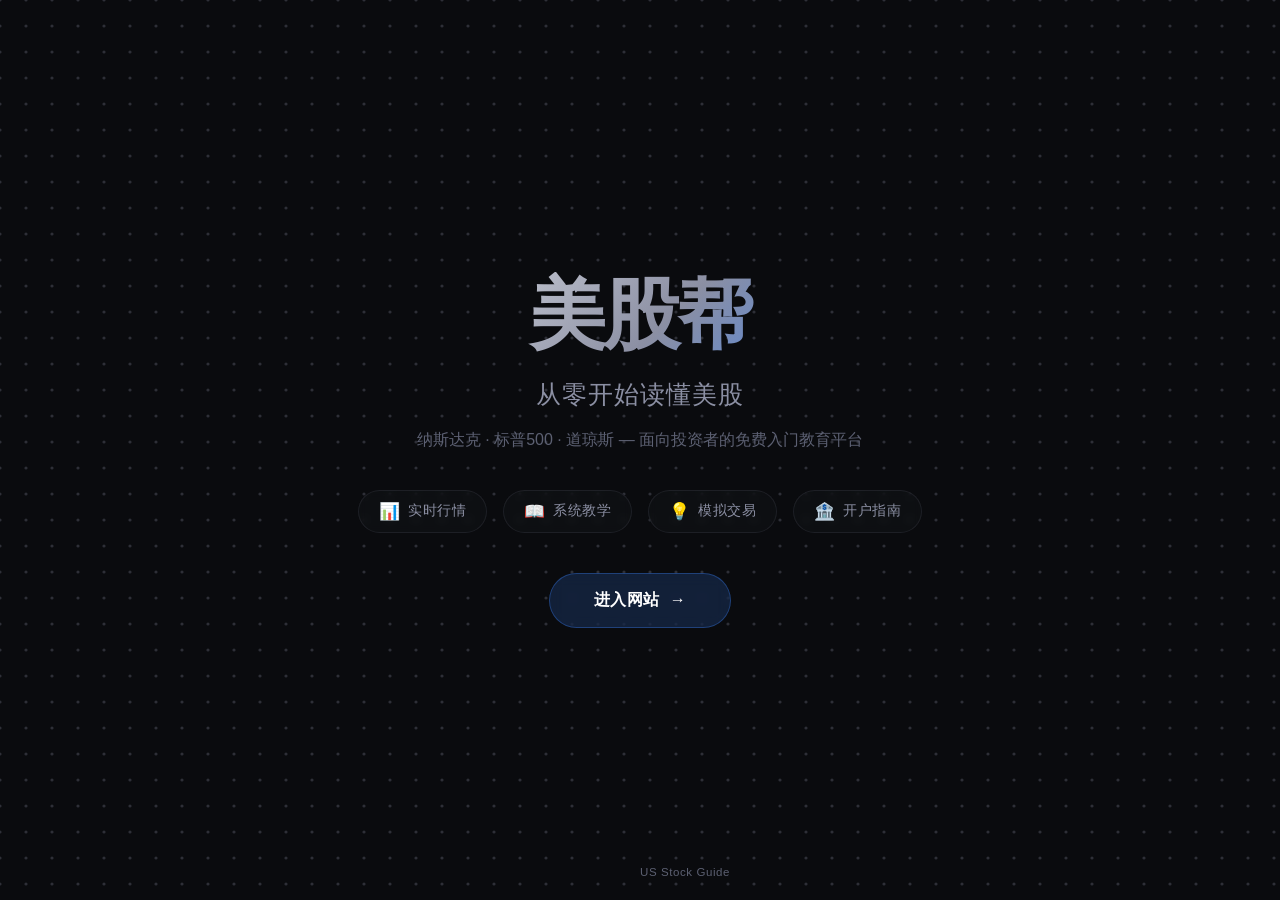
<file: index.html>
<!DOCTYPE html>
<html lang="zh-CN">
<head>
  <meta charset="UTF-8">
  <meta name="viewport" content="width=device-width, initial-scale=1.0">
  <title>美股帮 — 从零开始读懂美股</title>
  <meta name="description" content="美股帮 (US Stock Guide) — 面向投资者的免费美股入门教育平台。从零开始学习美股投资，看懂K线图，掌握三大指数。">
  <meta name="keywords" content="美股,股票入门,纳斯达克,标普500,道琼斯,投资教程,ETF,新手投资">
  <meta property="og:title" content="美股帮 — 从零开始读懂美股">
  <meta property="og:description" content="面向投资者的免费美股入门教育平台。">
  <meta property="og:type" content="website">
  <meta name="google-site-verification" content="JgHGYCvbNSsVMTZk3H5U0Vl1z8DToAmQC4fjaF1znJ8" />
  <!-- Google AdSense -->
  <script async src="https://pagead2.googlesyndication.com/pagead/js/adsbygoogle.js?client=ca-pub-2596520613460726" crossorigin="anonymous"></script>
  <!-- PropellerAds Native Banner -->
  <script async="async" data-cfasync="false" src="https://pl29511778.effectivecpmnetwork.com/4834d9760d1434a067c4bfadfdc6c3fa/invoke.js"></script>
  <style>
    :root {
      --bg: #0a0b0e;
      --text: #e4e7ec;
      --text-secondary: #8b8fa3;
      --accent: #3b82f6;
      --accent-dim: rgba(59,130,246,0.12);
      --transition: 0.25s cubic-bezier(0.4,0,0.2,1);
    }

    * { margin: 0; padding: 0; box-sizing: border-box; }

    body {
      font-family: -apple-system, BlinkMacSystemFont, "SF Pro Display", "Segoe UI", "Noto Sans SC", sans-serif;
      background: var(--bg);
      color: var(--text);
      height: 100vh;
      width: 100vw;
      overflow: hidden;
      -webkit-font-smoothing: antialiased;
      cursor: default;
    }

    canvas {
      position: fixed;
      inset: 0;
      z-index: 0;
    }

    /* ===== 内容层 ===== */
    .overlay {
      position: fixed;
      inset: 0;
      z-index: 1;
      display: flex;
      flex-direction: column;
      align-items: center;
      justify-content: center;
      pointer-events: none;
    }

    .brand {
      text-align: center;
      opacity: 0;
      animation: fadeUp 1.2s cubic-bezier(0.4,0,0.2,1) 0.3s forwards;
    }

    @keyframes fadeUp {
      from { opacity: 0; transform: translateY(24px); }
      to   { opacity: 1; transform: translateY(0); }
    }

    .brand h1 {
      font-size: clamp(3.6rem, 6vw, 5.6rem);
      font-weight: 800;
      letter-spacing: -0.04em;
      background: linear-gradient(135deg, #e4e7ec 0%, #8b8fa3 55%, #3b82f6 100%);
      -webkit-background-clip: text;
      -webkit-text-fill-color: transparent;
      background-clip: text;
      line-height: 1.1;
    }

    .brand .tagline {
      margin-top: 18px;
      font-size: clamp(1.2rem, 2vw, 1.55rem);
      color: var(--text-secondary);
      font-weight: 400;
      letter-spacing: 0.04em;
      line-height: 1.6;
    }

    .brand .desc {
      margin-top: 12px;
      font-size: clamp(0.88rem, 1.3vw, 1rem);
      color: #5c6072;
      line-height: 1.7;
      max-width: 460px;
      margin-left: auto;
      margin-right: auto;
    }

    /* ===== 特性标签 ===== */
    .features {
      display: flex;
      gap: 16px;
      justify-content: center;
      flex-wrap: wrap;
      margin-top: 36px;
      opacity: 0;
      animation: fadeUp 1s cubic-bezier(0.4,0,0.2,1) 0.5s forwards;
    }

    .feature {
      display: flex;
      align-items: center;
      gap: 8px;
      padding: 10px 20px;
      border: 1px solid rgba(139,143,163,0.13);
      border-radius: 24px;
      font-size: 0.85rem;
      color: var(--text-secondary);
      background: rgba(24,27,32,0.3);
      backdrop-filter: blur(4px);
      letter-spacing: 0.03em;
      transition: all var(--transition);
    }

    .feature .fi {
      font-size: 1.05rem;
    }

    /* ===== 按钮 ===== */
    .cta-btn {
      margin-top: 40px;
      pointer-events: auto;
      opacity: 0;
      animation: fadeUp 0.9s cubic-bezier(0.4,0,0.2,1) 0.7s forwards;
    }

    .cta-btn a {
      display: inline-flex;
      align-items: center;
      gap: 10px;
      padding: 16px 44px;
      border: 1px solid rgba(59,130,246,0.35);
      border-radius: 40px;
      color: #fff;
      font-size: 1rem;
      font-weight: 600;
      text-decoration: none;
      letter-spacing: 0.03em;
      background: rgba(59,130,246,0.18);
      backdrop-filter: blur(8px);
      transition: all var(--transition);
    }

    .cta-btn a:hover {
      background: rgba(59,130,246,0.32);
      border-color: var(--accent);
      box-shadow: 0 0 28px rgba(59,130,246,0.25);
      transform: scale(1.04);
    }

    .cta-btn a .arrow {
      display: inline-block;
      transition: transform var(--transition);
    }

    .cta-btn a:hover .arrow {
      transform: translateX(5px);
    }

    /* ===== 底部 ===== */
    .footer-note {
      position: absolute;
      bottom: 22px;
      left: 50%;
      transform: translateX(-50%);
      font-size: 0.72rem;
      color: #5c6072;
      letter-spacing: 0.05em;
      opacity: 0;
      animation: fadeUp 1s cubic-bezier(0.4,0,0.2,1) 1.1s forwards;
    }
  </style>
</head>
<body>

  <canvas id="dotCanvas"></canvas>

  <div class="overlay">
    <div class="brand">
      <h1>美股帮</h1>
      <p class="tagline">从零开始读懂美股</p>
      <p class="desc">纳斯达克 · 标普500 · 道琼斯 — 面向投资者的免费入门教育平台</p>
      <div class="features">
        <span class="feature"><span class="fi">📊</span> 实时行情</span>
        <span class="feature"><span class="fi">📖</span> 系统教学</span>
        <span class="feature"><span class="fi">💡</span> 模拟交易</span>
        <span class="feature"><span class="fi">🏦</span> 开户指南</span>
      </div>
    </div>

    <div class="cta-btn">
      <a href="home.html">
        进入网站
        <span class="arrow">→</span>
      </a>
    </div>

    <div class="footer-note">US Stock Guide</div>
  </div>

  <script>
    (function() {
      var canvas = document.getElementById('dotCanvas');
      var ctx = canvas.getContext('2d');

      /* ==================== 参数 ==================== */
      var SPACING   = 26;        // 网格间距
      var DOT_R     = 1.6;       // 静止点半径
      var DOT_R_MAX = 4.8;       // 激活最大半径
      var MOUSE_R   = 140;       // 鼠标影响半径
      var DAMPING   = 0.06;      // 位移衰减速度
      var MOTION_F  = 0.35;      // 鼠标吸引力强度
      var ACCENT    = '#3b82f6';
      var ACCENT_DIM = 'rgba(59,130,246,0.16)';

      /* ==================== 状态 ==================== */
      var mouse = { x: -9999, y: -9999 };
      var cols = 0, rows = 0;
      var dots = [];

      /* ==================== 缓动函数 ==================== */
      function easeOutCubic(t) { return 1 - Math.pow(1 - t, 3); }
      function easeOutExpo(t) { return t === 1 ? 1 : 1 - Math.pow(2, -10 * t); }

      /* ==================== 初始化 ==================== */
      function resize() {
        canvas.width  = window.innerWidth;
        canvas.height = window.innerHeight;
        cols = Math.ceil(canvas.width  / SPACING) + 1;
        rows = Math.ceil(canvas.height / SPACING) + 1;
        dots = [];
        for (var r = 0; r < rows; r++) {
          for (var c = 0; c < cols; c++) {
            dots.push({
              bx: c * SPACING,        // 基准 x
              by: r * SPACING,        // 基准 y
              ox: 0,                  // 偏移 x
              oy: 0,                  // 偏移 y
              radius: DOT_R,
              targetRadius: DOT_R
            });
          }
        }
      }

      /* ==================== 鼠标追踪 ==================== */
      var rafPending = false;
      window.addEventListener('mousemove', function(e) {
        mouse.x = e.clientX;
        mouse.y = e.clientY;
        if (!rafPending) {
          rafPending = true;
          requestAnimationFrame(function() { rafPending = false; });
        }
      });

      window.addEventListener('mouseleave', function() {
        mouse.x = -9999;
        mouse.y = -9999;
      });

      /* ==================== 触摸支持 ==================== */
      window.addEventListener('touchmove', function(e) {
        mouse.x = e.touches[0].clientX;
        mouse.y = e.touches[0].clientY;
        if (!rafPending) {
          rafPending = true;
          requestAnimationFrame(function() { rafPending = false; });
        }
      }, { passive: true });

      window.addEventListener('touchend', function() {
        mouse.x = -9999;
        mouse.y = -9999;
      });

      /* ==================== 动画循环 ==================== */
      function tick() {
        var mx = mouse.x;
        var my = mouse.y;
        var mr = MOUSE_R;

        for (var i = 0; i < dots.length; i++) {
          var d = dots[i];

          // 计算到鼠标的距离
          var dx = mx - d.bx;
          var dy = my - d.by;
          var dist = Math.sqrt(dx * dx + dy * dy);

          if (dist < mr) {
            // 在影响范围内：计算力度（越近越强）
            var t = 1 - dist / mr;
            var force = easeOutExpo(t);
            var angle = Math.atan2(dy, dx);

            // 目标偏移：点向鼠标方向轻微位移
            d.ox += (Math.cos(angle) * force * MOTION_F * 14 - d.ox) * 0.28;
            d.oy += (Math.sin(angle) * force * MOTION_F * 14 - d.oy) * 0.28;

            // 目标半径：随力度增大
            d.targetRadius = DOT_R + (DOT_R_MAX - DOT_R) * force;
          } else {
            // 范围外：回弹
            d.ox += (0 - d.ox) * DAMPING;
            d.oy += (0 - d.oy) * DAMPING;
            d.targetRadius += (DOT_R - d.targetRadius) * 0.12;
          }

          // 半径平滑过渡
          d.radius += (d.targetRadius - d.radius) * 0.18;
        }

        draw();
        requestAnimationFrame(tick);
      }

      /* ==================== 绘制 ==================== */
      function draw() {
        ctx.clearRect(0, 0, canvas.width, canvas.height);

        for (var i = 0; i < dots.length; i++) {
          var d = dots[i];
          var x = d.bx + d.ox;
          var y = d.by + d.oy;
          var r = d.radius;

          // 跳过屏幕外的点
          if (x < -SPACING || x > canvas.width  + SPACING ||
              y < -SPACING || y > canvas.height + SPACING) continue;

          // 颜色：根据激活程度在灰色和蓝色之间插值
          var t = (r - DOT_R) / (DOT_R_MAX - DOT_R + 0.01);
          t = Math.min(Math.max(t, 0), 1);

          ctx.beginPath();
          ctx.arc(x, y, r, 0, Math.PI * 2);
          ctx.fillStyle = t > 0.05
            ? 'rgba(59,130,246,' + (0.18 + t * 0.62).toFixed(2) + ')'
            : 'rgba(139,143,163,0.28)';
          ctx.fill();
        }
      }

      /* ==================== 启动 ==================== */
      resize();
      tick();
      window.addEventListener('resize', resize);
    })();
  </script>

</body>
</html>
</file>
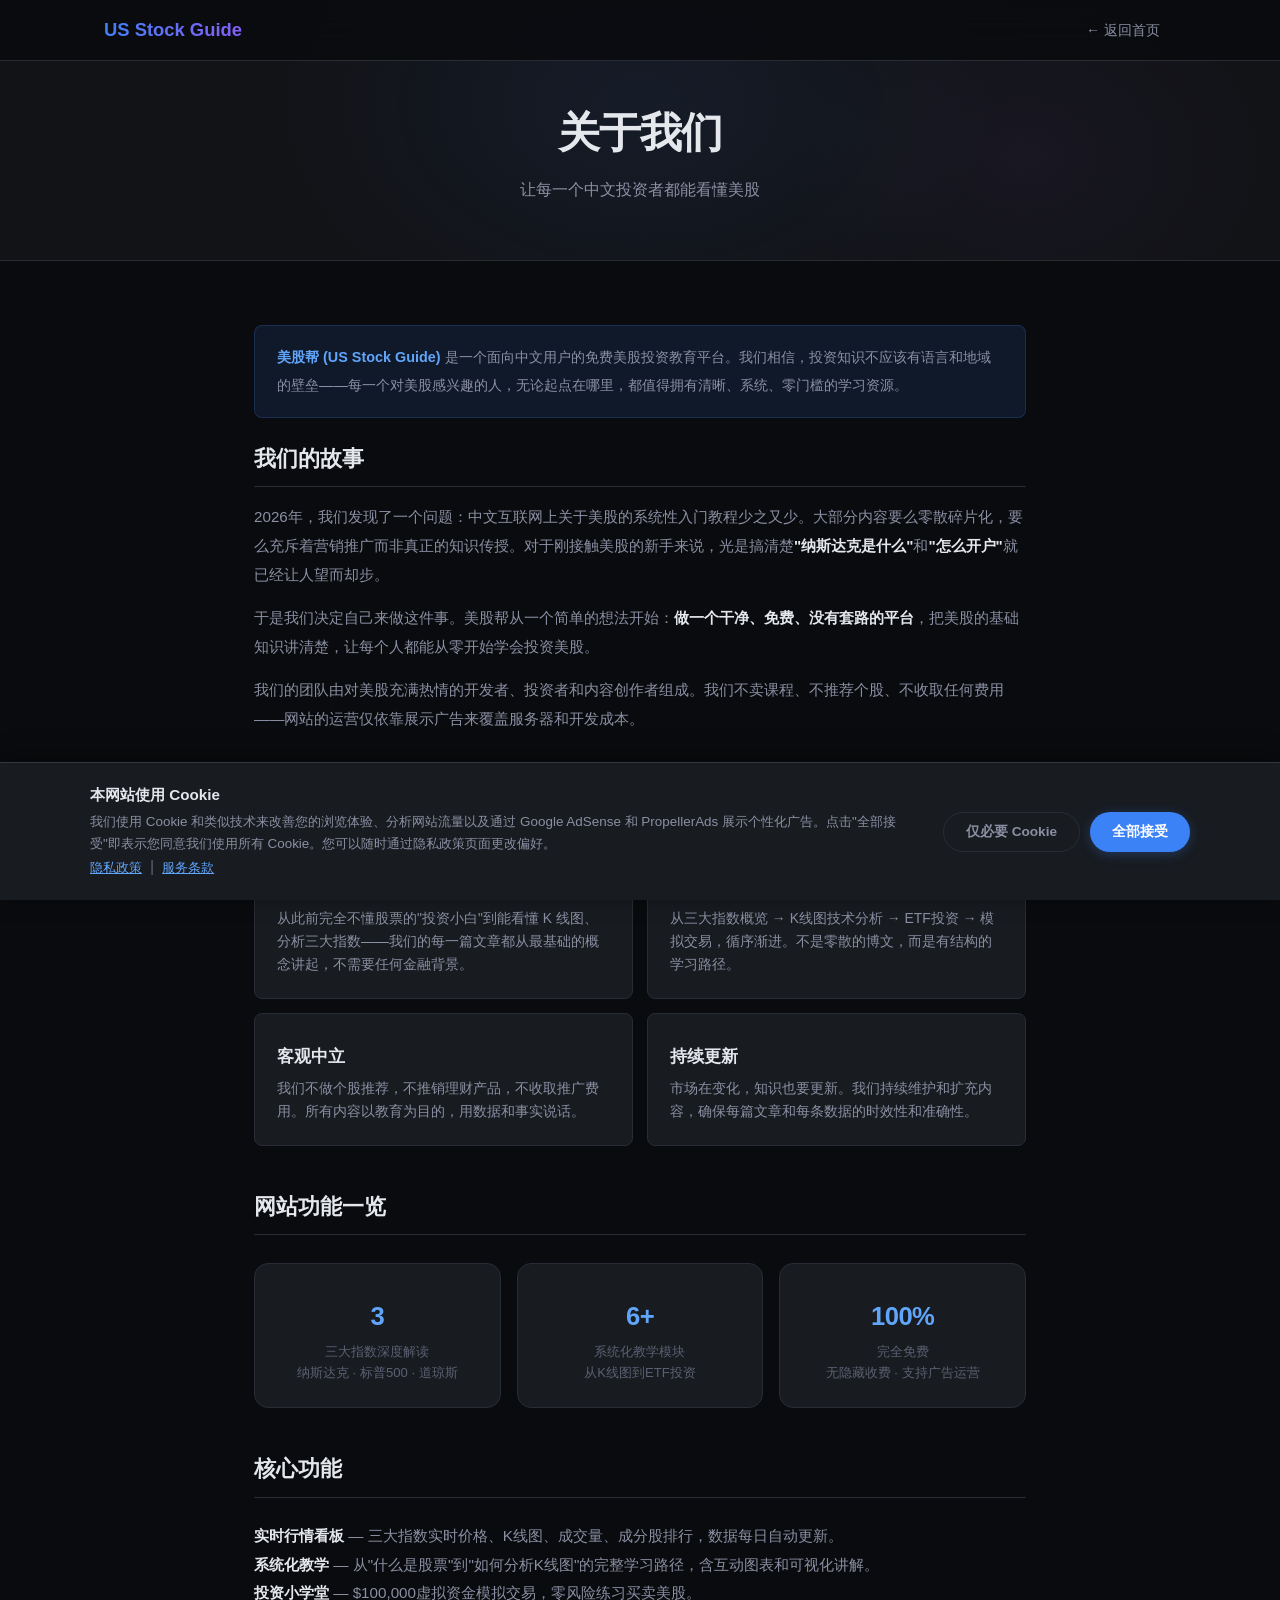
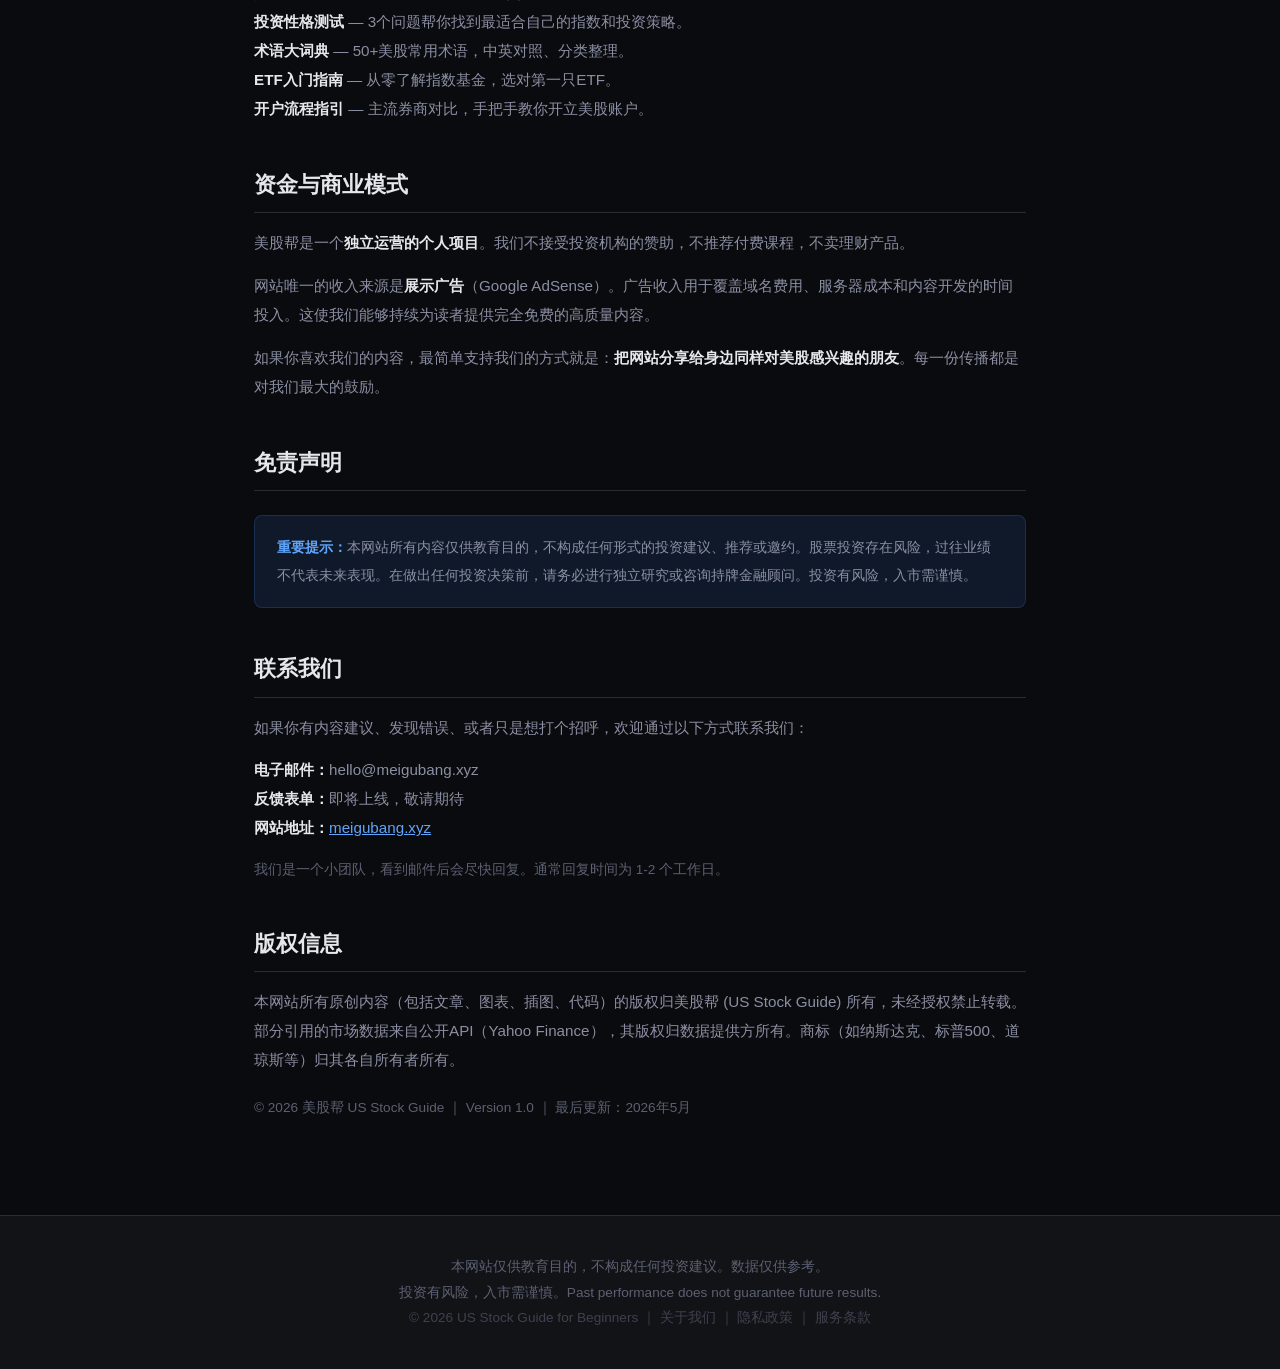
<file: about.html>
<!DOCTYPE html>
<html lang="zh-CN">
<head>
  <meta charset="UTF-8">
  <meta name="viewport" content="width=device-width, initial-scale=1.0">
  <title>关于我们 — 美股帮 (US Stock Guide)</title>
  <meta name="description" content="关于美股帮 — 面向中文投资者的免费美股入门教育平台。我们的使命、团队与联系方式。">
  <link rel="stylesheet" href="styles.css">
  <!-- Google AdSense -->
  <script async src="https://pagead2.googlesyndication.com/pagead/js/adsbygoogle.js?client=ca-pub-2596520613460726" crossorigin="anonymous"></script>
  <!-- PropellerAds Native Banner -->
  <script async="async" data-cfasync="false" src="https://pl29511778.effectivecpmnetwork.com/4834d9760d1434a067c4bfadfdc6c3fa/invoke.js"></script>
    <style>
    .about-page{background:var(--bg);min-height:100vh}
    .about-hero{text-align:center;padding:100px 24px 48px;background:var(--bg-surface);border-bottom:1px solid var(--border);position:relative;overflow:hidden}
    .about-hero::before{content:"";position:absolute;inset:0;background:radial-gradient(ellipse 600px 400px at 50% 40%,rgba(59,130,246,0.08) 0%,transparent 60%),radial-gradient(ellipse 400px 300px at 80% 60%,rgba(139,92,246,0.05) 0%,transparent 60%);pointer-events:none}
    .about-hero h1{font-size:clamp(1.8rem,4vw,2.6rem);font-weight:800;color:var(--text);letter-spacing:-0.02em;position:relative;z-index:1}
    .about-hero .hero-subtitle{color:var(--text-secondary);font-size:1rem;margin-top:10px;position:relative;z-index:1}
    .about-body{max-width:820px;margin:0 auto;padding:40px 24px 80px}
    .about-body h2{font-size:1.35rem;font-weight:700;color:var(--text);margin:44px 0 16px;padding-bottom:10px;border-bottom:1px solid var(--border)}
    .about-body h2:first-of-type{margin-top:0}
    .about-body h3{font-size:1.1rem;font-weight:600;color:var(--text);margin:24px 0 10px}
    .about-body p{font-size:0.95rem;color:var(--text-secondary);line-height:1.9;margin-bottom:14px}
    .about-body strong{color:var(--text)}
    .about-body a{color:var(--accent-hover);text-decoration:underline}
    .about-callout{background:var(--accent-dim);border:1px solid rgba(59,130,246,0.2);border-radius:var(--radius-sm);padding:18px 22px;margin:24px 0}
    .about-callout p{font-size:0.9rem;color:var(--text-secondary);margin:0}
    .about-callout strong{color:var(--accent-hover)}
    .about-stats{display:grid;grid-template-columns:repeat(3,1fr);gap:16px;margin:28px 0}
    .about-stat{background:var(--bg-card);border:1px solid var(--border);border-radius:var(--radius);padding:24px 18px;text-align:center;transition:all var(--transition)}
    .about-stat:hover{border-color:var(--border-light);transform:translateY(-2px);box-shadow:var(--shadow-md)}
    .about-stat .stat-icon{font-size:2rem;display:block;margin-bottom:8px}
    .about-stat .stat-num{font-size:1.6rem;font-weight:800;color:var(--accent-hover);letter-spacing:-0.02em}
    .about-stat .stat-label{font-size:0.82rem;color:var(--text-muted);margin-top:4px}
    .about-values{display:grid;grid-template-columns:repeat(2,1fr);gap:14px;margin:20px 0}
    .about-value{background:var(--bg-card);border:1px solid var(--border);border-radius:var(--radius-sm);padding:22px;transition:all var(--transition)}
    .about-value:hover{border-color:var(--border-light);background:var(--bg-card-hover)}
    .about-value .value-icon{font-size:1.8rem;display:block;margin-bottom:8px}
    .about-value h3{font-size:1.05rem;font-weight:600;color:var(--text);margin:0 0 6px}
    .about-value p{font-size:0.87rem;color:var(--text-secondary);line-height:1.65;margin:0}
    @media (max-width:768px){
      .about-stats{grid-template-columns:1fr;max-width:280px;margin-left:auto;margin-right:auto}
      .about-values{grid-template-columns:1fr}
    }
  </style>
</head>
<body class="about-page">

  <nav class="navbar" id="navbar">
    <div class="nav-container">
      <a href="home.html" class="nav-logo">US Stock Guide</a>
      <ul class="nav-links">
        <li><a href="home.html">← 返回首页</a></li>
      </ul>
    </div>
  </nav>

  <div class="about-hero">
    <h1>关于我们</h1>
    <p class="hero-subtitle">让每一个中文投资者都能看懂美股</p>
  </div>

  <div class="about-body">

    <div class="about-callout">
      <p><strong>美股帮 (US Stock Guide)</strong> 是一个面向中文用户的免费美股投资教育平台。我们相信，投资知识不应该有语言和地域的壁垒——每一个对美股感兴趣的人，无论起点在哪里，都值得拥有清晰、系统、零门槛的学习资源。</p>
    </div>

    <h2>我们的故事</h2>
    <p>2026年，我们发现了一个问题：中文互联网上关于美股的系统性入门教程少之又少。大部分内容要么零散碎片化，要么充斥着营销推广而非真正的知识传授。对于刚接触美股的新手来说，光是搞清楚<strong>"纳斯达克是什么"</strong>和<strong>"怎么开户"</strong>就已经让人望而却步。</p>
    <p>于是我们决定自己来做这件事。美股帮从一个简单的想法开始：<strong>做一个干净、免费、没有套路的平台</strong>，把美股的基础知识讲清楚，让每个人都能从零开始学会投资美股。</p>
    <p>我们的团队由对美股充满热情的开发者、投资者和内容创作者组成。我们不卖课程、不推荐个股、不收取任何费用——网站的运营仅依靠展示广告来覆盖服务器和开发成本。</p>

    <h2>我们的使命</h2>
    <div class="about-values">
      <div class="about-value">
        <span class="value-icon"></span>
        <h3>零门槛入门</h3>
        <p>从此前完全不懂股票的"投资小白"到能看懂 K 线图、分析三大指数——我们的每一篇文章都从最基础的概念讲起，不需要任何金融背景。</p>
      </div>
      <div class="about-value">
        <span class="value-icon"></span>
        <h3>系统化知识体系</h3>
        <p>从三大指数概览 → K线图技术分析 → ETF投资 → 模拟交易，循序渐进。不是零散的博文，而是有结构的学习路径。</p>
      </div>
      <div class="about-value">
        <span class="value-icon"></span>
        <h3>客观中立</h3>
        <p>我们不做个股推荐，不推销理财产品，不收取推广费用。所有内容以教育为目的，用数据和事实说话。</p>
      </div>
      <div class="about-value">
        <span class="value-icon"></span>
        <h3>持续更新</h3>
        <p>市场在变化，知识也要更新。我们持续维护和扩充内容，确保每篇文章和每条数据的时效性和准确性。</p>
      </div>
    </div>

    <h2>网站功能一览</h2>
    <div class="about-stats">
      <div class="about-stat">
        <span class="stat-icon"></span>
        <div class="stat-num">3</div>
        <div class="stat-label">三大指数深度解读<br>纳斯达克 · 标普500 · 道琼斯</div>
      </div>
      <div class="about-stat">
        <span class="stat-icon"></span>
        <div class="stat-num">6+</div>
        <div class="stat-label">系统化教学模块<br>从K线图到ETF投资</div>
      </div>
      <div class="about-stat">
        <span class="stat-icon"></span>
        <div class="stat-num">100%</div>
        <div class="stat-label">完全免费<br>无隐藏收费 · 支持广告运营</div>
      </div>
    </div>

    <h2>核心功能</h2>
    <!-- PropellerAds Native Banner Ad -->
    <div id="container-4834d9760d1434a067c4bfadfdc6c3fa" style="max-width:100%;margin:24px auto;"></div>
    <p>
      <strong>实时行情看板</strong> — 三大指数实时价格、K线图、成交量、成分股排行，数据每日自动更新。<br>
      <strong>系统化教学</strong> — 从"什么是股票"到"如何分析K线图"的完整学习路径，含互动图表和可视化讲解。<br>
      <strong>投资小学堂</strong> — $100,000虚拟资金模拟交易，零风险练习买卖美股。<br>
      <strong>投资性格测试</strong> — 3个问题帮你找到最适合自己的指数和投资策略。<br>
      <strong>术语大词典</strong> — 50+美股常用术语，中英对照、分类整理。<br>
      <strong>ETF入门指南</strong> — 从零了解指数基金，选对第一只ETF。<br>
      <strong>开户流程指引</strong> — 主流券商对比，手把手教你开立美股账户。
    </p>

    <h2>资金与商业模式</h2>
    <p>美股帮是一个<strong>独立运营的个人项目</strong>。我们不接受投资机构的赞助，不推荐付费课程，不卖理财产品。</p>
    <p>网站唯一的收入来源是<strong>展示广告</strong>（Google AdSense）。广告收入用于覆盖域名费用、服务器成本和内容开发的时间投入。这使我们能够持续为读者提供完全免费的高质量内容。</p>
    <p>如果你喜欢我们的内容，最简单支持我们的方式就是：<strong>把网站分享给身边同样对美股感兴趣的朋友</strong>。每一份传播都是对我们最大的鼓励。</p>

    <h2>免责声明</h2>
    <div class="about-callout">
      <p><strong>重要提示：</strong>本网站所有内容仅供教育目的，不构成任何形式的投资建议、推荐或邀约。股票投资存在风险，过往业绩不代表未来表现。在做出任何投资决策前，请务必进行独立研究或咨询持牌金融顾问。投资有风险，入市需谨慎。</p>
    </div>

    <h2>联系我们</h2>
    <p>如果你有内容建议、发现错误、或者只是想打个招呼，欢迎通过以下方式联系我们：</p>
    <p>
      <strong>电子邮件：</strong>hello@meigubang.xyz<br>
      <strong>反馈表单：</strong>即将上线，敬请期待<br>
      <strong>网站地址：</strong><a href="https://meigubang.xyz">meigubang.xyz</a>
    </p>
    <p style="color:var(--text-muted);font-size:0.85rem;">我们是一个小团队，看到邮件后会尽快回复。通常回复时间为 1-2 个工作日。</p>

    <h2>版权信息</h2>
    <p>本网站所有原创内容（包括文章、图表、插图、代码）的版权归美股帮 (US Stock Guide) 所有，未经授权禁止转载。部分引用的市场数据来自公开API（Yahoo Finance），其版权归数据提供方所有。商标（如纳斯达克、标普500、道琼斯等）归其各自所有者所有。</p>
    <p style="margin-top:20px;font-size:0.85rem;color:var(--text-muted);">© 2026 美股帮 US Stock Guide ｜ Version 1.0 ｜ 最后更新：2026年5月</p>

  </div>

  <footer class="footer">
    <div class="container">
      <p>本网站仅供教育目的，不构成任何投资建议。数据仅供参考。</p>
      <p>投资有风险，入市需谨慎。Past performance does not guarantee future results.</p>
      <p class="footer-copy">© 2026 US Stock Guide for Beginners ｜ <a href="about.html" style="color:var(--text-muted)">关于我们</a> ｜ <a href="privacy.html" style="color:var(--text-muted)">隐私政策</a> ｜ <a href="terms.html" style="color:var(--text-muted)">服务条款</a></p>
    </div>
  </footer>

  <script src="script.js"></script>
  <script src="cookie-banner.js"></script>
</body>
</html>
</file>
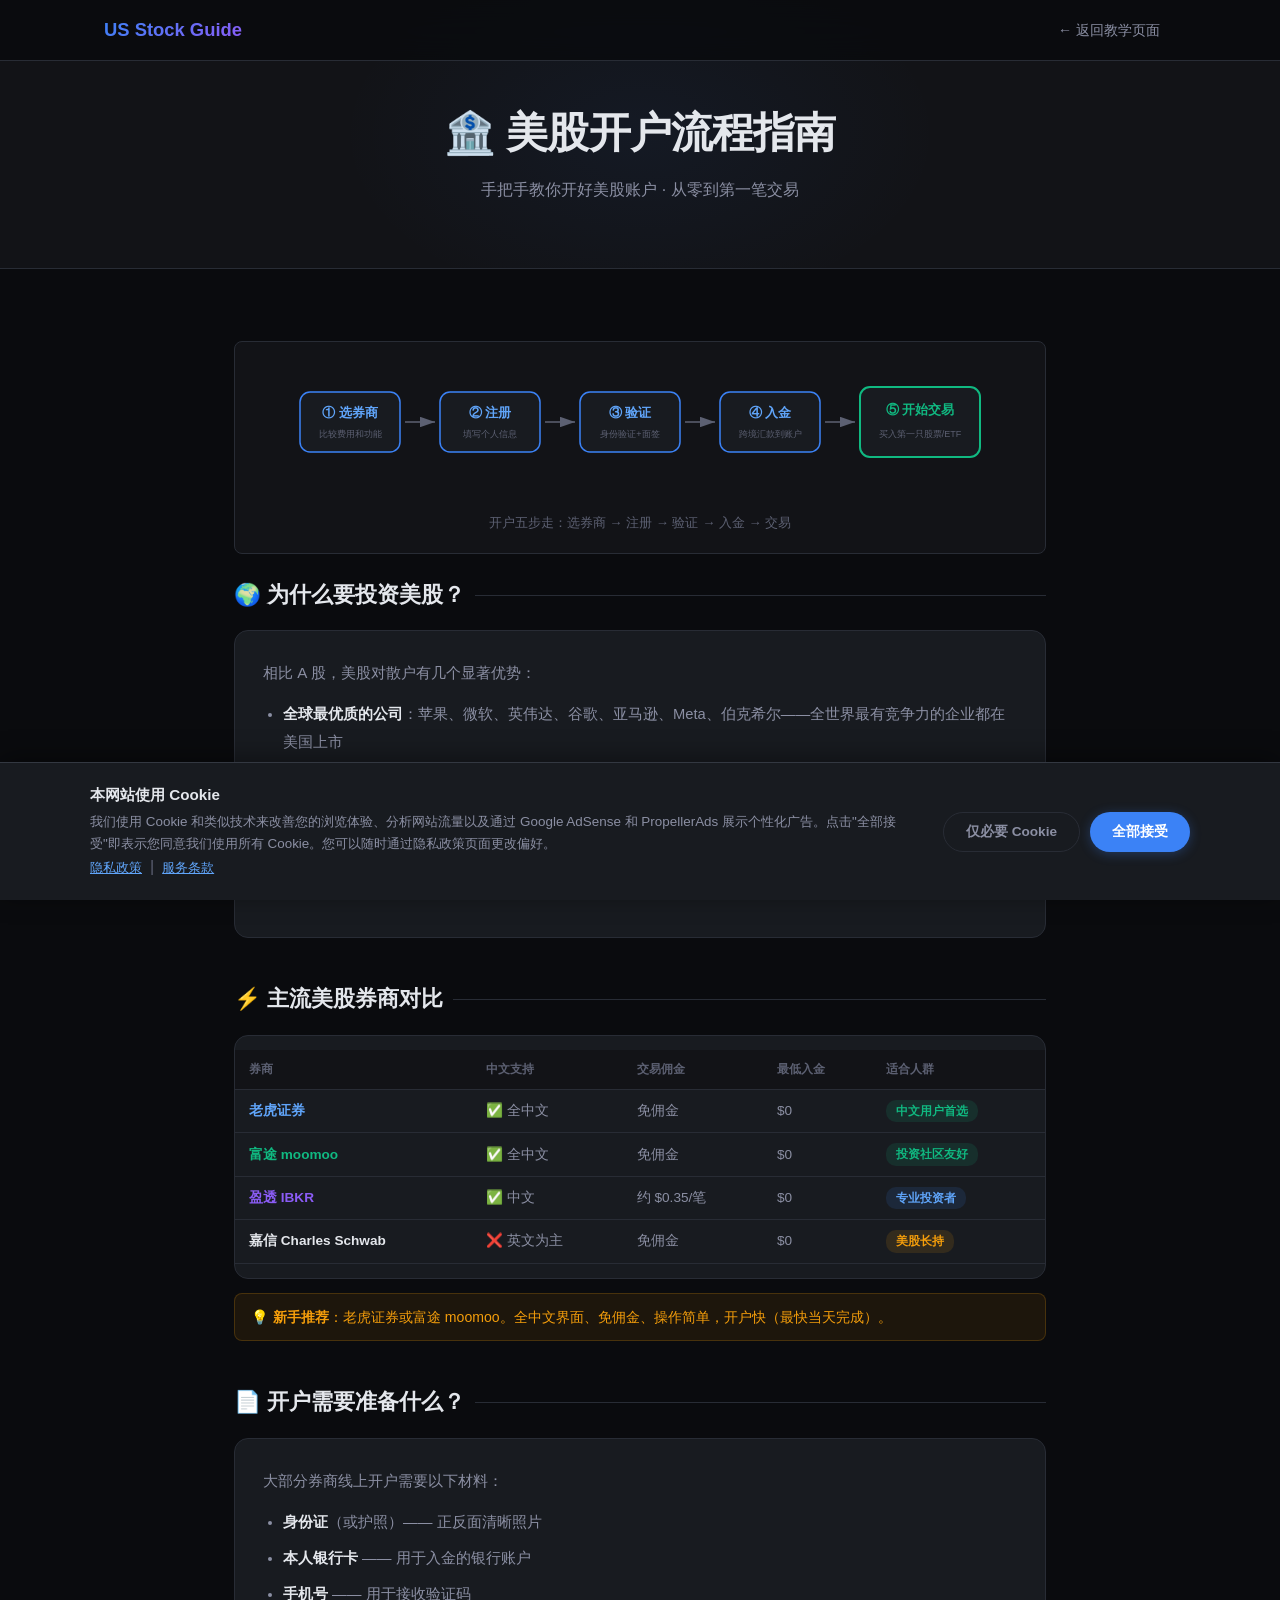
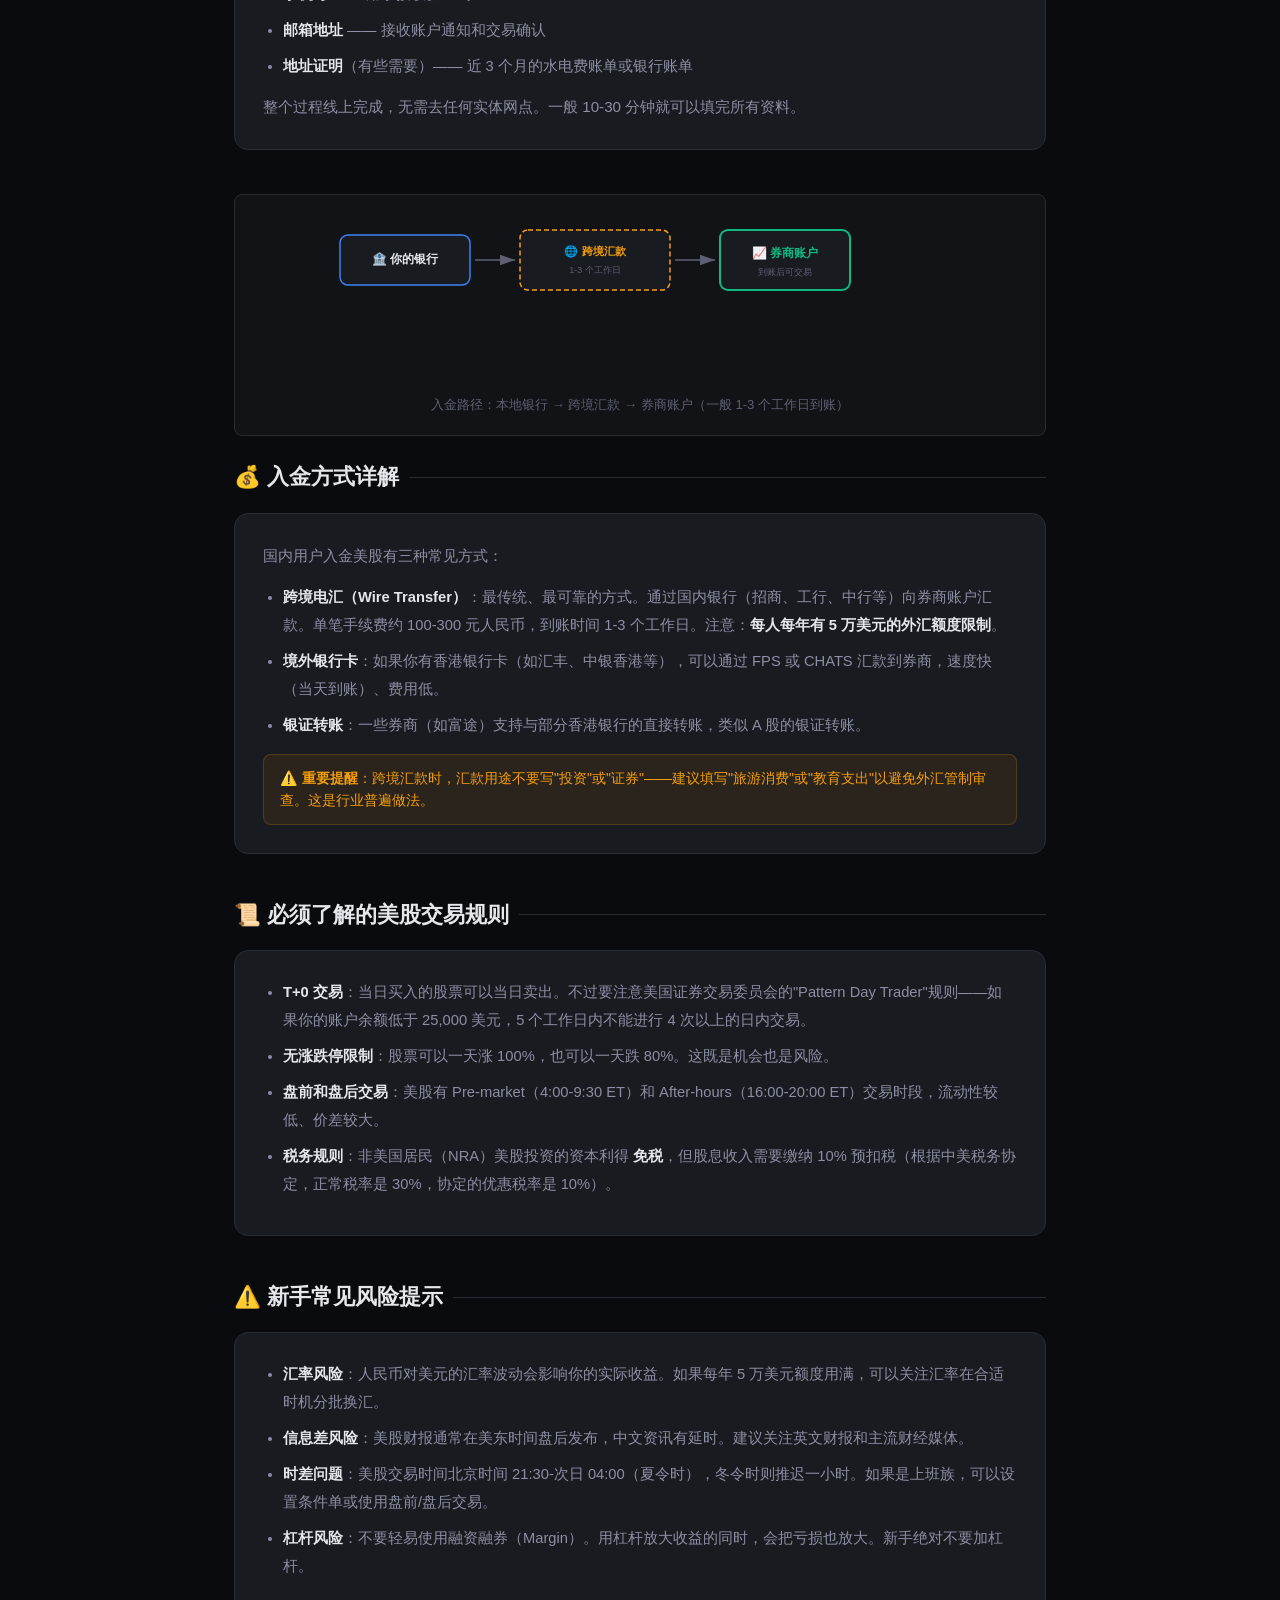
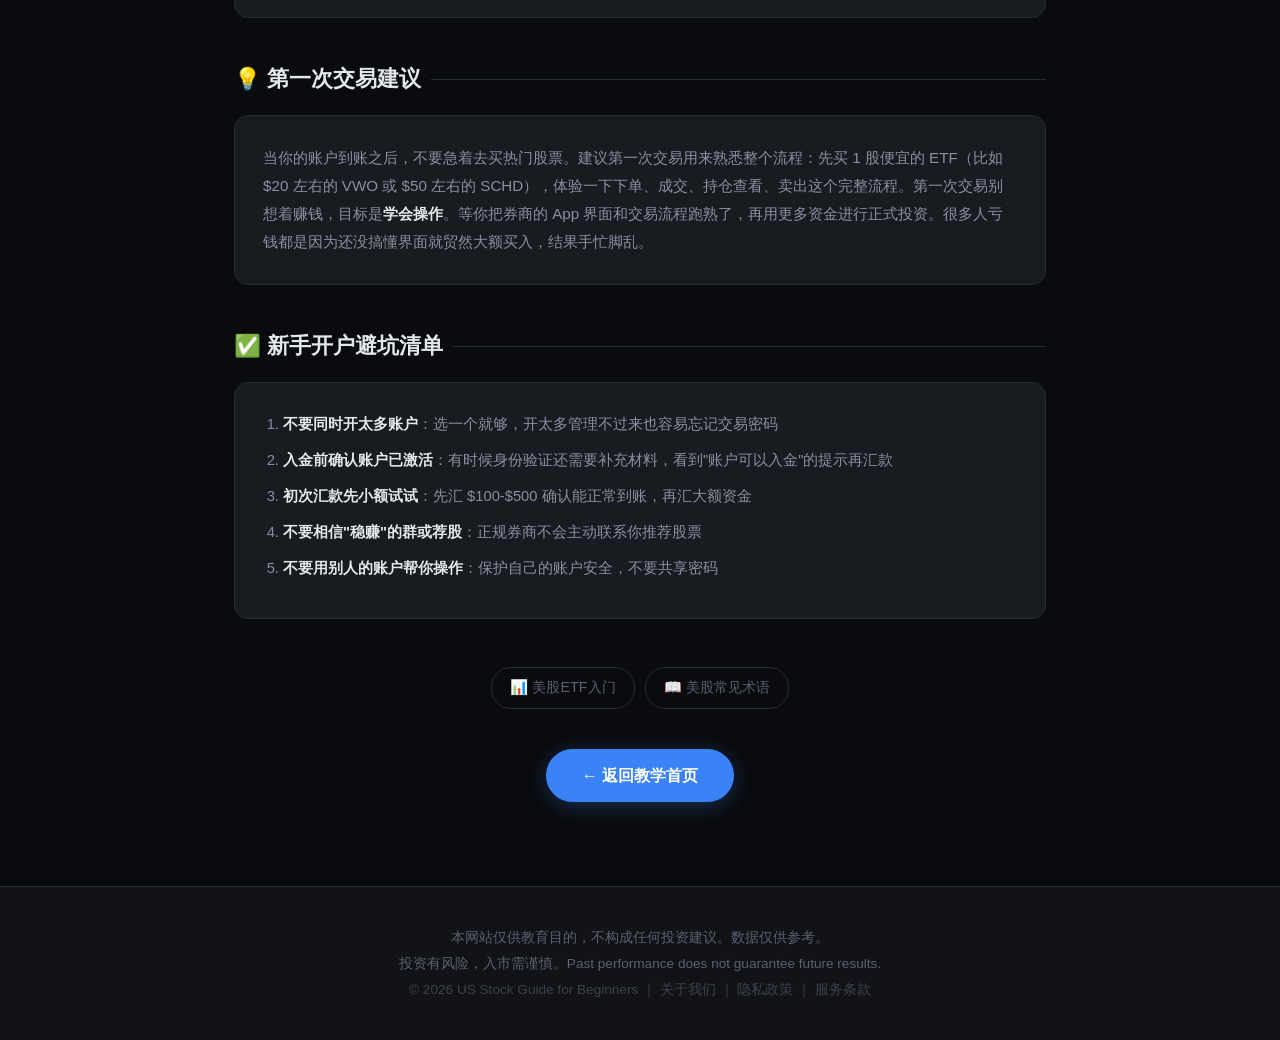
<file: account-guide.html>
<!DOCTYPE html>
<html lang="zh-CN">
<head>
  <meta charset="UTF-8">
  <meta name="viewport" content="width=device-width, initial-scale=1.0">
  <title>美股开户流程指南 — 手把手教你开美股账户</title>
  <meta name="description" content="美股开户详细流程：券商选择对比、开户所需材料、线上开户步骤、入金方式、交易规则和税费。从入门到实战，一篇就够了。">
  <link rel="stylesheet" href="styles.css">
  <!-- Google AdSense -->
  <script async src="https://pagead2.googlesyndication.com/pagead/js/adsbygoogle.js?client=ca-pub-2596520613460726" crossorigin="anonymous"></script>
  <!-- PropellerAds Native Banner -->
  <script async="async" data-cfasync="false" src="https://pl29511778.effectivecpmnetwork.com/4834d9760d1434a067c4bfadfdc6c3fa/invoke.js"></script>
    <style>
    .broker-card { background:var(--bg-card); border:1px solid var(--border); border-radius:var(--radius); padding:22px; margin-bottom:14px; transition:border-color var(--transition); }
    .broker-card:hover { border-color:var(--border-light); }
    .broker-card h4 { font-size:1.05rem; font-weight:600; color:var(--text); margin-bottom:6px; }
    .broker-card .broker-tags { display:flex; gap:6px; flex-wrap:wrap; margin-bottom:8px; }
    .broker-card p { font-size:0.9rem; color:var(--text-secondary); line-height:1.7; }
    .step-box { display:flex; gap:16px; align-items:flex-start; margin-bottom:18px; background:var(--bg-surface); border:1px solid var(--border); border-radius:var(--radius-sm); padding:18px 20px; }
    .step-num { width:34px; height:34px; border-radius:50%; background:linear-gradient(135deg,var(--accent),var(--purple)); color:#fff; display:flex; align-items:center; justify-content:center; font-weight:700; font-size:0.95rem; flex-shrink:0; }
    .step-body { flex:1; }
    .step-body h4 { font-size:0.95rem; font-weight:600; color:var(--text); margin-bottom:4px; }
    .step-body p { font-size:0.85rem; color:var(--text-secondary); line-height:1.65; margin:0; }
    .broker-table { width:100%; border-collapse:collapse; font-size:0.85rem; margin:14px 0; }
    .broker-table th { background:var(--bg-surface); padding:10px 14px; text-align:left; font-weight:600; color:var(--text-muted); border-bottom:1px solid var(--border); font-size:0.75rem; text-transform:uppercase; }
    .broker-table td { padding:10px 14px; border-bottom:1px solid var(--border); color:var(--text-secondary); }
    .broker-table tr:hover td { background:var(--bg-card-hover); }
    .broker-rec { display:inline-block; padding:2px 10px; border-radius:10px; font-size:0.72rem; font-weight:600; }
    .broker-rec.green { background:rgba(16,185,129,0.12); color:var(--green); }
    .broker-rec.blue { background:rgba(59,130,246,0.12); color:var(--accent-hover); }
    .broker-rec.yellow { background:rgba(245,158,11,0.12); color:var(--yellow); }
  </style>
</head>
<body class="teaching-page">

  <nav class="navbar" id="navbar">
    <div class="nav-container">
      <a href="learn.html" class="nav-logo">US Stock Guide</a>
      <ul class="nav-links">
        <li><a href="learn.html">← 返回教学页面</a></li>
      </ul>
      <button class="nav-toggle" id="navToggle" aria-label="菜单">☰</button>
    </div>
  </nav>

  <header class="teaching-hero">
    <h1>🏦 美股开户流程指南</h1>
    <p class="hero-subtitle">手把手教你开好美股账户 · 从零到第一笔交易</p>
  </header>

  <div class="teaching-body">

    <!-- SVG: 开户全流程概览 -->
    <div class="visual-chart">
      <svg viewBox="0 0 720 130" xmlns="http://www.w3.org/2000/svg" style="max-width:720px;">
        <defs>
          <marker id="arr" markerWidth="10" markerHeight="7" refX="10" refY="3.5" orient="auto"><polygon points="0 0,10 3.5,0 7" fill="var(--text-muted)"/></marker>
        </defs>
        <!-- 步骤1 -->
        <rect x="20" y="30" width="100" height="60" rx="10" fill="var(--bg-card)" stroke="var(--accent)" stroke-width="1.5"/>
        <text x="70" y="55" text-anchor="middle" fill="var(--accent-hover)" font-size="13" font-weight="700">① 选券商</text>
        <text x="70" y="75" text-anchor="middle" fill="var(--text-muted)" font-size="9">比较费用和功能</text>
        <!-- 箭头 -->
        <line x1="125" y1="60" x2="155" y2="60" stroke="var(--text-muted)" stroke-width="1.5" marker-end="url(#arr)"/>
        <!-- 步骤2 -->
        <rect x="160" y="30" width="100" height="60" rx="10" fill="var(--bg-card)" stroke="var(--accent)" stroke-width="1.5"/>
        <text x="210" y="55" text-anchor="middle" fill="var(--accent-hover)" font-size="13" font-weight="700">② 注册</text>
        <text x="210" y="75" text-anchor="middle" fill="var(--text-muted)" font-size="9">填写个人信息</text>
        <line x1="265" y1="60" x2="295" y2="60" stroke="var(--text-muted)" stroke-width="1.5" marker-end="url(#arr)"/>
        <!-- 步骤3 -->
        <rect x="300" y="30" width="100" height="60" rx="10" fill="var(--bg-card)" stroke="var(--accent)" stroke-width="1.5"/>
        <text x="350" y="55" text-anchor="middle" fill="var(--accent-hover)" font-size="13" font-weight="700">③ 验证</text>
        <text x="350" y="75" text-anchor="middle" fill="var(--text-muted)" font-size="9">身份验证+面签</text>
        <line x1="405" y1="60" x2="435" y2="60" stroke="var(--text-muted)" stroke-width="1.5" marker-end="url(#arr)"/>
        <!-- 步骤4 -->
        <rect x="440" y="30" width="100" height="60" rx="10" fill="var(--bg-card)" stroke="var(--accent)" stroke-width="1.5"/>
        <text x="490" y="55" text-anchor="middle" fill="var(--accent-hover)" font-size="13" font-weight="700">④ 入金</text>
        <text x="490" y="75" text-anchor="middle" fill="var(--text-muted)" font-size="9">跨境汇款到账户</text>
        <line x1="545" y1="60" x2="575" y2="60" stroke="var(--text-muted)" stroke-width="1.5" marker-end="url(#arr)"/>
        <!-- 步骤5 -->
        <rect x="580" y="25" width="120" height="70" rx="10" fill="var(--bg-card)" stroke="var(--green)" stroke-width="2"/>
        <text x="640" y="52" text-anchor="middle" fill="var(--green)" font-size="13" font-weight="700">⑤ 开始交易</text>
        <text x="640" y="75" text-anchor="middle" fill="var(--text-muted)" font-size="9">买入第一只股票/ETF</text>
      </svg>
      <div class="visual-chart-caption">开户五步走：选券商 → 注册 → 验证 → 入金 → 交易</div>
    </div>

    <section class="teaching-section">
      <h3>🌍 为什么要投资美股？</h3>
      <div class="teaching-card">
        <p>相比 A 股，美股对散户有几个显著优势：</p>
        <ul class="teaching-list">
          <li><strong>全球最优质的公司</strong>：苹果、微软、英伟达、谷歌、亚马逊、Meta、伯克希尔——全世界最有竞争力的企业都在美国上市</li>
          <li><strong>T+0 交易</strong>：当天买入的股票可以当天卖出（A 股是 T+1），灵活性更高</li>
          <li><strong>没有涨跌停限制</strong>：价格完全由市场决定（但同时也意味着单日可以涨 50% 或跌 50%）</li>
          <li><strong>长期趋势向上</strong>：标普500 近 40 年年化回报约 10%，经历多次危机后每次都创了新高</li>
          <li><strong>ETF 选择丰富</strong>：费用率极低的指数 ETF 让散户能以很低的成本参与市场</li>
        </ul>
      </div>
    </section>

    <section class="teaching-section">
      <h3>⚡ 主流美股券商对比</h3>
      <div class="table-wrapper">
        <table class="broker-table">
          <thead>
            <tr><th>券商</th><th>中文支持</th><th>交易佣金</th><th>最低入金</th><th>适合人群</th></tr>
          </thead>
          <tbody>
            <tr><td><span style="color:var(--accent-hover);font-weight:700;">老虎证券</span></td><td>✅ 全中文</td><td>免佣金</td><td>$0</td><td><span class="broker-rec green">中文用户首选</span></td></tr>
            <tr><td><span style="color:var(--green);font-weight:700;">富途 moomoo</span></td><td>✅ 全中文</td><td>免佣金</td><td>$0</td><td><span class="broker-rec green">投资社区友好</span></td></tr>
            <tr><td><span style="color:var(--purple);font-weight:700;">盈透 IBKR</span></td><td>✅ 中文</td><td>约 $0.35/笔</td><td>$0</td><td><span class="broker-rec blue">专业投资者</span></td></tr>
            <tr><td><span style="color:var(--text);font-weight:700;">嘉信 Charles Schwab</span></td><td>❌ 英文为主</td><td>免佣金</td><td>$0</td><td><span class="broker-rec yellow">美股长持</span></td></tr>
          </tbody>
        </table>
      </div>
      <div class="teaching-tip">
        💡 <strong>新手推荐</strong>：老虎证券或富途 moomoo。全中文界面、免佣金、操作简单，开户快（最快当天完成）。
      </div>
    </section>

    <!-- PropellerAds Native Banner Ad -->
    <div id="container-4834d9760d1434a067c4bfadfdc6c3fa" style="max-width:100%;margin:24px auto;"></div>

    <section class="teaching-section">
      <h3>📄 开户需要准备什么？</h3>
      <div class="teaching-card">
        <p>大部分券商线上开户需要以下材料：</p>
        <ul class="teaching-list">
          <li><strong>身份证</strong>（或护照）—— 正反面清晰照片</li>
          <li><strong>本人银行卡</strong> —— 用于入金的银行账户</li>
          <li><strong>手机号</strong> —— 用于接收验证码</li>
          <li><strong>邮箱地址</strong> —— 接收账户通知和交易确认</li>
          <li><strong>地址证明</strong>（有些需要）—— 近 3 个月的水电费账单或银行账单</li>
        </ul>
        <p style="margin-top:12px;">整个过程线上完成，无需去任何实体网点。一般 10-30 分钟就可以填完所有资料。</p>
      </div>
    </section>

    <!-- SVG: 入金流程图 -->
    <div class="visual-chart">
      <svg viewBox="0 0 660 160" xmlns="http://www.w3.org/2000/svg" style="max-width:660px;">
        <rect x="30" y="20" width="130" height="50" rx="8" fill="var(--bg-card)" stroke="var(--accent)" stroke-width="1.5"/>
        <text x="95" y="48" text-anchor="middle" fill="var(--text)" font-size="12" font-weight="600">🏦 你的银行</text>
        <line x1="165" y1="45" x2="205" y2="45" stroke="var(--text-muted)" stroke-width="1.5" marker-end="url(#arr2)"/>
        <rect x="210" y="15" width="150" height="60" rx="8" fill="var(--bg-card)" stroke="var(--yellow)" stroke-width="1.5" stroke-dasharray="5,3"/>
        <text x="285" y="40" text-anchor="middle" fill="var(--yellow)" font-size="11" font-weight="600">🌐 跨境汇款</text>
        <text x="285" y="58" text-anchor="middle" fill="var(--text-muted)" font-size="9">1-3 个工作日</text>
        <line x1="365" y1="45" x2="405" y2="45" stroke="var(--text-muted)" stroke-width="1.5" marker-end="url(#arr2)"/>
        <rect x="410" y="15" width="130" height="60" rx="8" fill="var(--bg-card)" stroke="var(--green)" stroke-width="2"/>
        <text x="475" y="42" text-anchor="middle" fill="var(--green)" font-size="12" font-weight="700">📈 券商账户</text>
        <text x="475" y="60" text-anchor="middle" fill="var(--text-muted)" font-size="9">到账后可交易</text>
        <defs><marker id="arr2" markerWidth="10" markerHeight="7" refX="10" refY="3.5" orient="auto"><polygon points="0 0,10 3.5,0 7" fill="var(--text-muted)"/></marker></defs>
      </svg>
      <div class="visual-chart-caption">入金路径：本地银行 → 跨境汇款 → 券商账户（一般 1-3 个工作日到账）</div>
    </div>

    <section class="teaching-section">
      <h3>💰 入金方式详解</h3>
      <div class="teaching-card">
        <p>国内用户入金美股有三种常见方式：</p>
        <ul class="teaching-list">
          <li><strong>跨境电汇（Wire Transfer）</strong>：最传统、最可靠的方式。通过国内银行（招商、工行、中行等）向券商账户汇款。单笔手续费约 100-300 元人民币，到账时间 1-3 个工作日。注意：<strong>每人每年有 5 万美元的外汇额度限制</strong>。</li>
          <li><strong>境外银行卡</strong>：如果你有香港银行卡（如汇丰、中银香港等），可以通过 FPS 或 CHATS 汇款到券商，速度快（当天到账）、费用低。</li>
          <li><strong>银证转账</strong>：一些券商（如富途）支持与部分香港银行的直接转账，类似 A 股的银证转账。</li>
        </ul>
        <div class="teaching-tip" style="margin-top:14px;">
          ⚠️ <strong>重要提醒</strong>：跨境汇款时，汇款用途不要写"投资"或"证券"——建议填写"旅游消费"或"教育支出"以避免外汇管制审查。这是行业普遍做法。
        </div>
      </div>
    </section>

    <section class="teaching-section">
      <h3>📜 必须了解的美股交易规则</h3>
      <div class="teaching-card">
        <ul class="teaching-list">
          <li><strong>T+0 交易</strong>：当日买入的股票可以当日卖出。不过要注意美国证券交易委员会的"Pattern Day Trader"规则——如果你的账户余额低于 25,000 美元，5 个工作日内不能进行 4 次以上的日内交易。</li>
          <li><strong>无涨跌停限制</strong>：股票可以一天涨 100%，也可以一天跌 80%。这既是机会也是风险。</li>
          <li><strong>盘前和盘后交易</strong>：美股有 Pre-market（4:00-9:30 ET）和 After-hours（16:00-20:00 ET）交易时段，流动性较低、价差较大。</li>
          <li><strong>税务规则</strong>：非美国居民（NRA）美股投资的资本利得 <strong>免税</strong>，但股息收入需要缴纳 10% 预扣税（根据中美税务协定，正常税率是 30%，协定的优惠税率是 10%）。</li>
        </ul>
      </div>
    </section>

    <section class="teaching-section">
      <h3>⚠️ 新手常见风险提示</h3>
      <div class="teaching-card">
        <ul class="teaching-list">
          <li><strong>汇率风险</strong>：人民币对美元的汇率波动会影响你的实际收益。如果每年 5 万美元额度用满，可以关注汇率在合适时机分批换汇。</li>
          <li><strong>信息差风险</strong>：美股财报通常在美东时间盘后发布，中文资讯有延时。建议关注英文财报和主流财经媒体。</li>
          <li><strong>时差问题</strong>：美股交易时间北京时间 21:30-次日 04:00（夏令时），冬令时则推迟一小时。如果是上班族，可以设置条件单或使用盘前/盘后交易。</li>
          <li><strong>杠杆风险</strong>：不要轻易使用融资融券（Margin）。用杠杆放大收益的同时，会把亏损也放大。新手绝对不要加杠杆。</li>
        </ul>
      </div>
    </section>

    <section class="teaching-section">
      <h3>💡 第一次交易建议</h3>
      <div class="teaching-card">
        <p>当你的账户到账之后，不要急着去买热门股票。建议第一次交易用来熟悉整个流程：先买 1 股便宜的 ETF（比如 $20 左右的 VWO 或 $50 左右的 SCHD），体验一下下单、成交、持仓查看、卖出这个完整流程。第一次交易别想着赚钱，目标是<strong>学会操作</strong>。等你把券商的 App 界面和交易流程跑熟了，再用更多资金进行正式投资。很多人亏钱都是因为还没搞懂界面就贸然大额买入，结果手忙脚乱。</p>
      </div>
    </section>

    <section class="teaching-section">
      <h3>✅ 新手开户避坑清单</h3>
      <div class="teaching-card">
        <ol class="teaching-list">
          <li><strong>不要同时开太多账户</strong>：选一个就够，开太多管理不过来也容易忘记交易密码</li>
          <li><strong>入金前确认账户已激活</strong>：有时候身份验证还需要补充材料，看到"账户可以入金"的提示再汇款</li>
          <li><strong>初次汇款先小额试试</strong>：先汇 $100-$500 确认能正常到账，再汇大额资金</li>
          <li><strong>不要相信"稳赚"的群或荐股</strong>：正规券商不会主动联系你推荐股票</li>
          <li><strong>不要用别人的账户帮你操作</strong>：保护自己的账户安全，不要共享密码</li>
        </ol>
      </div>
    </section>

    <!-- ===== 底部导航 ===== -->
    <div class="teaching-footer">
      <div style="margin-bottom:16px;display:flex;flex-wrap:wrap;gap:10px;justify-content:center;">
        <a href="etf-intro.html" class="btn-back-teaching">📊 美股ETF入门</a>
        <a href="glossary.html" class="btn-back-teaching">📖 美股常见术语</a>
      </div>
      <a href="learn.html" class="btn-primary">← 返回教学首页</a>
    </div>

  </div>

  <footer class="footer">
    <div class="container">
      <p>本网站仅供教育目的，不构成任何投资建议。数据仅供参考。</p>
      <p>投资有风险，入市需谨慎。Past performance does not guarantee future results.</p>
      <p class="footer-copy">&copy; 2026 US Stock Guide for Beginners ｜ <a href="about.html" style="color:var(--text-muted)">关于我们</a> ｜ <a href="privacy.html" style="color:var(--text-muted)">隐私政策</a> ｜ <a href="terms.html" style="color:var(--text-muted)">服务条款</a></p>
    </div>
  </footer>

  <script>
  (function(){var t=document.getElementById('navToggle'),n=document.querySelector('.nav-links');if(t&&n){t.addEventListener('click',function(){n.classList.toggle('open')});n.querySelectorAll('a').forEach(function(l){l.addEventListener('click',function(){n.classList.remove('open')})})}})();
  (function(){var cards=document.querySelectorAll('.teaching-hero h1,.teaching-hero .hero-subtitle,.teaching-section,.teaching-card,.teaching-tip,.visual-chart,.broker-card,.step-box,.pros-cons,.teaching-footer,.btn-primary,.btn-back-teaching');if(cards.length>0&&'IntersectionObserver' in window){var obs=new IntersectionObserver(function(entries){entries.forEach(function(e){if(e.isIntersecting){e.target.classList.add('revealed');obs.unobserve(e.target)}})},{threshold:0.08,rootMargin:'0px 0px -30px 0px'});cards.forEach(function(c,i){c.classList.add('anim-in');c.style.transitionDelay=(i%3)*0.08+'s';obs.observe(c)})}})();
  </script>
  <script src="cookie-banner.js"></script>
</body>
</html>
</file>
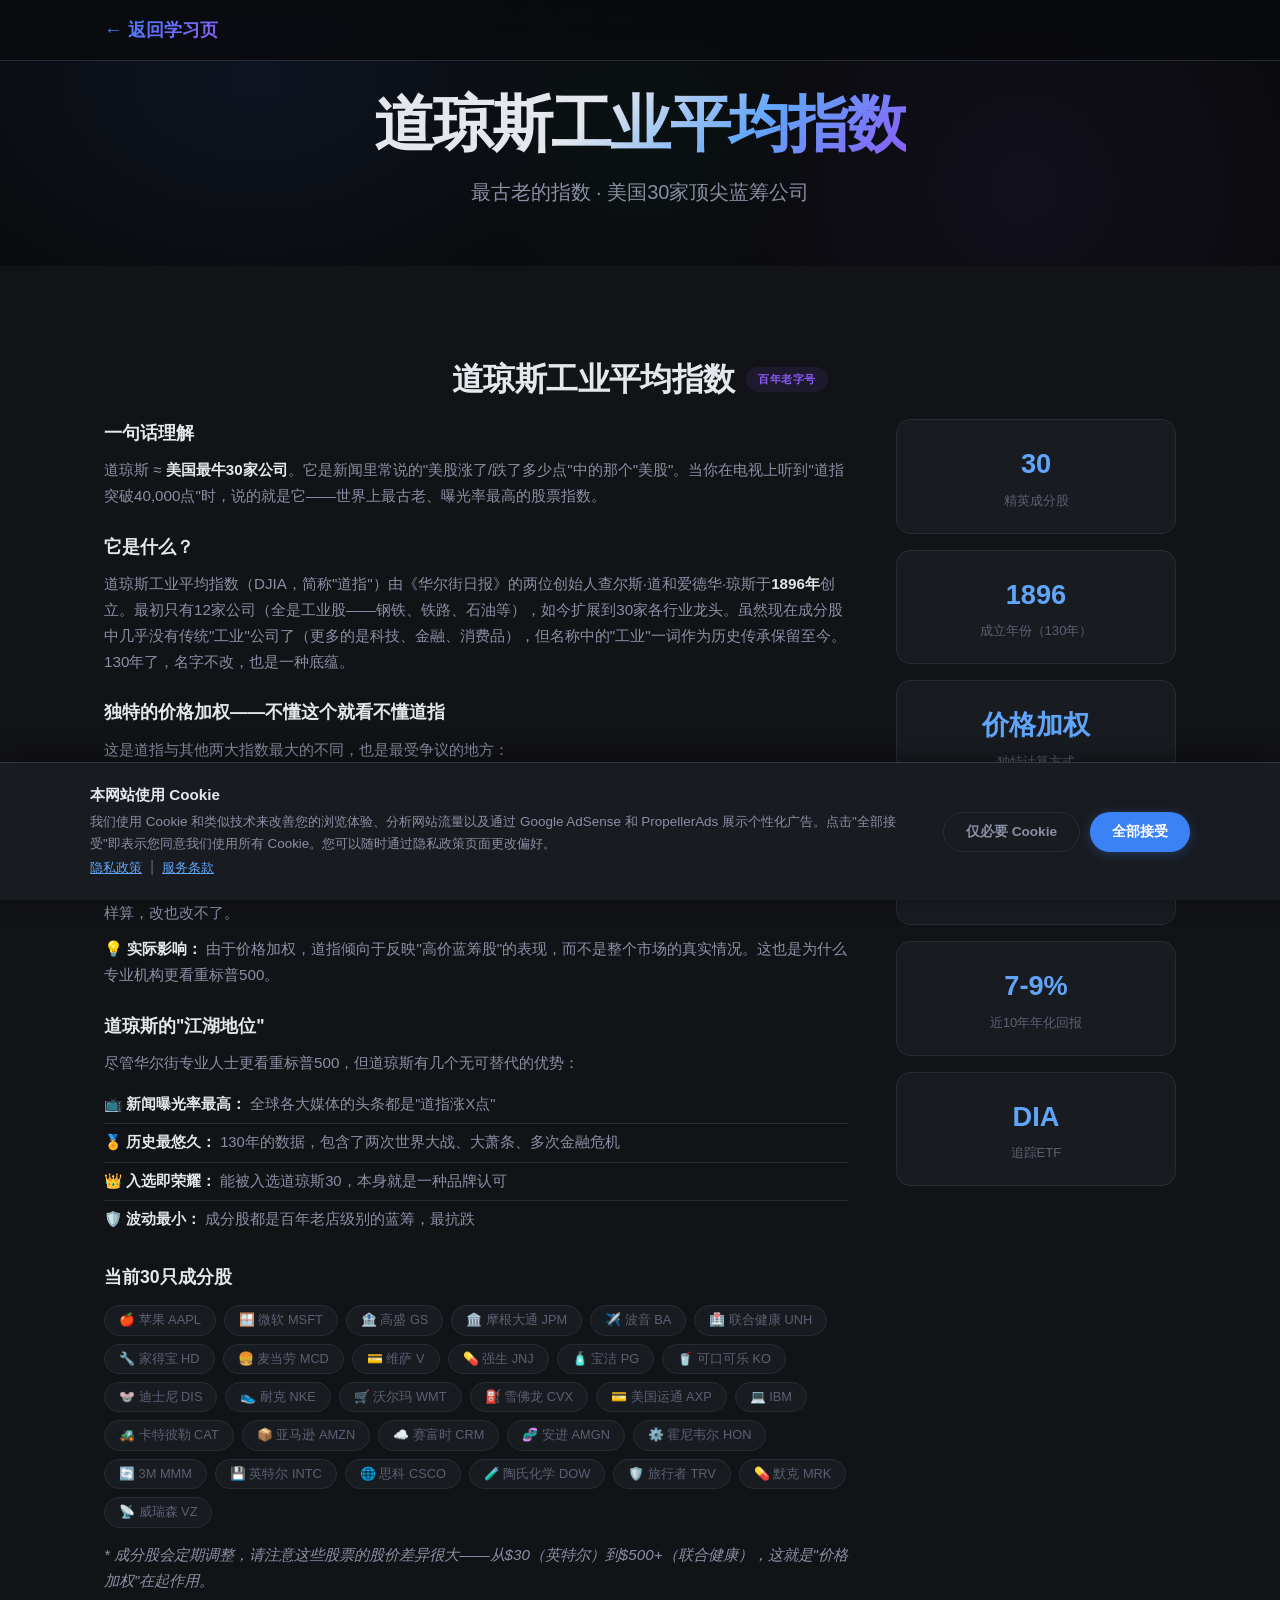
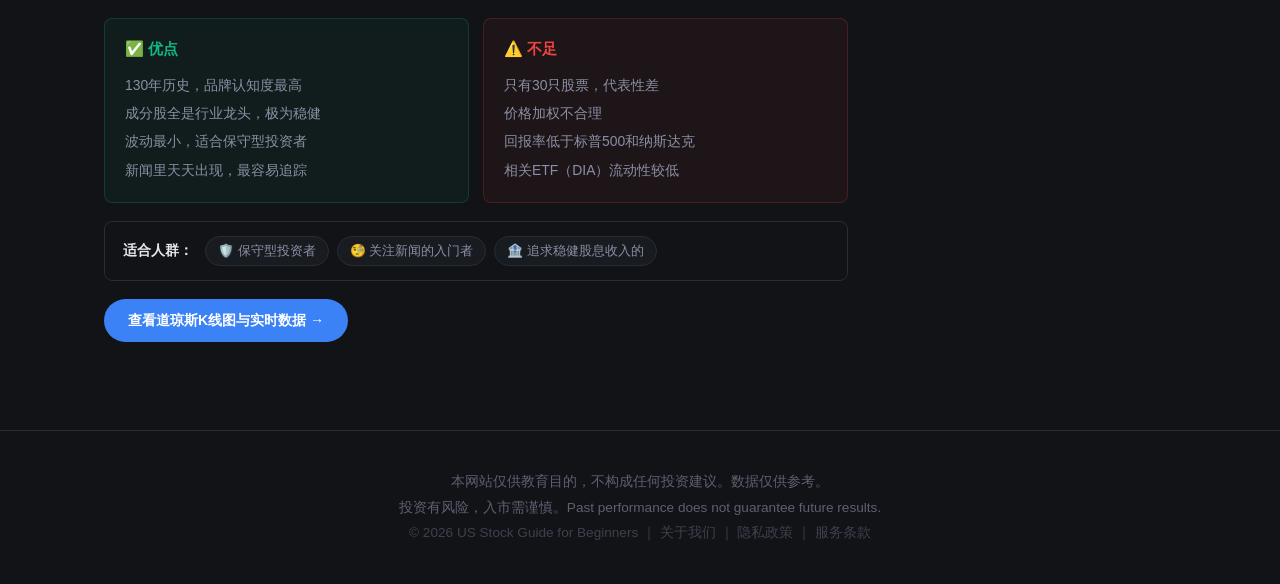
<file: dowjones.html>
<!DOCTYPE html>
<html lang="zh-CN">
<head>
  <meta charset="UTF-8">
  <meta name="viewport" content="width=device-width, initial-scale=1.0">
  <title>道琼斯工业平均指数 — 美股三大指数</title>
  <link rel="stylesheet" href="styles.css">
  <!-- Google AdSense — 替换 ca-pub-2596520613460726 为你的发布商ID -->
  <script async src="https://pagead2.googlesyndication.com/pagead/js/adsbygoogle.js?client=ca-pub-2596520613460726" crossorigin="anonymous"></script>
  <!-- PropellerAds Native Banner -->
  <script async="async" data-cfasync="false" src="https://pl29511778.effectivecpmnetwork.com/4834d9760d1434a067c4bfadfdc6c3fa/invoke.js"></script>
  </head>
<body>

  <!-- ===== 导航栏 ===== -->
  <nav class="navbar" id="navbar">
    <div class="nav-container">
      <a href="learn.html" class="nav-logo">← 返回学习页</a>
    </div>
  </nav>

  <!-- ===== 页面标题 ===== -->
  <header class="hero" style="min-height:auto; padding:90px 24px 48px;">
    <div class="hero-content">
      <h1 class="hero-title">道琼斯工业平均指数</h1>
      <p class="hero-subtitle">最古老的指数 · 美国30家顶尖蓝筹公司</p>
    </div>
  </header>

  <!-- ===== 详细介绍 ===== -->
  <section class="section section-alt" id="dowjones">
    <div class="container">
      <h2 class="section-title">道琼斯工业平均指数 <span class="badge badge-old">百年老字号</span></h2>
      <div class="detail-layout">
        <div class="detail-text">
          <h3>一句话理解</h3>
          <p>道琼斯 ≈ <strong>美国最牛30家公司</strong>。它是新闻里常说的"美股涨了/跌了多少点"中的那个"美股"。当你在电视上听到"道指突破40,000点"时，说的就是它——世界上最古老、曝光率最高的股票指数。</p>

          <h3>它是什么？</h3>
          <p>道琼斯工业平均指数（DJIA，简称"道指"）由《华尔街日报》的两位创始人查尔斯·道和爱德华·琼斯于<strong>1896年</strong>创立。最初只有12家公司（全是工业股——钢铁、铁路、石油等），如今扩展到30家各行业龙头。虽然现在成分股中几乎没有传统"工业"公司了（更多的是科技、金融、消费品），但名称中的"工业"一词作为历史传承保留至今。130年了，名字不改，也是一种底蕴。</p>

          <h3>独特的价格加权——不懂这个就看不懂道指</h3>
          <p>这是道指与其他两大指数最大的不同，也是最受争议的地方：</p>
          <ul class="company-list">
            <li>⚖️ <strong>纳斯达克和标普500</strong>用的是"市值加权"——公司市值越大，影响力越大</li>
            <li>⚖️ <strong>道琼斯</strong>用的是"价格加权"——<strong>股价越高的公司，对指数影响越大</strong></li>
          </ul>
          <p>举个例子：联合健康（UNH）股价约$500，英特尔（INTC）股价约$30。在道指中，联合健康对指数的影响是英特尔的<strong>16倍</strong>——即使英特尔的市值其实更大。这就是为什么很多人批评价格加权"不合理"。但道指从1896年就这样算，改也改不了。</p>
          <p>💡 <strong>实际影响：</strong> 由于价格加权，道指倾向于反映"高价蓝筹股"的表现，而不是整个市场的真实情况。这也是为什么专业机构更看重标普500。</p>

          <h3>道琼斯的"江湖地位"</h3>
          <p>尽管华尔街专业人士更看重标普500，但道琼斯有几个无可替代的优势：</p>
          <ul class="company-list">
            <li>📺 <strong>新闻曝光率最高：</strong> 全球各大媒体的头条都是"道指涨X点"</li>
            <li>🏅 <strong>历史最悠久：</strong> 130年的数据，包含了两次世界大战、大萧条、多次金融危机</li>
            <li>👑 <strong>入选即荣耀：</strong> 能被入选道琼斯30，本身就是一种品牌认可</li>
            <li>🛡️ <strong>波动最小：</strong> 成分股都是百年老店级别的蓝筹，最抗跌</li>
          </ul>

          <h3>当前30只成分股</h3>
          <div class="dow-companies">
            <span>🍎 苹果 AAPL</span><span>🪟 微软 MSFT</span><span>🏦 高盛 GS</span>
            <span>🏛️ 摩根大通 JPM</span><span>✈️ 波音 BA</span><span>🏥 联合健康 UNH</span>
            <span>🔧 家得宝 HD</span><span>🍔 麦当劳 MCD</span><span>💳 维萨 V</span>
            <span>💊 强生 JNJ</span><span>🧴 宝洁 PG</span><span>🥤 可口可乐 KO</span>
            <span>🐭 迪士尼 DIS</span><span>👟 耐克 NKE</span><span>🛒 沃尔玛 WMT</span>
            <span>⛽ 雪佛龙 CVX</span><span>💳 美国运通 AXP</span><span>💻 IBM</span>
            <span>🚜 卡特彼勒 CAT</span><span>📦 亚马逊 AMZN</span><span>☁️ 赛富时 CRM</span>
            <span>🧬 安进 AMGN</span><span>⚙️ 霍尼韦尔 HON</span><span>🔄 3M MMM</span>
            <span>💾 英特尔 INTC</span><span>🌐 思科 CSCO</span><span>🧪 陶氏化学 DOW</span>
            <span>🛡️ 旅行者 TRV</span><span>💊 默克 MRK</span><span>📡 威瑞森 VZ</span>
          </div>
          <p class="note-text">* 成分股会定期调整，请注意这些股票的股价差异很大——从$30（英特尔）到$500+（联合健康），这就是"价格加权"在起作用。</p>

          <!-- PropellerAds Native Banner Ad -->
          <div id="container-4834d9760d1434a067c4bfadfdc6c3fa" style="max-width:100%;margin:24px auto;"></div>

          <div class="pros-cons">
            <div class="pros-cons-box pros">
              <h4>✅ 优点</h4>
              <ul>
                <li>130年历史，品牌认知度最高</li>
                <li>成分股全是行业龙头，极为稳健</li>
                <li>波动最小，适合保守型投资者</li>
                <li>新闻里天天出现，最容易追踪</li>
              </ul>
            </div>
            <div class="pros-cons-box cons">
              <h4>⚠️ 不足</h4>
              <ul>
                <li>只有30只股票，代表性差</li>
                <li>价格加权不合理</li>
                <li>回报率低于标普500和纳斯达克</li>
                <li>相关ETF（DIA）流动性较低</li>
              </ul>
            </div>
          </div>

          <div class="suitability-bar">
            <span class="suit-label">适合人群：</span>
            <span class="suit-item">🛡️ 保守型投资者</span>
            <span class="suit-item">🧐 关注新闻的入门者</span>
            <span class="suit-item">🏦 追求稳健股息收入的</span>
          </div>

          <a href="dashboard.html?index=dowjones" class="detail-link">查看道琼斯K线图与实时数据 →</a>
        </div>
        <div class="detail-visual">
          <div class="stat-box">
            <div class="stat-number">30</div>
            <div class="stat-label">精英成分股</div>
          </div>
          <div class="stat-box">
            <div class="stat-number">1896</div>
            <div class="stat-label">成立年份（130年）</div>
          </div>
          <div class="stat-box">
            <div class="stat-number">价格加权</div>
            <div class="stat-label">独特计算方式</div>
          </div>
          <div class="stat-box">
            <div class="stat-number">12→30</div>
            <div class="stat-label">从工业到多元的进化</div>
          </div>
          <div class="stat-box">
            <div class="stat-number">7-9%</div>
            <div class="stat-label">近10年年化回报</div>
          </div>
          <div class="stat-box">
            <div class="stat-number">DIA</div>
            <div class="stat-label">追踪ETF</div>
          </div>
        </div>
      </div>
    </div>
  </section>

  <!-- ===== 页脚 ===== -->
  <footer class="footer">
    <div class="container">
      <p>本网站仅供教育目的，不构成任何投资建议。数据仅供参考。</p>
      <p>投资有风险，入市需谨慎。Past performance does not guarantee future results.</p>
      <p class="footer-copy">&copy; 2026 US Stock Guide for Beginners ｜ <a href="about.html" style="color:var(--text-muted)">关于我们</a> ｜ <a href="privacy.html" style="color:var(--text-muted)">隐私政策</a> ｜ <a href="terms.html" style="color:var(--text-muted)">服务条款</a></p>
    </div>
  </footer>

  <script src="script.js"></script>
  <script src="cookie-banner.js"></script>
</body>
</html>
</file>
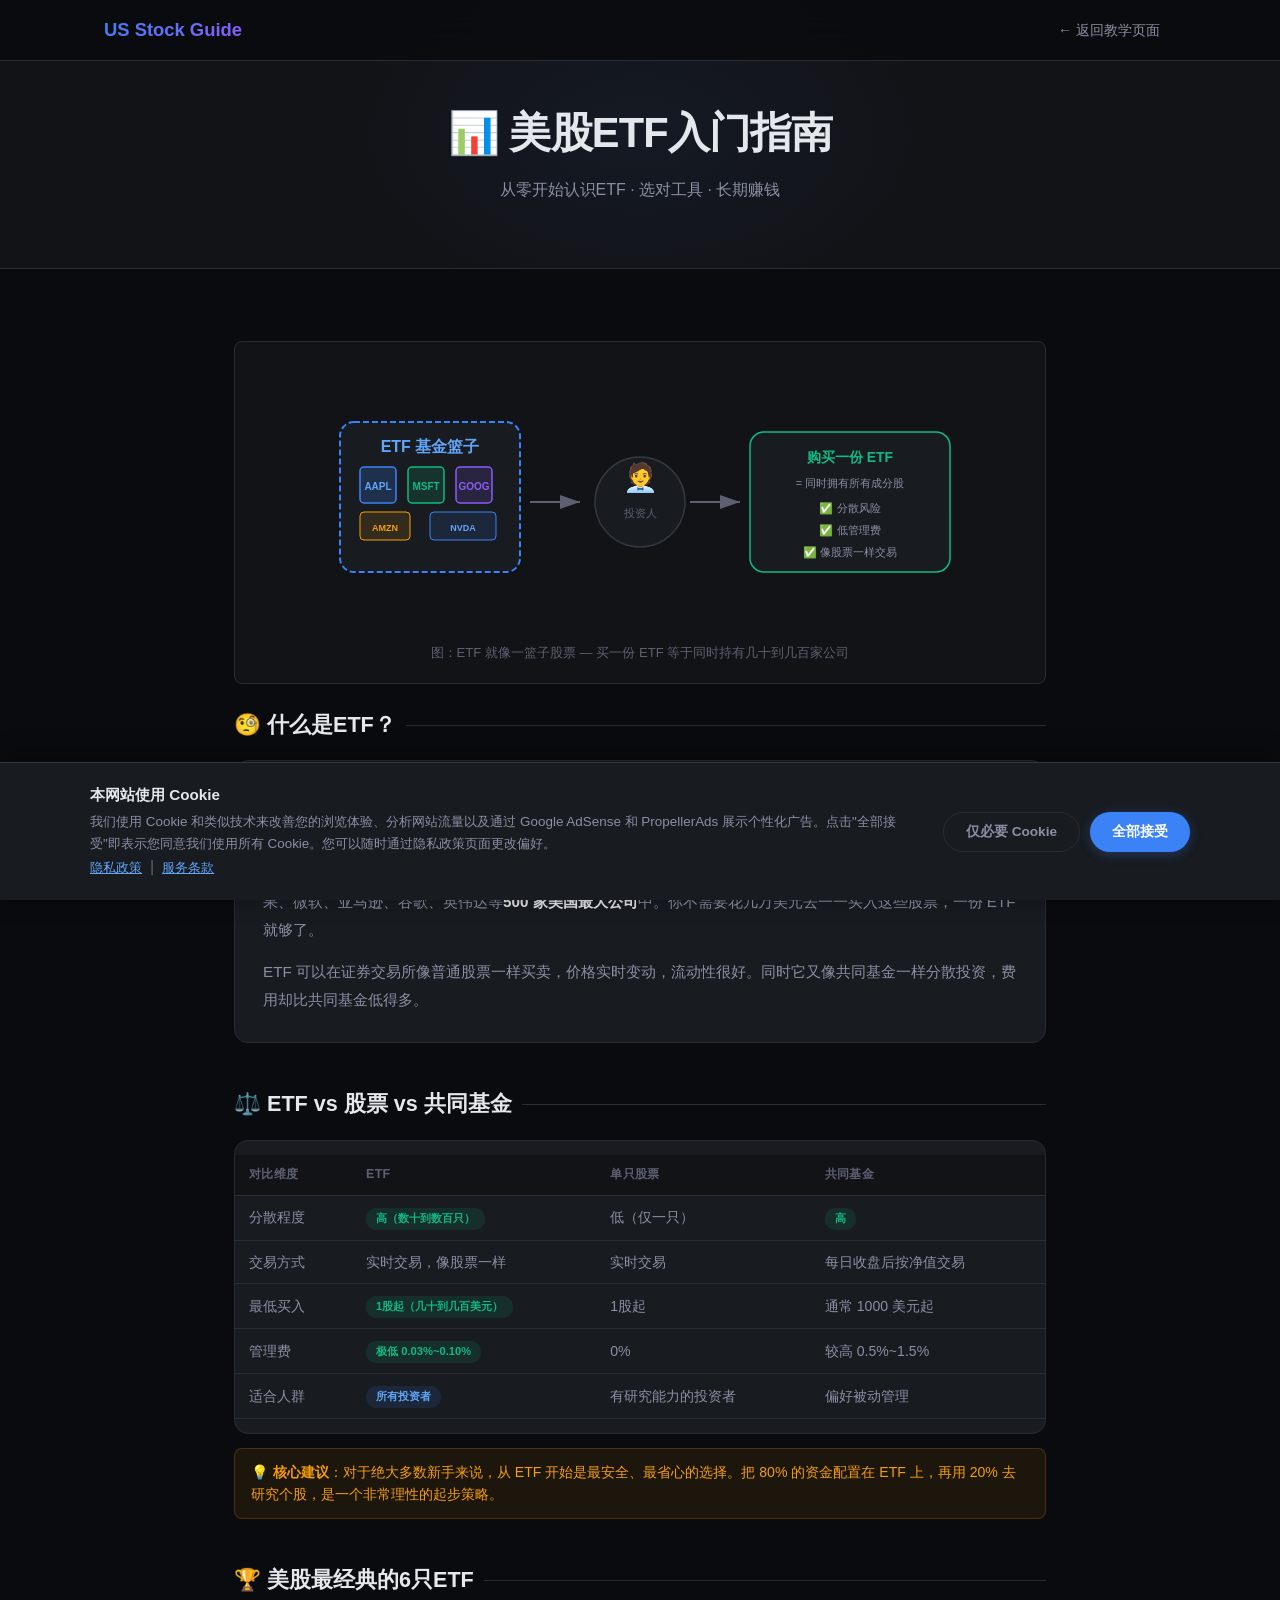
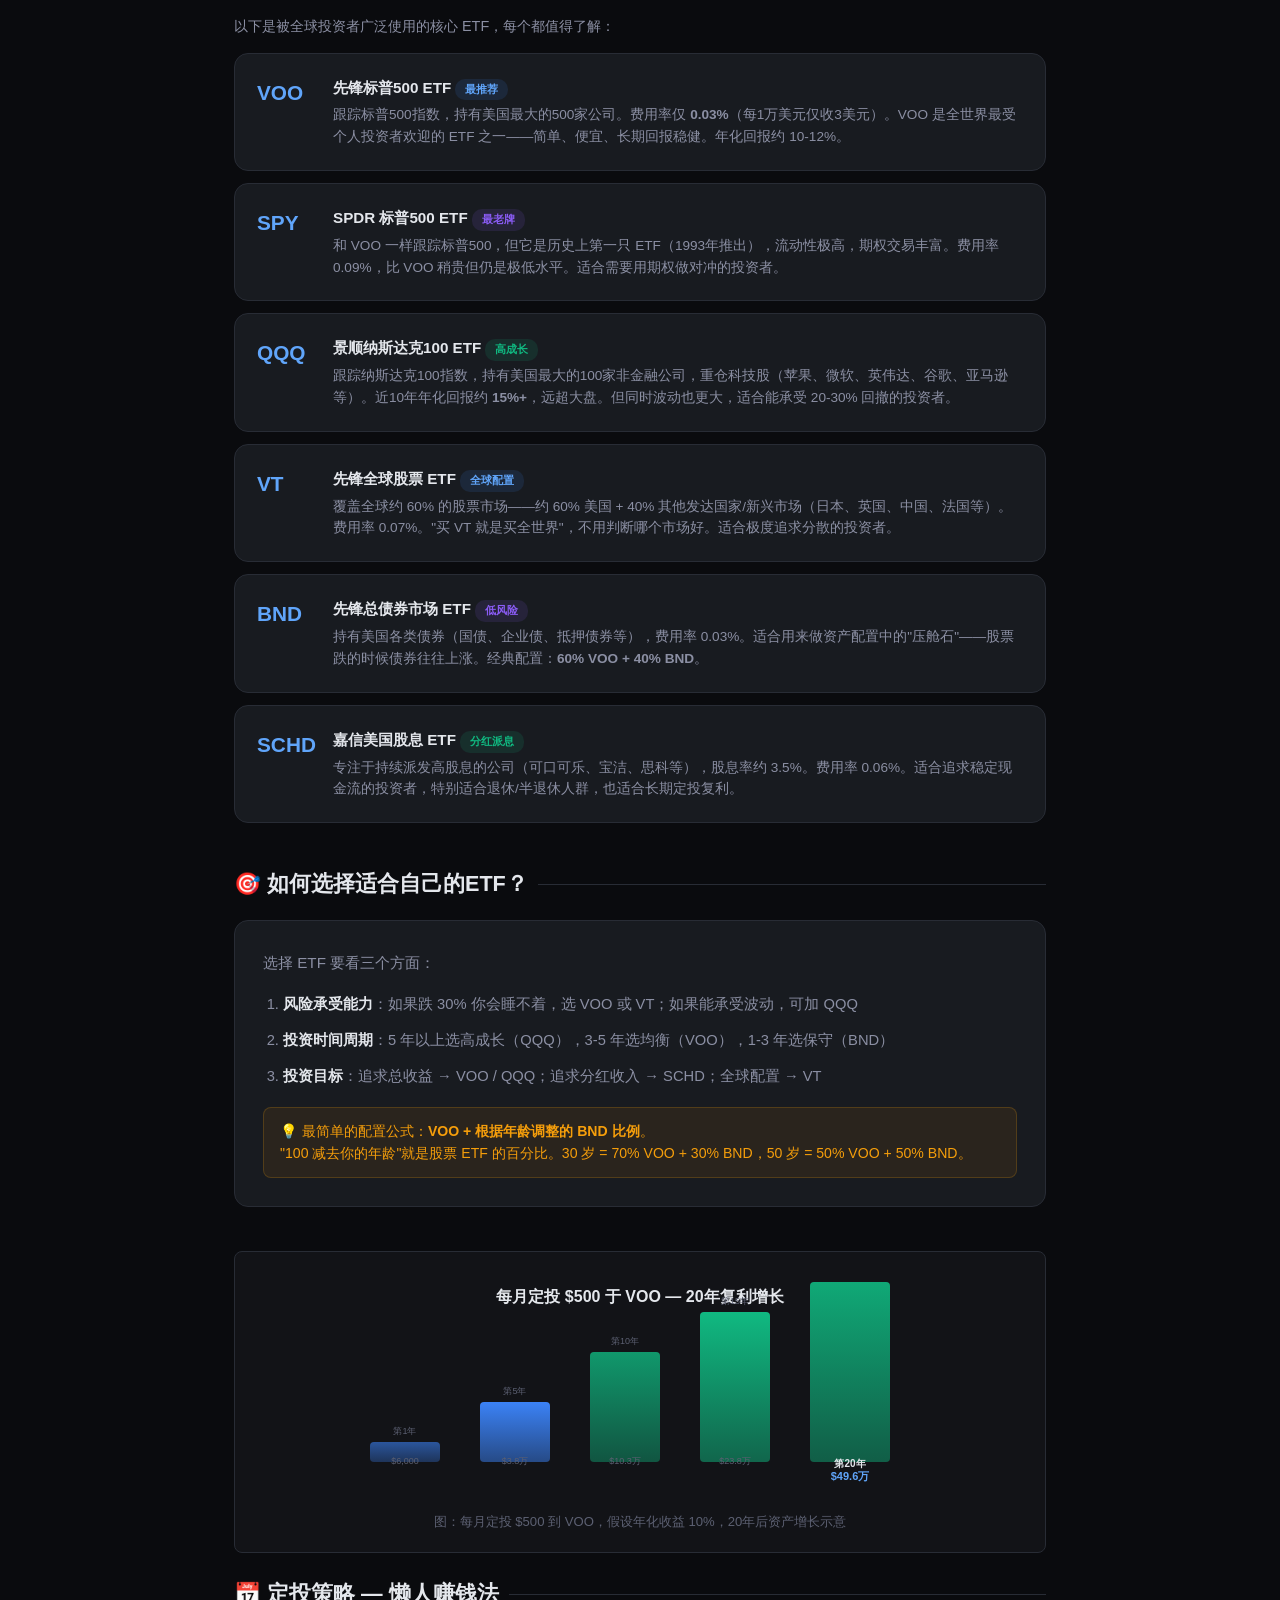
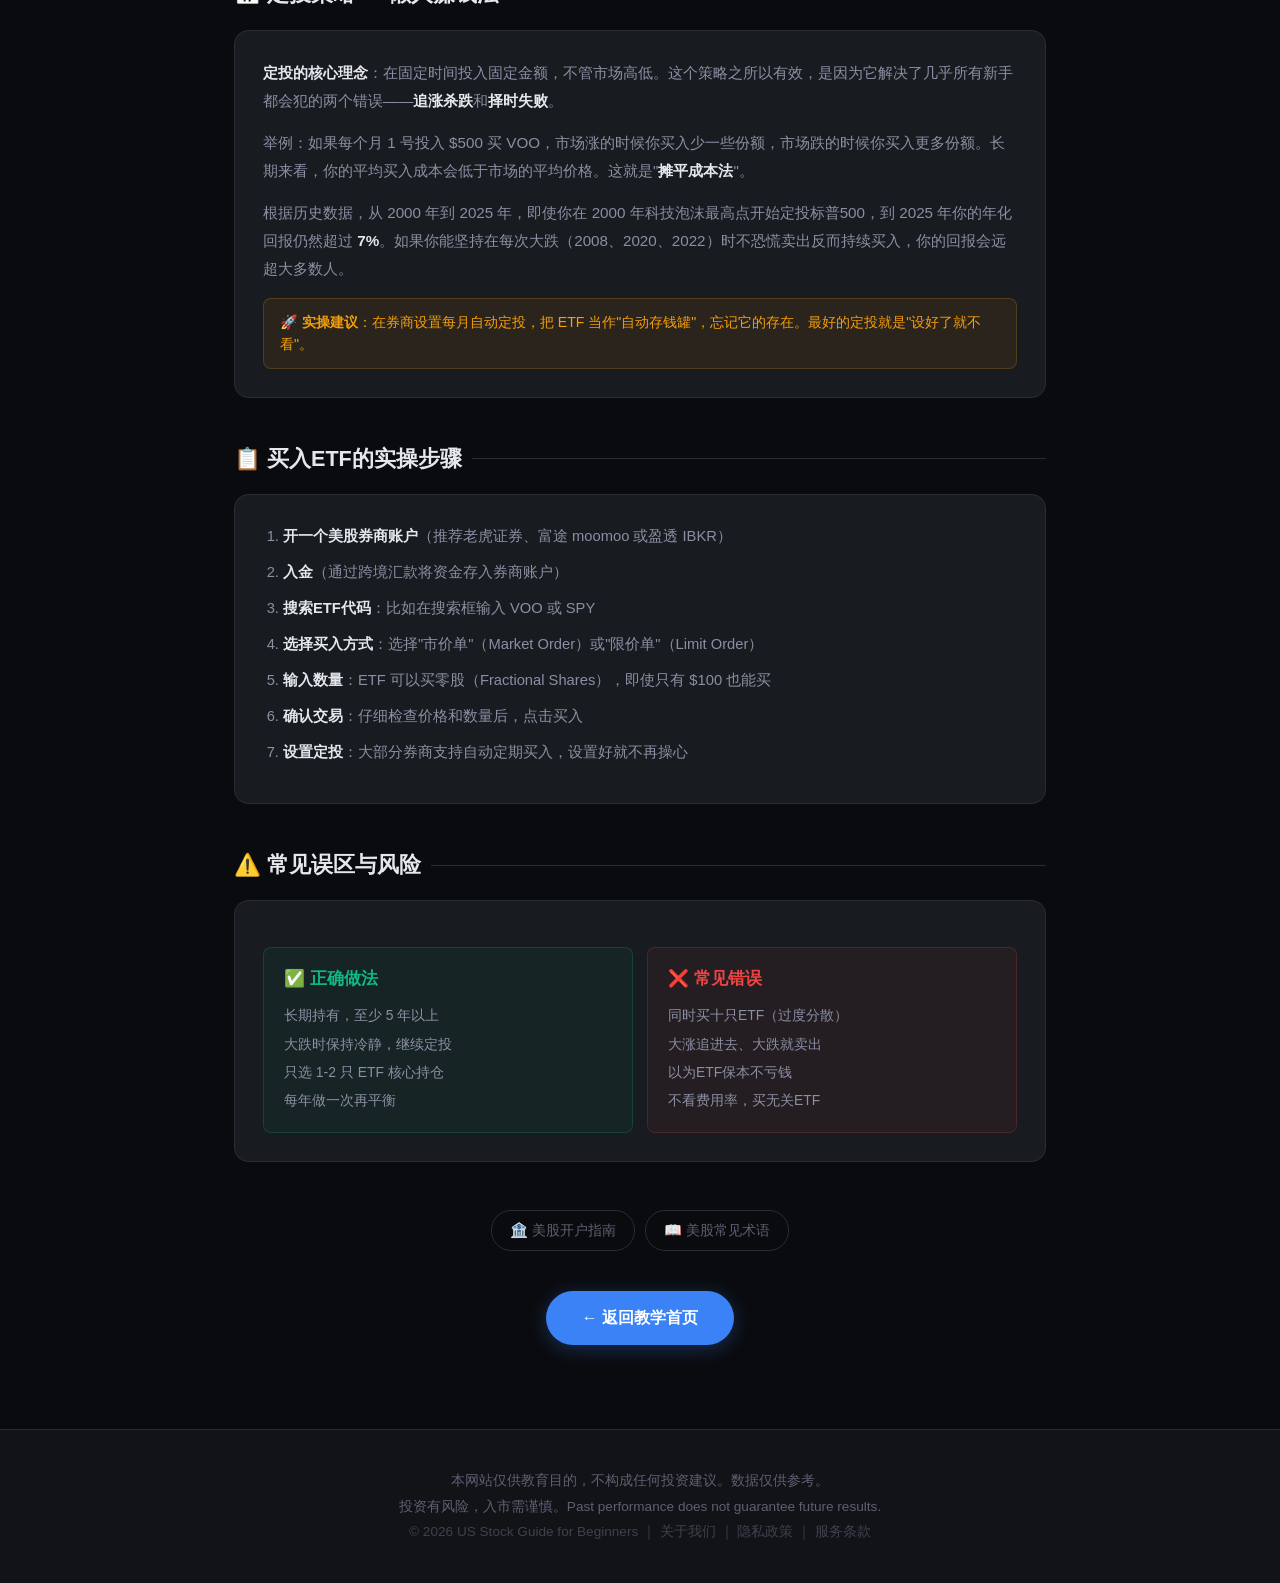
<file: etf-intro.html>
<!DOCTYPE html>
<html lang="zh-CN">
<head>
  <meta charset="UTF-8">
  <meta name="viewport" content="width=device-width, initial-scale=1.0">
  <title>美股ETF入门指南 — 从零开始选对ETF</title>
  <meta name="description" content="美股ETF完全入门指南：什么是ETF、ETF vs 股票对比、经典ETF推荐（VOO/SPY/QQQ/VT）、定投策略、实操步骤。新手也能轻松理解。">
  <link rel="stylesheet" href="styles.css">
  <!-- Google AdSense -->
  <script async src="https://pagead2.googlesyndication.com/pagead/js/adsbygoogle.js?client=ca-pub-2596520613460726" crossorigin="anonymous"></script>
  <!-- PropellerAds Native Banner -->
  <script async="async" data-cfasync="false" src="https://pl29511778.effectivecpmnetwork.com/4834d9760d1434a067c4bfadfdc6c3fa/invoke.js"></script>
    <style>
    .etf-compare-svg { margin:20px 0; text-align:center; }
    .etf-table { width:100%; border-collapse:collapse; font-size:0.88rem; margin:14px 0; }
    .etf-table th { background:var(--bg-surface); padding:10px 14px; text-align:left; font-weight:600; color:var(--text-muted); border-bottom:1px solid var(--border); font-size:0.78rem; text-transform:uppercase; letter-spacing:0.3px; }
    .etf-table td { padding:10px 14px; border-bottom:1px solid var(--border); color:var(--text-secondary); }
    .etf-table tr:hover td { background:var(--bg-card-hover); }
    .etf-tag { display:inline-block; padding:2px 10px; border-radius:10px; font-size:0.7rem; font-weight:600; }
    .etf-tag.green { background:rgba(16,185,129,0.12); color:var(--green); }
    .etf-tag.blue { background:rgba(59,130,246,0.12); color:var(--accent-hover); }
    .etf-tag.purple { background:rgba(139,92,246,0.12); color:var(--purple); }
    .etf-card { background:var(--bg-card); border:1px solid var(--border); border-radius:var(--radius); padding:22px; display:flex; gap:16px; align-items:flex-start; margin-bottom:12px; transition:border-color var(--transition); }
    .etf-card:hover { border-color:var(--border-light); }
    .etf-card .etf-symbol { font-size:1.3rem; font-weight:800; color:var(--accent-hover); min-width:60px; }
    .etf-card .etf-desc { flex:1; }
    .etf-card .etf-desc h4 { font-size:0.95rem; font-weight:600; color:var(--text); margin-bottom:4px; }
    .etf-card .etf-desc p { font-size:0.85rem; color:var(--text-secondary); line-height:1.6; }
  </style>
</head>
<body class="teaching-page">

  <nav class="navbar" id="navbar">
    <div class="nav-container">
      <a href="learn.html" class="nav-logo">US Stock Guide</a>
      <ul class="nav-links">
        <li><a href="learn.html">← 返回教学页面</a></li>
      </ul>
      <button class="nav-toggle" id="navToggle" aria-label="菜单">☰</button>
    </div>
  </nav>

  <header class="teaching-hero">
    <h1>📊 美股ETF入门指南</h1>
    <p class="hero-subtitle">从零开始认识ETF · 选对工具 · 长期赚钱</p>
  </header>

  <div class="teaching-body">

    <!-- SVG: ETF 概念示意图 -->
    <div class="visual-chart">
      <svg viewBox="0 0 680 260" xmlns="http://www.w3.org/2000/svg" style="max-width:680px;">
        <defs>
          <linearGradient id="etfGrad" x1="0" y1="0" x2="0" y2="1">
            <stop offset="0%" stop-color="#3b82f6" stop-opacity="0.25"/>
            <stop offset="100%" stop-color="#3b82f6" stop-opacity="0.05"/>
          </linearGradient>
        </defs>
        <!-- 篮子（ETF） -->
        <rect x="40" y="60" width="180" height="150" rx="14" fill="var(--bg-card)" stroke="var(--accent)" stroke-width="2" stroke-dasharray="6,3"/>
        <text x="130" y="90" text-anchor="middle" fill="var(--accent-hover)" font-size="16" font-weight="700">ETF 基金篮子</text>
        <!-- 内部图标 -->
        <rect x="60" y="105" width="36" height="36" rx="4" fill="rgba(59,130,246,0.2)" stroke="var(--accent)" stroke-width="1.5"/>
        <text x="78" y="128" text-anchor="middle" fill="var(--accent-hover)" font-size="10" font-weight="600">AAPL</text>
        <rect x="108" y="105" width="36" height="36" rx="4" fill="rgba(16,185,129,0.15)" stroke="var(--green)" stroke-width="1.5"/>
        <text x="126" y="128" text-anchor="middle" fill="var(--green)" font-size="10" font-weight="600">MSFT</text>
        <rect x="156" y="105" width="36" height="36" rx="4" fill="rgba(139,92,246,0.15)" stroke="var(--purple)" stroke-width="1.5"/>
        <text x="174" y="128" text-anchor="middle" fill="var(--purple)" font-size="10" font-weight="600">GOOG</text>
        <rect x="60" y="150" width="50" height="28" rx="4" fill="rgba(245,158,11,0.12)" stroke="var(--yellow)" stroke-width="1"/>
        <text x="85" y="169" text-anchor="middle" fill="var(--yellow)" font-size="9" font-weight="600">AMZN</text>
        <rect x="130" y="150" width="66" height="28" rx="4" fill="rgba(59,130,246,0.12)" stroke="var(--accent)" stroke-width="1"/>
        <text x="163" y="169" text-anchor="middle" fill="var(--accent-hover)" font-size="9" font-weight="600">NVDA</text>
        <!-- 箭头 -->
        <line x1="230" y1="140" x2="280" y2="140" stroke="var(--text-muted)" stroke-width="2" marker-end="url(#arrow)"/>
        <defs><marker id="arrow" markerWidth="10" markerHeight="7" refX="10" refY="3.5" orient="auto"><polygon points="0 0, 10 3.5, 0 7" fill="var(--text-muted)"/></marker></defs>
        <!-- 投资者 -->
        <circle cx="340" cy="140" r="45" fill="var(--bg-card)" stroke="var(--border-light)" stroke-width="1.5"/>
        <text x="340" y="125" text-anchor="middle" fill="var(--text)" font-size="28">🧑‍💼</text>
        <text x="340" y="155" text-anchor="middle" fill="var(--text-muted)" font-size="11">投资人</text>
        <!-- 箭头2 -->
        <line x1="390" y1="140" x2="440" y2="140" stroke="var(--text-muted)" stroke-width="2" marker-end="url(#arrow)"/>
        <!-- 购买结果 -->
        <rect x="450" y="70" width="200" height="140" rx="14" fill="var(--bg-card)" stroke="var(--green)" stroke-width="1.5"/>
        <text x="550" y="100" text-anchor="middle" fill="var(--green)" font-size="14" font-weight="700">购买一份 ETF</text>
        <text x="550" y="125" text-anchor="middle" fill="var(--text-secondary)" font-size="11">= 同时拥有所有成分股</text>
        <text x="550" y="150" text-anchor="middle" fill="var(--text-secondary)" font-size="11">✅ 分散风险</text>
        <text x="550" y="172" text-anchor="middle" fill="var(--text-secondary)" font-size="11">✅ 低管理费</text>
        <text x="550" y="194" text-anchor="middle" fill="var(--text-secondary)" font-size="11">✅ 像股票一样交易</text>
      </svg>
      <div class="visual-chart-caption">图：ETF 就像一篮子股票 — 买一份 ETF 等于同时持有几十到几百家公司</div>
    </div>

    <section class="teaching-section">
      <h3>🧐 什么是ETF？</h3>
      <div class="teaching-card">
        <p><strong>ETF</strong> 的全称是 Exchange Traded Fund，中文叫"交易所交易基金"。简单说，它就是一个<strong>装了一篮子股票的"篮子"</strong>，你买一份 ETF 就等于同时持有了篮子里所有的股票。</p>
        <p>举个最直观的例子：你花 500 美元买一份 <strong>标普500 ETF</strong>（比如 VOO 或 SPY），这 500 美元就被分散投到了苹果、微软、亚马逊、谷歌、英伟达等<strong>500 家美国最大公司</strong>中。你不需要花几万美元去一一买入这些股票，一份 ETF 就够了。</p>
        <p>ETF 可以在证券交易所像普通股票一样买卖，价格实时变动，流动性很好。同时它又像共同基金一样分散投资，费用却比共同基金低得多。</p>
      </div>
    </section>

    <section class="teaching-section">
      <h3>⚖️ ETF vs 股票 vs 共同基金</h3>
      <div class="table-wrapper">
        <table class="etf-table">
          <thead>
            <tr><th>对比维度</th><th>ETF</th><th>单只股票</th><th>共同基金</th></tr>
          </thead>
          <tbody>
            <tr><td>分散程度</td><td><span class="etf-tag green">高（数十到数百只）</span></td><td>低（仅一只）</td><td><span class="etf-tag green">高</span></td></tr>
            <tr><td>交易方式</td><td>实时交易，像股票一样</td><td>实时交易</td><td>每日收盘后按净值交易</td></tr>
            <tr><td>最低买入</td><td><span class="etf-tag green">1股起（几十到几百美元）</span></td><td>1股起</td><td>通常 1000 美元起</td></tr>
            <tr><td>管理费</td><td><span class="etf-tag green">极低 0.03%~0.10%</span></td><td>0%</td><td>较高 0.5%~1.5%</td></tr>
            <tr><td>适合人群</td><td><span class="etf-tag blue">所有投资者</span></td><td>有研究能力的投资者</td><td>偏好被动管理</td></tr>
          </tbody>
        </table>
      </div>
      <div class="teaching-tip">
        💡 <strong>核心建议</strong>：对于绝大多数新手来说，从 ETF 开始是最安全、最省心的选择。把 80% 的资金配置在 ETF 上，再用 20% 去研究个股，是一个非常理性的起步策略。
      </div>
    </section>

    <section class="teaching-section">
      <h3>🏆 美股最经典的6只ETF</h3>
      <p style="color:var(--text-secondary);font-size:0.9rem;margin-bottom:14px;">以下是被全球投资者广泛使用的核心 ETF，每个都值得了解：</p>

      <div class="etf-card">
        <div class="etf-symbol">VOO</div>
        <div class="etf-desc">
          <h4>先锋标普500 ETF <span class="etf-tag blue">最推荐</span></h4>
          <p>跟踪标普500指数，持有美国最大的500家公司。费用率仅 <strong>0.03%</strong>（每1万美元仅收3美元）。VOO 是全世界最受个人投资者欢迎的 ETF 之一——简单、便宜、长期回报稳健。年化回报约 10-12%。</p>
        </div>
      </div>

      <div class="etf-card">
        <div class="etf-symbol">SPY</div>
        <div class="etf-desc">
          <h4>SPDR 标普500 ETF <span class="etf-tag purple">最老牌</span></h4>
          <p>和 VOO 一样跟踪标普500，但它是历史上第一只 ETF（1993年推出），流动性极高，期权交易丰富。费用率 0.09%，比 VOO 稍贵但仍是极低水平。适合需要用期权做对冲的投资者。</p>
        </div>
      </div>

      <div class="etf-card">
        <div class="etf-symbol">QQQ</div>
        <div class="etf-desc">
          <h4>景顺纳斯达克100 ETF <span class="etf-tag green">高成长</span></h4>
          <p>跟踪纳斯达克100指数，持有美国最大的100家非金融公司，重仓科技股（苹果、微软、英伟达、谷歌、亚马逊等）。近10年年化回报约 <strong>15%+</strong>，远超大盘。但同时波动也更大，适合能承受 20-30% 回撤的投资者。</p>
        </div>
      </div>

      <div class="etf-card">
        <div class="etf-symbol">VT</div>
        <div class="etf-desc">
          <h4>先锋全球股票 ETF <span class="etf-tag blue">全球配置</span></h4>
          <p>覆盖全球约 60% 的股票市场——约 60% 美国 + 40% 其他发达国家/新兴市场（日本、英国、中国、法国等）。费用率 0.07%。"买 VT 就是买全世界"，不用判断哪个市场好。适合极度追求分散的投资者。</p>
        </div>
      </div>

      <div class="etf-card">
        <div class="etf-symbol">BND</div>
        <div class="etf-desc">
          <h4>先锋总债券市场 ETF <span class="etf-tag purple">低风险</span></h4>
          <p>持有美国各类债券（国债、企业债、抵押债券等），费用率 0.03%。适合用来做资产配置中的"压舱石"——股票跌的时候债券往往上涨。经典配置：<strong>60% VOO + 40% BND</strong>。</p>
        </div>
      </div>

      <div class="etf-card">
        <div class="etf-symbol">SCHD</div>
        <div class="etf-desc">
          <h4>嘉信美国股息 ETF <span class="etf-tag green">分红派息</span></h4>
          <p>专注于持续派发高股息的公司（可口可乐、宝洁、思科等），股息率约 3.5%。费用率 0.06%。适合追求稳定现金流的投资者，特别适合退休/半退休人群，也适合长期定投复利。</p>
        </div>
      </div>
    </section>

    <section class="teaching-section">
      <h3>🎯 如何选择适合自己的ETF？</h3>
      <div class="teaching-card">
        <p>选择 ETF 要看三个方面：</p>
        <ol class="teaching-list" style="margin-top:10px;">
          <li><strong>风险承受能力</strong>：如果跌 30% 你会睡不着，选 VOO 或 VT；如果能承受波动，可加 QQQ</li>
          <li><strong>投资时间周期</strong>：5 年以上选高成长（QQQ），3-5 年选均衡（VOO），1-3 年选保守（BND）</li>
          <li><strong>投资目标</strong>：追求总收益 → VOO / QQQ；追求分红收入 → SCHD；全球配置 → VT</li>
        </ol>
        <div class="teaching-tip" style="margin-top:16px;">
          💡 最简单的配置公式：<strong>VOO + 根据年龄调整的 BND 比例</strong>。<br>
          "100 减去你的年龄"就是股票 ETF 的百分比。30 岁 = 70% VOO + 30% BND，50 岁 = 50% VOO + 50% BND。
        </div>
      </div>
    </section>

    <!-- SVG: 定投复利可视化 -->
    <div class="visual-chart">
      <svg viewBox="0 0 660 220" xmlns="http://www.w3.org/2000/svg" style="max-width:660px;">
        <defs>
          <linearGradient id="barGrad1" x1="0" y1="0" x2="0" y2="1"><stop offset="0%" stop-color="#3b82f6"/><stop offset="100%" stop-color="#3b82f6" stop-opacity="0.5"/></linearGradient>
          <linearGradient id="barGrad2" x1="0" y1="0" x2="0" y2="1"><stop offset="0%" stop-color="#10b981"/><stop offset="100%" stop-color="#10b981" stop-opacity="0.5"/></linearGradient>
        </defs>
        <text x="330" y="30" text-anchor="middle" fill="var(--text)" font-size="16" font-weight="700">每月定投 $500 于 VOO — 20年复利增长</text>
        <!-- 柱状图示例 -->
        <rect x="60" y="170" width="70" height="20" rx="4" fill="url(#barGrad1)" opacity="0.6"/>
        <text x="95" y="162" text-anchor="middle" fill="var(--text-muted)" font-size="9">第1年</text>
        <text x="95" y="192" text-anchor="middle" fill="var(--text-muted)" font-size="9">$6,000</text>

        <rect x="170" y="130" width="70" height="60" rx="4" fill="url(#barGrad1)"/>
        <text x="205" y="122" text-anchor="middle" fill="var(--text-muted)" font-size="9">第5年</text>
        <text x="205" y="192" text-anchor="middle" fill="var(--text-muted)" font-size="9">$3.8万</text>

        <rect x="280" y="80" width="70" height="110" rx="4" fill="url(#barGrad2)" opacity="0.8"/>
        <text x="315" y="72" text-anchor="middle" fill="var(--text-muted)" font-size="9">第10年</text>
        <text x="315" y="192" text-anchor="middle" fill="var(--text-muted)" font-size="9">$10.3万</text>

        <rect x="390" y="40" width="70" height="150" rx="4" fill="url(#barGrad2)"/>
        <text x="425" y="32" text-anchor="middle" fill="var(--text-muted)" font-size="9">第15年</text>
        <text x="425" y="192" text-anchor="middle" fill="var(--text-muted)" font-size="9">$23.8万</text>

        <rect x="500" y="10" width="80" height="180" rx="4" fill="url(#barGrad2)" fill-opacity="0.9"/>
        <text x="540" y="195" text-anchor="middle" fill="var(--text)" font-size="10" font-weight="700">第20年</text>
        <text x="540" y="208" text-anchor="middle" fill="var(--accent-hover)" font-size="11" font-weight="700">$49.6万</text>
      </svg>
      <div class="visual-chart-caption">图：每月定投 $500 到 VOO，假设年化收益 10%，20年后资产增长示意</div>
    </div>

    <section class="teaching-section">
      <h3>📅 定投策略 — 懒人赚钱法</h3>
      <div class="teaching-card">
        <p><strong>定投的核心理念</strong>：在固定时间投入固定金额，不管市场高低。这个策略之所以有效，是因为它解决了几乎所有新手都会犯的两个错误——<strong>追涨杀跌</strong>和<strong>择时失败</strong>。</p>
        <p>举例：如果每个月 1 号投入 $500 买 VOO，市场涨的时候你买入少一些份额，市场跌的时候你买入更多份额。长期来看，你的平均买入成本会低于市场的平均价格。这就是"<strong>摊平成本法</strong>"。</p>
        <p>根据历史数据，从 2000 年到 2025 年，即使你在 2000 年科技泡沫最高点开始定投标普500，到 2025 年你的年化回报仍然超过 <strong>7%</strong>。如果你能坚持在每次大跌（2008、2020、2022）时不恐慌卖出反而持续买入，你的回报会远超大多数人。</p>
        <div class="teaching-tip">
          🚀 <strong>实操建议</strong>：在券商设置每月自动定投，把 ETF 当作"自动存钱罐"，忘记它的存在。最好的定投就是"设好了就不看"。
        </div>
      </div>
    </section>

    <!-- PropellerAds Native Banner Ad -->
    <div id="container-4834d9760d1434a067c4bfadfdc6c3fa" style="max-width:100%;margin:24px auto;"></div>

    <section class="teaching-section">
      <h3>📋 买入ETF的实操步骤</h3>
      <div class="teaching-card">
        <ol class="teaching-list">
          <li><strong>开一个美股券商账户</strong>（推荐老虎证券、富途 moomoo 或盈透 IBKR）</li>
          <li><strong>入金</strong>（通过跨境汇款将资金存入券商账户）</li>
          <li><strong>搜索ETF代码</strong>：比如在搜索框输入 VOO 或 SPY</li>
          <li><strong>选择买入方式</strong>：选择"市价单"（Market Order）或"限价单"（Limit Order）</li>
          <li><strong>输入数量</strong>：ETF 可以买零股（Fractional Shares），即使只有 $100 也能买</li>
          <li><strong>确认交易</strong>：仔细检查价格和数量后，点击买入</li>
          <li><strong>设置定投</strong>：大部分券商支持自动定期买入，设置好就不再操心</li>
        </ol>
      </div>
    </section>

    <section class="teaching-section">
      <h3>⚠️ 常见误区与风险</h3>
      <div class="teaching-card">
        <div class="pros-cons">
          <div class="pros-cons-box pros">
            <h4>✅ 正确做法</h4>
            <ul>
              <li>长期持有，至少 5 年以上</li>
              <li>大跌时保持冷静，继续定投</li>
              <li>只选 1-2 只 ETF 核心持仓</li>
              <li>每年做一次再平衡</li>
            </ul>
          </div>
          <div class="pros-cons-box cons">
            <h4>❌ 常见错误</h4>
            <ul>
              <li>同时买十只ETF（过度分散）</li>
              <li>大涨追进去、大跌就卖出</li>
              <li>以为ETF保本不亏钱</li>
              <li>不看费用率，买无关ETF</li>
            </ul>
          </div>
        </div>
      </div>
    </section>

    <!-- ===== 底部导航 ===== -->
    <div class="teaching-footer">
      <div style="margin-bottom:16px;display:flex;flex-wrap:wrap;gap:10px;justify-content:center;">
        <a href="account-guide.html" class="btn-back-teaching">🏦 美股开户指南</a>
        <a href="glossary.html" class="btn-back-teaching">📖 美股常见术语</a>
      </div>
      <a href="learn.html" class="btn-primary">← 返回教学首页</a>
    </div>

  </div>

  <footer class="footer">
    <div class="container">
      <p>本网站仅供教育目的，不构成任何投资建议。数据仅供参考。</p>
      <p>投资有风险，入市需谨慎。Past performance does not guarantee future results.</p>
      <p class="footer-copy">&copy; 2026 US Stock Guide for Beginners ｜ <a href="about.html" style="color:var(--text-muted)">关于我们</a> ｜ <a href="privacy.html" style="color:var(--text-muted)">隐私政策</a> ｜ <a href="terms.html" style="color:var(--text-muted)">服务条款</a></p>
    </div>
  </footer>

  <script>
  (function(){var t=document.getElementById('navToggle'),n=document.querySelector('.nav-links');if(t&&n){t.addEventListener('click',function(){n.classList.toggle('open')});n.querySelectorAll('a').forEach(function(l){l.addEventListener('click',function(){n.classList.remove('open')})})}})();
  (function(){var cards=document.querySelectorAll('.teaching-hero h1,.teaching-hero .hero-subtitle,.teaching-section,.teaching-card,.teaching-tip,.visual-chart,.etf-card,.pros-cons,.teaching-footer,.btn-primary,.btn-back-teaching');if(cards.length>0&&'IntersectionObserver' in window){var obs=new IntersectionObserver(function(entries){entries.forEach(function(e){if(e.isIntersecting){e.target.classList.add('revealed');obs.unobserve(e.target)}})},{threshold:0.08,rootMargin:'0px 0px -30px 0px'});cards.forEach(function(c,i){c.classList.add('anim-in');c.style.transitionDelay=(i%3)*0.08+'s';obs.observe(c)})}})();
  </script>
  <script src="cookie-banner.js"></script>
</body>
</html>
</file>
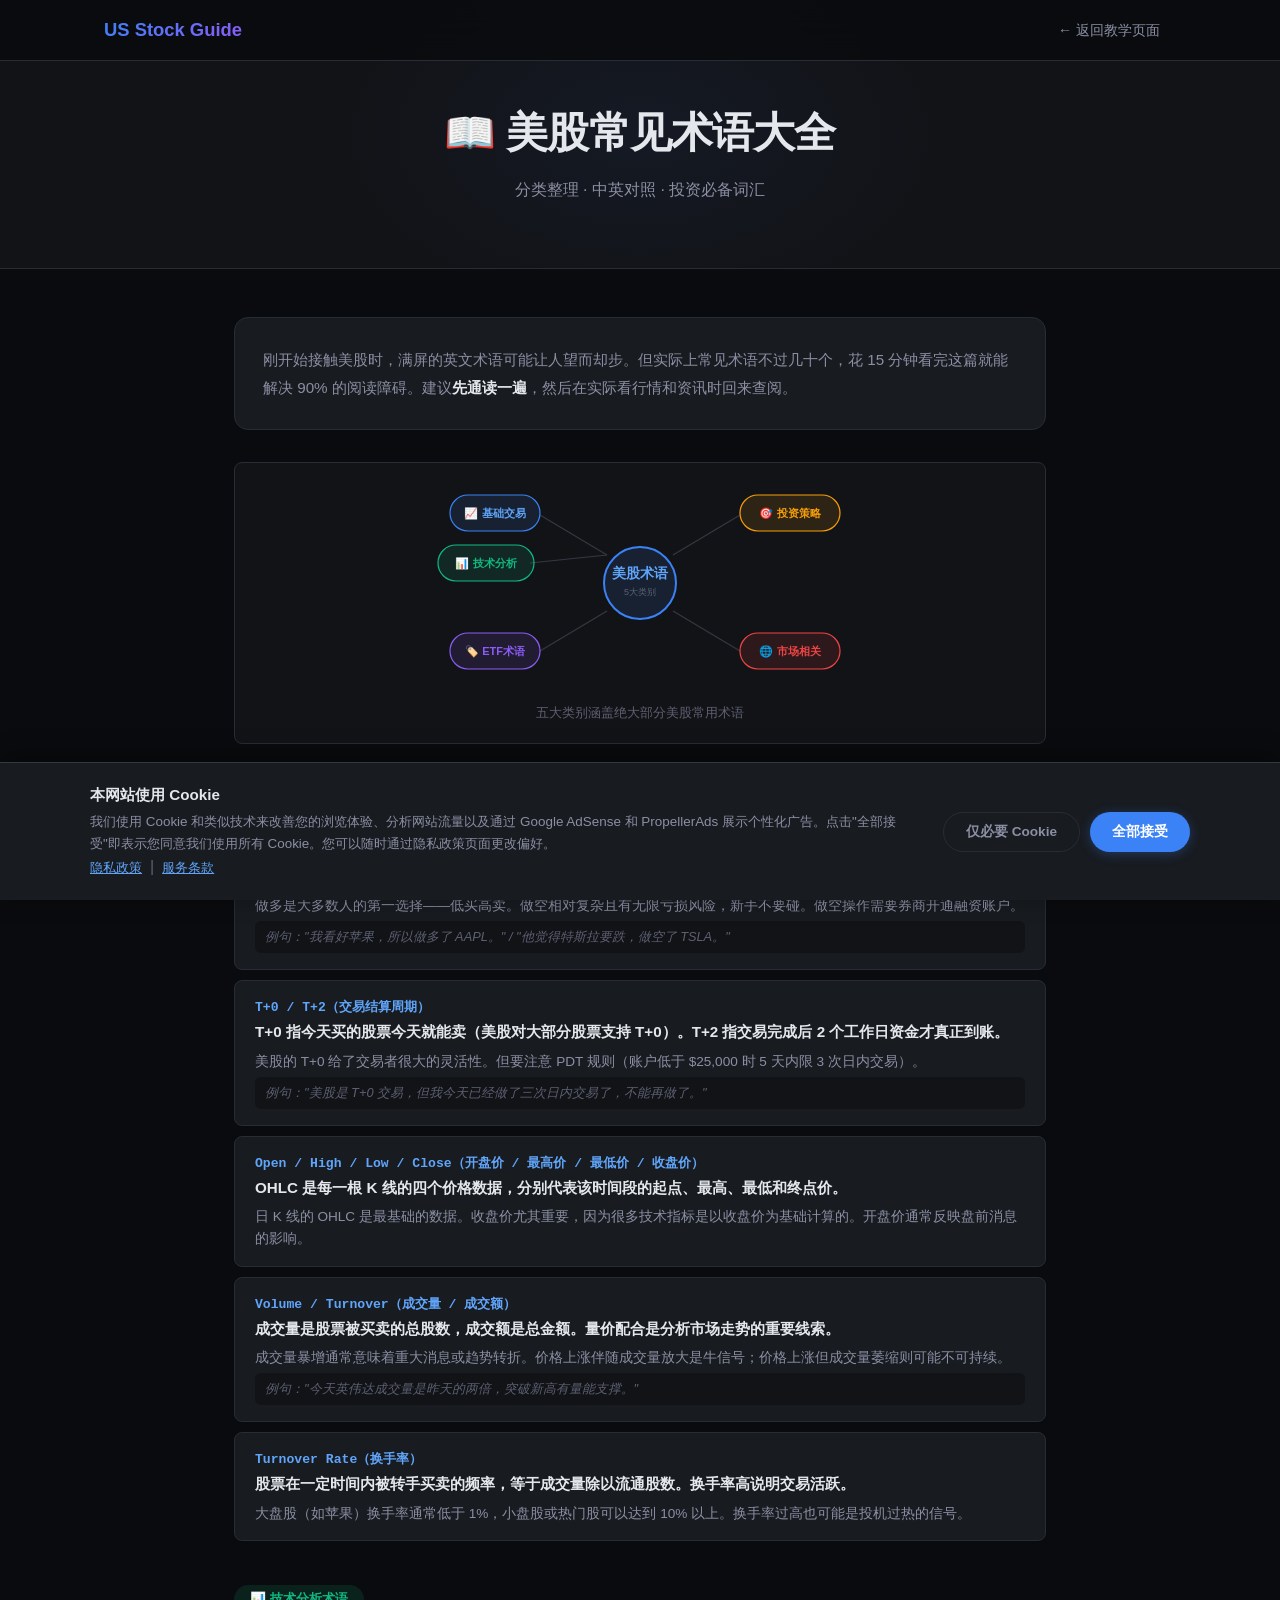
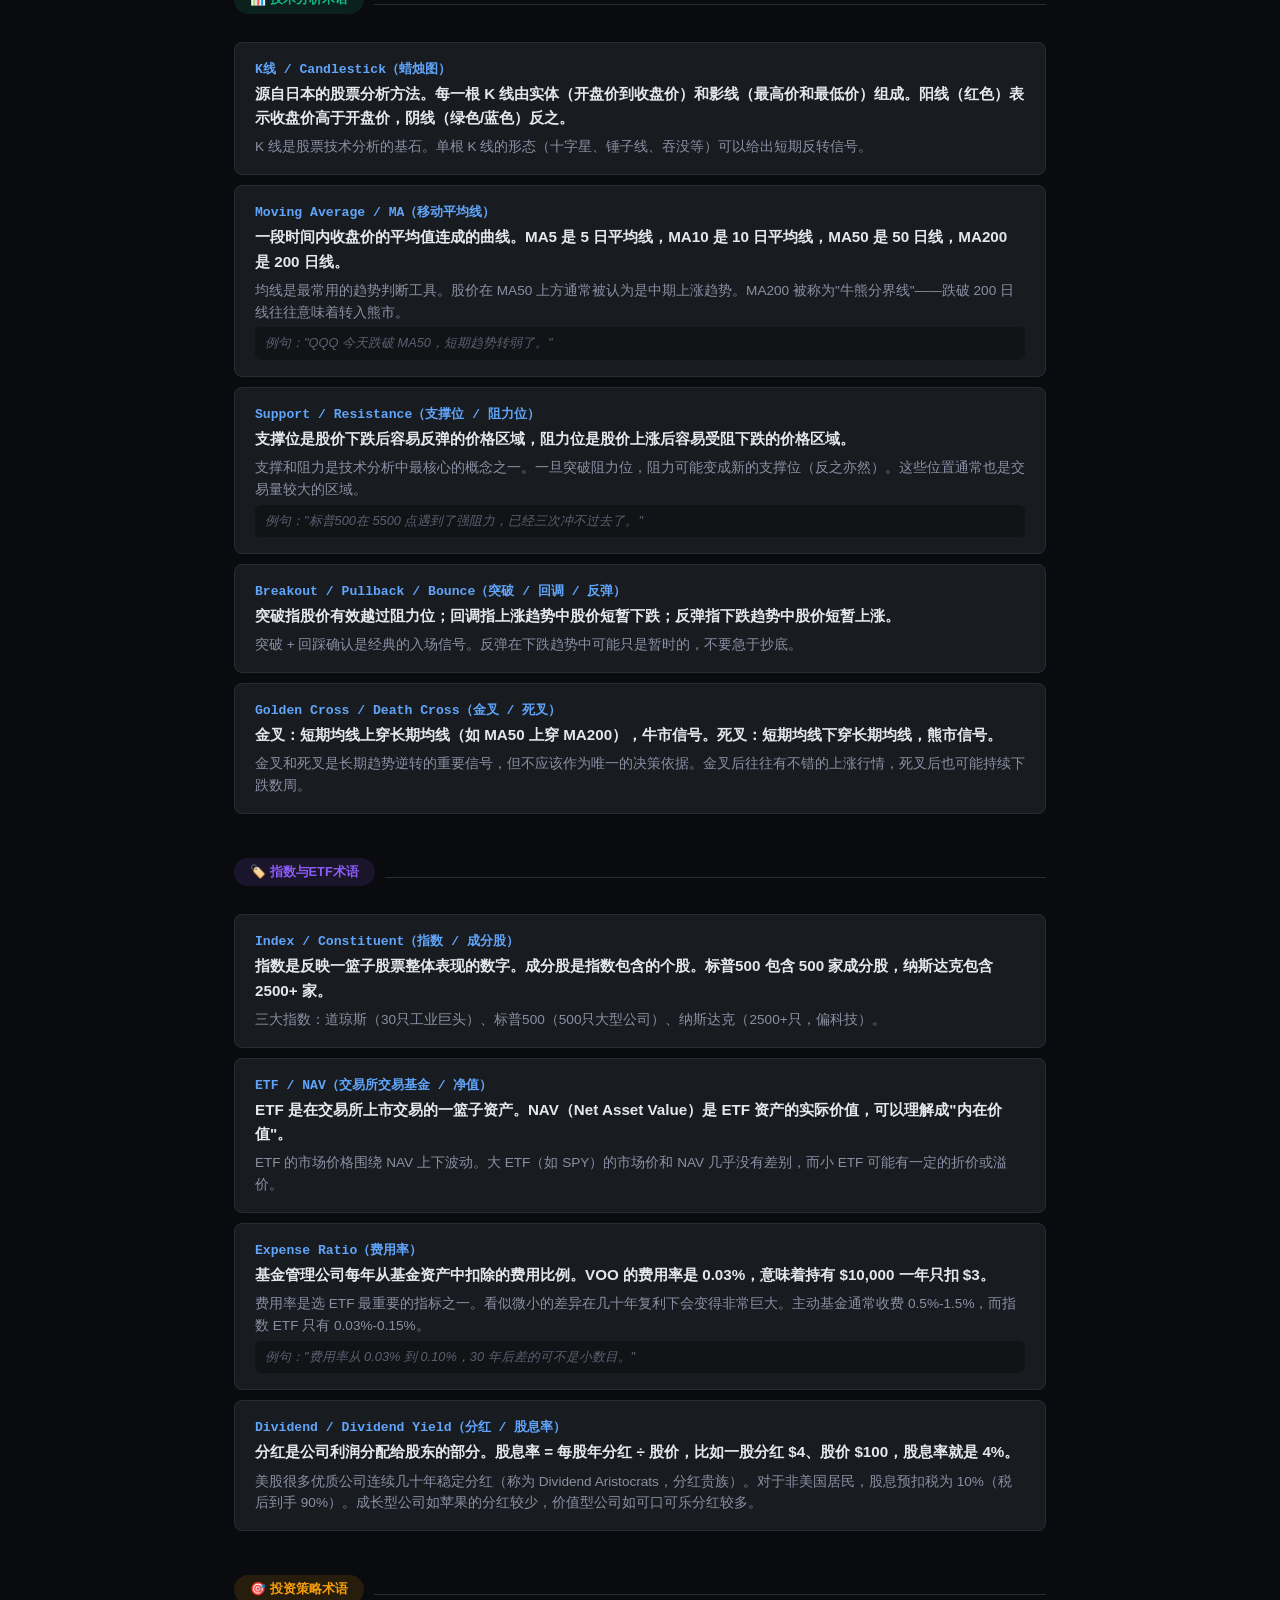
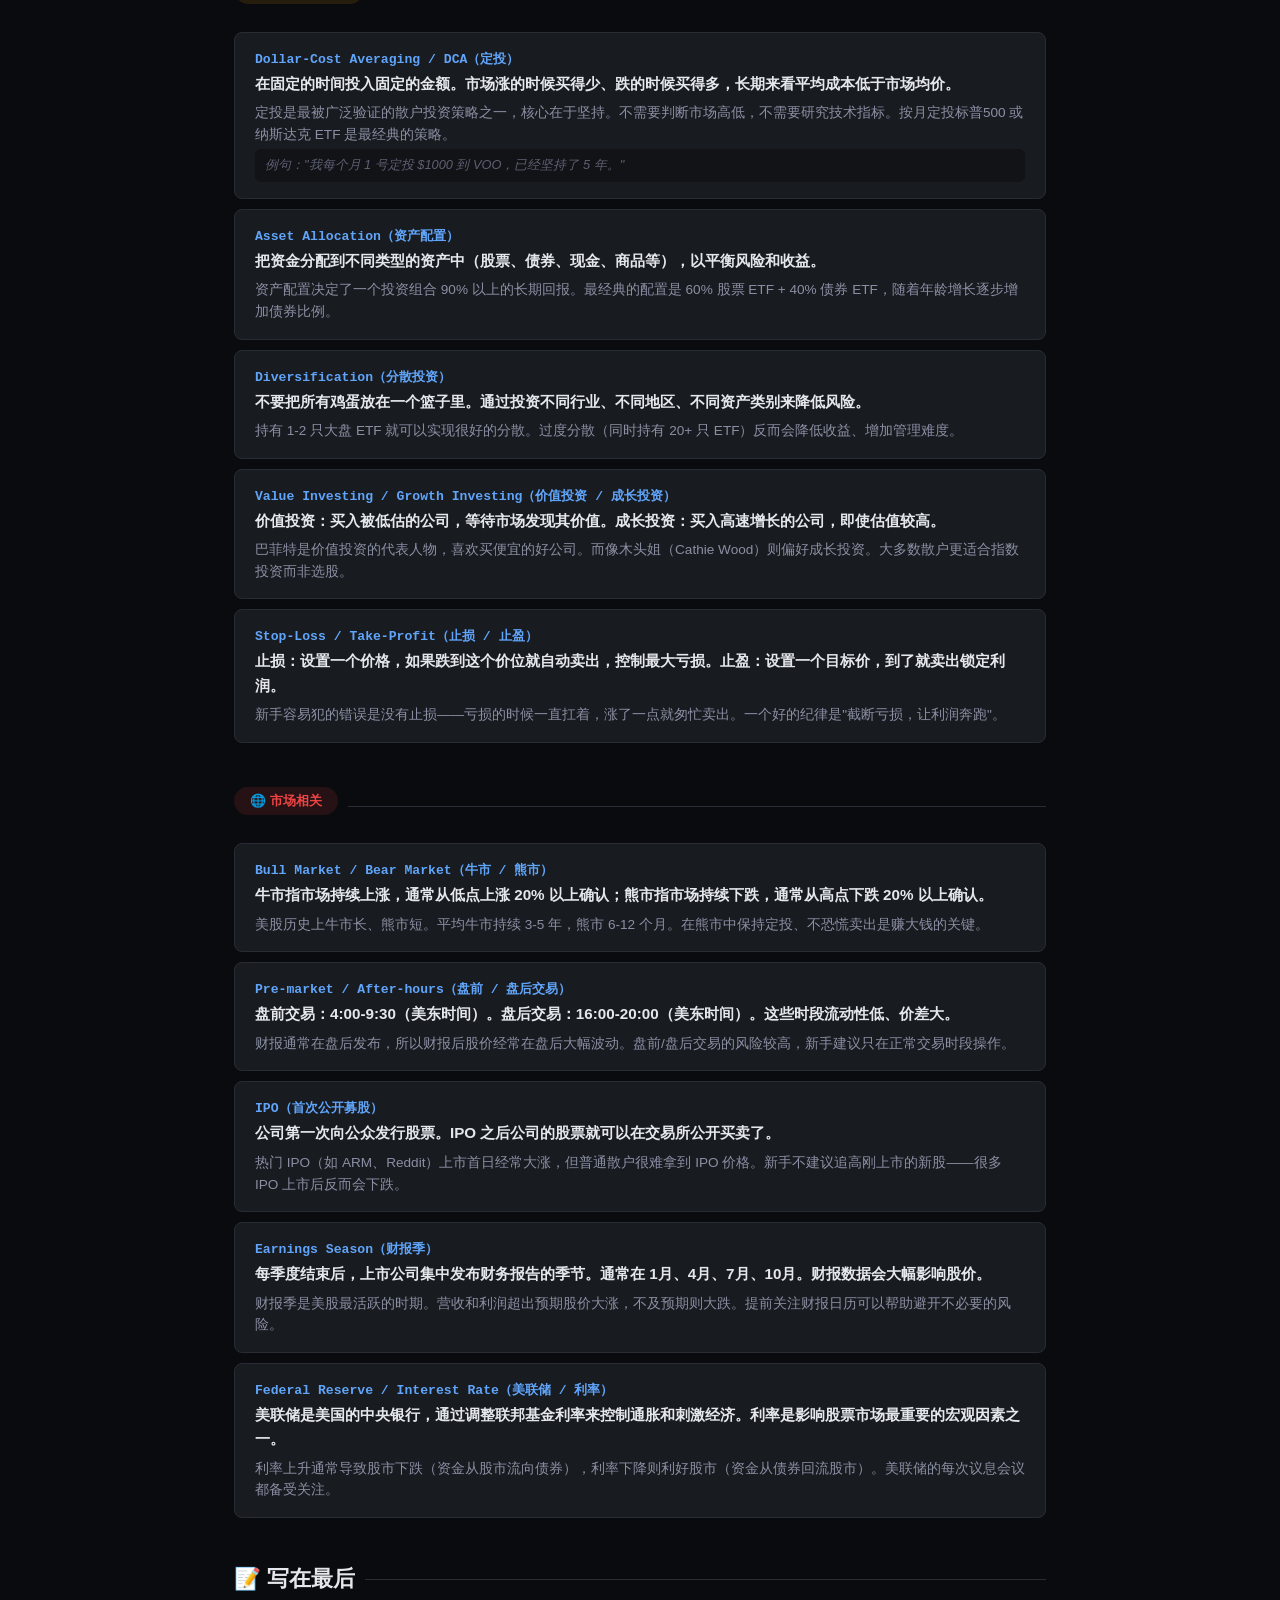
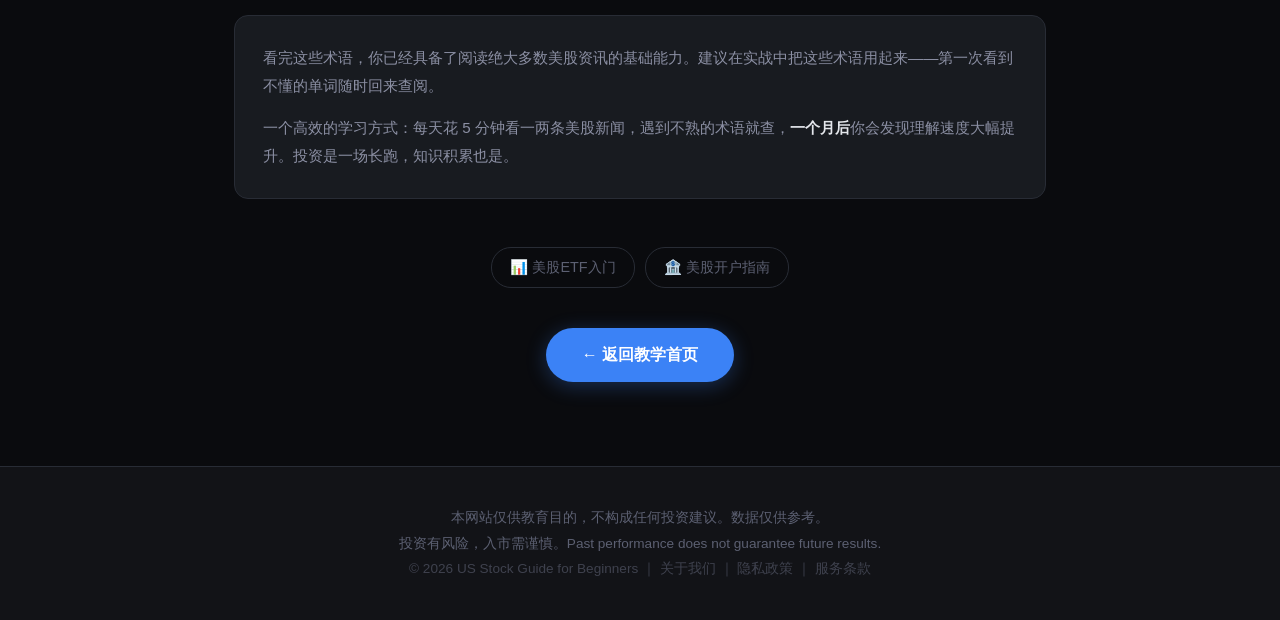
<file: glossary.html>
<!DOCTYPE html>
<html lang="zh-CN">
<head>
  <meta charset="UTF-8">
  <meta name="viewport" content="width=device-width, initial-scale=1.0">
  <title>美股常见术语大全 — 股票投资必备词汇</title>
  <meta name="description" content="美股投资常见术语完整词典：做多做空、K线、均线、支撑位阻力位、ETF费用率、定投复利、牛市熊市。分类整理，中英对照，一看就懂。">
  <link rel="stylesheet" href="styles.css">
  <!-- Google AdSense -->
  <script async src="https://pagead2.googlesyndication.com/pagead/js/adsbygoogle.js?client=ca-pub-2596520613460726" crossorigin="anonymous"></script>
  <!-- PropellerAds Native Banner -->
  <script async="async" data-cfasync="false" src="https://pl29511778.effectivecpmnetwork.com/4834d9760d1434a067c4bfadfdc6c3fa/invoke.js"></script>
    <style>
    .glossary-term { background:var(--bg-card); border:1px solid var(--border); border-radius:var(--radius-sm); padding:16px 20px; margin-bottom:10px; transition:border-color var(--transition); }
    .glossary-term:hover { border-color:var(--border-light); }
    .glossary-term .gt-en { font-size:0.82rem; color:var(--accent-hover); font-weight:600; font-family:"SF Mono","Fira Code","Consolas",monospace; }
    .glossary-term .gt-cn { font-size:0.95rem; font-weight:600; color:var(--text); margin:2px 0 6px; }
    .glossary-term .gt-desc { font-size:0.85rem; color:var(--text-secondary); line-height:1.6; }
    .glossary-term .gt-example { font-size:0.8rem; color:var(--text-muted); font-style:italic; margin-top:4px; padding:6px 10px; background:var(--bg-surface); border-radius:var(--radius-xs); }
    .category-label { display:inline-block; padding:4px 16px; border-radius:16px; font-size:0.8rem; font-weight:600; margin-bottom:10px; }
    .category-label.trade { background:rgba(59,130,246,0.12); color:var(--accent-hover); }
    .category-label.tech { background:rgba(16,185,129,0.12); color:var(--green); }
    .category-label.etf { background:rgba(139,92,246,0.12); color:var(--purple); }
    .category-label.strategy { background:rgba(245,158,11,0.12); color:var(--yellow); }
    .category-label.market { background:rgba(239,68,68,0.12); color:var(--red); }
  </style>
</head>
<body class="teaching-page">

  <nav class="navbar" id="navbar">
    <div class="nav-container">
      <a href="learn.html" class="nav-logo">US Stock Guide</a>
      <ul class="nav-links">
        <li><a href="learn.html">← 返回教学页面</a></li>
      </ul>
      <button class="nav-toggle" id="navToggle" aria-label="菜单">☰</button>
    </div>
  </nav>

  <header class="teaching-hero">
    <h1>📖 美股常见术语大全</h1>
    <p class="hero-subtitle">分类整理 · 中英对照 · 投资必备词汇</p>
  </header>

  <div class="teaching-body">

    <div class="teaching-card" style="margin-bottom:32px;">
      <p style="font-size:0.95rem;color:var(--text-secondary);line-height:1.8;">
        刚开始接触美股时，满屏的英文术语可能让人望而却步。但实际上常见术语不过几十个，花 15 分钟看完这篇就能解决 90% 的阅读障碍。建议<strong>先通读一遍</strong>，然后在实际看行情和资讯时回来查阅。
      </p>
    </div>

    <!-- SVG: 术语分类脑图 -->
    <div class="visual-chart">
      <svg viewBox="0 0 620 200" xmlns="http://www.w3.org/2000/svg" style="max-width:620px;">
        <!-- 中心 -->
        <circle cx="310" cy="100" r="36" fill="var(--accent-dim)" stroke="var(--accent)" stroke-width="2"/>
        <text x="310" y="95" text-anchor="middle" fill="var(--accent-hover)" font-size="14" font-weight="700">美股术语</text>
        <text x="310" y="112" text-anchor="middle" fill="var(--text-muted)" font-size="9">5大类别</text>
        <!-- 分支1 -->
        <line x1="277" y1="72" x2="210" y2="32" stroke="var(--border-light)" stroke-width="1.2"/>
        <rect x="120" y="12" width="90" height="36" rx="18" fill="rgba(59,130,246,0.12)" stroke="var(--accent)" stroke-width="1.2"/>
        <text x="165" y="34" text-anchor="middle" fill="var(--accent-hover)" font-size="11" font-weight="600">📈 基础交易</text>
        <!-- 分支2 -->
        <line x1="277" y1="72" x2="200" y2="80" stroke="var(--border-light)" stroke-width="1.2"/>
        <rect x="108" y="62" width="96" height="36" rx="18" fill="rgba(16,185,129,0.12)" stroke="var(--green)" stroke-width="1.2"/>
        <text x="156" y="84" text-anchor="middle" fill="var(--green)" font-size="11" font-weight="600">📊 技术分析</text>
        <!-- 分支3 -->
        <line x1="277" y1="128" x2="210" y2="168" stroke="var(--border-light)" stroke-width="1.2"/>
        <rect x="120" y="150" width="90" height="36" rx="18" fill="rgba(139,92,246,0.12)" stroke="var(--purple)" stroke-width="1.2"/>
        <text x="165" y="172" text-anchor="middle" fill="var(--purple)" font-size="11" font-weight="600">🏷️ ETF术语</text>
        <!-- 分支4 -->
        <line x1="343" y1="72" x2="410" y2="32" stroke="var(--border-light)" stroke-width="1.2"/>
        <rect x="410" y="12" width="100" height="36" rx="18" fill="rgba(245,158,11,0.12)" stroke="var(--yellow)" stroke-width="1.2"/>
        <text x="460" y="34" text-anchor="middle" fill="var(--yellow)" font-size="11" font-weight="600">🎯 投资策略</text>
        <!-- 分支5 -->
        <line x1="343" y1="128" x2="410" y2="168" stroke="var(--border-light)" stroke-width="1.2"/>
        <rect x="410" y="150" width="100" height="36" rx="18" fill="rgba(239,68,68,0.12)" stroke="var(--red)" stroke-width="1.2"/>
        <text x="460" y="172" text-anchor="middle" fill="var(--red)" font-size="11" font-weight="600">🌐 市场相关</text>
      </svg>
      <div class="visual-chart-caption">五大类别涵盖绝大部分美股常用术语</div>
    </div>

    <!-- === 一、基础交易术语 === -->
    <section class="teaching-section">
      <h3><span class="category-label trade">📈 基础交易术语</span></h3>

      <div class="glossary-term">
        <div class="gt-en">Long / Short（做多 / 做空）</div>
        <div class="gt-cn">做多：买入股票，预期价格上涨后卖出获利。做空：借入股票卖出，预期价格下跌后买回归还，赚取差价。</div>
        <div class="gt-desc">做多是大多数人的第一选择——低买高卖。做空相对复杂且有无限亏损风险，新手不要碰。做空操作需要券商开通融资账户。</div>
        <div class="gt-example">例句："我看好苹果，所以做多了 AAPL。" / "他觉得特斯拉要跌，做空了 TSLA。"</div>
      </div>

      <div class="glossary-term">
        <div class="gt-en">T+0 / T+2（交易结算周期）</div>
        <div class="gt-cn">T+0 指今天买的股票今天就能卖（美股对大部分股票支持 T+0）。T+2 指交易完成后 2 个工作日资金才真正到账。</div>
        <div class="gt-desc">美股的 T+0 给了交易者很大的灵活性。但要注意 PDT 规则（账户低于 $25,000 时 5 天内限 3 次日内交易）。</div>
        <div class="gt-example">例句："美股是 T+0 交易，但我今天已经做了三次日内交易了，不能再做了。"</div>
      </div>

      <div class="glossary-term">
        <div class="gt-en">Open / High / Low / Close（开盘价 / 最高价 / 最低价 / 收盘价）</div>
        <div class="gt-cn">OHLC 是每一根 K 线的四个价格数据，分别代表该时间段的起点、最高、最低和终点价。</div>
        <div class="gt-desc">日 K 线的 OHLC 是最基础的数据。收盘价尤其重要，因为很多技术指标是以收盘价为基础计算的。开盘价通常反映盘前消息的影响。</div>
      </div>

      <div class="glossary-term">
        <div class="gt-en">Volume / Turnover（成交量 / 成交额）</div>
        <div class="gt-cn">成交量是股票被买卖的总股数，成交额是总金额。量价配合是分析市场走势的重要线索。</div>
        <div class="gt-desc">成交量暴增通常意味着重大消息或趋势转折。价格上涨伴随成交量放大是牛信号；价格上涨但成交量萎缩则可能不可持续。</div>
        <div class="gt-example">例句："今天英伟达成交量是昨天的两倍，突破新高有量能支撑。"</div>
      </div>

      <div class="glossary-term">
        <div class="gt-en">Turnover Rate（换手率）</div>
        <div class="gt-cn">股票在一定时间内被转手买卖的频率，等于成交量除以流通股数。换手率高说明交易活跃。</div>
        <div class="gt-desc">大盘股（如苹果）换手率通常低于 1%，小盘股或热门股可以达到 10% 以上。换手率过高也可能是投机过热的信号。</div>
      </div>
    </section>

    <!-- === 二、技术分析术语 === -->
    <section class="teaching-section">
      <h3><span class="category-label tech">📊 技术分析术语</span></h3>

      <div class="glossary-term">
        <div class="gt-en">K线 / Candlestick（蜡烛图）</div>
        <div class="gt-cn">源自日本的股票分析方法。每一根 K 线由实体（开盘价到收盘价）和影线（最高价和最低价）组成。阳线（红色）表示收盘价高于开盘价，阴线（绿色/蓝色）反之。</div>
        <div class="gt-desc">K 线是股票技术分析的基石。单根 K 线的形态（十字星、锤子线、吞没等）可以给出短期反转信号。</div>
      </div>

      <div class="glossary-term">
        <div class="gt-en">Moving Average / MA（移动平均线）</div>
        <div class="gt-cn">一段时间内收盘价的平均值连成的曲线。MA5 是 5 日平均线，MA10 是 10 日平均线，MA50 是 50 日线，MA200 是 200 日线。</div>
        <div class="gt-desc">均线是最常用的趋势判断工具。股价在 MA50 上方通常被认为是中期上涨趋势。MA200 被称为"牛熊分界线"——跌破 200 日线往往意味着转入熊市。</div>
        <div class="gt-example">例句："QQQ 今天跌破 MA50，短期趋势转弱了。"</div>
      </div>

      <div class="glossary-term">
        <div class="gt-en">Support / Resistance（支撑位 / 阻力位）</div>
        <div class="gt-cn">支撑位是股价下跌后容易反弹的价格区域，阻力位是股价上涨后容易受阻下跌的价格区域。</div>
        <div class="gt-desc">支撑和阻力是技术分析中最核心的概念之一。一旦突破阻力位，阻力可能变成新的支撑位（反之亦然）。这些位置通常也是交易量较大的区域。</div>
        <div class="gt-example">例句："标普500在 5500 点遇到了强阻力，已经三次冲不过去了。"</div>
      </div>

      <div class="glossary-term">
        <div class="gt-en">Breakout / Pullback / Bounce（突破 / 回调 / 反弹）</div>
        <div class="gt-cn">突破指股价有效越过阻力位；回调指上涨趋势中股价短暂下跌；反弹指下跌趋势中股价短暂上涨。</div>
        <div class="gt-desc">突破 + 回踩确认是经典的入场信号。反弹在下跌趋势中可能只是暂时的，不要急于抄底。</div>
      </div>

      <div class="glossary-term">
        <div class="gt-en">Golden Cross / Death Cross（金叉 / 死叉）</div>
        <div class="gt-cn">金叉：短期均线上穿长期均线（如 MA50 上穿 MA200），牛市信号。死叉：短期均线下穿长期均线，熊市信号。</div>
        <div class="gt-desc">金叉和死叉是长期趋势逆转的重要信号，但不应该作为唯一的决策依据。金叉后往往有不错的上涨行情，死叉后也可能持续下跌数周。</div>
      </div>
    </section>

    <!-- PropellerAds Native Banner Ad -->
    <div id="container-4834d9760d1434a067c4bfadfdc6c3fa" style="max-width:100%;margin:24px auto;"></div>

    <!-- === 三、指数与ETF术语 === -->
    <section class="teaching-section">
      <h3><span class="category-label etf">🏷️ 指数与ETF术语</span></h3>

      <div class="glossary-term">
        <div class="gt-en">Index / Constituent（指数 / 成分股）</div>
        <div class="gt-cn">指数是反映一篮子股票整体表现的数字。成分股是指数包含的个股。标普500 包含 500 家成分股，纳斯达克包含 2500+ 家。</div>
        <div class="gt-desc">三大指数：道琼斯（30只工业巨头）、标普500（500只大型公司）、纳斯达克（2500+只，偏科技）。</div>
      </div>

      <div class="glossary-term">
        <div class="gt-en">ETF / NAV（交易所交易基金 / 净值）</div>
        <div class="gt-cn">ETF 是在交易所上市交易的一篮子资产。NAV（Net Asset Value）是 ETF 资产的实际价值，可以理解成"内在价值"。</div>
        <div class="gt-desc">ETF 的市场价格围绕 NAV 上下波动。大 ETF（如 SPY）的市场价和 NAV 几乎没有差别，而小 ETF 可能有一定的折价或溢价。</div>
      </div>

      <div class="glossary-term">
        <div class="gt-en">Expense Ratio（费用率）</div>
        <div class="gt-cn">基金管理公司每年从基金资产中扣除的费用比例。VOO 的费用率是 0.03%，意味着持有 $10,000 一年只扣 $3。</div>
        <div class="gt-desc">费用率是选 ETF 最重要的指标之一。看似微小的差异在几十年复利下会变得非常巨大。主动基金通常收费 0.5%-1.5%，而指数 ETF 只有 0.03%-0.15%。</div>
        <div class="gt-example">例句："费用率从 0.03% 到 0.10%，30 年后差的可不是小数目。"</div>
      </div>

      <div class="glossary-term">
        <div class="gt-en">Dividend / Dividend Yield（分红 / 股息率）</div>
        <div class="gt-cn">分红是公司利润分配给股东的部分。股息率 = 每股年分红 ÷ 股价，比如一股分红 $4、股价 $100，股息率就是 4%。</div>
        <div class="gt-desc">美股很多优质公司连续几十年稳定分红（称为 Dividend Aristocrats，分红贵族）。对于非美国居民，股息预扣税为 10%（税后到手 90%）。成长型公司如苹果的分红较少，价值型公司如可口可乐分红较多。</div>
      </div>
    </section>

    <!-- === 四、投资策略术语 === -->
    <section class="teaching-section">
      <h3><span class="category-label strategy">🎯 投资策略术语</span></h3>

      <div class="glossary-term">
        <div class="gt-en">Dollar-Cost Averaging / DCA（定投）</div>
        <div class="gt-cn">在固定的时间投入固定的金额。市场涨的时候买得少、跌的时候买得多，长期来看平均成本低于市场均价。</div>
        <div class="gt-desc">定投是最被广泛验证的散户投资策略之一，核心在于坚持。不需要判断市场高低，不需要研究技术指标。按月定投标普500 或纳斯达克 ETF 是最经典的策略。</div>
        <div class="gt-example">例句："我每个月 1 号定投 $1000 到 VOO，已经坚持了 5 年。"</div>
      </div>

      <div class="glossary-term">
        <div class="gt-en">Asset Allocation（资产配置）</div>
        <div class="gt-cn">把资金分配到不同类型的资产中（股票、债券、现金、商品等），以平衡风险和收益。</div>
        <div class="gt-desc">资产配置决定了一个投资组合 90% 以上的长期回报。最经典的配置是 60% 股票 ETF + 40% 债券 ETF，随着年龄增长逐步增加债券比例。</div>
      </div>

      <div class="glossary-term">
        <div class="gt-en">Diversification（分散投资）</div>
        <div class="gt-cn">不要把所有鸡蛋放在一个篮子里。通过投资不同行业、不同地区、不同资产类别来降低风险。</div>
        <div class="gt-desc">持有 1-2 只大盘 ETF 就可以实现很好的分散。过度分散（同时持有 20+ 只 ETF）反而会降低收益、增加管理难度。</div>
      </div>

      <div class="glossary-term">
        <div class="gt-en">Value Investing / Growth Investing（价值投资 / 成长投资）</div>
        <div class="gt-cn">价值投资：买入被低估的公司，等待市场发现其价值。成长投资：买入高速增长的公司，即使估值较高。</div>
        <div class="gt-desc">巴菲特是价值投资的代表人物，喜欢买便宜的好公司。而像木头姐（Cathie Wood）则偏好成长投资。大多数散户更适合指数投资而非选股。</div>
      </div>

      <div class="glossary-term">
        <div class="gt-en">Stop-Loss / Take-Profit（止损 / 止盈）</div>
        <div class="gt-cn">止损：设置一个价格，如果跌到这个价位就自动卖出，控制最大亏损。止盈：设置一个目标价，到了就卖出锁定利润。</div>
        <div class="gt-desc">新手容易犯的错误是没有止损——亏损的时候一直扛着，涨了一点就匆忙卖出。一个好的纪律是"截断亏损，让利润奔跑"。</div>
      </div>
    </section>

    <!-- === 五、市场相关 === -->
    <section class="teaching-section">
      <h3><span class="category-label market">🌐 市场相关</span></h3>

      <div class="glossary-term">
        <div class="gt-en">Bull Market / Bear Market（牛市 / 熊市）</div>
        <div class="gt-cn">牛市指市场持续上涨，通常从低点上涨 20% 以上确认；熊市指市场持续下跌，通常从高点下跌 20% 以上确认。</div>
        <div class="gt-desc">美股历史上牛市长、熊市短。平均牛市持续 3-5 年，熊市 6-12 个月。在熊市中保持定投、不恐慌卖出是赚大钱的关键。</div>
      </div>

      <div class="glossary-term">
        <div class="gt-en">Pre-market / After-hours（盘前 / 盘后交易）</div>
        <div class="gt-cn">盘前交易：4:00-9:30（美东时间）。盘后交易：16:00-20:00（美东时间）。这些时段流动性低、价差大。</div>
        <div class="gt-desc">财报通常在盘后发布，所以财报后股价经常在盘后大幅波动。盘前/盘后交易的风险较高，新手建议只在正常交易时段操作。</div>
      </div>

      <div class="glossary-term">
        <div class="gt-en">IPO（首次公开募股）</div>
        <div class="gt-cn">公司第一次向公众发行股票。IPO 之后公司的股票就可以在交易所公开买卖了。</div>
        <div class="gt-desc">热门 IPO（如 ARM、Reddit）上市首日经常大涨，但普通散户很难拿到 IPO 价格。新手不建议追高刚上市的新股——很多 IPO 上市后反而会下跌。</div>
      </div>

      <div class="glossary-term">
        <div class="gt-en">Earnings Season（财报季）</div>
        <div class="gt-cn">每季度结束后，上市公司集中发布财务报告的季节。通常在 1月、4月、7月、10月。财报数据会大幅影响股价。</div>
        <div class="gt-desc">财报季是美股最活跃的时期。营收和利润超出预期股价大涨，不及预期则大跌。提前关注财报日历可以帮助避开不必要的风险。</div>
      </div>

      <div class="glossary-term">
        <div class="gt-en">Federal Reserve / Interest Rate（美联储 / 利率）</div>
        <div class="gt-cn">美联储是美国的中央银行，通过调整联邦基金利率来控制通胀和刺激经济。利率是影响股票市场最重要的宏观因素之一。</div>
        <div class="gt-desc">利率上升通常导致股市下跌（资金从股市流向债券），利率下降则利好股市（资金从债券回流股市）。美联储的每次议息会议都备受关注。</div>
      </div>
    </section>

    <section class="teaching-section">
      <h3>📝 写在最后</h3>
      <div class="teaching-card">
        <p>看完这些术语，你已经具备了阅读绝大多数美股资讯的基础能力。建议在实战中把这些术语用起来——第一次看到不懂的单词随时回来查阅。</p>
        <p>一个高效的学习方式：每天花 5 分钟看一两条美股新闻，遇到不熟的术语就查，<strong>一个月后</strong>你会发现理解速度大幅提升。投资是一场长跑，知识积累也是。</p>
      </div>
    </section>

    <!-- ===== 底部导航 ===== -->
    <div class="teaching-footer">
      <div style="margin-bottom:16px;display:flex;flex-wrap:wrap;gap:10px;justify-content:center;">
        <a href="etf-intro.html" class="btn-back-teaching">📊 美股ETF入门</a>
        <a href="account-guide.html" class="btn-back-teaching">🏦 美股开户指南</a>
      </div>
      <a href="learn.html" class="btn-primary">← 返回教学首页</a>
    </div>

  </div>

  <footer class="footer">
    <div class="container">
      <p>本网站仅供教育目的，不构成任何投资建议。数据仅供参考。</p>
      <p>投资有风险，入市需谨慎。Past performance does not guarantee future results.</p>
      <p class="footer-copy">&copy; 2026 US Stock Guide for Beginners ｜ <a href="about.html" style="color:var(--text-muted)">关于我们</a> ｜ <a href="privacy.html" style="color:var(--text-muted)">隐私政策</a> ｜ <a href="terms.html" style="color:var(--text-muted)">服务条款</a></p>
    </div>
  </footer>

  <script>
  (function(){var t=document.getElementById('navToggle'),n=document.querySelector('.nav-links');if(t&&n){t.addEventListener('click',function(){n.classList.toggle('open')});n.querySelectorAll('a').forEach(function(l){l.addEventListener('click',function(){n.classList.remove('open')})})}})();
  (function(){var cards=document.querySelectorAll('.teaching-hero h1,.teaching-hero .hero-subtitle,.teaching-section,.teaching-card,.teaching-tip,.visual-chart,.glossary-term,.category-label,.teaching-footer,.btn-primary,.btn-back-teaching');if(cards.length>0&&'IntersectionObserver' in window){var obs=new IntersectionObserver(function(entries){entries.forEach(function(e){if(e.isIntersecting){e.target.classList.add('revealed');obs.unobserve(e.target)}})},{threshold:0.08,rootMargin:'0px 0px -30px 0px'});cards.forEach(function(c,i){c.classList.add('anim-in');c.style.transitionDelay=(i%3)*0.08+'s';obs.observe(c)})}})();
  </script>
  <script src="cookie-banner.js"></script>
</body>
</html>
</file>
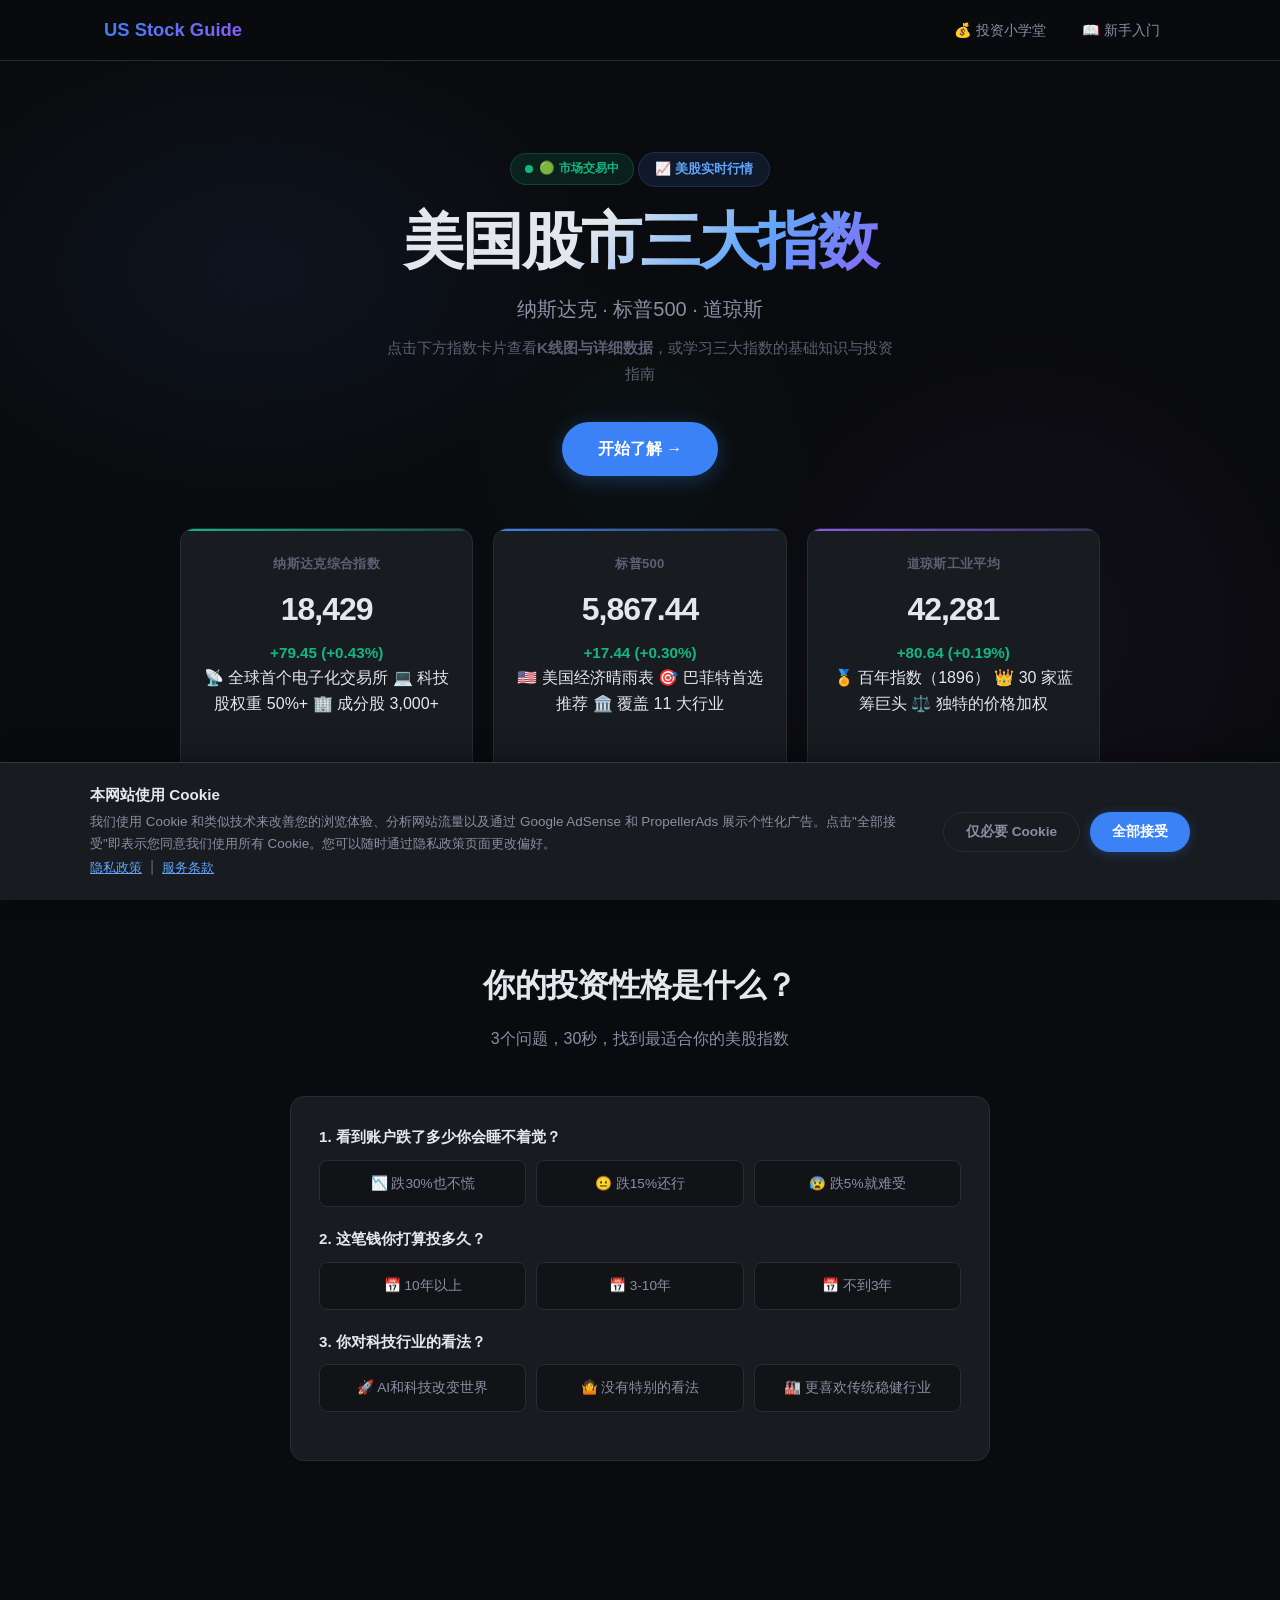
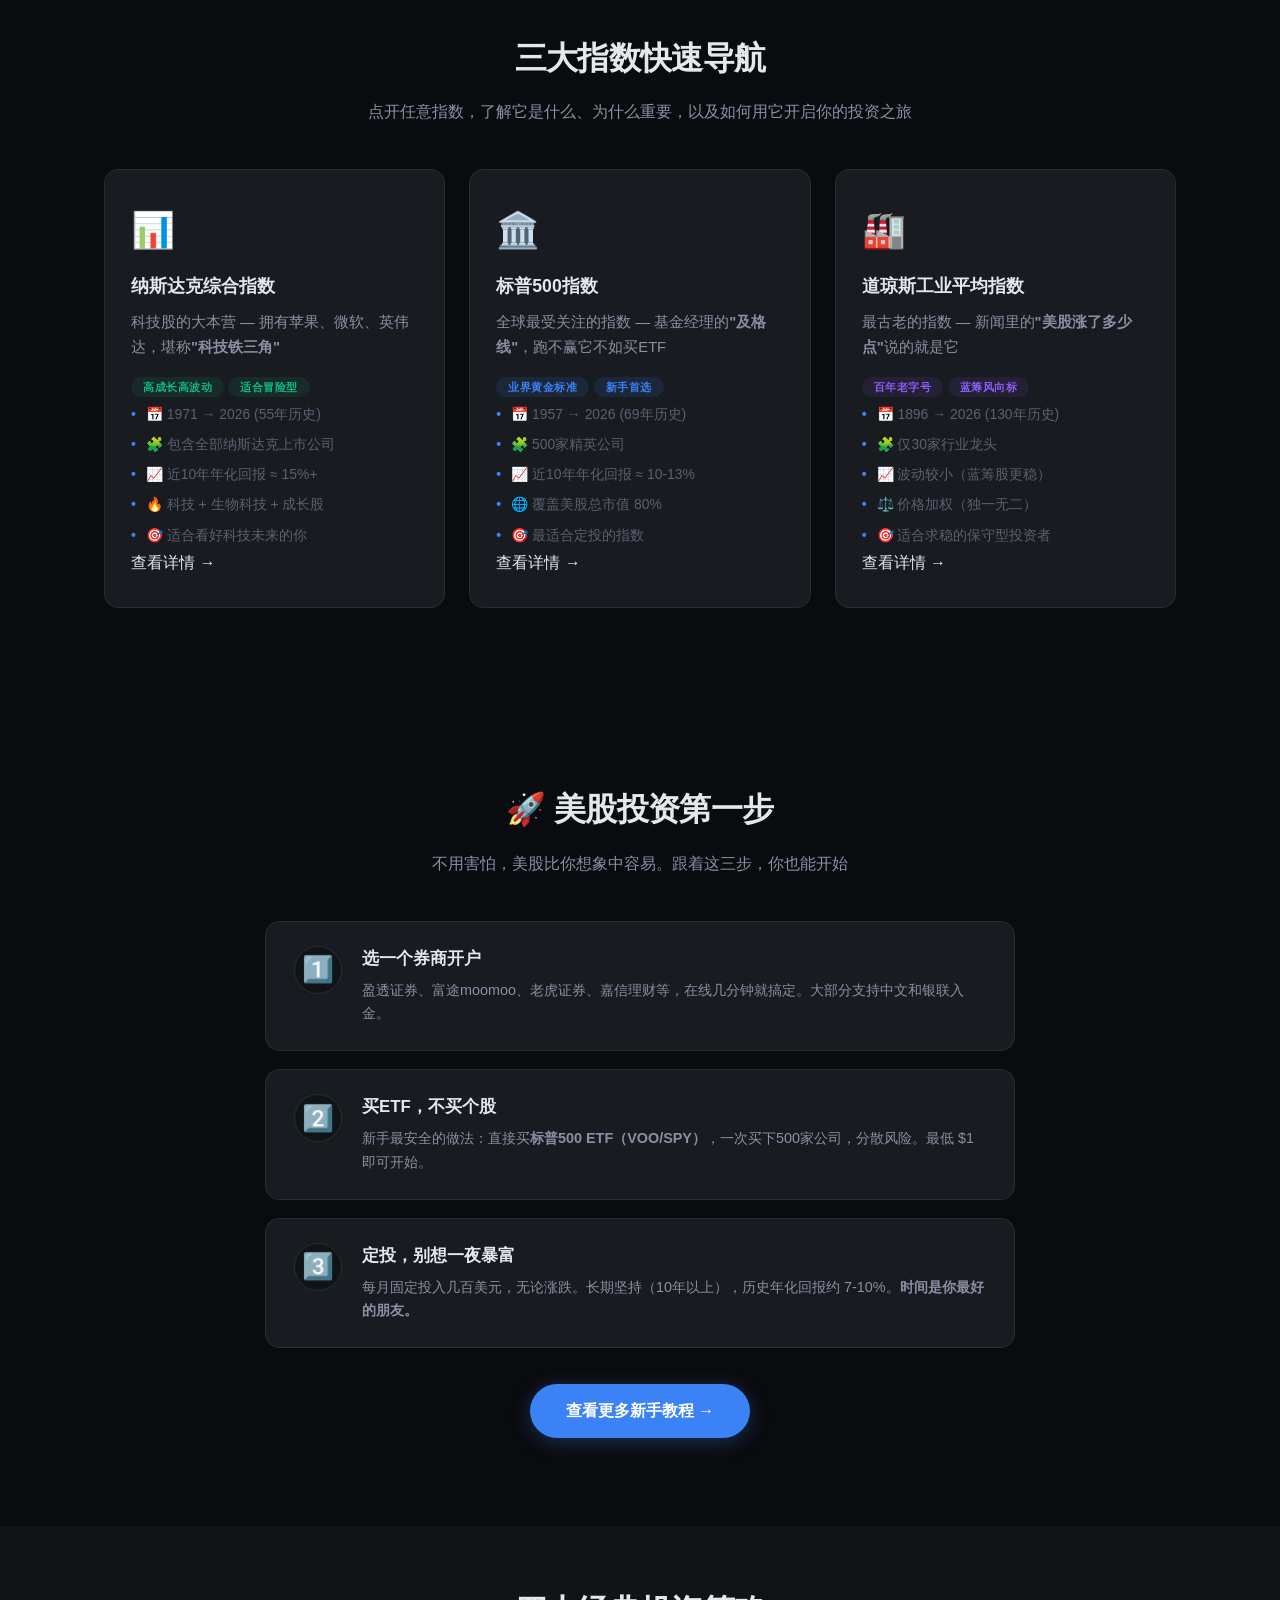
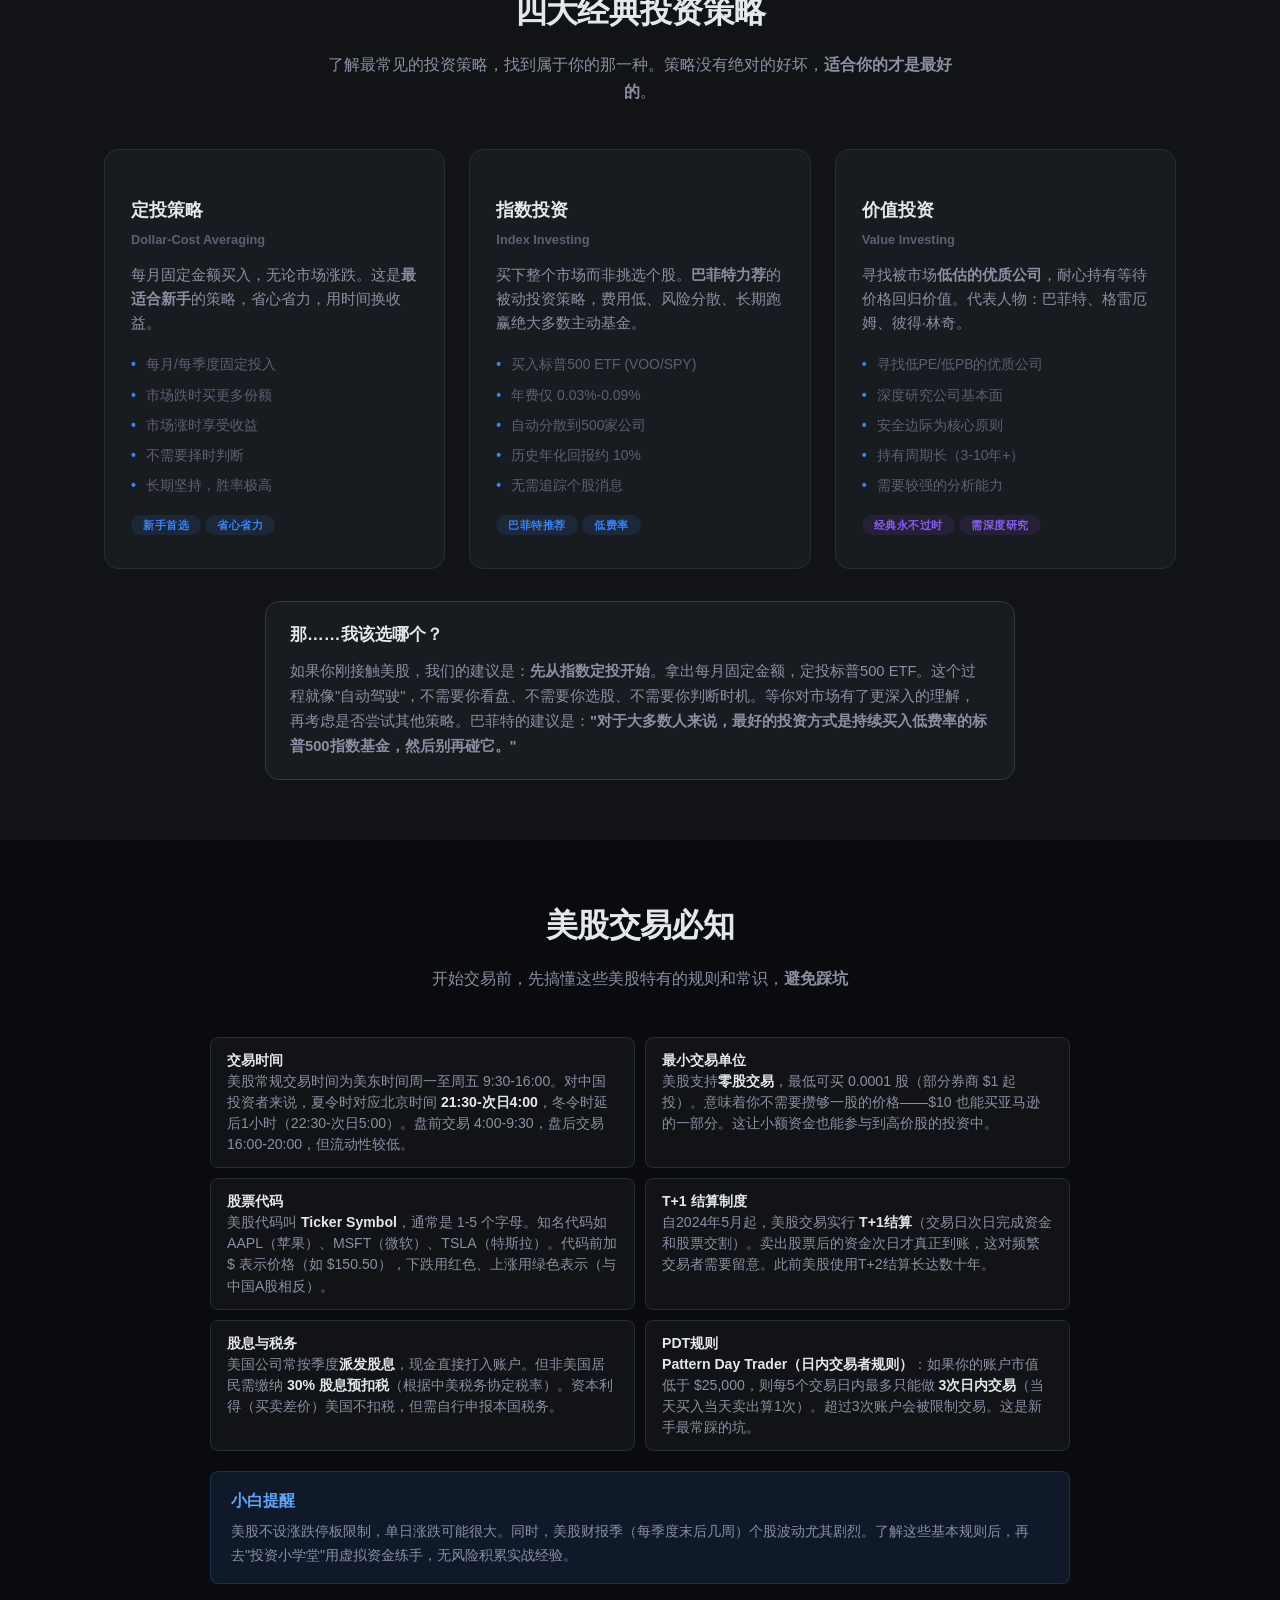
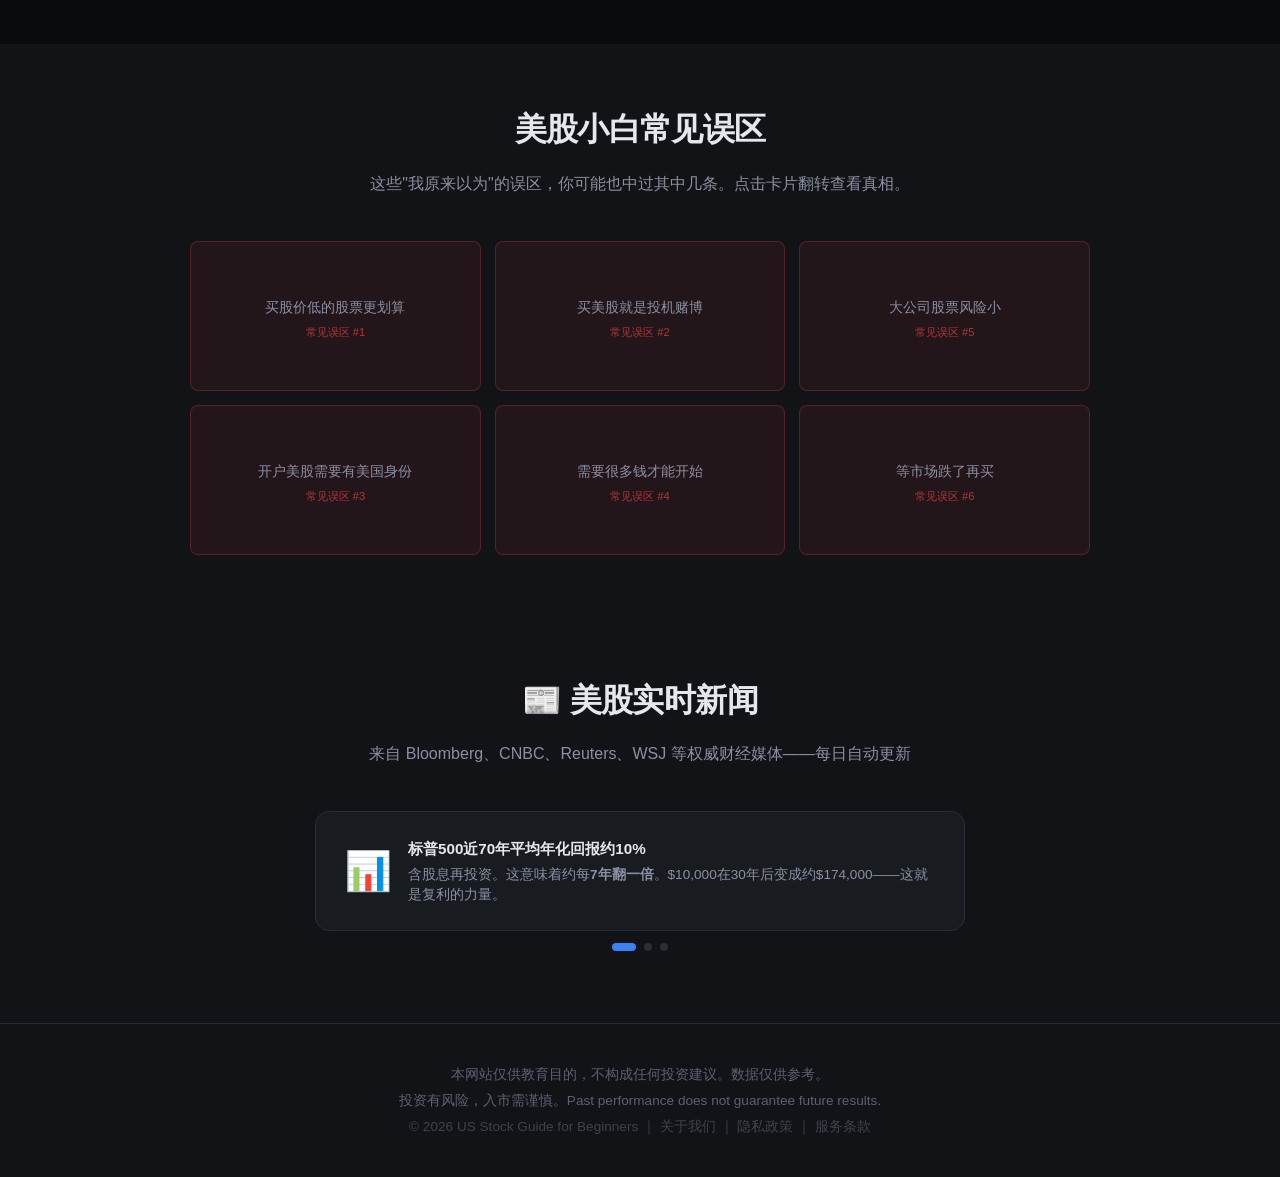
<file: home.html>
<!DOCTYPE html>
<html lang="zh-CN">
<head>
  <meta charset="UTF-8">
  <meta name="viewport" content="width=device-width, initial-scale=1.0">
  <title>美国股市三大指数 — 新手入门指南</title>
  <meta name="description" content="从零开始学习美股投资。纳斯达克、标普500、道琼斯三大指数详解，K线图教学，新手投资指南。免费股票入门教程。">
  <meta name="keywords" content="美股,股票入门,纳斯达克,标普500,道琼斯,K线图,投资教程,ETF,新手投资">
  <meta property="og:title" content="美国股市三大指数 — 新手入门指南">
  <meta property="og:description" content="从零开始学习美股投资，看懂K线图，掌握三大指数。">
  <meta property="og:type" content="website">
  <meta name="google-site-verification" content="JgHGYCvbNSsVMTZk3H5U0Vl1z8DToAmQC4fjaF1znJ8" />
  <link rel="stylesheet" href="styles.css">
  <!-- Google AdSense — 替换 ca-pub-2596520613460726 为你的发布商ID -->
  <script async src="https://pagead2.googlesyndication.com/pagead/js/adsbygoogle.js?client=ca-pub-2596520613460726" crossorigin="anonymous"></script>
  <!-- PropellerAds Native Banner -->
  <script async="async" data-cfasync="false" src="https://pl29511778.effectivecpmnetwork.com/4834d9760d1434a067c4bfadfdc6c3fa/invoke.js"></script>
  </head>
<body>

  <!-- ===== 导航栏 ===== -->
  <nav class="navbar" id="navbar">
    <div class="nav-container">
      <a href="#hero" class="nav-logo">US Stock Guide</a>
      <ul class="nav-links">
        <li><a href="invest.html">💰 投资小学堂</a></li>
        <li><a href="#" id="btnBeginnerNav">📖 新手入门</a></li>
      </ul>
      <button class="nav-toggle" id="navToggle" aria-label="菜单">☰</button>
    </div>
  </nav>

  <!-- ===== 英雄区 ===== -->
  <header class="hero" id="hero">
    <div class="hero-content">
      <div class="market-status closed" id="marketStatus"><span class="status-dot"></span> <span id="marketStatusText">检测中...</span></div>
      <span class="hero-badge">📈 美股实时行情</span>
      <h1 class="hero-title">美国股市三大指数</h1>
      <p class="hero-subtitle">纳斯达克 · 标普500 · 道琼斯</p>
      <p class="hero-desc">点击下方指数卡片查看<strong>K线图与详细数据</strong>，或学习三大指数的基础知识与投资指南</p>
      <div class="hero-btns">
        <a href="learn.html" class="hero-btn">开始了解 →</a>
      </div>
    </div>
    <div class="hero-tickers" id="tickers">
      <a href="dashboard.html?index=nasdaq" class="ticker-card" data-index="nasdaq" id="ticker-nasdaq">
        <div class="ticker-name">纳斯达克综合指数</div>
        <div class="ticker-value" id="nasdaqValue">--</div>
        <div class="ticker-change" id="nasdaqChange">加载中...</div>
        <div class="ticker-summary">
          <span class="ticker-tag">📡 全球首个电子化交易所</span>
          <span class="ticker-tag">💻 科技股权重 50%+</span>
          <span class="ticker-tag">🏢 成分股 3,000+</span>
        </div>
        <div class="ticker-sparkline" id="sparkNasdaq"></div>
      </a>
      <a href="dashboard.html?index=sp500" class="ticker-card" data-index="sp500" id="ticker-sp500">
        <div class="ticker-name">标普500</div>
        <div class="ticker-value" id="sp500Value">--</div>
        <div class="ticker-change" id="sp500Change">加载中...</div>
        <div class="ticker-summary">
          <span class="ticker-tag">🇺🇸 美国经济晴雨表</span>
          <span class="ticker-tag">🎯 巴菲特首选推荐</span>
          <span class="ticker-tag">🏛️ 覆盖 11 大行业</span>
        </div>
        <div class="ticker-sparkline" id="sparkSp500"></div>
      </a>
      <a href="dashboard.html?index=dowjones" class="ticker-card" data-index="dowjones" id="ticker-dowjones">
        <div class="ticker-name">道琼斯工业平均</div>
        <div class="ticker-value" id="dowValue">--</div>
        <div class="ticker-change" id="dowChange">加载中...</div>
        <div class="ticker-summary">
          <span class="ticker-tag">🏅 百年指数（1896）</span>
          <span class="ticker-tag">👑 30 家蓝筹巨头</span>
          <span class="ticker-tag">⚖️ 独特的价格加权</span>
        </div>
        <div class="ticker-sparkline" id="sparkDow"></div>
      </a>
    </div>
  </header>

  <!-- ===== 投资性格快速测试 ===== -->
  <section class="section" style="padding:60px 0;">
    <div class="container">
      <h2 class="section-title">你的投资性格是什么？</h2>
      <p class="section-intro">3个问题，30秒，找到最适合你的美股指数</p>
      <div class="personality-quiz" id="personalityQuiz">
        <div class="pq-question">
          <span class="pq-label">1. 看到账户跌了多少你会睡不着觉？</span>
          <div class="pq-opts" data-pq="risk">
            <span class="pq-opt" data-val="high">📉 跌30%也不慌</span>
            <span class="pq-opt" data-val="mid">😐 跌15%还行</span>
            <span class="pq-opt" data-val="low">😰 跌5%就难受</span>
          </div>
        </div>
        <div class="pq-question">
          <span class="pq-label">2. 这笔钱你打算投多久？</span>
          <div class="pq-opts" data-pq="horizon">
            <span class="pq-opt" data-val="long">📅 10年以上</span>
            <span class="pq-opt" data-val="mid">📅 3-10年</span>
            <span class="pq-opt" data-val="short">📅 不到3年</span>
          </div>
        </div>
        <div class="pq-question">
          <span class="pq-label">3. 你对科技行业的看法？</span>
          <div class="pq-opts" data-pq="tech">
            <span class="pq-opt" data-val="bullish">🚀 AI和科技改变世界</span>
            <span class="pq-opt" data-val="neutral">🤷 没有特别的看法</span>
            <span class="pq-opt" data-val="bearish">🏭 更喜欢传统稳健行业</span>
          </div>
        </div>
        <div class="pq-result" id="pqResult">
          <div class="pq-result-type" id="pqResultType"></div>
          <div class="pq-result-desc" id="pqResultDesc"></div>
          <div class="pq-result-etf" id="pqResultETF"></div>
          <button class="pq-reset" id="pqReset">↻ 重新测试</button>
        </div>
      </div>
    </div>
  </section>

  <!-- PropellerAds Native Banner Ad -->
  <div id="container-4834d9760d1434a067c4bfadfdc6c3fa" style="max-width:1120px;margin:24px auto;padding:0 24px;"></div>

  <!-- ===== 三大指数快速导航 ===== -->
  <section class="section section-quicknav">
    <div class="container">
      <h2 class="section-title">三大指数快速导航</h2>
      <p class="section-intro">点开任意指数，了解它是什么、为什么重要，以及如何用它开启你的投资之旅</p>
      <div class="cards-row" id="quickNavRow">
        <a href="nasdaq.html" class="info-card card-nasdaq">
          <div class="card-icon">📊</div>
          <h3>纳斯达克综合指数</h3>
          <p class="card-one-liner">科技股的大本营 — 拥有苹果、微软、英伟达，堪称<strong>"科技铁三角"</strong></p>
          <div class="card-badges">
            <span class="badge badge-tech">高成长高波动</span>
            <span class="badge badge-tech">适合冒险型</span>
          </div>
          <ul>
            <li>📅 1971 → 2026 (55年历史)</li>
            <li>🧩 包含全部纳斯达克上市公司</li>
            <li>📈 近10年年化回报 ≈ 15%+</li>
            <li>🔥 科技 + 生物科技 + 成长股</li>
            <li>🎯 适合看好科技未来的你</li>
          </ul>
          <span class="card-hint">查看详情 →</span>
        </a>
        <a href="sp500.html" class="info-card card-sp500">
          <div class="card-icon">🏛️</div>
          <h3>标普500指数</h3>
          <p class="card-one-liner">全球最受关注的指数 — 基金经理的<strong>"及格线"</strong>，跑不赢它不如买ETF</p>
          <div class="card-badges">
            <span class="badge badge-benchmark">业界黄金标准</span>
            <span class="badge badge-benchmark">新手首选</span>
          </div>
          <ul>
            <li>📅 1957 → 2026 (69年历史)</li>
            <li>🧩 500家精英公司</li>
            <li>📈 近10年年化回报 ≈ 10-13%</li>
            <li>🌐 覆盖美股总市值 80%</li>
            <li>🎯 最适合定投的指数</li>
          </ul>
          <span class="card-hint">查看详情 →</span>
        </a>
        <a href="dowjones.html" class="info-card card-dow">
          <div class="card-icon">🏭</div>
          <h3>道琼斯工业平均指数</h3>
          <p class="card-one-liner">最古老的指数 — 新闻里的<strong>"美股涨了多少点"</strong>说的就是它</p>
          <div class="card-badges">
            <span class="badge badge-old">百年老字号</span>
            <span class="badge badge-old">蓝筹风向标</span>
          </div>
          <ul>
            <li>📅 1896 → 2026 (130年历史)</li>
            <li>🧩 仅30家行业龙头</li>
            <li>📈 波动较小（蓝筹股更稳）</li>
            <li>⚖️ 价格加权（独一无二）</li>
            <li>🎯 适合求稳的保守型投资者</li>
          </ul>
          <span class="card-hint">查看详情 →</span>
        </a>
      </div>
    </div>
  </section>

  <!-- ===== 新手快速入门引导 ===== -->
  <section class="section" id="beginnerCta">
    <div class="container">
      <h2 class="section-title">🚀 美股投资第一步</h2>
      <p class="section-intro">不用害怕，美股比你想象中容易。跟着这三步，你也能开始</p>
      <div class="quick-steps">
        <div class="qstep">
          <div class="qstep-icon">1️⃣</div>
          <div class="qstep-body">
            <h3>选一个券商开户</h3>
            <p>盈透证券、富途moomoo、老虎证券、嘉信理财等，在线几分钟就搞定。大部分支持中文和银联入金。</p>
          </div>
        </div>
        <div class="qstep">
          <div class="qstep-icon">2️⃣</div>
          <div class="qstep-body">
            <h3>买ETF，不买个股</h3>
            <p>新手最安全的做法：直接买<strong>标普500 ETF（VOO/SPY）</strong>，一次买下500家公司，分散风险。最低 $1 即可开始。</p>
          </div>
        </div>
        <div class="qstep">
          <div class="qstep-icon">3️⃣</div>
          <div class="qstep-body">
            <h3>定投，别想一夜暴富</h3>
            <p>每月固定投入几百美元，无论涨跌。长期坚持（10年以上），历史年化回报约 7-10%。<strong>时间是你最好的朋友。</strong></p>
          </div>
        </div>
      </div>
      <div class="beginner-cta-btn">
        <a href="#" class="hero-btn" id="btnBeginnerCta">查看更多新手教程 →</a>
      </div>
    </div>
  </section>

  <!-- ===== 四大投资策略 ===== -->
  <section class="section section-alt" style="padding:60px 0;">
    <div class="container">
      <h2 class="section-title"> 四大经典投资策略</h2>
      <p class="section-intro">了解最常见的投资策略，找到属于你的那一种。策略没有绝对的好坏，<strong>适合你的才是最好的</strong>。</p>
      <div class="cards-row" style="margin-bottom:32px;">
        <div class="info-card">
          <div class="card-icon"></div>
          <h3>定投策略<br><small style="color:var(--text-muted);font-size:0.8rem;">Dollar-Cost Averaging</small></h3>
          <p>每月固定金额买入，无论市场涨跌。这是<strong>最适合新手</strong>的策略，省心省力，用时间换收益。</p>
          <ul>
            <li>每月/每季度固定投入</li>
            <li>市场跌时买更多份额</li>
            <li>市场涨时享受收益</li>
            <li>不需要择时判断</li>
            <li>长期坚持，胜率极高</li>
          </ul>
          <div class="card-badges" style="margin-top:10px;">
            <span class="badge badge-benchmark">新手首选</span>
            <span class="badge badge-benchmark">省心省力</span>
          </div>
        </div>
        <div class="info-card">
          <div class="card-icon"></div>
          <h3>指数投资<br><small style="color:var(--text-muted);font-size:0.8rem;">Index Investing</small></h3>
          <p>买下整个市场而非挑选个股。<strong>巴菲特力荐</strong>的被动投资策略，费用低、风险分散、长期跑赢绝大多数主动基金。</p>
          <ul>
            <li>买入标普500 ETF (VOO/SPY)</li>
            <li>年费仅 0.03%-0.09%</li>
            <li>自动分散到500家公司</li>
            <li>历史年化回报约 10%</li>
            <li>无需追踪个股消息</li>
          </ul>
          <div class="card-badges" style="margin-top:10px;">
            <span class="badge badge-benchmark">巴菲特推荐</span>
            <span class="badge badge-benchmark">低费率</span>
          </div>
        </div>
        <div class="info-card">
          <div class="card-icon"></div>
          <h3>价值投资<br><small style="color:var(--text-muted);font-size:0.8rem;">Value Investing</small></h3>
          <p>寻找被市场<strong>低估的优质公司</strong>，耐心持有等待价格回归价值。代表人物：巴菲特、格雷厄姆、彼得·林奇。</p>
          <ul>
            <li>寻找低PE/低PB的优质公司</li>
            <li>深度研究公司基本面</li>
            <li>安全边际为核心原则</li>
            <li>持有周期长（3-10年+）</li>
            <li>需要较强的分析能力</li>
          </ul>
          <div class="card-badges" style="margin-top:10px;">
            <span class="badge badge-old">经典永不过时</span>
            <span class="badge badge-old">需深度研究</span>
          </div>
        </div>
      </div>
      <div style="max-width:750px;margin:0 auto;">
        <div class="summary-box">
          <h3> 那……我该选哪个？</h3>
          <p>如果你刚接触美股，我们的建议是：<strong>先从指数定投开始</strong>。拿出每月固定金额，定投标普500 ETF。这个过程就像"自动驾驶"，不需要你看盘、不需要你选股、不需要你判断时机。等你对市场有了更深入的理解，再考虑是否尝试其他策略。巴菲特的建议是：<strong>"对于大多数人来说，最好的投资方式是持续买入低费率的标普500指数基金，然后别再碰它。"</strong></p>
        </div>
      </div>
    </div>
  </section>

  <!-- ===== 美股交易必知 ===== -->
  <section class="section" style="padding:60px 0;">
    <div class="container">
      <h2 class="section-title"> 美股交易必知</h2>
      <p class="section-intro">开始交易前，先搞懂这些美股特有的规则和常识，<strong>避免踩坑</strong></p>
      <div class="key-points" style="max-width:860px;margin:0 auto 20px;">
        <div class="key-point">
          <strong> 交易时间</strong><br>
          美股常规交易时间为美东时间周一至周五 9:30-16:00。对中国投资者来说，夏令时对应北京时间 <strong>21:30-次日4:00</strong>，冬令时延后1小时（22:30-次日5:00）。盘前交易 4:00-9:30，盘后交易 16:00-20:00，但流动性较低。
        </div>
        <div class="key-point">
          <strong> 最小交易单位</strong><br>
          美股支持<strong>零股交易</strong>，最低可买 0.0001 股（部分券商 $1 起投）。意味着你不需要攒够一股的价格——$10 也能买亚马逊的一部分。这让小额资金也能参与到高价股的投资中。
        </div>
        <div class="key-point">
          <strong> 股票代码</strong><br>
          美股代码叫 <strong>Ticker Symbol</strong>，通常是 1-5 个字母。知名代码如 AAPL（苹果）、MSFT（微软）、TSLA（特斯拉）。代码前加 $ 表示价格（如 $150.50），下跌用红色、上涨用绿色表示（与中国A股相反）。
        </div>
        <div class="key-point">
          <strong> T+1 结算制度</strong><br>
          自2024年5月起，美股交易实行 <strong>T+1结算</strong>（交易日次日完成资金和股票交割）。卖出股票后的资金次日才真正到账，这对频繁交易者需要留意。此前美股使用T+2结算长达数十年。
        </div>
        <div class="key-point">
          <strong> 股息与税务</strong><br>
          美国公司常按季度<strong>派发股息</strong>，现金直接打入账户。但非美国居民需缴纳 <strong>30% 股息预扣税</strong>（根据中美税务协定税率）。资本利得（买卖差价）美国不扣税，但需自行申报本国税务。
        </div>
        <div class="key-point">
          <strong> PDT规则</strong><br>
          <strong>Pattern Day Trader（日内交易者规则）</strong>：如果你的账户市值低于 $25,000，则每5个交易日内最多只能做 <strong>3次日内交易</strong>（当天买入当天卖出算1次）。超过3次账户会被限制交易。这是新手最常踩的坑。
        </div>
      </div>
      <div class="deep-box" style="max-width:860px;margin:0 auto;">
        <strong> 小白提醒</strong>
        <p>美股不设涨跌停板限制，单日涨跌可能很大。同时，美股财报季（每季度末后几周）个股波动尤其剧烈。了解这些基本规则后，再去"投资小学堂"用虚拟资金练手，无风险积累实战经验。</p>
      </div>
    </div>
  </section>

  <!-- ===== 常见误区澄清 ===== -->
  <section class="section section-alt" style="padding:60px 0;">
    <div class="container">
      <h2 class="section-title"> 美股小白常见误区</h2>
      <p class="section-intro">这些"我原来以为"的误区，你可能也中过其中几条。点击卡片翻转查看真相。</p>
      <div class="myth-buster-grid">
        <div class="myth-buster-col">
          <div class="myth-buster-card" onclick="this.classList.toggle('flipped')">
            <div class="myth-buster-inner">
              <div class="myth-front">
                <span class="myth-icon"></span>
                买股价低的股票更划算
                <span class="myth-tag">常见误区 #1</span>
              </div>
              <div class="myth-back">
                <span class="myth-icon"></span>
                <strong>股价高低不等于贵贱</strong><br>$5的股票可以是极度高估，$500的股票可以非常便宜。关键看市盈率、企业价值和增长前景。
              </div>
            </div>
          </div>
          <div class="myth-buster-card" onclick="this.classList.toggle('flipped')">
            <div class="myth-buster-inner">
              <div class="myth-front">
                <span class="myth-icon"></span>
                开户美股需要有美国身份
                <span class="myth-tag">常见误区 #3</span>
              </div>
              <div class="myth-back">
                <span class="myth-icon"></span>
                <strong>完全不需要</strong><br>中国大陆居民持身份证和护照就可以开立美股账户。富途moomoo、盈透证券等都支持中文开户和银联入金。
              </div>
            </div>
          </div>
        </div>
        <div class="myth-buster-col">
          <div class="myth-buster-card" onclick="this.classList.toggle('flipped')">
            <div class="myth-buster-inner">
              <div class="myth-front">
                <span class="myth-icon"></span>
                买美股就是投机赌博
                <span class="myth-tag">常见误区 #2</span>
              </div>
              <div class="myth-back">
                <span class="myth-icon"></span>
                <strong>长期投资 投机</strong><br>买入并持有标普500ETF 30年，历史年化约10%——这不是赌博，是分享全球最强企业长期增长的科学方式。
              </div>
            </div>
          </div>
          <div class="myth-buster-card" onclick="this.classList.toggle('flipped')">
            <div class="myth-buster-inner">
              <div class="myth-front">
                <span class="myth-icon"></span>
                需要很多钱才能开始
                <span class="myth-tag">常见误区 #4</span>
              </div>
              <div class="myth-back">
                <span class="myth-icon"></span>
                <strong>$1 就能开始</strong><br>绝大多数美股券商支持零股交易（Fractional Shares）。哪怕只有$10/月，也能买入标普500的一部分，开启投资之路。
              </div>
            </div>
          </div>
        </div>
        <div class="myth-buster-col">
          <div class="myth-buster-card" onclick="this.classList.toggle('flipped')">
            <div class="myth-buster-inner">
              <div class="myth-front">
                <span class="myth-icon"></span>
                大公司股票风险小
                <span class="myth-tag">常见误区 #5</span>
              </div>
              <div class="myth-back">
                <span class="myth-icon"></span>
                <strong>大公司也会暴跌</strong><br>英特尔、通用电气曾是全球最牛的股票，现在呢？没有哪家公司"大到不能跌"。分散投资才是控制风险的正确姿势。
              </div>
            </div>
          </div>
          <div class="myth-buster-card" onclick="this.classList.toggle('flipped')">
            <div class="myth-buster-inner">
              <div class="myth-front">
                <span class="myth-icon"></span>
                等市场跌了再买
                <span class="myth-tag">常见误区 #6</span>
              </div>
              <div class="myth-back">
                <span class="myth-icon"></span>
                <strong>择时是投资中最难的事</strong><br>没人能精准预测市场底部。定投策略恰好解决了这个问题：不问时机，按时买入，用时间平滑波动。
              </div>
            </div>
          </div>
        </div>
      </div>
    </div>
  </section>

  <!-- ===== 美股实时新闻 ===== -->
  <section class="section section-alt" style="padding:60px 0;">
    <div class="container">
      <h2 class="section-title">📰 美股实时新闻</h2>
      <p class="section-intro">来自 Bloomberg、CNBC、Reuters、WSJ 等权威财经媒体——每日自动更新</p>

      <!-- 加载状态 -->
      <div id="newsLoading" style="text-align:center;padding:40px;">
        <div class="news-spinner"></div>
        <p style="color:var(--text-muted);margin-top:16px;font-size:0.9rem;">正在获取最新美股新闻...</p>
      </div>

      <!-- 新闻列表 -->
      <div class="news-grid" id="newsGrid" style="display:none;"></div>

      <!-- API 错误回退：显示原有 facts -->
      <div id="newsFallback" style="display:none;">
        <div class="fact-rotator" id="factRotator">
          <div class="fact-card active" data-fact="0">
            <span class="fact-icon">📊</span>
            <div class="fact-text">
              <h4>标普500近70年平均年化回报约10%</h4>
              <p>含股息再投资。这意味着约每<strong>7年翻一倍</strong>。$10,000在30年后变成约$174,000——这就是复利的力量。</p>
            </div>
          </div>
          <div class="fact-card" data-fact="1">
            <span class="fact-icon">🏛️</span>
            <div class="fact-text">
              <h4>道琼斯指数130年前只有12只股票</h4>
              <p>1896年查尔斯·道创立时，最初12家公司全是工业股，如今已扩展到30家。唯一始终在指数中的公司？答案是没有。</p>
            </div>
          </div>
          <div class="fact-card" data-fact="2">
            <span class="fact-icon">💻</span>
            <div class="fact-text">
              <h4>纳斯达克7大科技巨头占指数权重超40%</h4>
              <p>苹果、微软、英伟达、亚马逊、谷歌、Meta、特斯拉——这7家公司的市值加起来比整个欧洲股市还大。</p>
            </div>
          </div>
        </div>
        <div class="fact-dots" id="factDots">
          <span class="fact-dot active" data-dot="0"></span>
          <span class="fact-dot" data-dot="1"></span>
          <span class="fact-dot" data-dot="2"></span>
        </div>
      </div>

      <p style="text-align:center;margin-top:12px;font-size:0.75rem;color:var(--text-muted);" id="newsUpdateTime"></p>
    </div>
  </section>

  <!-- ===== 页脚 ===== -->
  <footer class="footer">
    <div class="container">
      <p>本网站仅供教育目的，不构成任何投资建议。数据仅供参考。</p>
      <p>投资有风险，入市需谨慎。Past performance does not guarantee future results.</p>
      <p class="footer-copy">&copy; 2026 US Stock Guide for Beginners ｜ <a href="about.html" style="color:var(--text-muted)">关于我们</a> ｜ <a href="privacy.html" style="color:var(--text-muted)">隐私政策</a> ｜ <a href="terms.html" style="color:var(--text-muted)">服务条款</a></p>
    </div>
  </footer>

  <!-- ==================== 新手入门选择弹窗 ==================== -->
  <div class="modal-overlay" id="modalBeginner" style="display:none;">
    <div class="modal-container">
      <button class="modal-close" id="btnCloseModal">✕</button>
      <h2 class="modal-title">📚 请选择你的投资水平</h2>
      <p class="modal-desc">我们会根据你的情况为你推荐最合适的学习内容</p>
      <div class="modal-options">
        <div class="modal-option-card" data-option="beginner">
          <div class="modal-option-icon">🌱</div>
          <h3>我是完全投资小白</h3>
          <p>从零开始入门，学习最基础的股票知识</p>
          <span class="modal-option-badge">推荐</span>
        </div>
        <div class="modal-option-card" data-option="experienced">
          <div class="modal-option-icon">📖</div>
          <h3>我不是完全小白</h3>
          <p>已有一定基础，直接进入新手教程</p>
        </div>
      </div>
    </div>
  </div>

  <script src="script.js"></script>
  <script src="cookie-banner.js"></script>
</body>
</html>
</file>
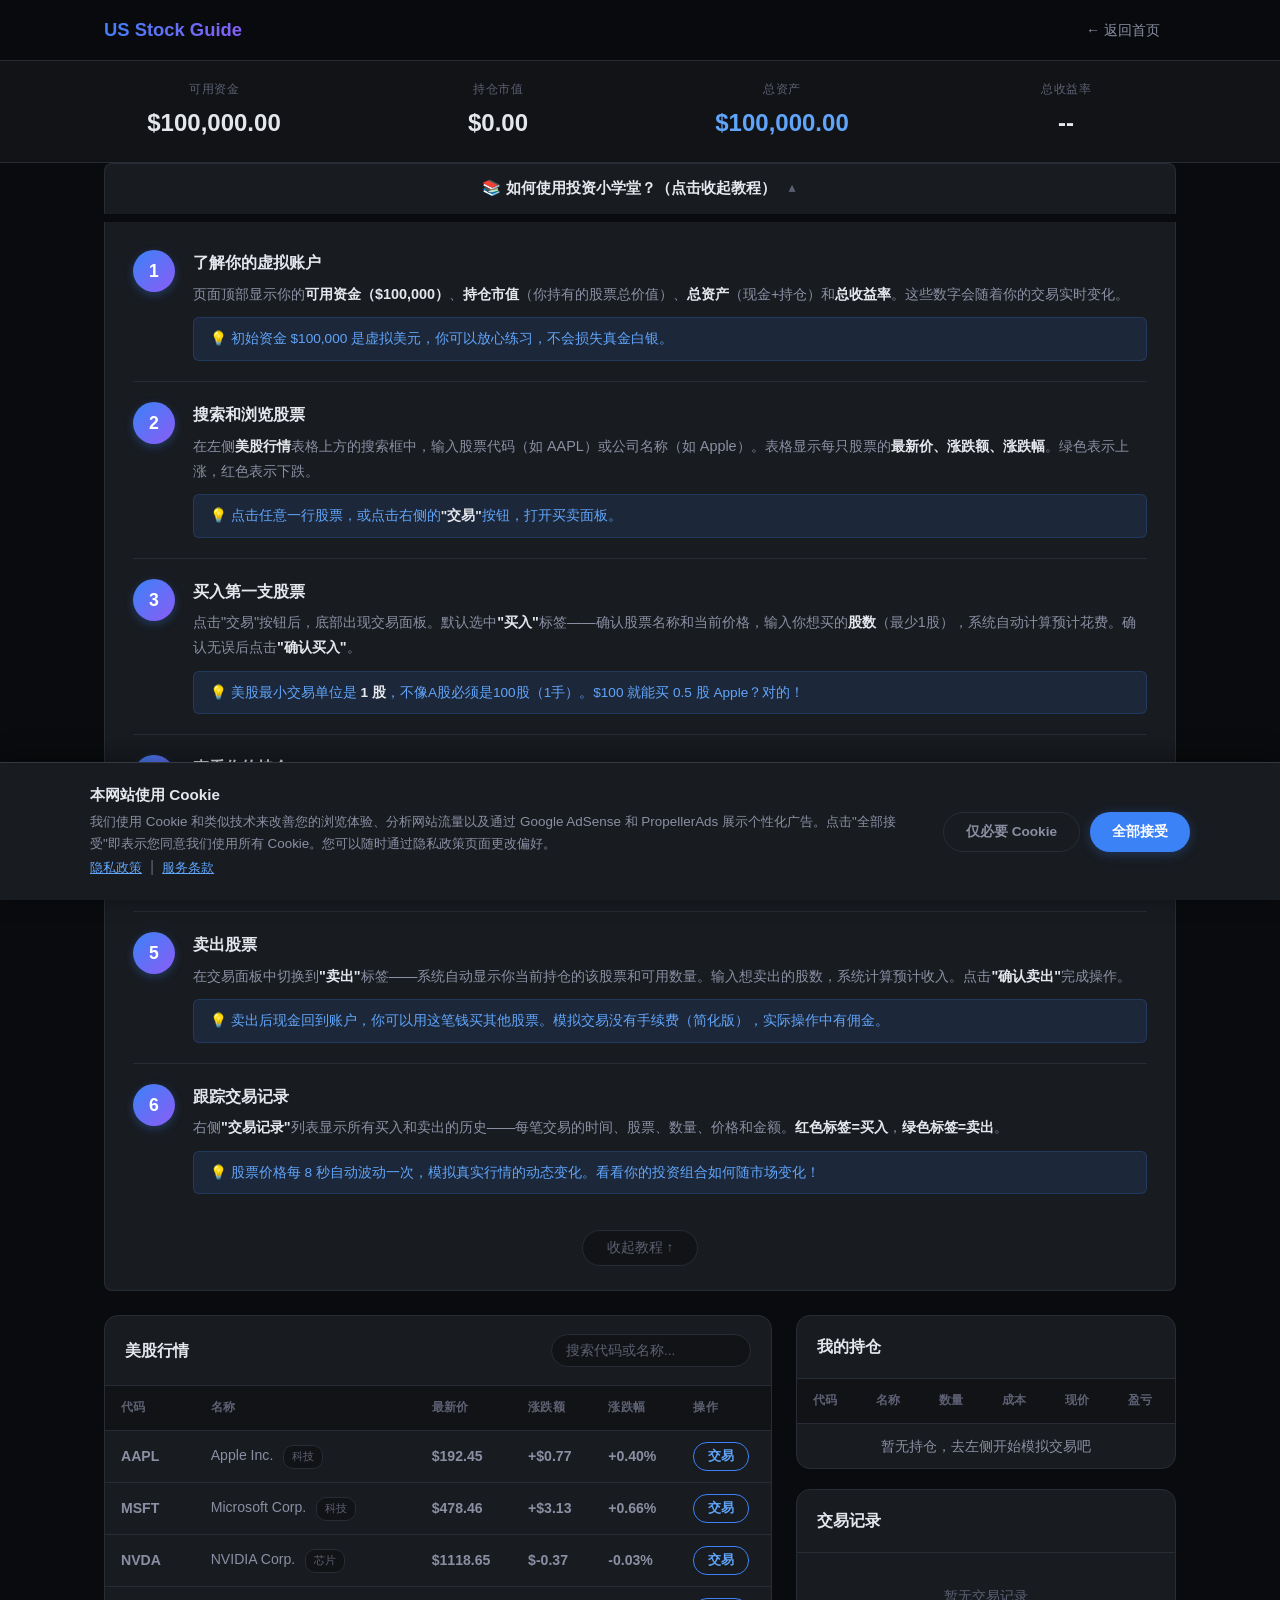
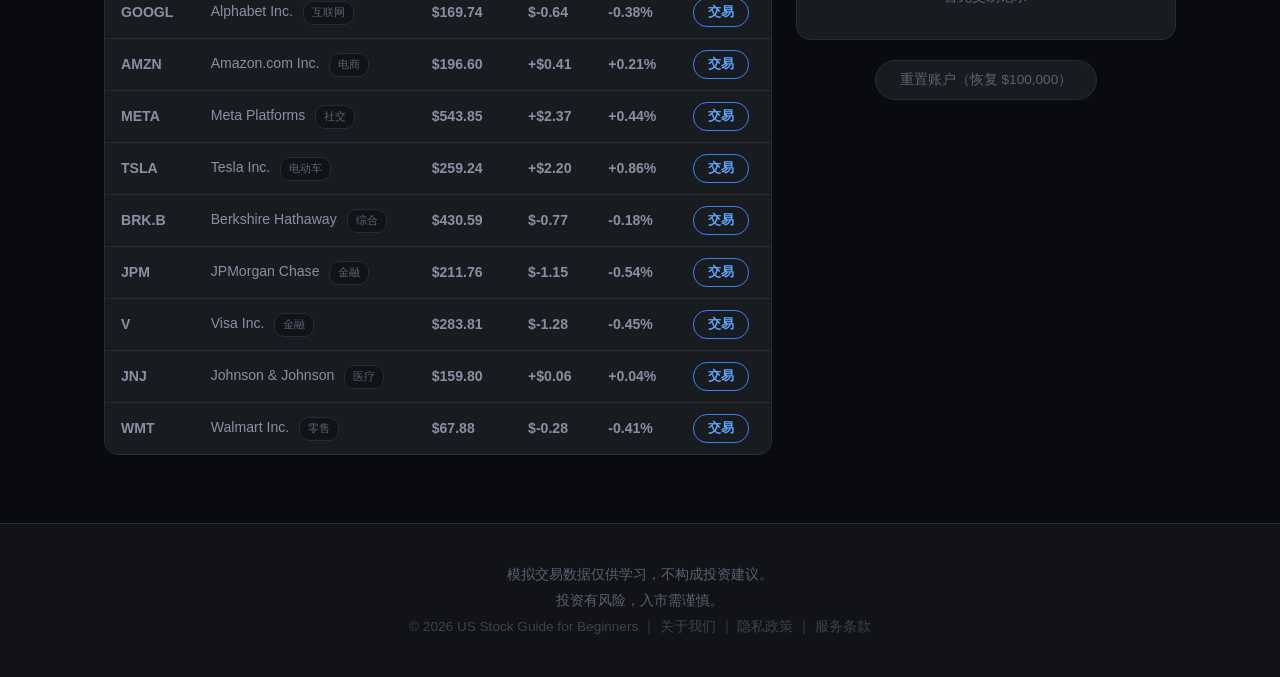
<file: invest.html>
<!DOCTYPE html>
<html lang="zh-CN">
<head>
  <meta charset="UTF-8">
  <meta name="viewport" content="width=device-width, initial-scale=1.0">
  <title>投资小学堂 — 美股模拟交易</title>
  <meta name="description" content="美股模拟交易平台，$100,000虚拟资金练习买卖美股，零风险积累投资经验。">
  <link rel="stylesheet" href="styles.css">
  <!-- Google AdSense -->
  <script async src="https://pagead2.googlesyndication.com/pagead/js/adsbygoogle.js?client=ca-pub-2596520613460726" crossorigin="anonymous"></script>
  <!-- PropellerAds Native Banner -->
  <script async="async" data-cfasync="false" src="https://pl29511778.effectivecpmnetwork.com/4834d9760d1434a067c4bfadfdc6c3fa/invoke.js"></script>
</head>
<body class="invest-page">

  <!-- ===== 导航栏 ===== -->
  <nav class="navbar" id="navbar">
    <div class="nav-container">
      <a href="home.html" class="nav-logo">US Stock Guide</a>
      <ul class="nav-links">
        <li><a href="home.html">← 返回首页</a></li>
      </ul>
      <button class="nav-toggle" id="navToggle" aria-label="菜单">☰</button>
    </div>
  </nav>

  <!-- ===== 顶部资产概览 ===== -->
  <div class="invest-topbar" id="investTopbar">
    <div class="invest-topbar-inner">
      <div class="invest-balance-item">
        <span class="inv-label">可用资金</span>
        <span class="inv-value" id="invCash">$100,000.00</span>
      </div>
      <div class="invest-balance-item">
        <span class="inv-label">持仓市值</span>
        <span class="inv-value" id="invHoldingsVal">$0.00</span>
      </div>
      <div class="invest-balance-item">
        <span class="inv-label">总资产</span>
        <span class="inv-value highlight" id="invTotal">$100,000.00</span>
      </div>
      <div class="invest-balance-item">
        <span class="inv-label">总收益率</span>
        <span class="inv-value" id="invReturn">--</span>
      </div>
    </div>
  </div>

  <!-- ===== 使用教程 (可折叠) ===== -->
  <div class="tutorial-wrapper" id="tutorialWrapper">
    <div class="tutorial-toggle-bar">
      <button class="tutorial-toggle-btn" id="btnToggleTutorial">
        <span>📚 如何使用投资小学堂？（点击展开教程）</span>
        <span class="tutorial-arrow" id="tutorialArrow">▼</span>
      </button>
    </div>
    <div class="tutorial-body" id="tutorialBody">
      <div class="tutorial-steps">
        <!-- Step 1 -->
        <div class="tut-step">
          <div class="tut-step-num">1</div>
          <div class="tut-step-content">
            <h4>了解你的虚拟账户</h4>
            <p>页面顶部显示你的<strong>可用资金（$100,000）</strong>、<strong>持仓市值</strong>（你持有的股票总价值）、<strong>总资产</strong>（现金+持仓）和<strong>总收益率</strong>。这些数字会随着你的交易实时变化。</p>
            <div class="tut-highlight">💡 初始资金 $100,000 是虚拟美元，你可以放心练习，不会损失真金白银。</div>
          </div>
        </div>
        <!-- Step 2 -->
        <div class="tut-step">
          <div class="tut-step-num">2</div>
          <div class="tut-step-content">
            <h4>搜索和浏览股票</h4>
            <p>在左侧<strong>美股行情</strong>表格上方的搜索框中，输入股票代码（如 AAPL）或公司名称（如 Apple）。表格显示每只股票的<strong>最新价、涨跌额、涨跌幅</strong>。绿色表示上涨，红色表示下跌。</p>
            <div class="tut-highlight">💡 点击任意一行股票，或点击右侧的<strong>"交易"</strong>按钮，打开买卖面板。</div>
          </div>
        </div>
        <!-- Step 3 -->
        <div class="tut-step">
          <div class="tut-step-num">3</div>
          <div class="tut-step-content">
            <h4>买入第一支股票</h4>
            <p>点击"交易"按钮后，底部出现交易面板。默认选中<strong>"买入"</strong>标签——确认股票名称和当前价格，输入你想买的<strong>股数</strong>（最少1股），系统自动计算预计花费。确认无误后点击<strong>"确认买入"</strong>。</p>
            <div class="tut-highlight">💡 美股最小交易单位是 <strong>1 股</strong>，不像A股必须是100股（1手）。$100 就能买 0.5 股 Apple？对的！</div>
          </div>
        </div>
        <!-- Step 4 -->
        <div class="tut-step">
          <div class="tut-step-num">4</div>
          <div class="tut-step-content">
            <h4>查看你的持仓</h4>
            <p>买入成功后，页面右侧<strong>"我的持仓"</strong>表格会显示你持有的股票——代码、数量、<strong>成本价</strong>（买入均价）、<strong>现价</strong>和<strong>盈亏</strong>（绿色盈利/红色亏损）。顶部资产栏同步更新。</p>
            <div class="tut-highlight">💡 盈亏 = (现价 - 成本价) × 持股数量。只要不卖，盈亏只是"浮动"的——这就是账面盈亏。</div>
          </div>
        </div>
        <!-- Step 5 -->
        <div class="tut-step">
          <div class="tut-step-num">5</div>
          <div class="tut-step-content">
            <h4>卖出股票</h4>
            <p>在交易面板中切换到<strong>"卖出"</strong>标签——系统自动显示你当前持仓的该股票和可用数量。输入想卖出的股数，系统计算预计收入。点击<strong>"确认卖出"</strong>完成操作。</p>
            <div class="tut-highlight">💡 卖出后现金回到账户，你可以用这笔钱买其他股票。模拟交易没有手续费（简化版），实际操作中有佣金。</div>
          </div>
        </div>
        <!-- Step 6 -->
        <div class="tut-step">
          <div class="tut-step-num">6</div>
          <div class="tut-step-content">
            <h4>跟踪交易记录</h4>
            <p>右侧<strong>"交易记录"</strong>列表显示所有买入和卖出的历史——每笔交易的时间、股票、数量、价格和金额。<strong>红色标签=买入</strong>，<strong>绿色标签=卖出</strong>。</p>
            <div class="tut-highlight">💡 股票价格每 8 秒自动波动一次，模拟真实行情的动态变化。看看你的投资组合如何随市场变化！</div>
          </div>
        </div>
      </div>
      <div style="text-align:center;padding:16px 0 0;">
        <button class="tut-close-btn" id="btnCloseTutorial">收起教程 ↑</button>
      </div>
    </div>
  </div>

  <!-- ===== 主内容区 ===== -->
  <div class="invest-main">

    <!-- 左侧：股票列表 + 交易面板 -->
    <div class="invest-left">

      <!-- 行情表格 -->
      <div class="invest-section">
        <div class="invest-section-header">
          <h3>美股行情</h3>
          <input type="text" id="stockSearch" class="invest-search" placeholder="搜索代码或名称...">
        </div>
        <div class="invest-table-wrap">
          <table class="invest-table">
            <thead>
              <tr>
                <th>代码</th>
                <th>名称</th>
                <th>最新价</th>
                <th>涨跌额</th>
                <th>涨跌幅</th>
                <th>操作</th>
              </tr>
            </thead>
            <tbody id="stockTableBody"></tbody>
          </table>
        </div>
      </div>

      <!-- 交易面板 -->
      <div class="invest-section" id="tradePanel" style="display:none;">
        <div class="invest-section-header">
          <h3 id="tradePanelTitle">交易</h3>
          <button class="invest-btn-close" id="btnCloseTrade">✕</button>
        </div>
        <div class="trade-tabs">
          <button class="trade-tab active" data-trade="buy">买入</button>
          <button class="trade-tab" data-trade="sell">卖出</button>
        </div>

        <!-- 买入表单 -->
        <div class="trade-form active" id="formBuy">
          <div class="form-row">
            <label>股票</label>
            <div class="form-stock-display" id="buyStockDisplay">--</div>
          </div>
          <div class="form-row">
            <label>当前价格</label>
            <div class="form-price-display" id="buyPrice">--</div>
          </div>
          <div class="form-row">
            <label>买入数量（股）</label>
            <input type="number" id="buyQty" min="1" step="1" value="10" class="invest-input">
            <span class="form-hint">美股最小交易1股</span>
          </div>
          <div class="form-row">
            <label>预计花费</label>
            <div class="form-price-display highlight" id="buyCost">--</div>
          </div>
          <button class="invest-btn-primary" id="btnBuy">确认买入</button>
        </div>

        <!-- 卖出表单 -->
        <div class="trade-form" id="formSell" style="display:none;">
          <div class="form-row">
            <label>股票</label>
            <div class="form-stock-display" id="sellStockDisplay">--</div>
          </div>
          <div class="form-row">
            <label>当前价格 / 持仓</label>
            <div class="form-price-display" id="sellInfo">--</div>
          </div>
          <div class="form-row">
            <label>卖出数量（股）</label>
            <input type="number" id="sellQty" min="1" step="1" value="10" class="invest-input">
          </div>
          <div class="form-row">
            <label>预计收入</label>
            <div class="form-price-display highlight" id="sellRevenue">--</div>
          </div>
          <button class="invest-btn-primary btn-sell" id="btnSell">确认卖出</button>
        </div>
      </div>

    </div>

    <!-- 右侧：持仓 + 交易记录 -->
    <div class="invest-right">

      <!-- 持仓列表 -->
      <div class="invest-section">
        <h3 class="invest-section-title">我的持仓</h3>
        <div class="invest-table-wrap">
          <table class="invest-table">
            <thead>
              <tr><th>代码</th><th>名称</th><th>数量</th><th>成本</th><th>现价</th><th>盈亏</th></tr>
            </thead>
            <tbody id="holdingsBody">
              <tr><td colspan="6" class="empty-cell">暂无持仓，去左侧开始模拟交易吧</td></tr>
            </tbody>
          </table>
        </div>
      </div>

      <!-- 交易记录 -->
      <div class="invest-section">
        <h3 class="invest-section-title">交易记录</h3>
        <div class="trade-history-list" id="tradeHistory">
          <div class="empty-cell">暂无交易记录</div>
        </div>
      </div>

      <!-- 重置按钮 -->
      <div style="text-align:center;margin-top:20px;">
        <button class="invest-btn-reset" id="btnReset">重置账户（恢复 $100,000）</button>
      </div>

    </div>
  </div>

  <!-- PropellerAds Native Banner Ad -->
  <div id="container-4834d9760d1434a067c4bfadfdc6c3fa" style="max-width:1120px;margin:24px auto;padding:0 24px;"></div>

  <footer class="footer">
    <div class="container">
      <p>模拟交易数据仅供学习，不构成投资建议。</p>
      <p>投资有风险，入市需谨慎。</p>
      <p class="footer-copy">&copy; 2026 US Stock Guide for Beginners ｜ <a href="about.html" style="color:var(--text-muted)">关于我们</a> ｜ <a href="privacy.html" style="color:var(--text-muted)">隐私政策</a> ｜ <a href="terms.html" style="color:var(--text-muted)">服务条款</a></p>
    </div>
  </footer>

  <script src="invest.js"></script>
  <script src="cookie-banner.js"></script>
</body>
</html>
</file>
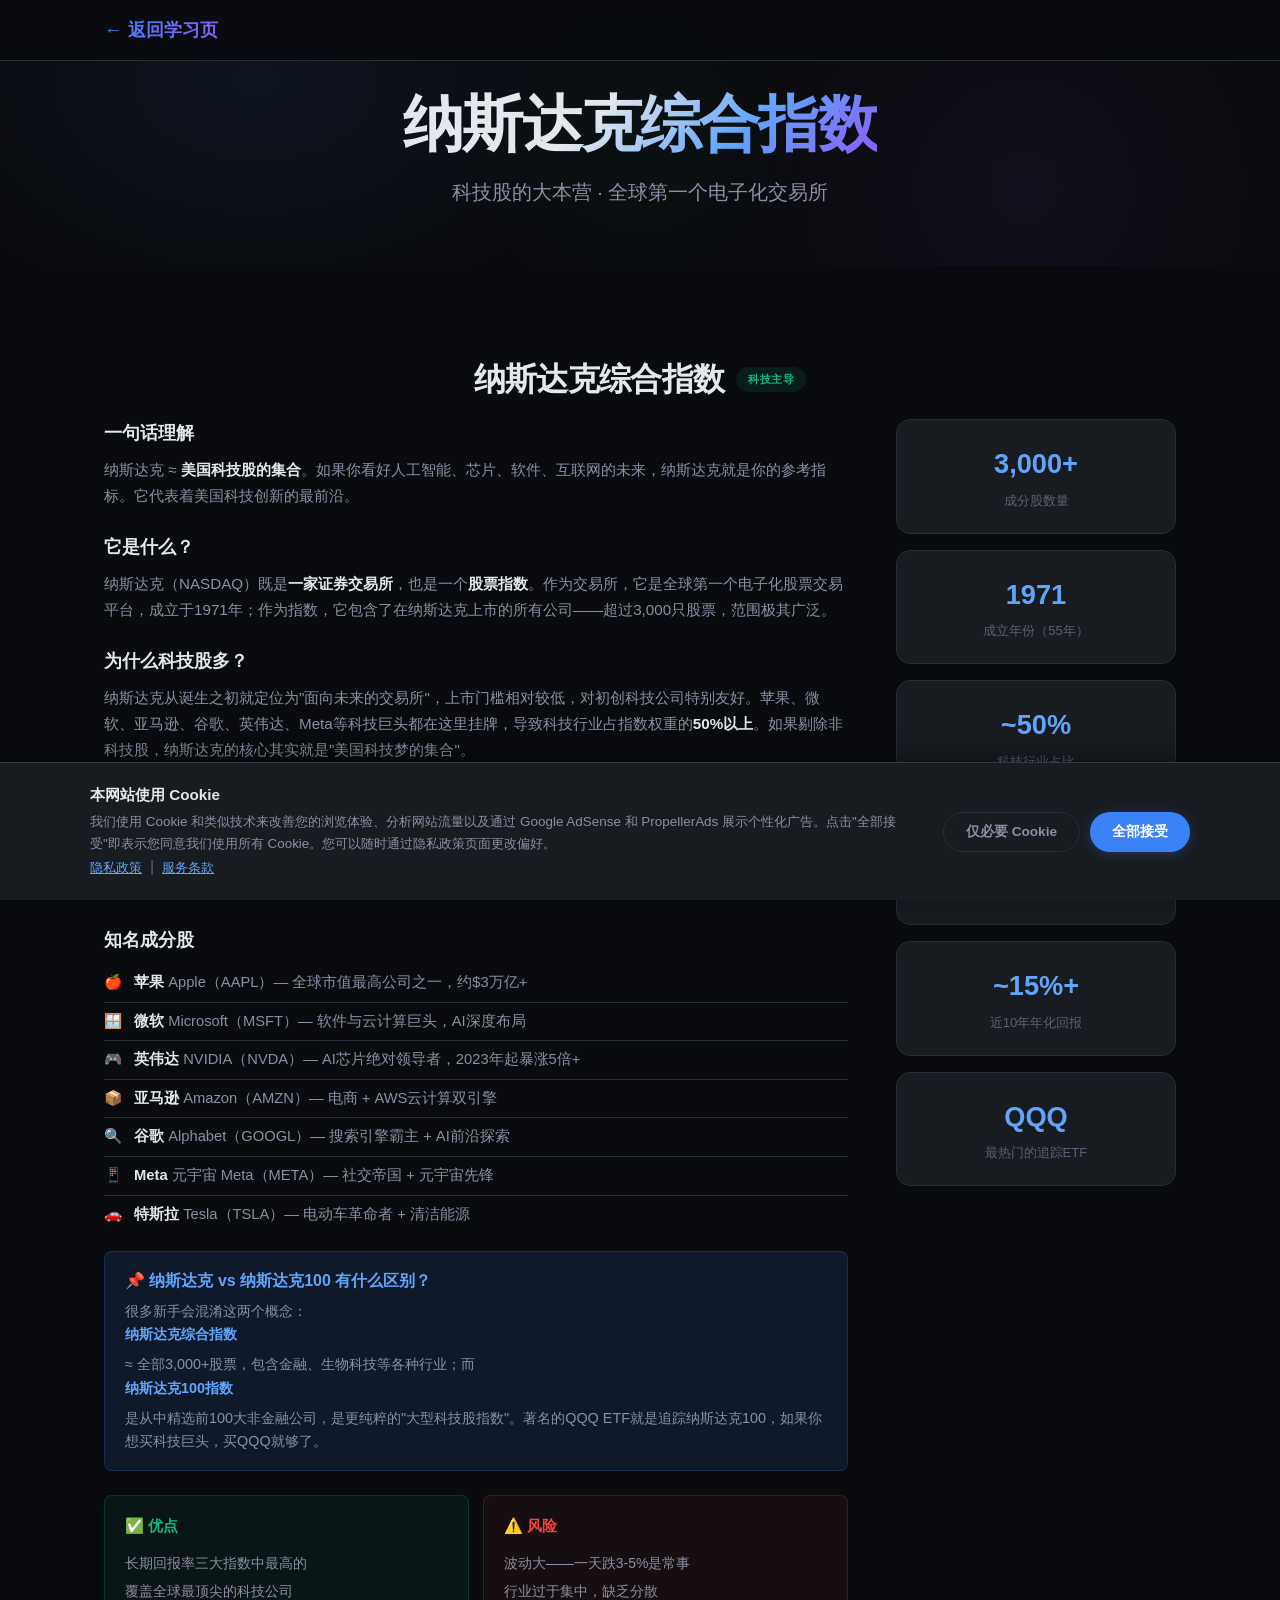
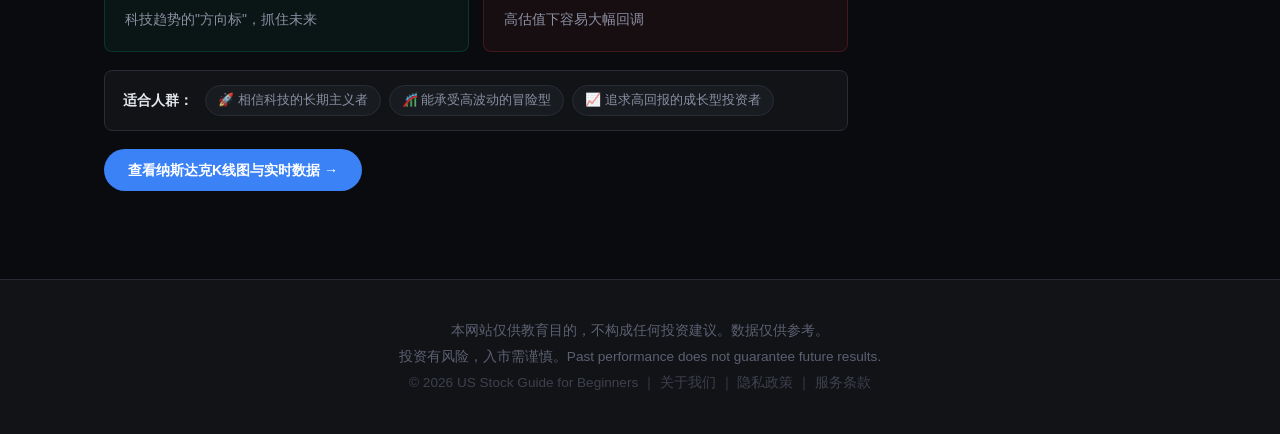
<file: nasdaq.html>
<!DOCTYPE html>
<html lang="zh-CN">
<head>
  <meta charset="UTF-8">
  <meta name="viewport" content="width=device-width, initial-scale=1.0">
  <title>纳斯达克综合指数 — 美股三大指数</title>
  <link rel="stylesheet" href="styles.css">
  <!-- Google AdSense — 替换 ca-pub-2596520613460726 为你的发布商ID -->
  <script async src="https://pagead2.googlesyndication.com/pagead/js/adsbygoogle.js?client=ca-pub-2596520613460726" crossorigin="anonymous"></script>
  <!-- PropellerAds Native Banner -->
  <script async="async" data-cfasync="false" src="https://pl29511778.effectivecpmnetwork.com/4834d9760d1434a067c4bfadfdc6c3fa/invoke.js"></script>
  </head>
<body>

  <!-- ===== 导航栏 ===== -->
  <nav class="navbar" id="navbar">
    <div class="nav-container">
      <a href="learn.html" class="nav-logo">← 返回学习页</a>
    </div>
  </nav>

  <!-- ===== 页面标题 ===== -->
  <header class="hero" style="min-height:auto; padding:90px 24px 48px;">
    <div class="hero-content">
      <h1 class="hero-title">纳斯达克综合指数</h1>
      <p class="hero-subtitle">科技股的大本营 · 全球第一个电子化交易所</p>
    </div>
  </header>

  <!-- ===== 详细介绍 ===== -->
  <section class="section" id="nasdaq">
    <div class="container">
      <h2 class="section-title">纳斯达克综合指数 <span class="badge badge-tech">科技主导</span></h2>
      <div class="detail-layout">
        <div class="detail-text">
          <h3>一句话理解</h3>
          <p>纳斯达克 ≈ <strong>美国科技股的集合</strong>。如果你看好人工智能、芯片、软件、互联网的未来，纳斯达克就是你的参考指标。它代表着美国科技创新的最前沿。</p>

          <h3>它是什么？</h3>
          <p>纳斯达克（NASDAQ）既是<strong>一家证券交易所</strong>，也是一个<strong>股票指数</strong>。作为交易所，它是全球第一个电子化股票交易平台，成立于1971年；作为指数，它包含了在纳斯达克上市的所有公司——超过3,000只股票，范围极其广泛。</p>

          <h3>为什么科技股多？</h3>
          <p>纳斯达克从诞生之初就定位为"面向未来的交易所"，上市门槛相对较低，对初创科技公司特别友好。苹果、微软、亚马逊、谷歌、英伟达、Meta等科技巨头都在这里挂牌，导致科技行业占指数权重的<strong>50%以上</strong>。如果剔除非科技股，纳斯达克的核心其实就是"美国科技梦的集合"。</p>

          <h3>为什么它涨得快又跌得狠？</h3>
          <p>科技行业的特性决定了纳斯达克的<strong>高波动性</strong>。科技公司估值通常基于未来预期，市场乐观时涨得猛（例如2020-2021年疫情期间科技股暴涨），悲观时也跌得快（2022年美联储加息时大跌33%）。所以纳斯达克<strong>短期刺激，长期回报高</strong>——近10年年化回报约15%+，远超其他两大指数，但持有人需要有相当的"心脏承受力"。</p>

          <h3>知名成分股</h3>
          <ul class="company-list">
            <li><span class="company-icon">🍎</span> <strong>苹果</strong> Apple（AAPL）— 全球市值最高公司之一，约$3万亿+</li>
            <li><span class="company-icon">🪟</span> <strong>微软</strong> Microsoft（MSFT）— 软件与云计算巨头，AI深度布局</li>
            <li><span class="company-icon">🎮</span> <strong>英伟达</strong> NVIDIA（NVDA）— AI芯片绝对领导者，2023年起暴涨5倍+</li>
            <li><span class="company-icon">📦</span> <strong>亚马逊</strong> Amazon（AMZN）— 电商 + AWS云计算双引擎</li>
            <li><span class="company-icon">🔍</span> <strong>谷歌</strong> Alphabet（GOOGL）— 搜索引擎霸主 + AI前沿探索</li>
            <li><span class="company-icon">📱</span> <strong>Meta</strong> 元宇宙 Meta（META）— 社交帝国 + 元宇宙先锋</li>
            <li><span class="company-icon">🚗</span> <strong>特斯拉</strong> Tesla（TSLA）— 电动车革命者 + 清洁能源</li>
          </ul>

          <div class="deep-box">
            <strong>📌 纳斯达克 vs 纳斯达克100 有什么区别？</strong>
            <p>很多新手会混淆这两个概念：<strong>纳斯达克综合指数</strong> ≈ 全部3,000+股票，包含金融、生物科技等各种行业；而<strong>纳斯达克100指数</strong>是从中精选前100大非金融公司，是更纯粹的"大型科技股指数"。著名的QQQ ETF就是追踪纳斯达克100，如果你想买科技巨头，买QQQ就够了。</p>
          </div>

          <!-- PropellerAds Native Banner Ad -->
          <div id="container-4834d9760d1434a067c4bfadfdc6c3fa" style="max-width:100%;margin:24px auto;"></div>

          <div class="pros-cons">
            <div class="pros-cons-box pros">
              <h4>✅ 优点</h4>
              <ul>
                <li>长期回报率三大指数中最高的</li>
                <li>覆盖全球最顶尖的科技公司</li>
                <li>科技趋势的"方向标"，抓住未来</li>
              </ul>
            </div>
            <div class="pros-cons-box cons">
              <h4>⚠️ 风险</h4>
              <ul>
                <li>波动大——一天跌3-5%是常事</li>
                <li>行业过于集中，缺乏分散</li>
                <li>高估值下容易大幅回调</li>
              </ul>
            </div>
          </div>

          <div class="suitability-bar">
            <span class="suit-label">适合人群：</span>
            <span class="suit-item">🚀 相信科技的长期主义者</span>
            <span class="suit-item">🎢 能承受高波动的冒险型</span>
            <span class="suit-item">📈 追求高回报的成长型投资者</span>
          </div>

          <a href="dashboard.html?index=nasdaq" class="detail-link">查看纳斯达克K线图与实时数据 →</a>
        </div>
        <div class="detail-visual">
          <div class="stat-box">
            <div class="stat-number">3,000+</div>
            <div class="stat-label">成分股数量</div>
          </div>
          <div class="stat-box">
            <div class="stat-number">1971</div>
            <div class="stat-label">成立年份（55年）</div>
          </div>
          <div class="stat-box">
            <div class="stat-number">~50%</div>
            <div class="stat-label">科技行业占比</div>
          </div>
          <div class="stat-box">
            <div class="stat-number">全球第一</div>
            <div class="stat-label">电子化交易所</div>
          </div>
          <div class="stat-box">
            <div class="stat-number">~15%+</div>
            <div class="stat-label">近10年年化回报</div>
          </div>
          <div class="stat-box">
            <div class="stat-number">QQQ</div>
            <div class="stat-label">最热门的追踪ETF</div>
          </div>
        </div>
      </div>
    </div>
  </section>

  <!-- ===== 页脚 ===== -->
  <footer class="footer">
    <div class="container">
      <p>本网站仅供教育目的，不构成任何投资建议。数据仅供参考。</p>
      <p>投资有风险，入市需谨慎。Past performance does not guarantee future results.</p>
      <p class="footer-copy">&copy; 2026 US Stock Guide for Beginners ｜ <a href="about.html" style="color:var(--text-muted)">关于我们</a> ｜ <a href="privacy.html" style="color:var(--text-muted)">隐私政策</a> ｜ <a href="terms.html" style="color:var(--text-muted)">服务条款</a></p>
    </div>
  </footer>

  <script src="script.js"></script>
  <script src="cookie-banner.js"></script>
</body>
</html>
</file>
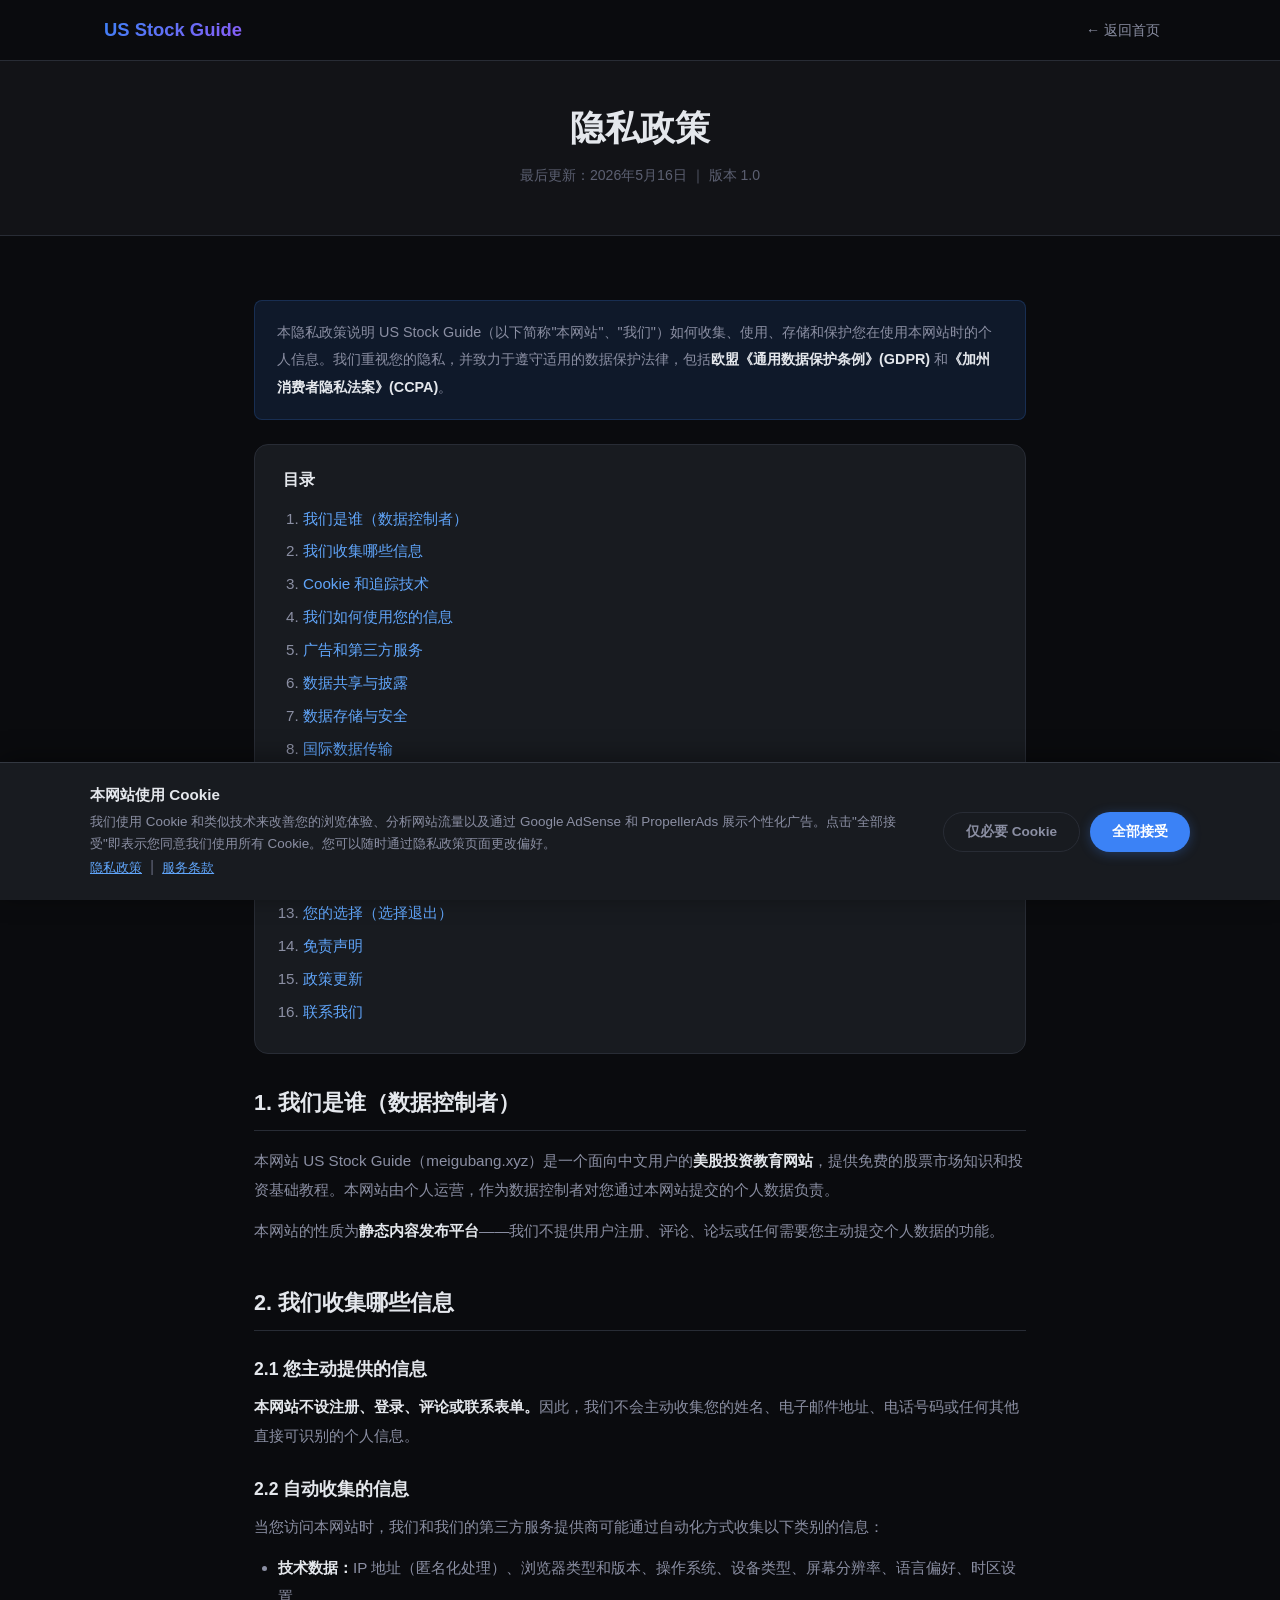
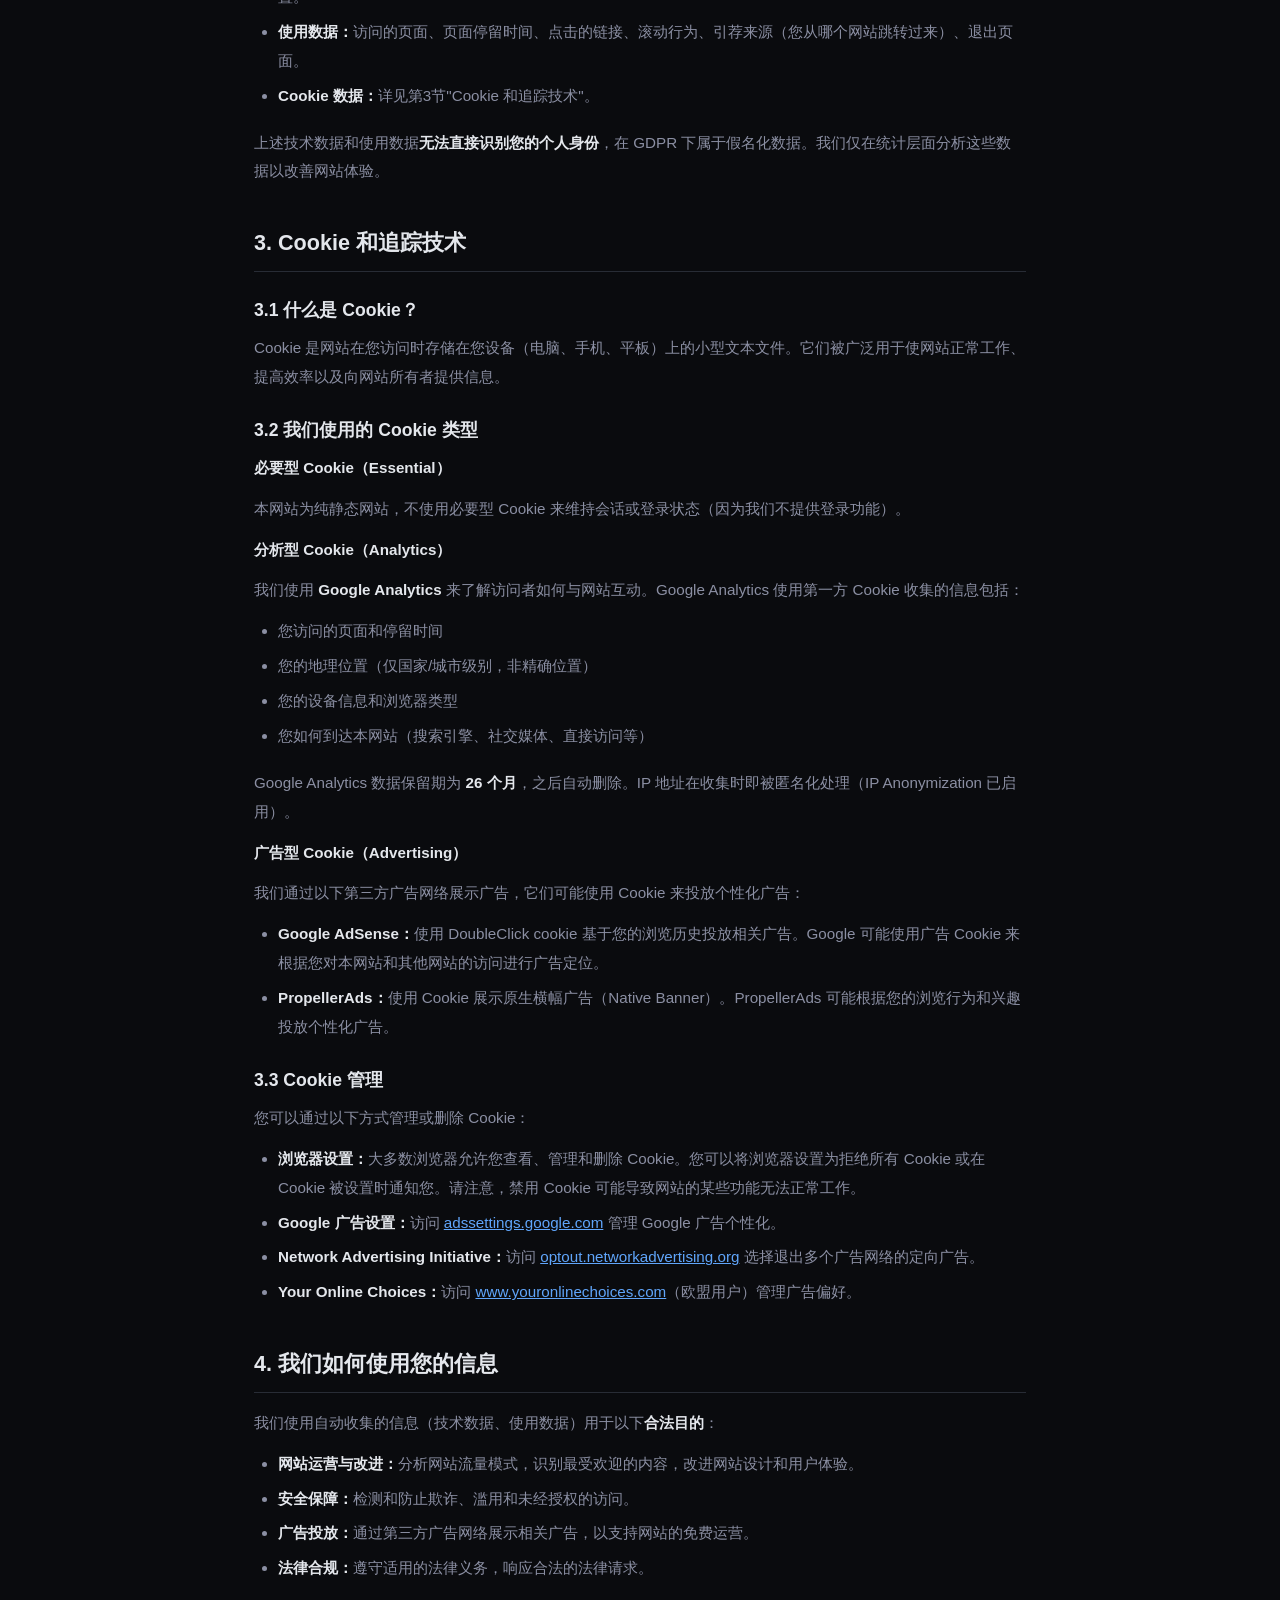
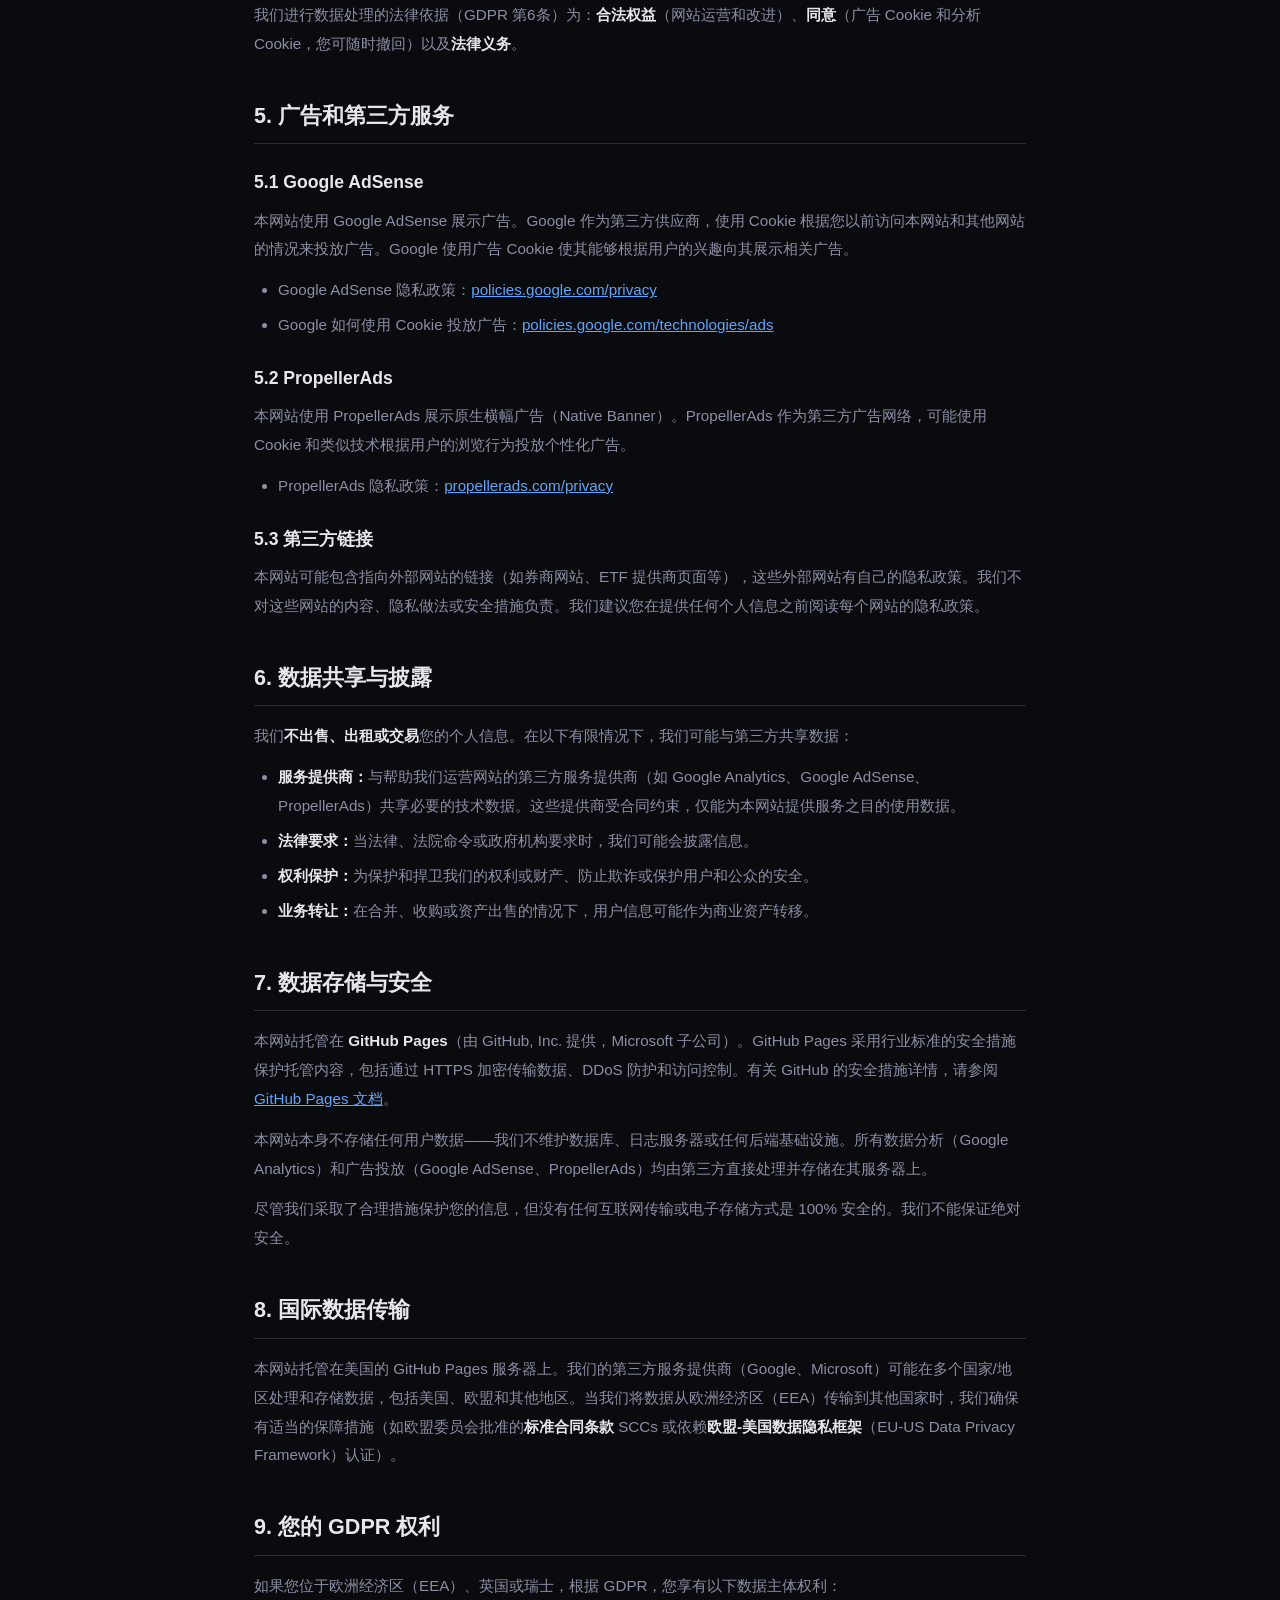
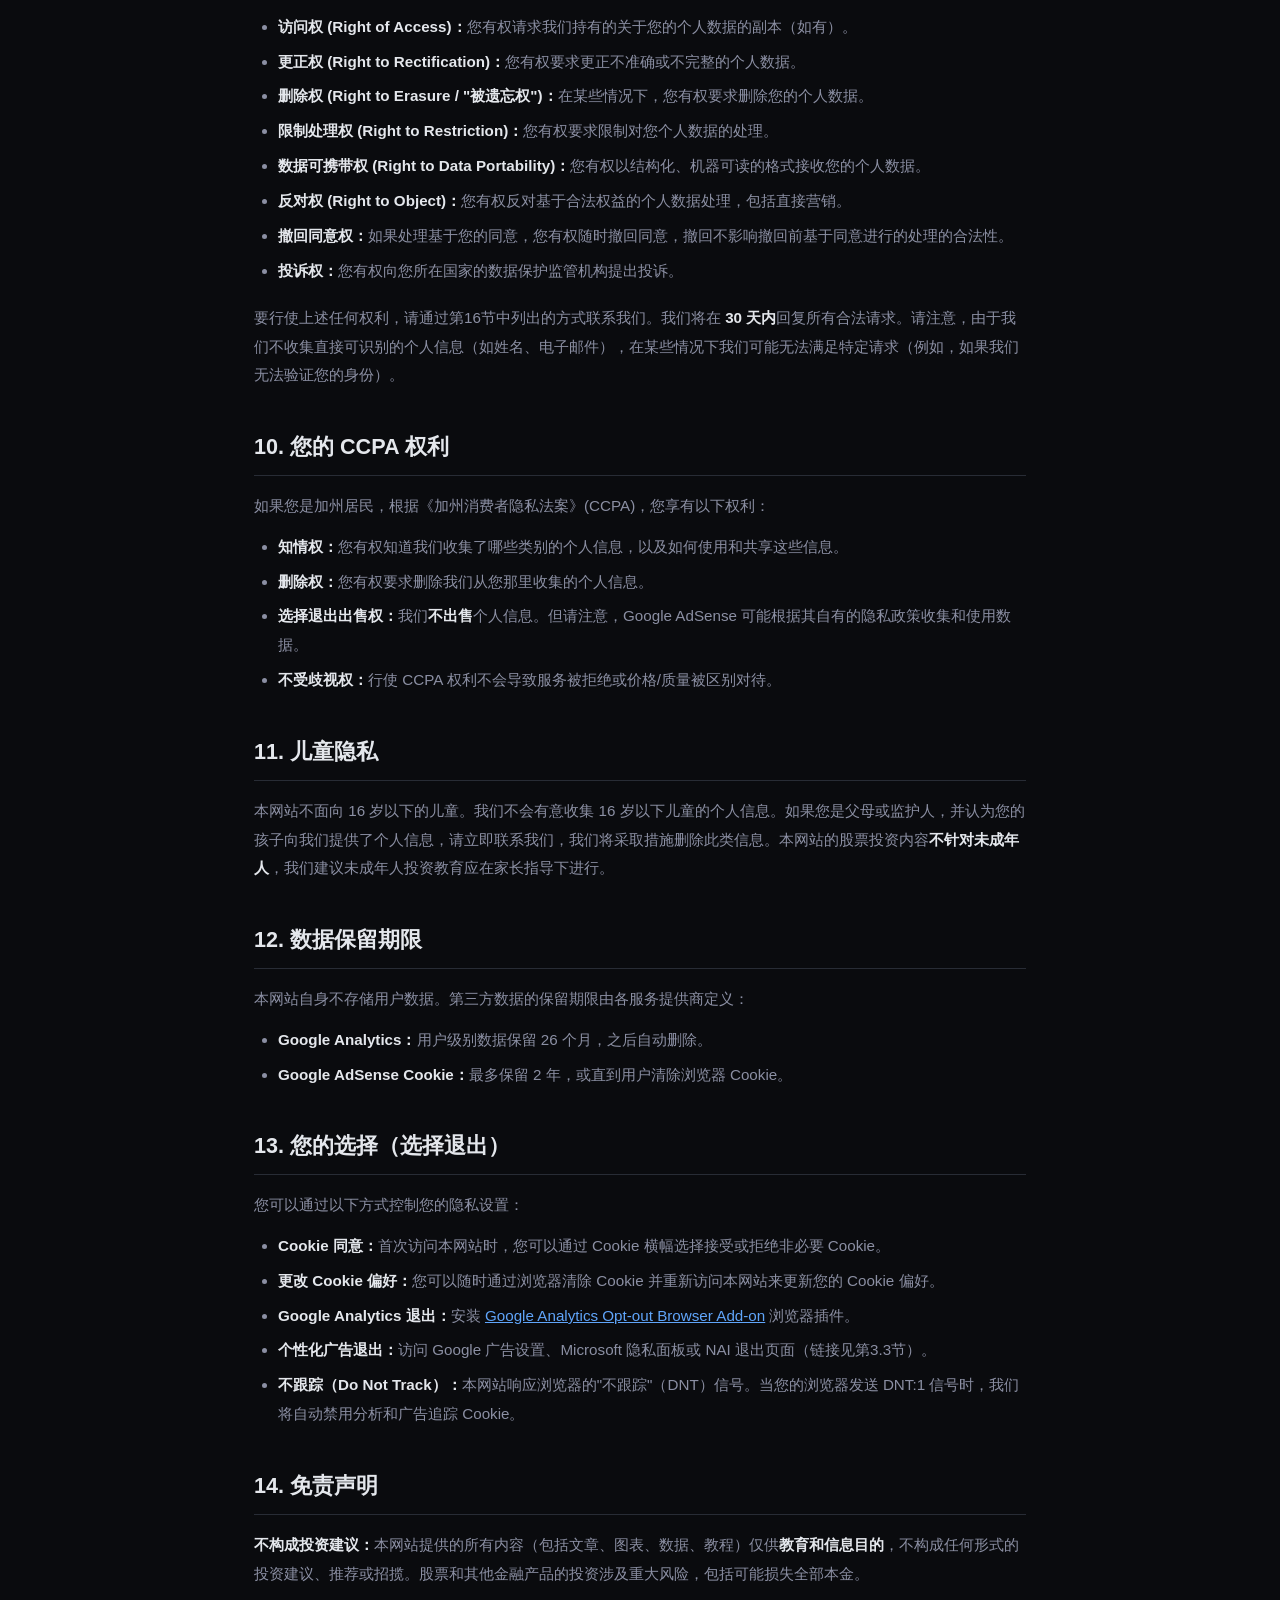
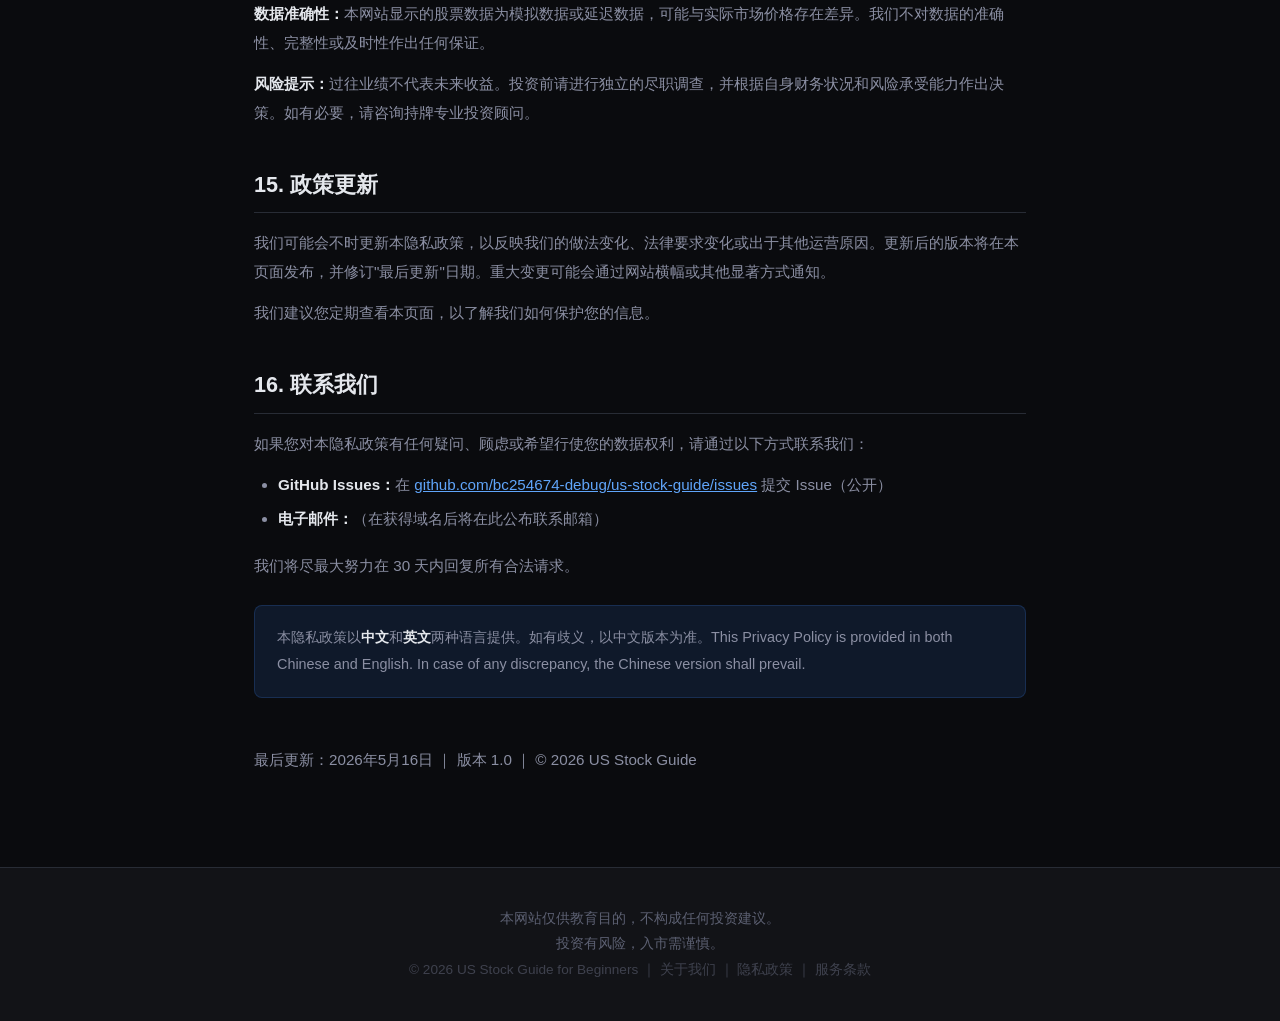
<file: privacy.html>
<!DOCTYPE html>
<html lang="zh-CN">
<head>
  <meta charset="UTF-8">
  <meta name="viewport" content="width=device-width, initial-scale=1.0">
  <title>隐私政策 — US Stock Guide</title>
  <meta name="description" content="US Stock Guide 隐私政策 — 我们如何收集、使用和保护您的个人数据，GDPR 合规。">
  <link rel="stylesheet" href="styles.css">
  <style>
    .legal-page{background:var(--bg);min-height:100vh}
    .legal-hero{text-align:center;padding:100px 24px 48px;background:var(--bg-surface);border-bottom:1px solid var(--border)}
    .legal-hero h1{font-size:2.2rem;font-weight:800;color:var(--text)}
    .legal-hero .legal-date{color:var(--text-muted);font-size:0.88rem;margin-top:8px}
    .legal-body{max-width:820px;margin:0 auto;padding:40px 24px 80px}
    .legal-body h2{font-size:1.35rem;font-weight:700;color:var(--text);margin:40px 0 16px;padding-bottom:10px;border-bottom:1px solid var(--border)}
    .legal-body h2:first-of-type{margin-top:0}
    .legal-body h3{font-size:1.1rem;font-weight:600;color:var(--text);margin:24px 0 10px}
    .legal-body p,.legal-body li{font-size:0.95rem;color:var(--text-secondary);line-height:1.9;margin-bottom:12px}
    .legal-body ul,.legal-body ol{padding-left:24px;margin-bottom:18px}
    .legal-body li{margin-bottom:6px}
    .legal-body a{color:var(--accent-hover);text-decoration:underline}
    .legal-body strong{color:var(--text)}
    .legal-callout{background:var(--accent-dim);border:1px solid rgba(59,130,246,0.2);border-radius:var(--radius-sm);padding:18px 22px;margin:24px 0}
    .legal-callout p{font-size:0.9rem;color:var(--text-secondary);margin:0}
    .legal-toc{background:var(--bg-card);border:1px solid var(--border);border-radius:var(--radius);padding:22px 28px;margin-bottom:32px}
    .legal-toc h3{font-size:1rem;margin:0 0 12px;color:var(--text)}
    .legal-toc ol{font-size:0.9rem;color:var(--text-secondary);padding-left:20px;margin:0}
    .legal-toc li{margin-bottom:4px}
    .legal-toc a{color:var(--accent-hover);text-decoration:none}
  </style>
  <!-- PropellerAds Native Banner -->
  <script async="async" data-cfasync="false" src="https://pl29511778.effectivecpmnetwork.com/4834d9760d1434a067c4bfadfdc6c3fa/invoke.js"></script>
</head>
<body class="legal-page">
  <nav class="navbar" id="navbar">
    <div class="nav-container">
      <a href="home.html" class="nav-logo">US Stock Guide</a>
      <ul class="nav-links">
        <li><a href="home.html">← 返回首页</a></li>
      </ul>
    </div>
  </nav>

  <div class="legal-hero">
    <h1>隐私政策</h1>
    <p class="legal-date">最后更新：2026年5月16日 ｜ 版本 1.0</p>
  </div>

  <div class="legal-body">

    <div class="legal-callout">
      <p>本隐私政策说明 US Stock Guide（以下简称"本网站"、"我们"）如何收集、使用、存储和保护您在使用本网站时的个人信息。我们重视您的隐私，并致力于遵守适用的数据保护法律，包括<strong>欧盟《通用数据保护条例》(GDPR)</strong> 和<strong>《加州消费者隐私法案》(CCPA)</strong>。</p>
    </div>

    <div class="legal-toc">
      <h3>目录</h3>
      <ol>
        <li><a href="#s1">我们是谁（数据控制者）</a></li>
        <li><a href="#s2">我们收集哪些信息</a></li>
        <li><a href="#s3">Cookie 和追踪技术</a></li>
        <li><a href="#s4">我们如何使用您的信息</a></li>
        <li><a href="#s5">广告和第三方服务</a></li>
        <li><a href="#s6">数据共享与披露</a></li>
        <li><a href="#s7">数据存储与安全</a></li>
        <li><a href="#s8">国际数据传输</a></li>
        <li><a href="#s9">您的 GDPR 权利</a></li>
        <li><a href="#s10">您的 CCPA 权利</a></li>
        <li><a href="#s11">儿童隐私</a></li>
        <li><a href="#s12">数据保留期限</a></li>
        <li><a href="#s13">您的选择（选择退出）</a></li>
        <li><a href="#s14">免责声明</a></li>
        <li><a href="#s15">政策更新</a></li>
        <li><a href="#s16">联系我们</a></li>
      </ol>
    </div>

    <!-- PropellerAds Native Banner Ad -->
    <div id="container-4834d9760d1434a067c4bfadfdc6c3fa" style="max-width:100%;margin:24px auto;"></div>

    <h2 id="s1">1. 我们是谁（数据控制者）</h2>
    <p>本网站 US Stock Guide（meigubang.xyz）是一个面向中文用户的<strong>美股投资教育网站</strong>，提供免费的股票市场知识和投资基础教程。本网站由个人运营，作为数据控制者对您通过本网站提交的个人数据负责。</p>
    <p>本网站的性质为<strong>静态内容发布平台</strong>——我们不提供用户注册、评论、论坛或任何需要您主动提交个人数据的功能。</p>

    <h2 id="s2">2. 我们收集哪些信息</h2>

    <h3>2.1 您主动提供的信息</h3>
    <p><strong>本网站不设注册、登录、评论或联系表单。</strong>因此，我们不会主动收集您的姓名、电子邮件地址、电话号码或任何其他直接可识别的个人信息。</p>

    <h3>2.2 自动收集的信息</h3>
    <p>当您访问本网站时，我们和我们的第三方服务提供商可能通过自动化方式收集以下类别的信息：</p>
    <ul>
      <li><strong>技术数据：</strong>IP 地址（匿名化处理）、浏览器类型和版本、操作系统、设备类型、屏幕分辨率、语言偏好、时区设置。</li>
      <li><strong>使用数据：</strong>访问的页面、页面停留时间、点击的链接、滚动行为、引荐来源（您从哪个网站跳转过来）、退出页面。</li>
      <li><strong>Cookie 数据：</strong>详见第3节"Cookie 和追踪技术"。</li>
    </ul>
    <p>上述技术数据和使用数据<strong>无法直接识别您的个人身份</strong>，在 GDPR 下属于假名化数据。我们仅在统计层面分析这些数据以改善网站体验。</p>

    <h2 id="s3">3. Cookie 和追踪技术</h2>

    <h3>3.1 什么是 Cookie？</h3>
    <p>Cookie 是网站在您访问时存储在您设备（电脑、手机、平板）上的小型文本文件。它们被广泛用于使网站正常工作、提高效率以及向网站所有者提供信息。</p>

    <h3>3.2 我们使用的 Cookie 类型</h3>

    <p><strong>必要型 Cookie（Essential）</strong></p>
    <p>本网站为纯静态网站，不使用必要型 Cookie 来维持会话或登录状态（因为我们不提供登录功能）。</p>

    <p><strong>分析型 Cookie（Analytics）</strong></p>
    <p>我们使用 <strong>Google Analytics</strong> 来了解访问者如何与网站互动。Google Analytics 使用第一方 Cookie 收集的信息包括：</p>
    <ul>
      <li>您访问的页面和停留时间</li>
      <li>您的地理位置（仅国家/城市级别，非精确位置）</li>
      <li>您的设备信息和浏览器类型</li>
      <li>您如何到达本网站（搜索引擎、社交媒体、直接访问等）</li>
    </ul>
    <p>Google Analytics 数据保留期为 <strong>26 个月</strong>，之后自动删除。IP 地址在收集时即被匿名化处理（IP Anonymization 已启用）。</p>

    <p><strong>广告型 Cookie（Advertising）</strong></p>
    <p>我们通过以下第三方广告网络展示广告，它们可能使用 Cookie 来投放个性化广告：</p>
    <ul>
      <li><strong>Google AdSense：</strong>使用 DoubleClick cookie 基于您的浏览历史投放相关广告。Google 可能使用广告 Cookie 来根据您对本网站和其他网站的访问进行广告定位。</li>
      <li><strong>PropellerAds：</strong>使用 Cookie 展示原生横幅广告（Native Banner）。PropellerAds 可能根据您的浏览行为和兴趣投放个性化广告。</li>
    </ul>

    <h3>3.3 Cookie 管理</h3>
    <p>您可以通过以下方式管理或删除 Cookie：</p>
    <ul>
      <li><strong>浏览器设置：</strong>大多数浏览器允许您查看、管理和删除 Cookie。您可以将浏览器设置为拒绝所有 Cookie 或在 Cookie 被设置时通知您。请注意，禁用 Cookie 可能导致网站的某些功能无法正常工作。</li>
      <li><strong>Google 广告设置：</strong>访问 <a href="https://adssettings.google.com" target="_blank" rel="noopener">adssettings.google.com</a> 管理 Google 广告个性化。</li>
      <li><strong>Network Advertising Initiative：</strong>访问 <a href="https://optout.networkadvertising.org" target="_blank" rel="noopener">optout.networkadvertising.org</a> 选择退出多个广告网络的定向广告。</li>
      <li><strong>Your Online Choices：</strong>访问 <a href="https://www.youronlinechoices.com" target="_blank" rel="noopener">www.youronlinechoices.com</a>（欧盟用户）管理广告偏好。</li>
    </ul>

    <h2 id="s4">4. 我们如何使用您的信息</h2>
    <p>我们使用自动收集的信息（技术数据、使用数据）用于以下<strong>合法目的</strong>：</p>
    <ul>
      <li><strong>网站运营与改进：</strong>分析网站流量模式，识别最受欢迎的内容，改进网站设计和用户体验。</li>
      <li><strong>安全保障：</strong>检测和防止欺诈、滥用和未经授权的访问。</li>
      <li><strong>广告投放：</strong>通过第三方广告网络展示相关广告，以支持网站的免费运营。</li>
      <li><strong>法律合规：</strong>遵守适用的法律义务，响应合法的法律请求。</li>
    </ul>
    <p>我们进行数据处理的法律依据（GDPR 第6条）为：<strong>合法权益</strong>（网站运营和改进）、<strong>同意</strong>（广告 Cookie 和分析 Cookie，您可随时撤回）以及<strong>法律义务</strong>。</p>

    <h2 id="s5">5. 广告和第三方服务</h2>

    <h3>5.1 Google AdSense</h3>
    <p>本网站使用 Google AdSense 展示广告。Google 作为第三方供应商，使用 Cookie 根据您以前访问本网站和其他网站的情况来投放广告。Google 使用广告 Cookie 使其能够根据用户的兴趣向其展示相关广告。</p>
    <ul>
      <li>Google AdSense 隐私政策：<a href="https://policies.google.com/privacy" target="_blank" rel="noopener">policies.google.com/privacy</a></li>
      <li>Google 如何使用 Cookie 投放广告：<a href="https://policies.google.com/technologies/ads" target="_blank" rel="noopener">policies.google.com/technologies/ads</a></li>
    </ul>

    <h3>5.2 PropellerAds</h3>
    <p>本网站使用 PropellerAds 展示原生横幅广告（Native Banner）。PropellerAds 作为第三方广告网络，可能使用 Cookie 和类似技术根据用户的浏览行为投放个性化广告。</p>
    <ul>
      <li>PropellerAds 隐私政策：<a href="https://propellerads.com/privacy/" target="_blank" rel="noopener">propellerads.com/privacy</a></li>
    </ul>

    <h3>5.3 第三方链接</h3>
    <p>本网站可能包含指向外部网站的链接（如券商网站、ETF 提供商页面等），这些外部网站有自己的隐私政策。我们不对这些网站的内容、隐私做法或安全措施负责。我们建议您在提供任何个人信息之前阅读每个网站的隐私政策。</p>

    <h2 id="s6">6. 数据共享与披露</h2>
    <p>我们<strong>不出售、出租或交易</strong>您的个人信息。在以下有限情况下，我们可能与第三方共享数据：</p>
    <ul>
      <li><strong>服务提供商：</strong>与帮助我们运营网站的第三方服务提供商（如 Google Analytics、Google AdSense、PropellerAds）共享必要的技术数据。这些提供商受合同约束，仅能为本网站提供服务之目的使用数据。</li>
      <li><strong>法律要求：</strong>当法律、法院命令或政府机构要求时，我们可能会披露信息。</li>
      <li><strong>权利保护：</strong>为保护和捍卫我们的权利或财产、防止欺诈或保护用户和公众的安全。</li>
      <li><strong>业务转让：</strong>在合并、收购或资产出售的情况下，用户信息可能作为商业资产转移。</li>
    </ul>

    <h2 id="s7">7. 数据存储与安全</h2>
    <p>本网站托管在 <strong>GitHub Pages</strong>（由 GitHub, Inc. 提供，Microsoft 子公司）。GitHub Pages 采用行业标准的安全措施保护托管内容，包括通过 HTTPS 加密传输数据、DDoS 防护和访问控制。有关 GitHub 的安全措施详情，请参阅 <a href="https://docs.github.com/en/pages/getting-started-with-github-pages/about-github-pages" target="_blank" rel="noopener">GitHub Pages 文档</a>。</p>
    <p>本网站本身不存储任何用户数据——我们不维护数据库、日志服务器或任何后端基础设施。所有数据分析（Google Analytics）和广告投放（Google AdSense、PropellerAds）均由第三方直接处理并存储在其服务器上。</p>
    <p>尽管我们采取了合理措施保护您的信息，但没有任何互联网传输或电子存储方式是 100% 安全的。我们不能保证绝对安全。</p>

    <h2 id="s8">8. 国际数据传输</h2>
    <p>本网站托管在美国的 GitHub Pages 服务器上。我们的第三方服务提供商（Google、Microsoft）可能在多个国家/地区处理和存储数据，包括美国、欧盟和其他地区。当我们将数据从欧洲经济区（EEA）传输到其他国家时，我们确保有适当的保障措施（如欧盟委员会批准的<strong>标准合同条款</strong> SCCs 或依赖<strong>欧盟-美国数据隐私框架</strong>（EU-US Data Privacy Framework）认证）。</p>

    <h2 id="s9">9. 您的 GDPR 权利</h2>
    <p>如果您位于欧洲经济区（EEA）、英国或瑞士，根据 GDPR，您享有以下数据主体权利：</p>
    <ul>
      <li><strong>访问权 (Right of Access)：</strong>您有权请求我们持有的关于您的个人数据的副本（如有）。</li>
      <li><strong>更正权 (Right to Rectification)：</strong>您有权要求更正不准确或不完整的个人数据。</li>
      <li><strong>删除权 (Right to Erasure / "被遗忘权")：</strong>在某些情况下，您有权要求删除您的个人数据。</li>
      <li><strong>限制处理权 (Right to Restriction)：</strong>您有权要求限制对您个人数据的处理。</li>
      <li><strong>数据可携带权 (Right to Data Portability)：</strong>您有权以结构化、机器可读的格式接收您的个人数据。</li>
      <li><strong>反对权 (Right to Object)：</strong>您有权反对基于合法权益的个人数据处理，包括直接营销。</li>
      <li><strong>撤回同意权：</strong>如果处理基于您的同意，您有权随时撤回同意，撤回不影响撤回前基于同意进行的处理的合法性。</li>
      <li><strong>投诉权：</strong>您有权向您所在国家的数据保护监管机构提出投诉。</li>
    </ul>
    <p>要行使上述任何权利，请通过第16节中列出的方式联系我们。我们将在 <strong>30 天内</strong>回复所有合法请求。请注意，由于我们不收集直接可识别的个人信息（如姓名、电子邮件），在某些情况下我们可能无法满足特定请求（例如，如果我们无法验证您的身份）。</p>

    <h2 id="s10">10. 您的 CCPA 权利</h2>
    <p>如果您是加州居民，根据《加州消费者隐私法案》(CCPA)，您享有以下权利：</p>
    <ul>
      <li><strong>知情权：</strong>您有权知道我们收集了哪些类别的个人信息，以及如何使用和共享这些信息。</li>
      <li><strong>删除权：</strong>您有权要求删除我们从您那里收集的个人信息。</li>
      <li><strong>选择退出出售权：</strong>我们<strong>不出售</strong>个人信息。但请注意，Google AdSense 可能根据其自有的隐私政策收集和使用数据。</li>
      <li><strong>不受歧视权：</strong>行使 CCPA 权利不会导致服务被拒绝或价格/质量被区别对待。</li>
    </ul>

    <h2 id="s11">11. 儿童隐私</h2>
    <p>本网站不面向 16 岁以下的儿童。我们不会有意收集 16 岁以下儿童的个人信息。如果您是父母或监护人，并认为您的孩子向我们提供了个人信息，请立即联系我们，我们将采取措施删除此类信息。本网站的股票投资内容<strong>不针对未成年人</strong>，我们建议未成年人投资教育应在家长指导下进行。</p>

    <h2 id="s12">12. 数据保留期限</h2>
    <p>本网站自身不存储用户数据。第三方数据的保留期限由各服务提供商定义：</p>
    <ul>
      <li><strong>Google Analytics：</strong>用户级别数据保留 26 个月，之后自动删除。</li>
      <li><strong>Google AdSense Cookie：</strong>最多保留 2 年，或直到用户清除浏览器 Cookie。</li>
    </ul>

    <h2 id="s13">13. 您的选择（选择退出）</h2>
    <p>您可以通过以下方式控制您的隐私设置：</p>
    <ul>
      <li><strong>Cookie 同意：</strong>首次访问本网站时，您可以通过 Cookie 横幅选择接受或拒绝非必要 Cookie。</li>
      <li><strong>更改 Cookie 偏好：</strong>您可以随时通过浏览器清除 Cookie 并重新访问本网站来更新您的 Cookie 偏好。</li>
      <li><strong>Google Analytics 退出：</strong>安装 <a href="https://tools.google.com/dlpage/gaoptout" target="_blank" rel="noopener">Google Analytics Opt-out Browser Add-on</a> 浏览器插件。</li>
      <li><strong>个性化广告退出：</strong>访问 Google 广告设置、Microsoft 隐私面板或 NAI 退出页面（链接见第3.3节）。</li>
      <li><strong>不跟踪（Do Not Track）：</strong>本网站响应浏览器的"不跟踪"（DNT）信号。当您的浏览器发送 DNT:1 信号时，我们将自动禁用分析和广告追踪 Cookie。</li>
    </ul>

    <h2 id="s14">14. 免责声明</h2>
    <p><strong>不构成投资建议：</strong>本网站提供的所有内容（包括文章、图表、数据、教程）仅供<strong>教育和信息目的</strong>，不构成任何形式的投资建议、推荐或招揽。股票和其他金融产品的投资涉及重大风险，包括可能损失全部本金。</p>
    <p><strong>数据准确性：</strong>本网站显示的股票数据为模拟数据或延迟数据，可能与实际市场价格存在差异。我们不对数据的准确性、完整性或及时性作出任何保证。</p>
    <p><strong>风险提示：</strong>过往业绩不代表未来收益。投资前请进行独立的尽职调查，并根据自身财务状况和风险承受能力作出决策。如有必要，请咨询持牌专业投资顾问。</p>

    <h2 id="s15">15. 政策更新</h2>
    <p>我们可能会不时更新本隐私政策，以反映我们的做法变化、法律要求变化或出于其他运营原因。更新后的版本将在本页面发布，并修订"最后更新"日期。重大变更可能会通过网站横幅或其他显著方式通知。</p>
    <p>我们建议您定期查看本页面，以了解我们如何保护您的信息。</p>

    <h2 id="s16">16. 联系我们</h2>
    <p>如果您对本隐私政策有任何疑问、顾虑或希望行使您的数据权利，请通过以下方式联系我们：</p>
    <ul>
      <li><strong>GitHub Issues：</strong>在 <a href="https://github.com/bc254674-debug/us-stock-guide/issues" target="_blank" rel="noopener">github.com/bc254674-debug/us-stock-guide/issues</a> 提交 Issue（公开）</li>
      <li><strong>电子邮件：</strong>（在获得域名后将在此公布联系邮箱）</li>
    </ul>
    <p>我们将尽最大努力在 30 天内回复所有合法请求。</p>

    <div class="legal-callout">
      <p>本隐私政策以<strong>中文</strong>和<strong>英文</strong>两种语言提供。如有歧义，以中文版本为准。This Privacy Policy is provided in both Chinese and English. In case of any discrepancy, the Chinese version shall prevail.</p>
    </div>

    <p class="legal-date" style="margin-top:48px;">最后更新：2026年5月16日 ｜ 版本 1.0 ｜ &copy; 2026 US Stock Guide</p>

  </div>

  <footer class="footer">
    <div class="container">
      <p>本网站仅供教育目的，不构成任何投资建议。</p>
      <p>投资有风险，入市需谨慎。</p>
      <p class="footer-copy">&copy; 2026 US Stock Guide for Beginners ｜ <a href="about.html" style="color:var(--text-muted)">关于我们</a> ｜ <a href="privacy.html" style="color:var(--text-muted)">隐私政策</a> ｜ <a href="terms.html" style="color:var(--text-muted)">服务条款</a></p>
    </div>
  </footer>
  <script src="cookie-banner.js"></script>
</body>
</html>
</file>
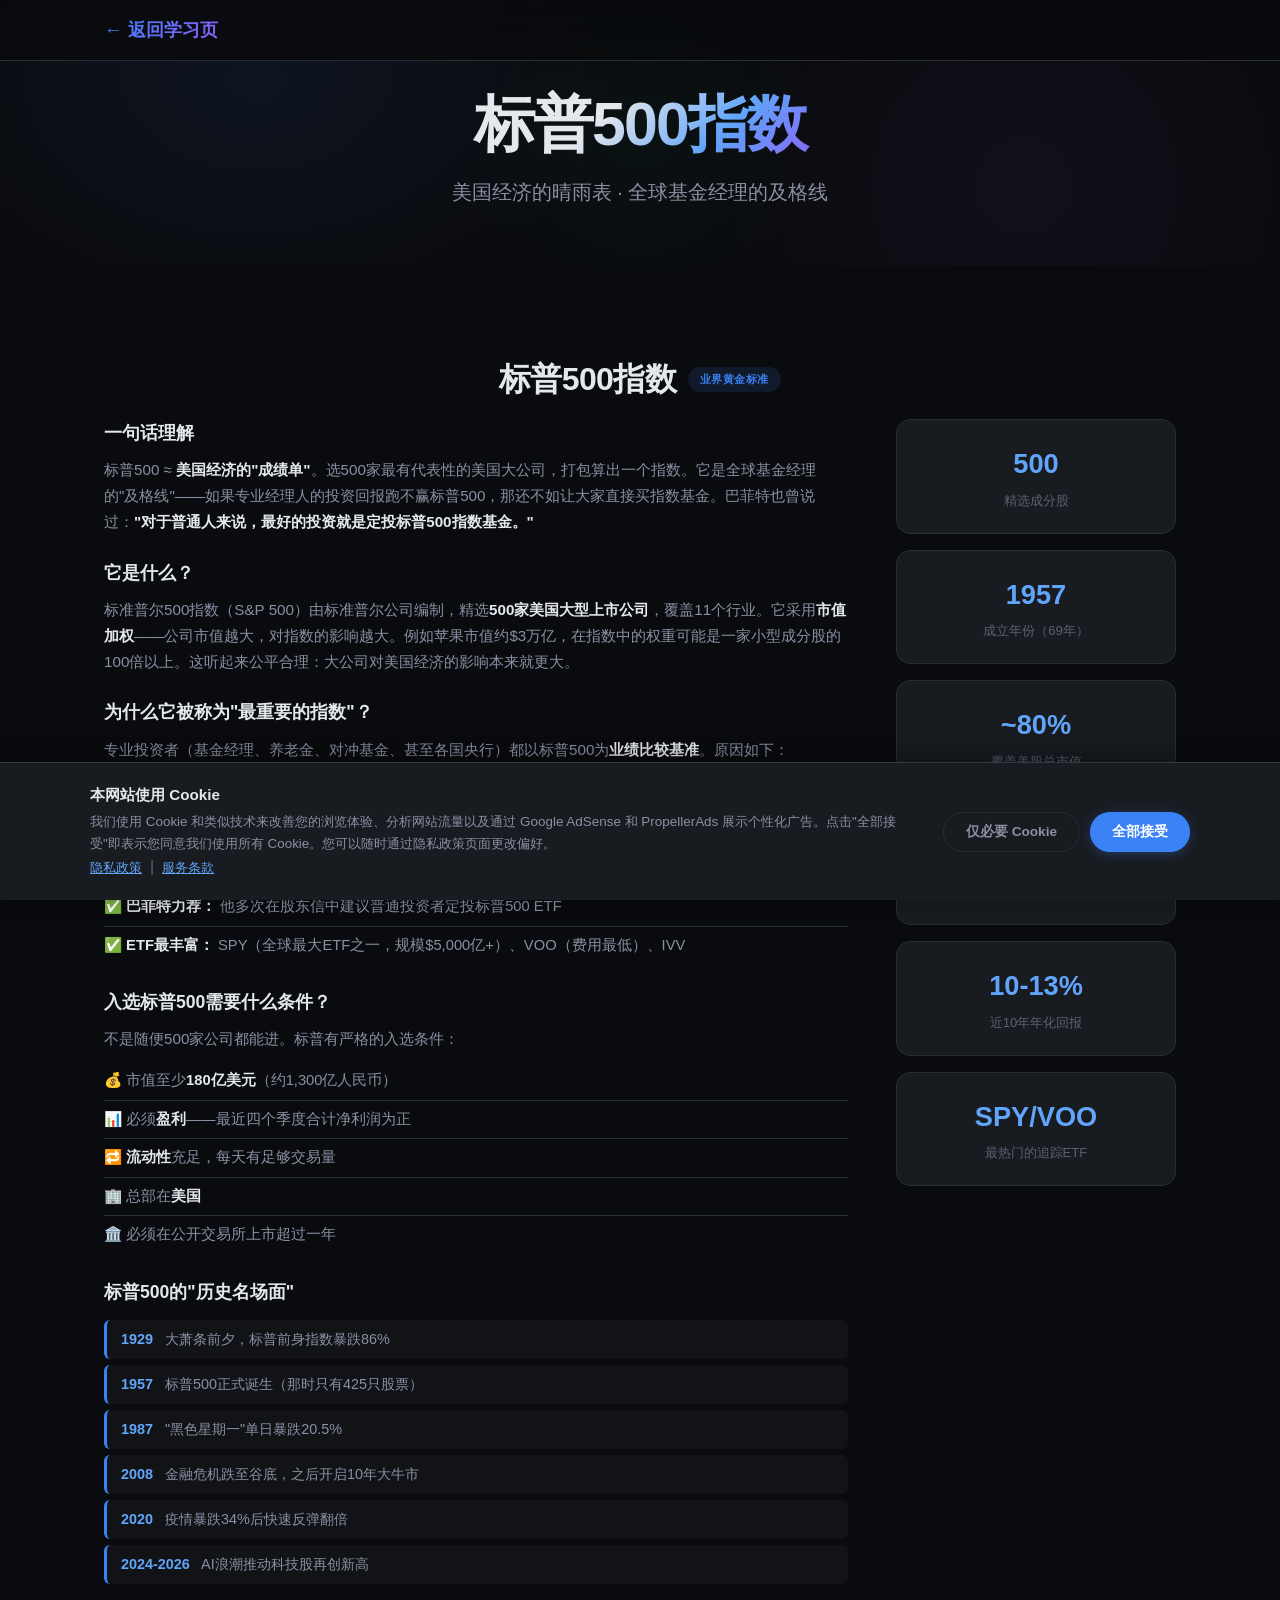
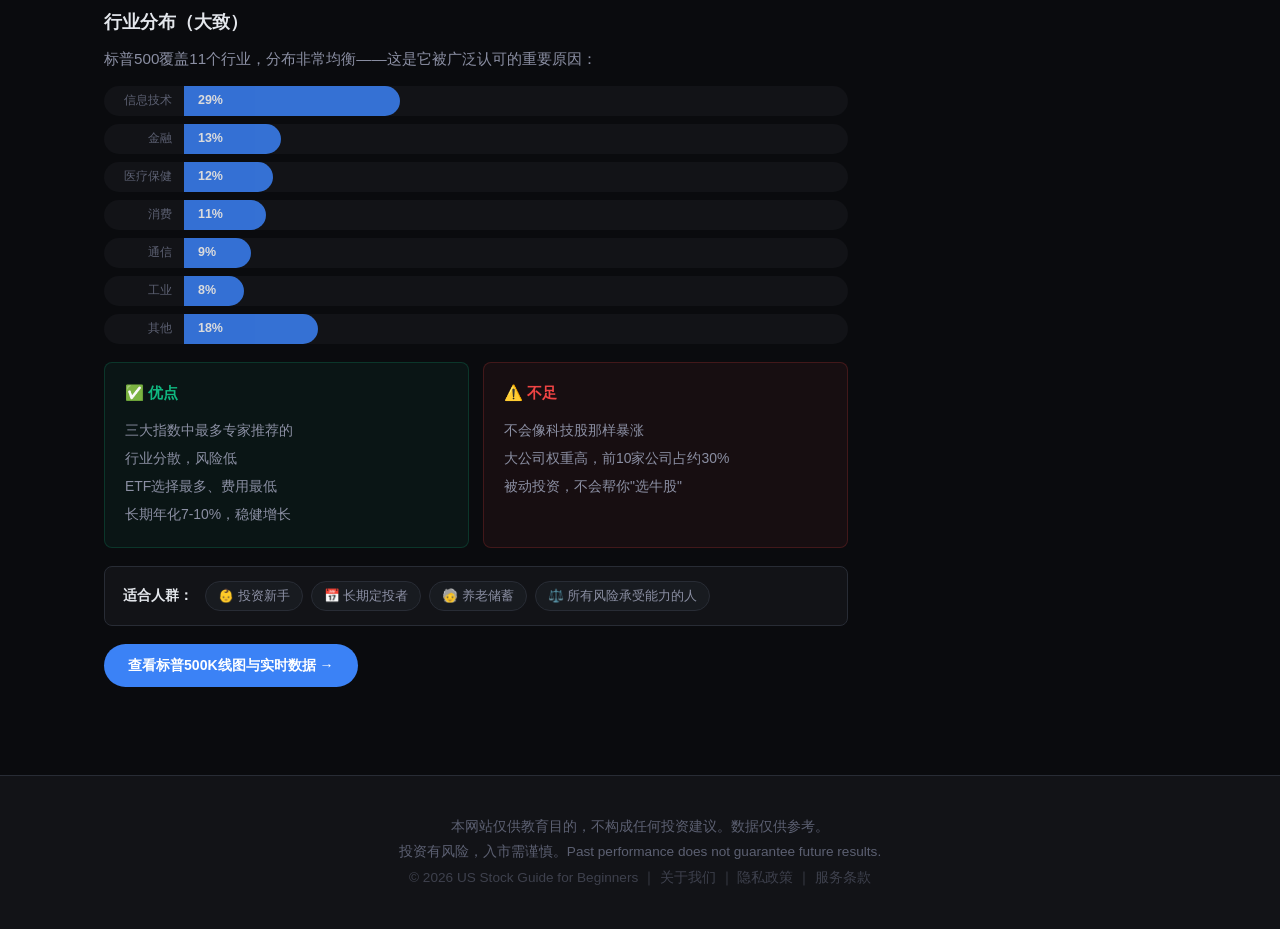
<file: sp500.html>
<!DOCTYPE html>
<html lang="zh-CN">
<head>
  <meta charset="UTF-8">
  <meta name="viewport" content="width=device-width, initial-scale=1.0">
  <title>标普500指数 — 美股三大指数</title>
  <link rel="stylesheet" href="styles.css">
  <!-- Google AdSense — 替换 ca-pub-2596520613460726 为你的发布商ID -->
  <script async src="https://pagead2.googlesyndication.com/pagead/js/adsbygoogle.js?client=ca-pub-2596520613460726" crossorigin="anonymous"></script>
  <!-- PropellerAds Native Banner -->
  <script async="async" data-cfasync="false" src="https://pl29511778.effectivecpmnetwork.com/4834d9760d1434a067c4bfadfdc6c3fa/invoke.js"></script>
  </head>
<body>

  <!-- ===== 导航栏 ===== -->
  <nav class="navbar" id="navbar">
    <div class="nav-container">
      <a href="learn.html" class="nav-logo">← 返回学习页</a>
    </div>
  </nav>

  <!-- ===== 页面标题 ===== -->
  <header class="hero" style="min-height:auto; padding:90px 24px 48px;">
    <div class="hero-content">
      <h1 class="hero-title">标普500指数</h1>
      <p class="hero-subtitle">美国经济的晴雨表 · 全球基金经理的及格线</p>
    </div>
  </header>

  <!-- ===== 详细介绍 ===== -->
  <section class="section" id="sp500">
    <div class="container">
      <h2 class="section-title">标普500指数 <span class="badge badge-benchmark">业界黄金标准</span></h2>
      <div class="detail-layout">
        <div class="detail-text">
          <h3>一句话理解</h3>
          <p>标普500 ≈ <strong>美国经济的"成绩单"</strong>。选500家最有代表性的美国大公司，打包算出一个指数。它是全球基金经理的"及格线"——如果专业经理人的投资回报跑不赢标普500，那还不如让大家直接买指数基金。巴菲特也曾说过：<strong>"对于普通人来说，最好的投资就是定投标普500指数基金。"</strong></p>

          <h3>它是什么？</h3>
          <p>标准普尔500指数（S&P 500）由标准普尔公司编制，精选<strong>500家美国大型上市公司</strong>，覆盖11个行业。它采用<strong>市值加权</strong>——公司市值越大，对指数的影响越大。例如苹果市值约$3万亿，在指数中的权重可能是一家小型成分股的100倍以上。这听起来公平合理：大公司对美国经济的影响本来就更大。</p>

          <h3>为什么它被称为"最重要的指数"？</h3>
          <p>专业投资者（基金经理、养老金、对冲基金、甚至各国央行）都以标普500为<strong>业绩比较基准</strong>。原因如下：</p>
          <ul class="company-list">
            <li>✅ <strong>覆盖面最广：</strong> 500家公司占美国股市总市值约<strong>80%</strong></li>
            <li>✅ <strong>行业最均衡：</strong> 11个行业都有，不会押注单一领域</li>
            <li>✅ <strong>历史悠久：</strong> 1957年至今，经历过各种经济周期考验</li>
            <li>✅ <strong>巴菲特力荐：</strong> 他多次在股东信中建议普通投资者定投标普500 ETF</li>
            <li>✅ <strong>ETF最丰富：</strong> SPY（全球最大ETF之一，规模$5,000亿+）、VOO（费用最低）、IVV</li>
          </ul>

          <h3>入选标普500需要什么条件？</h3>
          <p>不是随便500家公司都能进。标普有严格的入选条件：</p>
          <ul class="company-list">
            <li>💰 市值至少<strong>180亿美元</strong>（约1,300亿人民币）</li>
            <li>📊 必须<strong>盈利</strong>——最近四个季度合计净利润为正</li>
            <li>🔁 <strong>流动性</strong>充足，每天有足够交易量</li>
            <li>🏢 总部在<strong>美国</strong></li>
            <li>🏛️ 必须在公开交易所上市超过一年</li>
          </ul>

          <h3>标普500的"历史名场面"</h3>
          <div class="timeline-box">
            <div class="tl-item"><span class="tl-year">1929</span> 大萧条前夕，标普前身指数暴跌86%</div>
            <div class="tl-item"><span class="tl-year">1957</span> 标普500正式诞生（那时只有425只股票）</div>
            <div class="tl-item"><span class="tl-year">1987</span> "黑色星期一"单日暴跌20.5%</div>
            <div class="tl-item"><span class="tl-year">2008</span> 金融危机跌至谷底，之后开启10年大牛市</div>
            <div class="tl-item"><span class="tl-year">2020</span> 疫情暴跌34%后快速反弹翻倍</div>
            <div class="tl-item"><span class="tl-year">2024-2026</span> AI浪潮推动科技股再创新高</div>
          </div>

          <!-- PropellerAds Native Banner Ad -->
          <div id="container-4834d9760d1434a067c4bfadfdc6c3fa" style="max-width:100%;margin:24px auto;"></div>

          <h3>行业分布（大致）</h3>
          <p>标普500覆盖11个行业，分布非常均衡——这是它被广泛认可的重要原因：</p>
          <div class="sector-bars">
            <div class="sector-bar"><span class="sector-name">信息技术</span><span class="sector-fill" style="width:29%">29%</span></div>
            <div class="sector-bar"><span class="sector-name">金融</span><span class="sector-fill" style="width:13%">13%</span></div>
            <div class="sector-bar"><span class="sector-name">医疗保健</span><span class="sector-fill" style="width:12%">12%</span></div>
            <div class="sector-bar"><span class="sector-name">消费</span><span class="sector-fill" style="width:11%">11%</span></div>
            <div class="sector-bar"><span class="sector-name">通信</span><span class="sector-fill" style="width:9%">9%</span></div>
            <div class="sector-bar"><span class="sector-name">工业</span><span class="sector-fill" style="width:8%">8%</span></div>
            <div class="sector-bar"><span class="sector-name">其他</span><span class="sector-fill" style="width:18%">18%</span></div>
          </div>

          <div class="pros-cons">
            <div class="pros-cons-box pros">
              <h4>✅ 优点</h4>
              <ul>
                <li>三大指数中最多专家推荐的</li>
                <li>行业分散，风险低</li>
                <li>ETF选择最多、费用最低</li>
                <li>长期年化7-10%，稳健增长</li>
              </ul>
            </div>
            <div class="pros-cons-box cons">
              <h4>⚠️ 不足</h4>
              <ul>
                <li>不会像科技股那样暴涨</li>
                <li>大公司权重高，前10家公司占约30%</li>
                <li>被动投资，不会帮你"选牛股"</li>
              </ul>
            </div>
          </div>

          <div class="suitability-bar">
            <span class="suit-label">适合人群：</span>
            <span class="suit-item">👶 投资新手</span>
            <span class="suit-item">📅 长期定投者</span>
            <span class="suit-item">🧓 养老储蓄</span>
            <span class="suit-item">⚖️ 所有风险承受能力的人</span>
          </div>

          <a href="dashboard.html?index=sp500" class="detail-link">查看标普500K线图与实时数据 →</a>
        </div>
        <div class="detail-visual">
          <div class="stat-box">
            <div class="stat-number">500</div>
            <div class="stat-label">精选成分股</div>
          </div>
          <div class="stat-box">
            <div class="stat-number">1957</div>
            <div class="stat-label">成立年份（69年）</div>
          </div>
          <div class="stat-box">
            <div class="stat-number">~80%</div>
            <div class="stat-label">覆盖美股总市值</div>
          </div>
          <div class="stat-box">
            <div class="stat-number">11个</div>
            <div class="stat-label">覆盖行业数量</div>
          </div>
          <div class="stat-box">
            <div class="stat-number">10-13%</div>
            <div class="stat-label">近10年年化回报</div>
          </div>
          <div class="stat-box">
            <div class="stat-number">SPY/VOO</div>
            <div class="stat-label">最热门的追踪ETF</div>
          </div>
        </div>
      </div>
    </div>
  </section>

  <!-- ===== 页脚 ===== -->
  <footer class="footer">
    <div class="container">
      <p>本网站仅供教育目的，不构成任何投资建议。数据仅供参考。</p>
      <p>投资有风险，入市需谨慎。Past performance does not guarantee future results.</p>
      <p class="footer-copy">&copy; 2026 US Stock Guide for Beginners ｜ <a href="about.html" style="color:var(--text-muted)">关于我们</a> ｜ <a href="privacy.html" style="color:var(--text-muted)">隐私政策</a> ｜ <a href="terms.html" style="color:var(--text-muted)">服务条款</a></p>
    </div>
  </footer>

  <script src="script.js"></script>
  <script src="cookie-banner.js"></script>
</body>
</html>
</file>
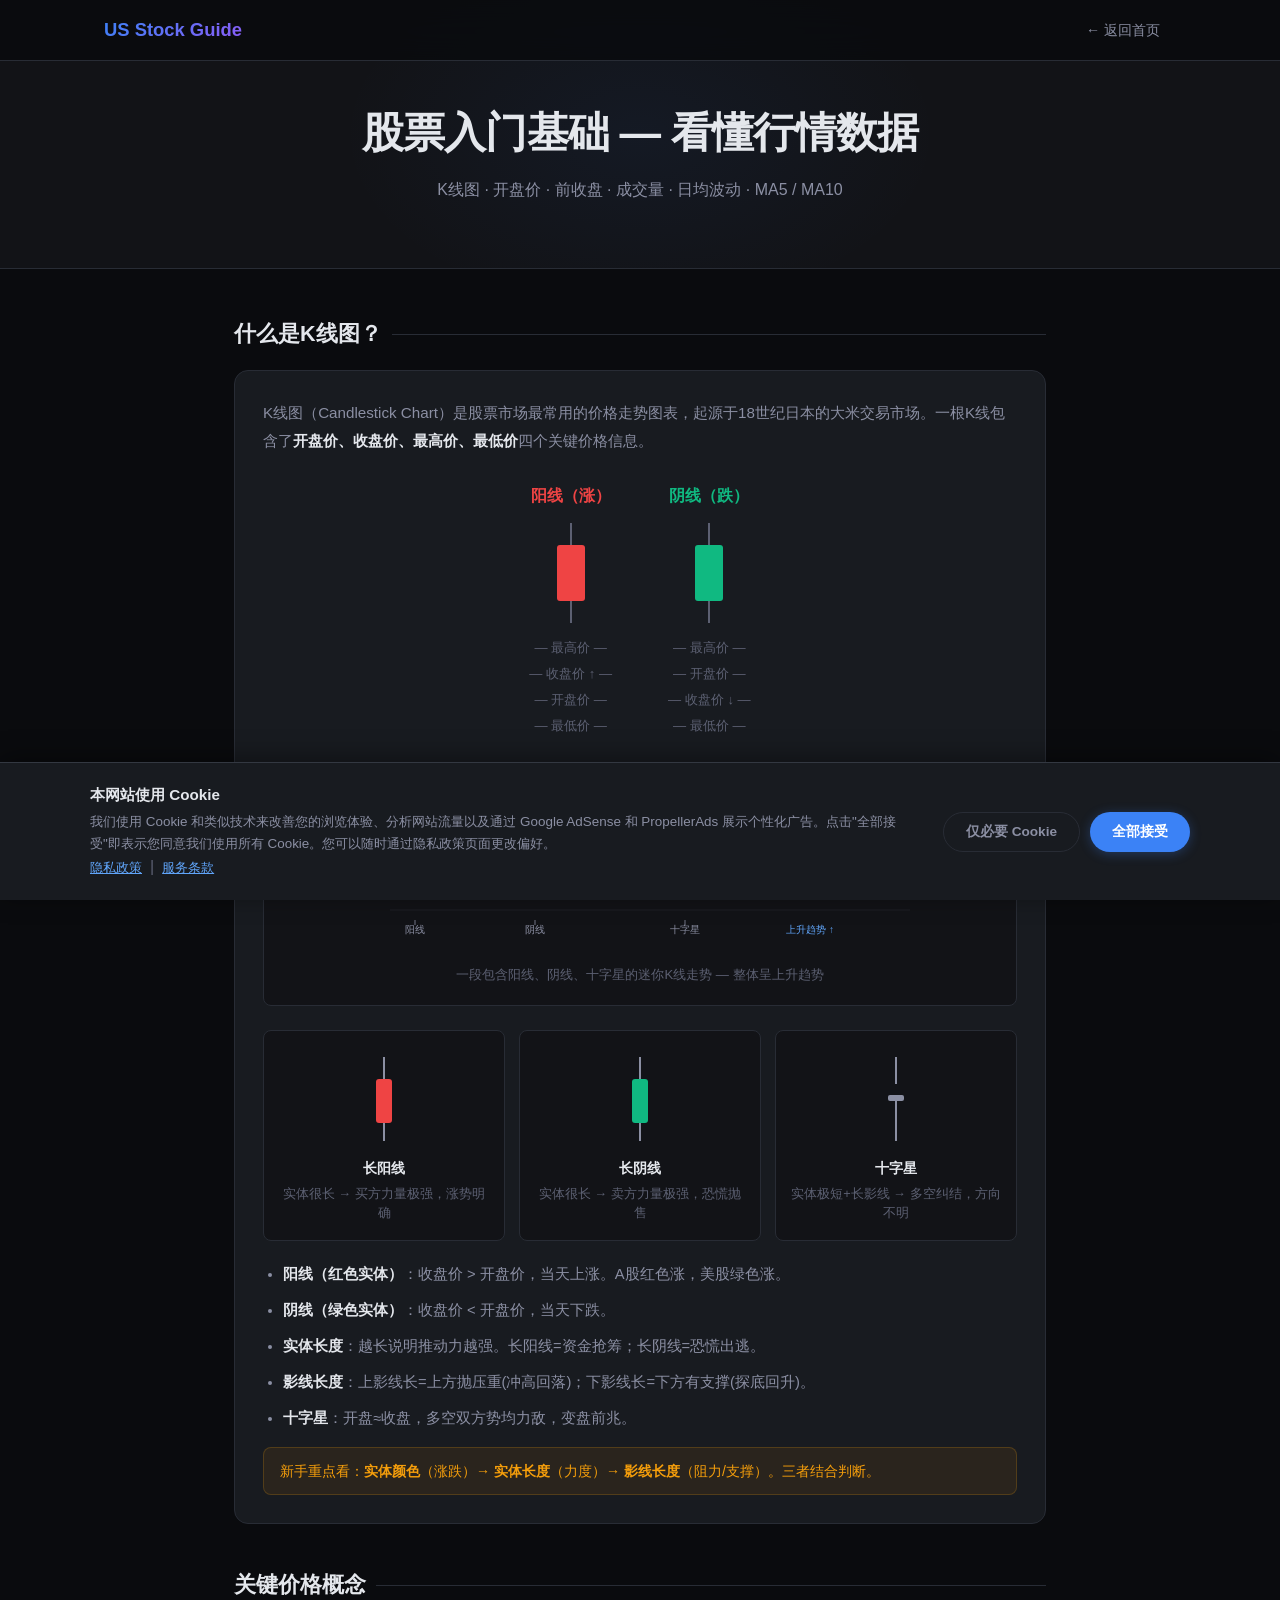
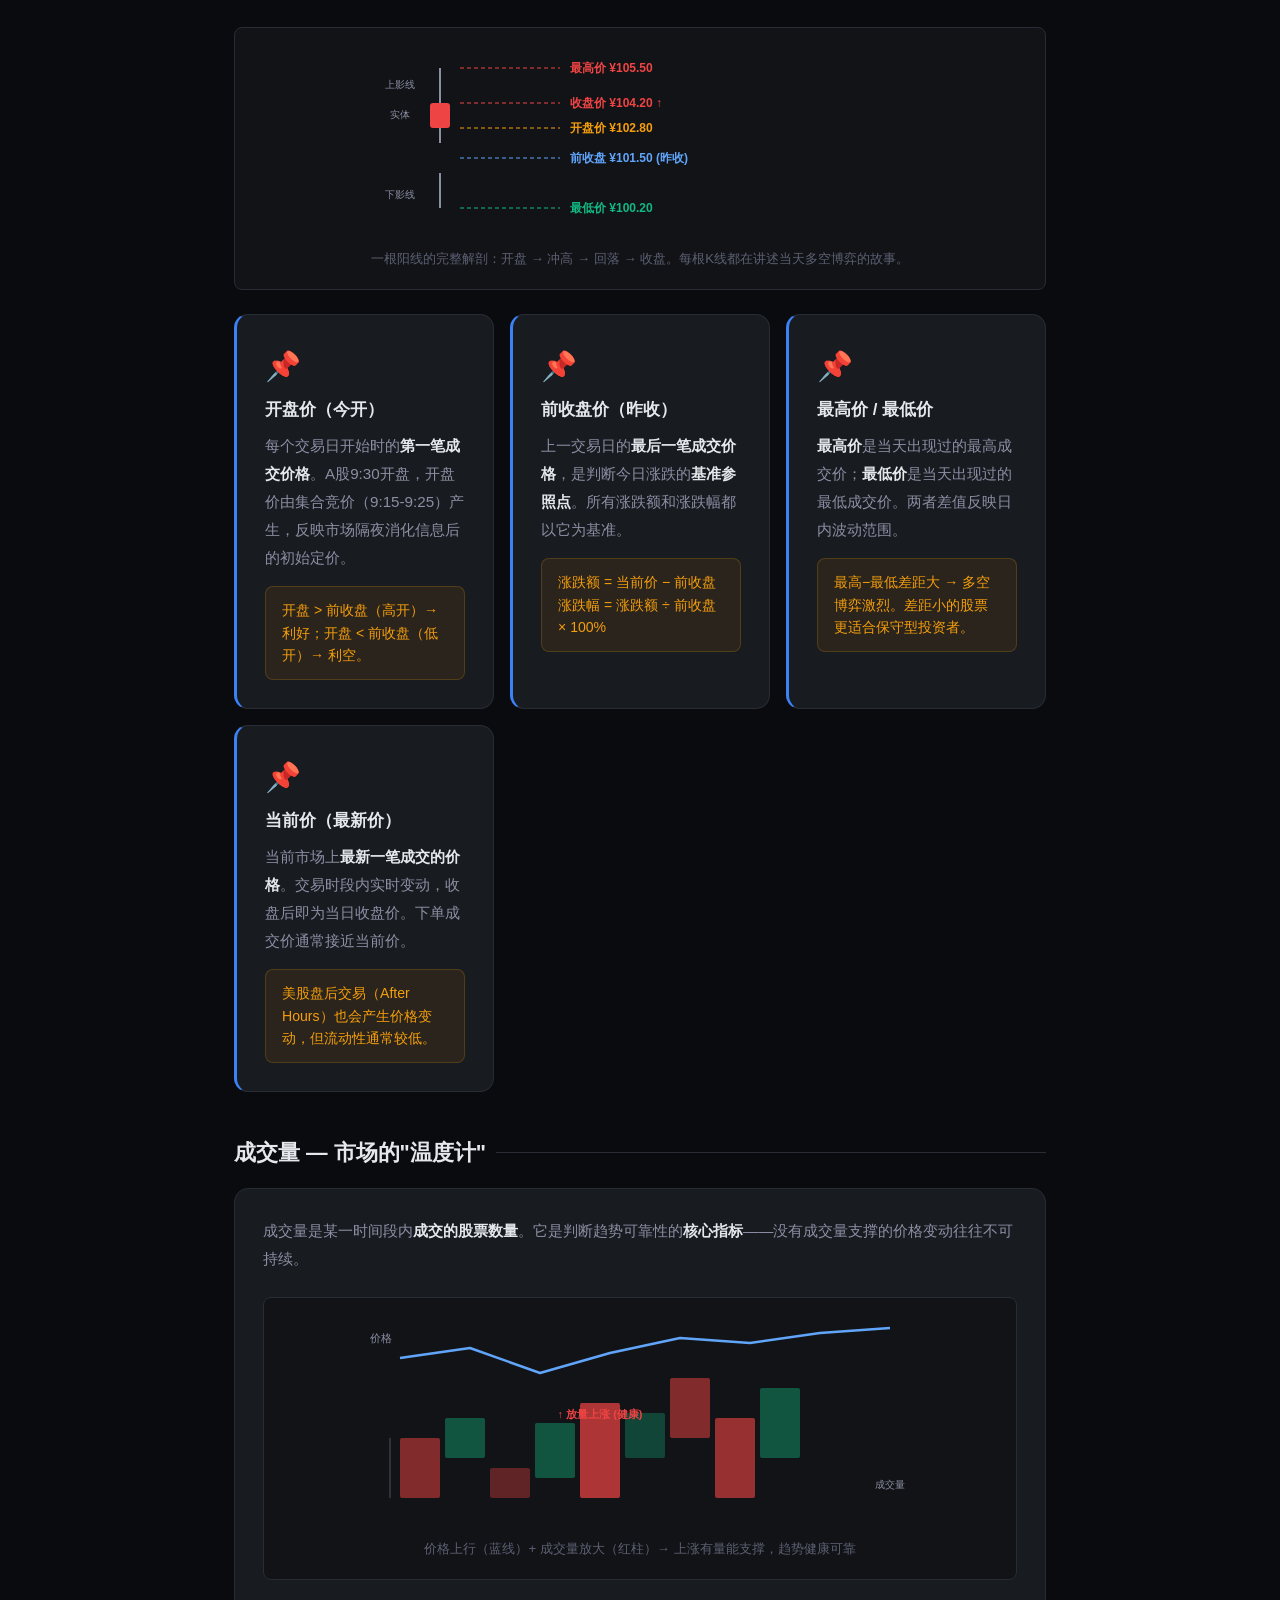
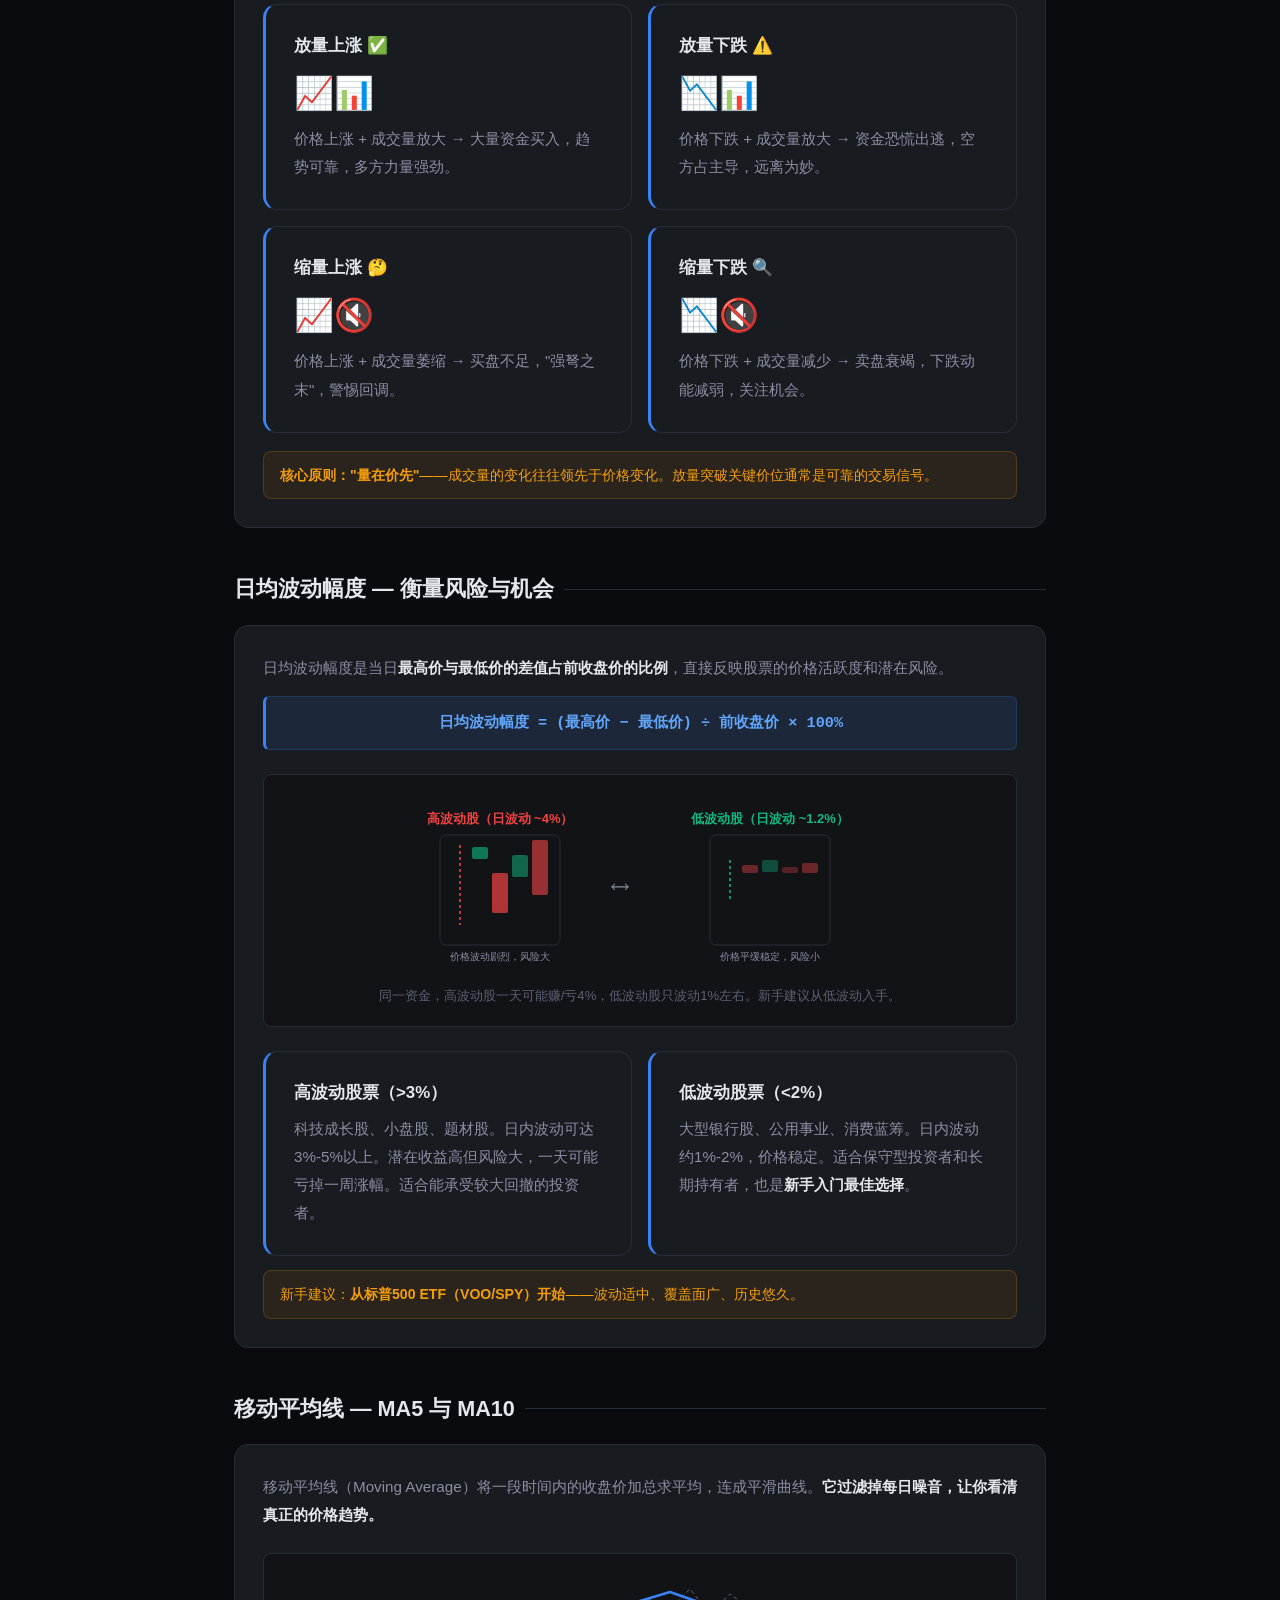
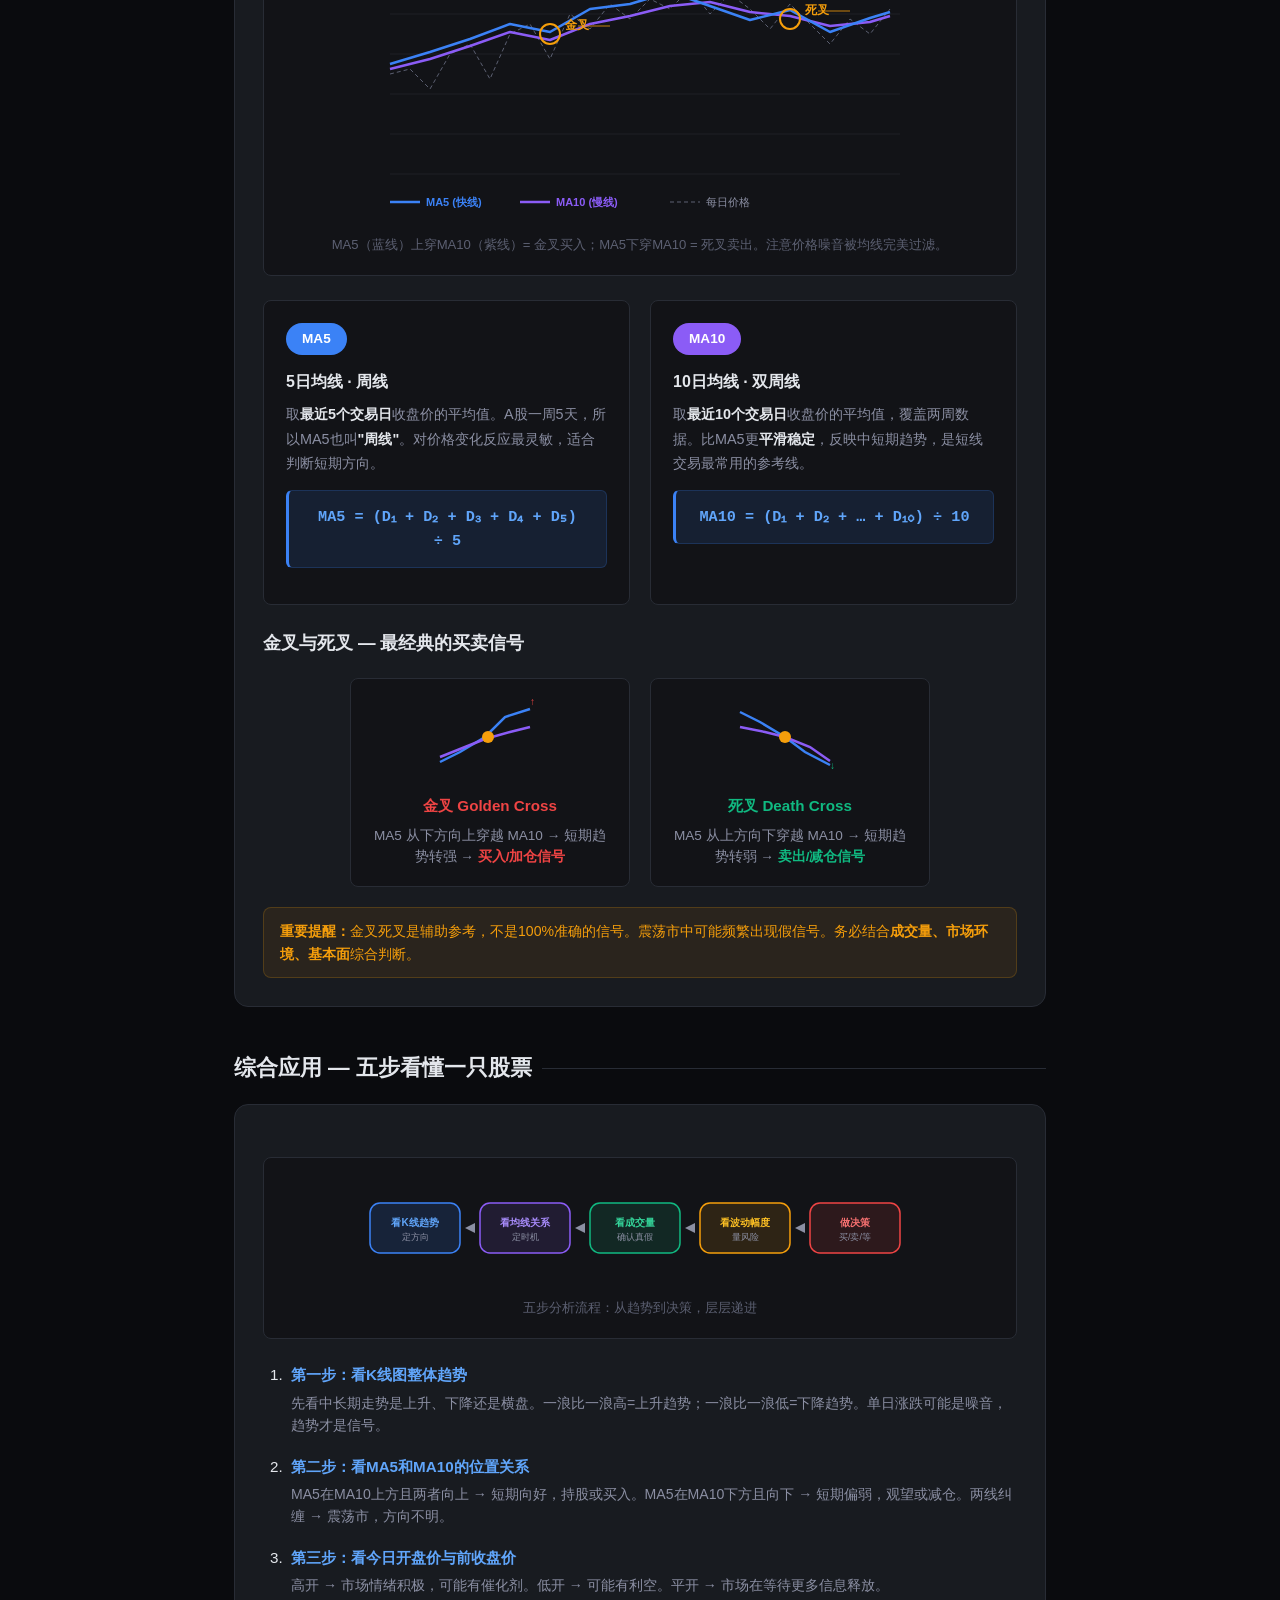
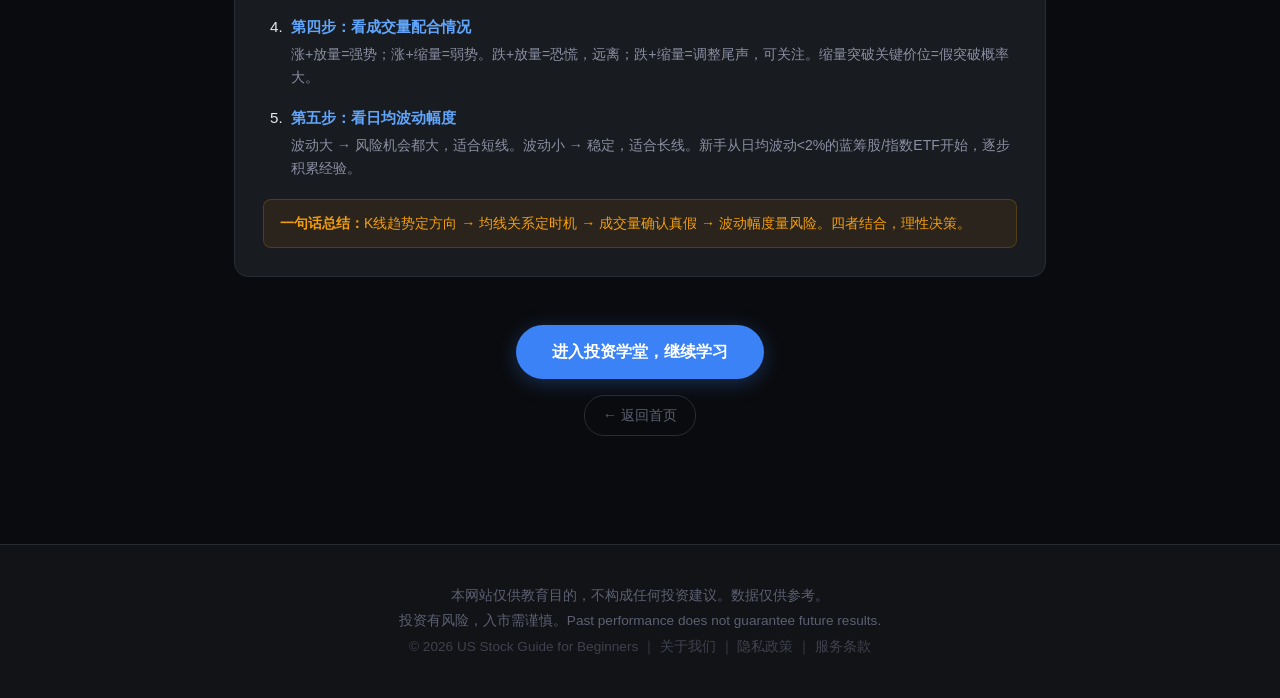
<file: teaching.html>
<!DOCTYPE html>
<html lang="zh-CN">
<head>
  <meta charset="UTF-8">
  <meta name="viewport" content="width=device-width, initial-scale=1.0">
  <title>股票入门基础 — 看懂行情数据</title>
  <link rel="stylesheet" href="styles.css">
  <!-- Google AdSense — 替换 ca-pub-2596520613460726 为你的发布商ID -->
  <script async src="https://pagead2.googlesyndication.com/pagead/js/adsbygoogle.js?client=ca-pub-2596520613460726" crossorigin="anonymous"></script>
  <!-- PropellerAds Native Banner -->
  <script async="async" data-cfasync="false" src="https://pl29511778.effectivecpmnetwork.com/4834d9760d1434a067c4bfadfdc6c3fa/invoke.js"></script>
  </head>
<body class="teaching-page">

  <!-- ===== 导航栏 ===== -->
  <nav class="navbar" id="navbar">
    <div class="nav-container">
      <a href="home.html" class="nav-logo">US Stock Guide</a>
      <ul class="nav-links">
        <li><a href="home.html">← 返回首页</a></li>
      </ul>
      <button class="nav-toggle" id="navToggle" aria-label="菜单">☰</button>
    </div>
  </nav>

  <!-- ===== 页面标题 ===== -->
  <header class="teaching-hero">
    <h1>股票入门基础 — 看懂行情数据</h1>
    <p class="hero-subtitle">K线图 · 开盘价 · 前收盘 · 成交量 · 日均波动 · MA5 / MA10</p>
  </header>

  <div class="teaching-body">

    <!-- ===== K线图 ===== -->
    <div class="teaching-section">
      <h3>什么是K线图？</h3>
      <div class="teaching-card">
        <p>K线图（Candlestick Chart）是股票市场最常用的价格走势图表，起源于18世纪日本的大米交易市场。一根K线包含了<strong>开盘价、收盘价、最高价、最低价</strong>四个关键价格信息。</p>

        <!-- 单根K线结构图 -->
        <div class="kline-demo">
          <div class="kline-bull">
            <div class="kline-label bull">阳线（涨）</div>
            <div class="kline-visual bull">
              <div class="kline-wick"></div>
              <div class="kline-body"></div>
              <div class="kline-wick-bottom"></div>
            </div>
            <div class="kline-prices">
              <span>— 最高价 —</span>
              <span>— 收盘价 ↑ —</span>
              <span>— 开盘价 —</span>
              <span>— 最低价 —</span>
            </div>
          </div>
          <div class="kline-bear">
            <div class="kline-label bear">阴线（跌）</div>
            <div class="kline-visual bear">
              <div class="kline-wick"></div>
              <div class="kline-body"></div>
              <div class="kline-wick-bottom"></div>
            </div>
            <div class="kline-prices">
              <span>— 最高价 —</span>
              <span>— 开盘价 —</span>
              <span>— 收盘价 ↓ —</span>
              <span>— 最低价 —</span>
            </div>
          </div>
        </div>

        <!-- 迷你K线走势图 -->
        <div class="visual-chart">
          <svg viewBox="0 0 580 160" width="100%" height="auto" style="max-width:580px">
            <!-- 网格线 -->
            <g stroke="#282c35" stroke-width="0.5">
              <line x1="40" y1="20" x2="560" y2="20"/>
              <line x1="40" y1="55" x2="560" y2="55"/>
              <line x1="40" y1="90" x2="560" y2="90"/>
              <line x1="40" y1="125" x2="560" y2="125"/>
            </g>
            <!-- 阳线 -->
            <g fill="#ef4444" stroke="none">
              <line x1="65" y1="45" x2="65" y2="78" stroke="#8b8fa3" stroke-width="2"/><rect x="58" y="50" width="14" height="23" rx="2"/>
              <line x1="95" y1="38" x2="95" y2="65" stroke="#8b8fa3" stroke-width="2"/><rect x="88" y="42" width="14" height="20" rx="2"/>
              <line x1="125" y1="30" x2="125" y2="50" stroke="#8b8fa3" stroke-width="2"/><rect x="118" y="34" width="14" height="14" rx="2"/>
              <line x1="245" y1="42" x2="245" y2="72" stroke="#8b8fa3" stroke-width="2"/><rect x="238" y="50" width="14" height="19" rx="2"/>
              <line x1="275" y1="35" x2="275" y2="60" stroke="#8b8fa3" stroke-width="2"/><rect x="268" y="40" width="14" height="17" rx="2"/>
              <line x1="305" y1="28" x2="305" y2="45" stroke="#8b8fa3" stroke-width="2"/><rect x="298" y="32" width="14" height="12" rx="2"/>
              <line x1="365" y1="25" x2="365" y2="42" stroke="#8b8fa3" stroke-width="2"/><rect x="358" y="28" width="14" height="12" rx="2"/>
              <line x1="395" y1="20" x2="395" y2="35" stroke="#8b8fa3" stroke-width="2"/><rect x="388" y="23" width="14" height="11" rx="2"/>
              <line x1="425" y1="15" x2="425" y2="28" stroke="#8b8fa3" stroke-width="2"/><rect x="418" y="18" width="14" height="9" rx="2"/>
              <line x1="455" y1="18" x2="455" y2="40" stroke="#8b8fa3" stroke-width="2"/><rect x="448" y="24" width="14" height="14" rx="2"/>
              <line x1="485" y1="12" x2="485" y2="30" stroke="#8b8fa3" stroke-width="2"/><rect x="478" y="16" width="14" height="12" rx="2"/>
              <line x1="515" y1="8" x2="515" y2="22" stroke="#8b8fa3" stroke-width="2"/><rect x="508" y="11" width="14" height="10" rx="2"/>
              <line x1="545" y1="5" x2="545" y2="18" stroke="#8b8fa3" stroke-width="2"/><rect x="538" y="8" width="14" height="9" rx="2"/>
            </g>
            <!-- 阴线 -->
            <g fill="#10b981" stroke="none">
              <line x1="155" y1="30" x2="155" y2="55" stroke="#8b8fa3" stroke-width="2"/><rect x="148" y="38" width="14" height="17" rx="2"/>
              <line x1="185" y1="35" x2="185" y2="62" stroke="#8b8fa3" stroke-width="2"/><rect x="178" y="42" width="14" height="18" rx="2"/>
              <line x1="215" y1="40" x2="215" y2="68" stroke="#8b8fa3" stroke-width="2"/><rect x="208" y="48" width="14" height="18" rx="2"/>
            </g>
            <!-- 十字星 -->
            <g fill="#8b8fa3" stroke="none">
              <line x1="335" y1="32" x2="335" y2="50" stroke="#8b8fa3" stroke-width="2"/><rect x="330" y="40" width="10" height="3" rx="1"/></g>
            <!-- 标记 -->
            <text x="65" y="148" text-anchor="middle" fill="#8b8fa3" font-size="10">阳线</text>
            <text x="185" y="148" text-anchor="middle" fill="#8b8fa3" font-size="10">阴线</text>
            <text x="335" y="148" text-anchor="middle" fill="#8b8fa3" font-size="10">十字星</text>
            <text x="460" y="148" text-anchor="middle" fill="#60a5fa" font-size="10">上升趋势 ↑</text>
            <!-- 箭头标注 -->
            <line x1="65" y1="140" x2="65" y2="135" stroke="#8b8fa3" stroke-width="0.8"/>
            <line x1="185" y1="140" x2="185" y2="135" stroke="#8b8fa3" stroke-width="0.8"/>
            <line x1="335" y1="140" x2="335" y2="135" stroke="#8b8fa3" stroke-width="0.8"/>
          </svg>
          <div class="visual-chart-caption">一段包含阳线、阴线、十字星的迷你K线走势 — 整体呈上升趋势</div>
        </div>

        <!-- 三种常见K线形态 -->
        <div class="pattern-grid">
          <div class="pattern-card">
            <svg viewBox="0 0 60 100" width="60" height="100">
              <line x1="30" y1="8" x2="30" y2="30" stroke="#8b8fa3" stroke-width="2"/>
              <rect x="22" y="30" width="16" height="44" rx="3" fill="#ef4444"/>
              <line x1="30" y1="74" x2="30" y2="92" stroke="#8b8fa3" stroke-width="2"/>
            </svg>
            <div class="pattern-name">长阳线</div>
            <div class="pattern-desc">实体很长 → 买方力量极强，涨势明确</div>
          </div>
          <div class="pattern-card">
            <svg viewBox="0 0 60 100" width="60" height="100">
              <line x1="30" y1="8" x2="30" y2="30" stroke="#8b8fa3" stroke-width="2"/>
              <rect x="22" y="30" width="16" height="44" rx="3" fill="#10b981"/>
              <line x1="30" y1="74" x2="30" y2="92" stroke="#8b8fa3" stroke-width="2"/>
            </svg>
            <div class="pattern-name">长阴线</div>
            <div class="pattern-desc">实体很长 → 卖方力量极强，恐慌抛售</div>
          </div>
          <div class="pattern-card">
            <svg viewBox="0 0 60 100" width="60" height="100">
              <line x1="30" y1="8" x2="30" y2="35" stroke="#8b8fa3" stroke-width="2"/>
              <rect x="22" y="46" width="16" height="6" rx="2" fill="#8b8fa3"/>
              <line x1="30" y1="52" x2="30" y2="92" stroke="#8b8fa3" stroke-width="2"/>
            </svg>
            <div class="pattern-name">十字星</div>
            <div class="pattern-desc">实体极短+长影线 → 多空纠结，方向不明</div>
          </div>
        </div>

        <ul class="teaching-list">
          <li><strong>阳线（红色实体）</strong>：收盘价 > 开盘价，当天上涨。A股红色涨，美股绿色涨。</li>
          <li><strong>阴线（绿色实体）</strong>：收盘价 < 开盘价，当天下跌。</li>
          <li><strong>实体长度</strong>：越长说明推动力越强。长阳线=资金抢筹；长阴线=恐慌出逃。</li>
          <li><strong>影线长度</strong>：上影线长=上方抛压重(冲高回落)；下影线长=下方有支撑(探底回升)。</li>
          <li><strong>十字星</strong>：开盘≈收盘，多空双方势均力敌，变盘前兆。</li>
        </ul>

        <div class="teaching-tip">新手重点看：<strong>实体颜色</strong>（涨跌）→ <strong>实体长度</strong>（力度）→ <strong>影线长度</strong>（阻力/支撑）。三者结合判断。</div>
      </div>
    </div>

    <!-- PropellerAds Native Banner Ad -->
    <div id="container-4834d9760d1434a067c4bfadfdc6c3fa" style="max-width:100%;margin:24px auto;"></div>

    <!-- ===== 关键价格概念 ===== -->
    <div class="teaching-section">
      <h3>关键价格概念</h3>

      <!-- 价格阶梯可视化 -->
      <div class="visual-chart">
        <svg viewBox="0 0 560 180" width="100%" height="auto" style="max-width:560px">
          <!-- K线 -->
          <line x1="80" y1="20" x2="80" y2="95" stroke="#8b8fa3" stroke-width="2"/>
          <rect x="70" y="55" width="20" height="25" rx="3" fill="#ef4444"/>
          <line x1="80" y1="125" x2="80" y2="160" stroke="#8b8fa3" stroke-width="2"/>
          <!-- 价格标注线 -->
          <!-- 最高价 -->
          <line x1="100" y1="20" x2="200" y2="20" stroke="#ef4444" stroke-width="1" stroke-dasharray="4,3"/>
          <text x="210" y="24" fill="#ef4444" font-size="12" font-weight="600">最高价 ¥105.50</text>
          <!-- 收盘价 -->
          <line x1="100" y1="55" x2="200" y2="55" stroke="#ef4444" stroke-width="1" stroke-dasharray="4,3"/>
          <text x="210" y="59" fill="#ef4444" font-size="12" font-weight="600">收盘价 ¥104.20 ↑</text>
          <!-- 开盘价 -->
          <line x1="100" y1="80" x2="200" y2="80" stroke="#f59e0b" stroke-width="1" stroke-dasharray="4,3"/>
          <text x="210" y="84" fill="#f59e0b" font-size="12" font-weight="600">开盘价 ¥102.80</text>
          <!-- 前收盘 -->
          <line x1="100" y1="110" x2="200" y2="110" stroke="#60a5fa" stroke-width="1" stroke-dasharray="4,3"/>
          <text x="210" y="114" fill="#60a5fa" font-size="12" font-weight="600">前收盘 ¥101.50 (昨收)</text>
          <!-- 最低价 -->
          <line x1="100" y1="160" x2="200" y2="160" stroke="#10b981" stroke-width="1" stroke-dasharray="4,3"/>
          <text x="210" y="164" fill="#10b981" font-size="12" font-weight="600">最低价 ¥100.20</text>
          <!-- 实体标注 -->
          <text x="40" y="70" text-anchor="middle" fill="#8b8fa3" font-size="10">实体</text>
          <text x="40" y="40" text-anchor="middle" fill="#8b8fa3" font-size="10">上影线</text>
          <text x="40" y="150" text-anchor="middle" fill="#8b8fa3" font-size="10">下影线</text>
        </svg>
        <div class="visual-chart-caption">一根阳线的完整解剖：开盘 → 冲高 → 回落 → 收盘。每根K线都在讲述当天多空博弈的故事。</div>
      </div>

      <div class="teaching-grid">
        <div class="teaching-card">
          <div class="teaching-card-icon">📌</div>
          <h4>开盘价（今开）</h4>
          <p>每个交易日开始时的<strong>第一笔成交价格</strong>。A股9:30开盘，开盘价由集合竞价（9:15-9:25）产生，反映市场隔夜消化信息后的初始定价。</p>
          <div class="teaching-tip">开盘 > 前收盘（高开）→ 利好；开盘 < 前收盘（低开）→ 利空。</div>
        </div>
        <div class="teaching-card">
          <div class="teaching-card-icon">📌</div>
          <h4>前收盘价（昨收）</h4>
          <p>上一交易日的<strong>最后一笔成交价格</strong>，是判断今日涨跌的<strong>基准参照点</strong>。所有涨跌额和涨跌幅都以它为基准。</p>
          <div class="teaching-tip">涨跌额 = 当前价 − 前收盘<br>涨跌幅 = 涨跌额 ÷ 前收盘 × 100%</div>
        </div>
        <div class="teaching-card">
          <div class="teaching-card-icon">📌</div>
          <h4>最高价 / 最低价</h4>
          <p><strong>最高价</strong>是当天出现过的最高成交价；<strong>最低价</strong>是当天出现过的最低成交价。两者差值反映日内波动范围。</p>
          <div class="teaching-tip">最高−最低差距大 → 多空博弈激烈。差距小的股票更适合保守型投资者。</div>
        </div>
        <div class="teaching-card">
          <div class="teaching-card-icon">📌</div>
          <h4>当前价（最新价）</h4>
          <p>当前市场上<strong>最新一笔成交的价格</strong>。交易时段内实时变动，收盘后即为当日收盘价。下单成交价通常接近当前价。</p>
          <div class="teaching-tip">美股盘后交易（After Hours）也会产生价格变动，但流动性通常较低。</div>
        </div>
      </div>
    </div>

    <!-- ===== 成交量 ===== -->
    <div class="teaching-section">
      <h3>成交量 — 市场的"温度计"</h3>
      <div class="teaching-card">
        <p>成交量是某一时间段内<strong>成交的股票数量</strong>。它是判断趋势可靠性的<strong>核心指标</strong>——没有成交量支撑的价格变动往往不可持续。</p>

        <!-- 量价关系可视化 -->
        <div class="visual-chart">
          <svg viewBox="0 0 580 200" width="100%" height="auto" style="max-width:580px">
            <text x="20" y="24" fill="#8b8fa3" font-size="11">价格</text>
            <!-- 价格线 -->
            <polyline points="50,40 120,30 190,55 260,35 330,20 400,25 470,15 540,10"
              fill="none" stroke="#60a5fa" stroke-width="2.5" stroke-linejoin="round"/>
            <!-- 量柱 -->
            <rect x="50" y="120" width="40" height="60" rx="2" fill="#ef4444" opacity="0.5"/>
            <rect x="95" y="100" width="40" height="40" rx="2" fill="#10b981" opacity="0.4"/>
            <rect x="140" y="150" width="40" height="30" rx="2" fill="#ef4444" opacity="0.35"/>
            <rect x="185" y="105" width="40" height="55" rx="2" fill="#10b981" opacity="0.4"/>
            <rect x="230" y="85" width="40" height="95" rx="2" fill="#ef4444" opacity="0.7"/>
            <rect x="275" y="95" width="40" height="45" rx="2" fill="#10b981" opacity="0.3"/>
            <rect x="320" y="60" width="40" height="60" rx="2" fill="#ef4444" opacity="0.5"/>
            <rect x="365" y="100" width="40" height="80" rx="2" fill="#ef4444" opacity="0.6"/>
            <rect x="410" y="70" width="40" height="70" rx="2" fill="#10b981" opacity="0.4"/>
            <!-- 标注 -->
            <text x="250" y="100" text-anchor="middle" fill="#ef4444" font-size="11" font-weight="600">↑ 放量上涨 (健康)</text>
            <text x="540" y="170" text-anchor="middle" fill="#8b8fa3" font-size="10">成交量</text>
            <line x1="40" y1="120" x2="40" y2="180" stroke="#8b8fa3" stroke-width="0.5"/>
          </svg>
          <div class="visual-chart-caption">价格上行（蓝线）+ 成交量放大（红柱）→ 上涨有量能支撑，趋势健康可靠</div>
        </div>

        <div class="teaching-grid" style="margin-top:20px;">
          <div class="teaching-card">
            <h4>放量上涨 ✅</h4>
            <div style="font-size:2rem;margin:6px 0;">📈📊</div>
            <p>价格上涨 + 成交量放大 → 大量资金买入，趋势可靠，多方力量强劲。</p>
          </div>
          <div class="teaching-card">
            <h4>放量下跌 ⚠️</h4>
            <div style="font-size:2rem;margin:6px 0;">📉📊</div>
            <p>价格下跌 + 成交量放大 → 资金恐慌出逃，空方占主导，远离为妙。</p>
          </div>
          <div class="teaching-card">
            <h4>缩量上涨 🤔</h4>
            <div style="font-size:2rem;margin:6px 0;">📈🔇</div>
            <p>价格上涨 + 成交量萎缩 → 买盘不足，"强弩之末"，警惕回调。</p>
          </div>
          <div class="teaching-card">
            <h4>缩量下跌 🔍</h4>
            <div style="font-size:2rem;margin:6px 0;">📉🔇</div>
            <p>价格下跌 + 成交量减少 → 卖盘衰竭，下跌动能减弱，关注机会。</p>
          </div>
        </div>

        <div class="teaching-tip" style="margin-top:18px;">
          <strong>核心原则："量在价先"</strong>——成交量的变化往往领先于价格变化。放量突破关键价位通常是可靠的交易信号。
        </div>
      </div>
    </div>

    <!-- ===== 日均波动幅度 ===== -->
    <div class="teaching-section">
      <h3>日均波动幅度 — 衡量风险与机会</h3>
      <div class="teaching-card">
        <p>日均波动幅度是当日<strong>最高价与最低价的差值占前收盘价的比例</strong>，直接反映股票的价格活跃度和潜在风险。</p>

        <div class="formula-box">
          <div class="formula">日均波动幅度 = (最高价 − 最低价) ÷ 前收盘价 × 100%</div>
        </div>

        <!-- 波动对比可视化 -->
        <div class="visual-chart">
          <svg viewBox="0 0 560 170" width="100%" height="auto" style="max-width:560px">
            <text x="140" y="28" text-anchor="middle" fill="#ef4444" font-size="13" font-weight="700">高波动股（日波动 ~4%）</text>
            <text x="410" y="28" text-anchor="middle" fill="#10b981" font-size="13" font-weight="700">低波动股（日波动 ~1.2%）</text>
            <!-- 高波动 -->
            <rect x="80" y="40" width="120" height="110" rx="6" fill="none" stroke="#282c35" stroke-width="1"/>
            <line x1="100" y1="50" x2="100" y2="130" stroke="#ef4444" stroke-width="1.5" stroke-dasharray="3,3"/>
            <rect x="112" y="52" width="16" height="12" rx="2" fill="#10b981" opacity="0.6"/>
            <rect x="132" y="78" width="16" height="40" rx="2" fill="#ef4444" opacity="0.7"/>
            <rect x="152" y="60" width="16" height="22" rx="2" fill="#10b981" opacity="0.5"/>
            <rect x="172" y="45" width="16" height="55" rx="2" fill="#ef4444" opacity="0.6"/>
            <text x="140" y="165" text-anchor="middle" fill="#8b8fa3" font-size="10">价格波动剧烈，风险大</text>
            <!-- 低波动 -->
            <rect x="350" y="40" width="120" height="110" rx="6" fill="none" stroke="#282c35" stroke-width="1"/>
            <line x1="370" y1="65" x2="370" y2="105" stroke="#10b981" stroke-width="1.5" stroke-dasharray="3,3"/>
            <rect x="382" y="70" width="16" height="8" rx="2" fill="#ef4444" opacity="0.4"/>
            <rect x="402" y="65" width="16" height="12" rx="2" fill="#10b981" opacity="0.35"/>
            <rect x="422" y="72" width="16" height="6" rx="2" fill="#ef4444" opacity="0.3"/>
            <rect x="442" y="68" width="16" height="10" rx="2" fill="#ef4444" opacity="0.4"/>
            <text x="410" y="165" text-anchor="middle" fill="#8b8fa3" font-size="10">价格平缓稳定，风险小</text>
            <!-- 箭头 -->
            <text x="260" y="100" text-anchor="middle" fill="#8b8fa3" font-size="20">⟷</text>
          </svg>
          <div class="visual-chart-caption">同一资金，高波动股一天可能赚/亏4%，低波动股只波动1%左右。新手建议从低波动入手。</div>
        </div>

        <div class="teaching-grid" style="margin-top:18px;">
          <div class="teaching-card">
            <h4>高波动股票（>3%）</h4>
            <p>科技成长股、小盘股、题材股。日内波动可达3%-5%以上。潜在收益高但风险大，一天可能亏掉一周涨幅。适合能承受较大回撤的投资者。</p>
          </div>
          <div class="teaching-card">
            <h4>低波动股票（&lt;2%）</h4>
            <p>大型银行股、公用事业、消费蓝筹。日内波动约1%-2%，价格稳定。适合保守型投资者和长期持有者，也是<strong>新手入门最佳选择</strong>。</p>
          </div>
        </div>

        <div class="teaching-tip">新手建议：<strong>从标普500 ETF（VOO/SPY）开始</strong>——波动适中、覆盖面广、历史悠久。</div>
      </div>
    </div>

    <!-- ===== MA5 / MA10 ===== -->
    <div class="teaching-section">
      <h3>移动平均线 — MA5 与 MA10</h3>
      <div class="teaching-card">
        <p>移动平均线（Moving Average）将一段时间内的收盘价加总求平均，连成平滑曲线。<strong>它过滤掉每日噪音，让你看清真正的价格趋势。</strong></p>

        <!-- MA交叉可视化图表 -->
        <div class="visual-chart">
          <svg viewBox="0 0 580 240" width="100%" height="auto" style="max-width:580px">
            <!-- 背景网格 -->
            <line x1="40" y1="40" x2="550" y2="40" stroke="#282c35" stroke-width="0.5"/>
            <line x1="40" y1="80" x2="550" y2="80" stroke="#282c35" stroke-width="0.5"/>
            <line x1="40" y1="120" x2="550" y2="120" stroke="#282c35" stroke-width="0.5"/>
            <line x1="40" y1="160" x2="550" y2="160" stroke="#282c35" stroke-width="0.5"/>
            <line x1="40" y1="200" x2="550" y2="200" stroke="#282c35" stroke-width="0.5"/>
            <!-- 价格线（灰色细线） -->
            <polyline points="40,100 60,95 80,115 100,80 120,70 140,105 160,60 180,50 200,85 220,40 240,55 260,30 280,45 300,25 320,35 340,15 360,40 380,20 400,35 420,55 440,30 460,50 480,70 500,45 520,60 540,35"
              fill="none" stroke="#5c6072" stroke-width="1" stroke-dasharray="4,3"/>
            <!-- MA10 线（紫色，更平滑） -->
            <polyline points="40,95 80,85 120,72 160,58 200,66 240,50 280,42 320,32 360,28 400,38 440,42 480,52 520,48 540,42"
              fill="none" stroke="#8b5cf6" stroke-width="2.5" stroke-linejoin="round"/>
            <!-- MA5 线（蓝色，更灵敏） -->
            <polyline points="40,90 80,78 120,65 160,50 200,58 240,35 280,30 320,18 360,32 400,46 440,36 480,58 520,44 540,38"
              fill="none" stroke="#3b82f6" stroke-width="2.5" stroke-linejoin="round"/>

            <!-- 金叉标注 -->
            <circle cx="200" cy="60" r="10" fill="none" stroke="#f59e0b" stroke-width="2"/>
            <text x="215" y="55" fill="#f59e0b" font-size="12" font-weight="700">金叉</text>
            <line x1="228" y1="52" x2="260" y2="52" stroke="#f59e0b" stroke-width="0.8"/>

            <!-- 死叉标注 -->
            <circle cx="440" cy="45" r="10" fill="none" stroke="#f59e0b" stroke-width="2"/>
            <text x="455" y="40" fill="#f59e0b" font-size="12" font-weight="700">死叉</text>
            <line x1="468" y1="37" x2="500" y2="37" stroke="#f59e0b" stroke-width="0.8"/>

            <!-- 图例 -->
            <line x1="40" y1="228" x2="70" y2="228" stroke="#3b82f6" stroke-width="2.5"/>
            <text x="76" y="232" fill="#3b82f6" font-size="11" font-weight="600">MA5 (快线)</text>
            <line x1="170" y1="228" x2="200" y2="228" stroke="#8b5cf6" stroke-width="2.5"/>
            <text x="206" y="232" fill="#8b5cf6" font-size="11" font-weight="600">MA10 (慢线)</text>
            <line x1="320" y1="228" x2="350" y2="228" stroke="#5c6072" stroke-width="1" stroke-dasharray="4,3"/>
            <text x="356" y="232" fill="#8b8fa3" font-size="11">每日价格</text>
          </svg>
          <div class="visual-chart-caption">MA5（蓝线）上穿MA10（紫线）= 金叉买入；MA5下穿MA10 = 死叉卖出。注意价格噪音被均线完美过滤。</div>
        </div>

        <div class="ma-demo">
          <div class="ma-item">
            <span class="ma-badge ma5">MA5</span>
            <h4>5日均线 · 周线</h4>
            <p>取<strong>最近5个交易日</strong>收盘价的平均值。A股一周5天，所以MA5也叫<strong>"周线"</strong>。对价格变化反应最灵敏，适合判断短期方向。</p>
            <div class="formula-box">
              <div class="formula">MA5 = (D₁ + D₂ + D₃ + D₄ + D₅) ÷ 5</div>
            </div>
          </div>
          <div class="ma-item">
            <span class="ma-badge ma10">MA10</span>
            <h4>10日均线 · 双周线</h4>
            <p>取<strong>最近10个交易日</strong>收盘价的平均值，覆盖两周数据。比MA5更<strong>平滑稳定</strong>，反映中短期趋势，是短线交易最常用的参考线。</p>
            <div class="formula-box">
              <div class="formula">MA10 = (D₁ + D₂ + … + D₁₀) ÷ 10</div>
            </div>
          </div>
        </div>

        <div class="teaching-subsection">
          <h4>金叉与死叉 — 最经典的买卖信号</h4>
          <!-- 金叉/死叉对比图 -->
          <div class="trend-row">
            <div class="trend-box">
              <svg viewBox="0 0 120 80" width="120" height="80">
                <polyline points="10,65 30,55 55,40 75,20 100,12" fill="none" stroke="#3b82f6" stroke-width="2.5"/>
                <polyline points="10,60 35,50 55,42 80,35 100,30" fill="none" stroke="#8b5cf6" stroke-width="2.5"/>
                <circle cx="58" cy="40" r="6" fill="#f59e0b"/>
                <text x="100" y="8" fill="#ef4444" font-size="10" font-weight="700">↑</text>
              </svg>
              <h4 style="color:#ef4444;">金叉 Golden Cross</h4>
              <p style="font-size:0.85rem;color:var(--text-secondary);">MA5 从下方向上穿越 MA10 → 短期趋势转强 → <strong style="color:#ef4444;">买入/加仓信号</strong></p>
            </div>
            <div class="trend-box">
              <svg viewBox="0 0 120 80" width="120" height="80">
                <polyline points="10,15 30,25 55,40 75,55 100,68" fill="none" stroke="#3b82f6" stroke-width="2.5"/>
                <polyline points="10,30 35,35 55,40 80,50 100,64" fill="none" stroke="#8b5cf6" stroke-width="2.5"/>
                <circle cx="55" cy="40" r="6" fill="#f59e0b"/>
                <text x="100" y="72" fill="#10b981" font-size="10" font-weight="700">↓</text>
              </svg>
              <h4 style="color:#10b981;">死叉 Death Cross</h4>
              <p style="font-size:0.85rem;color:var(--text-secondary);">MA5 从上方向下穿越 MA10 → 短期趋势转弱 → <strong style="color:#10b981;">卖出/减仓信号</strong></p>
            </div>
          </div>
        </div>

        <div class="teaching-tip" style="margin-top:16px;">
          <strong>重要提醒：</strong>金叉死叉是辅助参考，不是100%准确的信号。震荡市中可能频繁出现假信号。务必结合<strong>成交量、市场环境、基本面</strong>综合判断。
        </div>
      </div>
    </div>

    <!-- ===== 综合应用 ===== -->
    <div class="teaching-section">
      <h3>综合应用 — 五步看懂一只股票</h3>
      <div class="teaching-card">

        <!-- 流程图 -->
        <div class="visual-chart">
          <svg viewBox="0 0 560 100" width="100%" height="auto" style="max-width:560px">
            <rect x="10" y="25" width="90" height="50" rx="10" fill="rgba(59,130,246,0.15)" stroke="#3b82f6" stroke-width="1.5"/>
            <text x="55" y="48" text-anchor="middle" fill="#60a5fa" font-size="10" font-weight="600">看K线趋势</text>
            <text x="55" y="62" text-anchor="middle" fill="#8b8fa3" font-size="9">定方向</text>
            <polygon points="105,50 115,45 115,55" fill="#8b8fa3"/>

            <rect x="120" y="25" width="90" height="50" rx="10" fill="rgba(139,92,246,0.12)" stroke="#8b5cf6" stroke-width="1.5"/>
            <text x="165" y="48" text-anchor="middle" fill="#a78bfa" font-size="10" font-weight="600">看均线关系</text>
            <text x="165" y="62" text-anchor="middle" fill="#8b8fa3" font-size="9">定时机</text>
            <polygon points="215,50 225,45 225,55" fill="#8b8fa3"/>

            <rect x="230" y="25" width="90" height="50" rx="10" fill="rgba(16,185,129,0.12)" stroke="#10b981" stroke-width="1.5"/>
            <text x="275" y="48" text-anchor="middle" fill="#34d399" font-size="10" font-weight="600">看成交量</text>
            <text x="275" y="62" text-anchor="middle" fill="#8b8fa3" font-size="9">确认真假</text>
            <polygon points="325,50 335,45 335,55" fill="#8b8fa3"/>

            <rect x="340" y="25" width="90" height="50" rx="10" fill="rgba(245,158,11,0.12)" stroke="#f59e0b" stroke-width="1.5"/>
            <text x="385" y="48" text-anchor="middle" fill="#fbbf24" font-size="10" font-weight="600">看波动幅度</text>
            <text x="385" y="62" text-anchor="middle" fill="#8b8fa3" font-size="9">量风险</text>
            <polygon points="435,50 445,45 445,55" fill="#8b8fa3"/>

            <rect x="450" y="25" width="90" height="50" rx="10" fill="rgba(239,68,68,0.12)" stroke="#ef4444" stroke-width="1.5"/>
            <text x="495" y="48" text-anchor="middle" fill="#f87171" font-size="10" font-weight="600">做决策</text>
            <text x="495" y="62" text-anchor="middle" fill="#8b8fa3" font-size="9">买/卖/等</text>
          </svg>
          <div class="visual-chart-caption">五步分析流程：从趋势到决策，层层递进</div>
        </div>

        <ol class="teaching-steps">
          <li>
            <strong>第一步：看K线图整体趋势</strong>
            <p>先看中长期走势是上升、下降还是横盘。一浪比一浪高=上升趋势；一浪比一浪低=下降趋势。单日涨跌可能是噪音，趋势才是信号。</p>
          </li>
          <li>
            <strong>第二步：看MA5和MA10的位置关系</strong>
            <p>MA5在MA10上方且两者向上 → 短期向好，持股或买入。MA5在MA10下方且向下 → 短期偏弱，观望或减仓。两线纠缠 → 震荡市，方向不明。</p>
          </li>
          <li>
            <strong>第三步：看今日开盘价与前收盘价</strong>
            <p>高开 → 市场情绪积极，可能有催化剂。低开 → 可能有利空。平开 → 市场在等待更多信息释放。</p>
          </li>
          <li>
            <strong>第四步：看成交量配合情况</strong>
            <p>涨+放量=强势；涨+缩量=弱势。跌+放量=恐慌，远离；跌+缩量=调整尾声，可关注。缩量突破关键价位=假突破概率大。</p>
          </li>
          <li>
            <strong>第五步：看日均波动幅度</strong>
            <p>波动大 → 风险机会都大，适合短线。波动小 → 稳定，适合长线。新手从日均波动&lt;2%的蓝筹股/指数ETF开始，逐步积累经验。</p>
          </li>
        </ol>

        <div class="teaching-tip" style="margin-top:20px;">
          <strong>一句话总结：</strong>K线趋势定方向 → 均线关系定时机 → 成交量确认真假 → 波动幅度量风险。四者结合，理性决策。
        </div>
      </div>
    </div>

    <!-- ===== 底部导航 ===== -->
    <div class="teaching-footer">
      <a href="learn.html" class="btn-primary">进入投资学堂，继续学习</a>
      <div style="margin-top:16px;">
        <a href="home.html" class="btn-back-teaching">← 返回首页</a>
      </div>
    </div>

  </div>

  <!-- ===== 页脚 ===== -->
  <footer class="footer">
    <div class="container">
      <p>本网站仅供教育目的，不构成任何投资建议。数据仅供参考。</p>
      <p>投资有风险，入市需谨慎。Past performance does not guarantee future results.</p>
      <p class="footer-copy">&copy; 2026 US Stock Guide for Beginners ｜ <a href="about.html" style="color:var(--text-muted)">关于我们</a> ｜ <a href="privacy.html" style="color:var(--text-muted)">隐私政策</a> ｜ <a href="terms.html" style="color:var(--text-muted)">服务条款</a></p>
    </div>
  </footer>

  <script>
  /* 移动端菜单 */
  (function() {
    var navToggle = document.getElementById('navToggle');
    var navLinks = document.querySelector('.nav-links');
    if (navToggle && navLinks) {
      navToggle.addEventListener('click', function() { navLinks.classList.toggle('open'); });
      navLinks.querySelectorAll('a').forEach(function(link) {
        link.addEventListener('click', function() { navLinks.classList.remove('open'); });
      });
    }
  })();

  /* 滚动入场动画 — 使用共享 .anim-in / .revealed 类 */
  (function() {
    var cards = document.querySelectorAll(
      '.teaching-hero h1, .teaching-hero .hero-subtitle,' +
      '.teaching-section, .teaching-card, .teaching-tip,' +
      '.kline-demo, .ma-demo, .formula-box, .visual-chart,' +
      '.pattern-card, .price-ladder-col, .trend-box,' +
      '.teaching-footer, .btn-primary, .btn-back-teaching'
    );
    if (cards.length > 0 && 'IntersectionObserver' in window) {
      var observer = new IntersectionObserver(function(entries) {
        entries.forEach(function(entry) {
          if (entry.isIntersecting) { entry.target.classList.add('revealed'); observer.unobserve(entry.target); }
        });
      }, { threshold: 0.08, rootMargin: '0px 0px -30px 0px' });
      cards.forEach(function(card, i) {
        card.classList.add('anim-in');
        card.style.transitionDelay = (i % 3) * 0.08 + 's';
        observer.observe(card);
      });
    }
  })();
  </script>

  <script src="cookie-banner.js"></script>
</body>
</html>
</file>
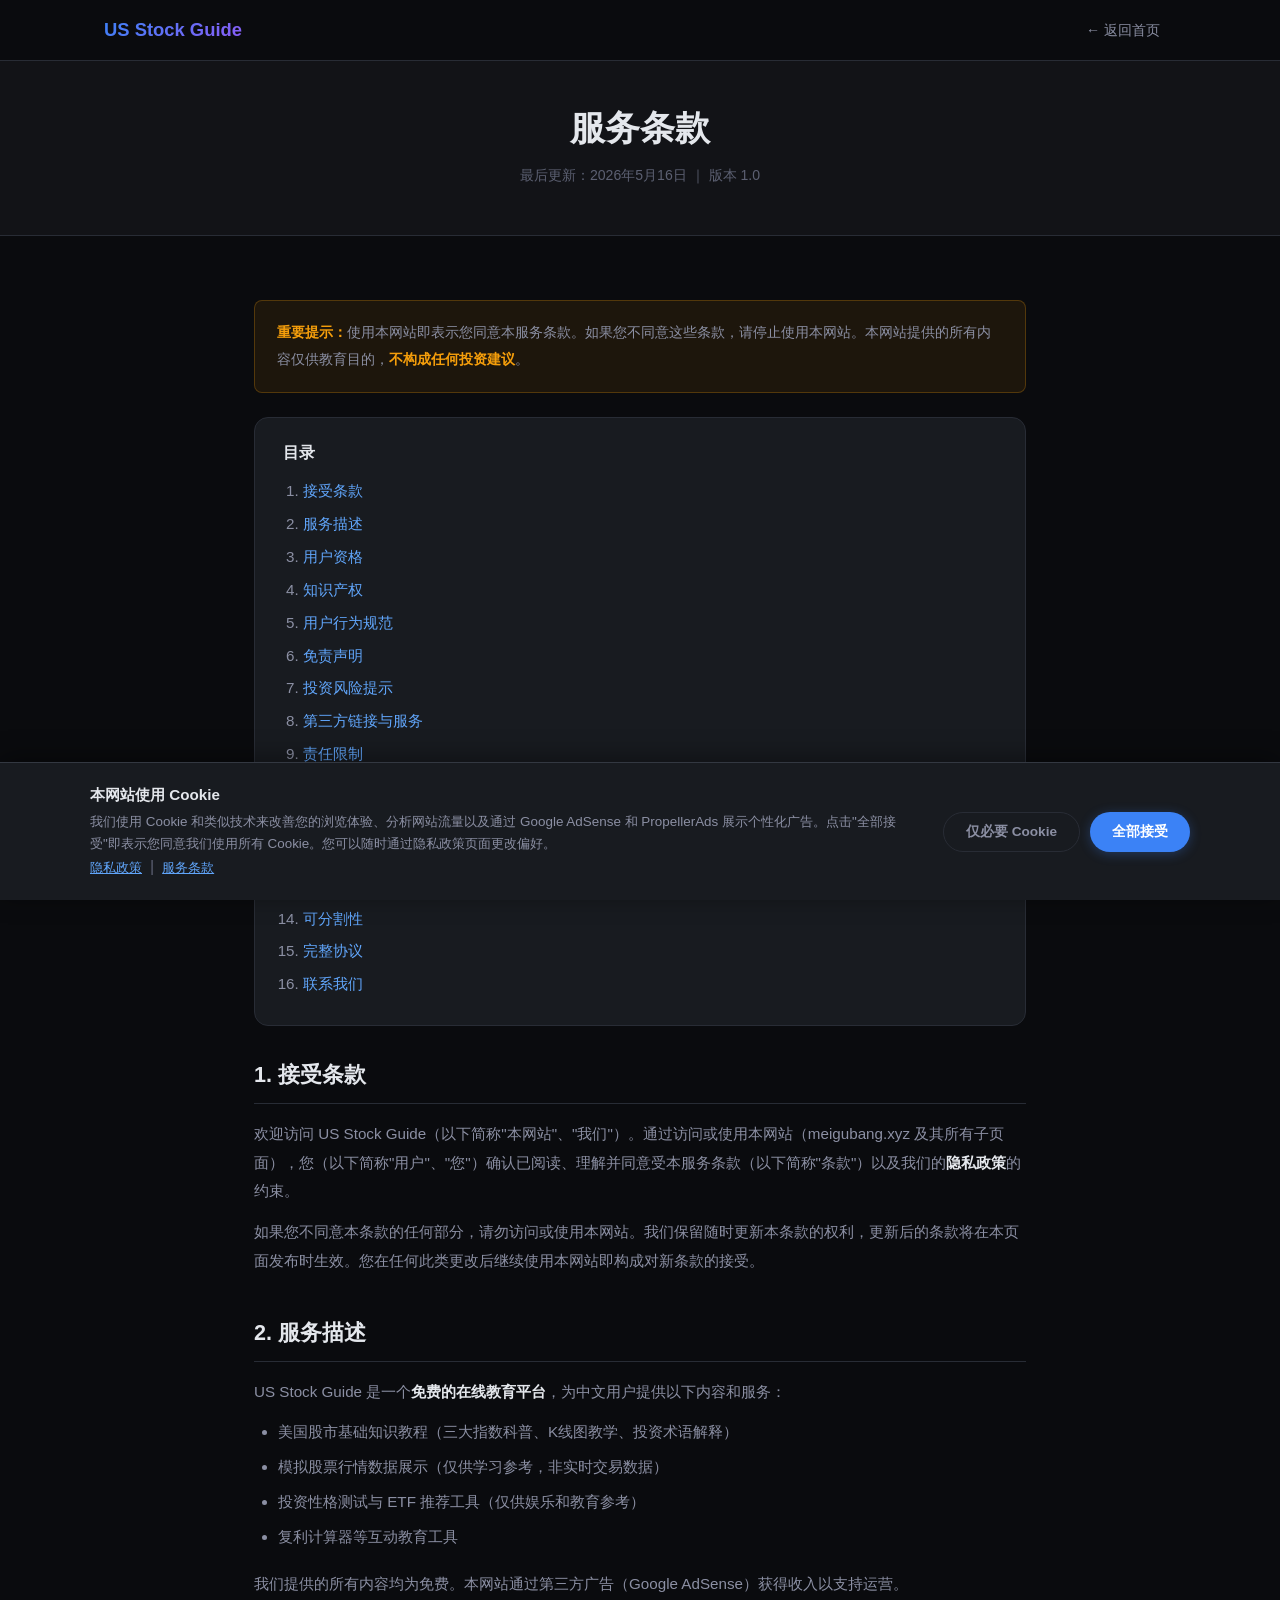
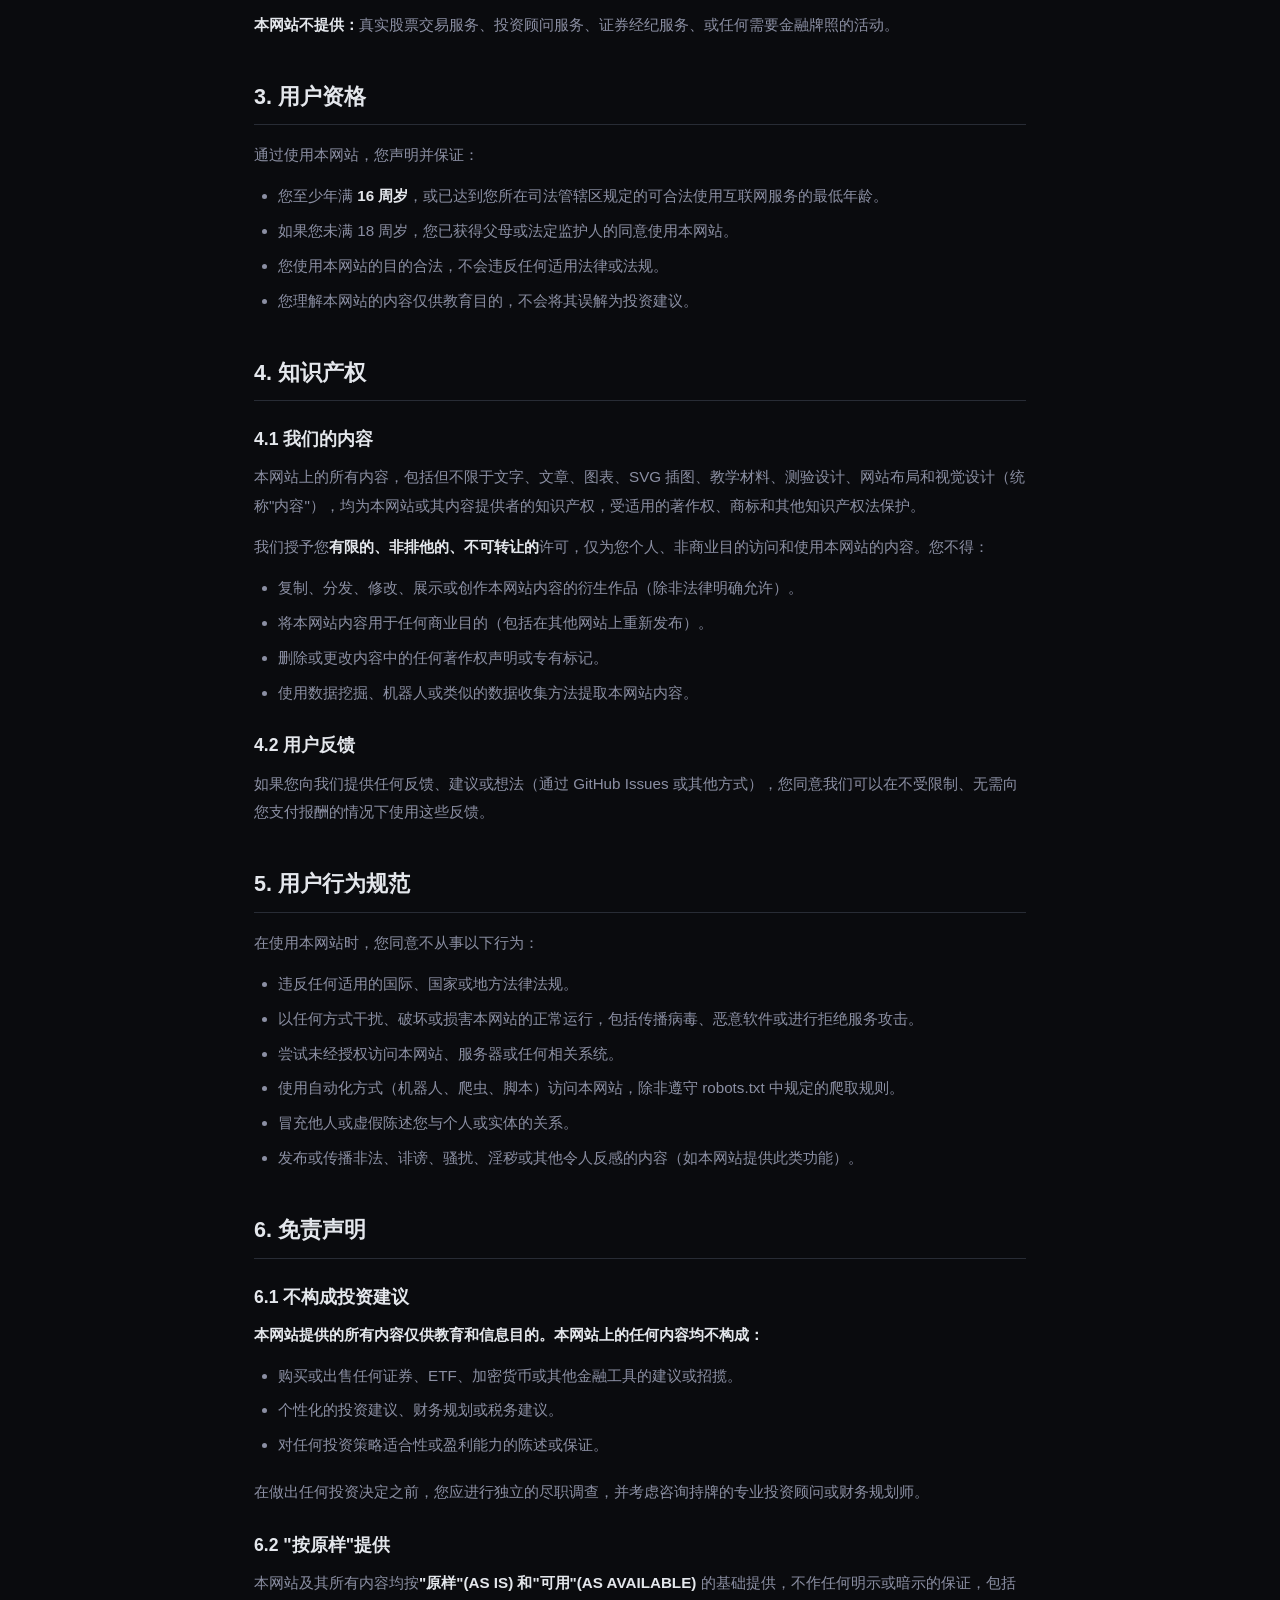
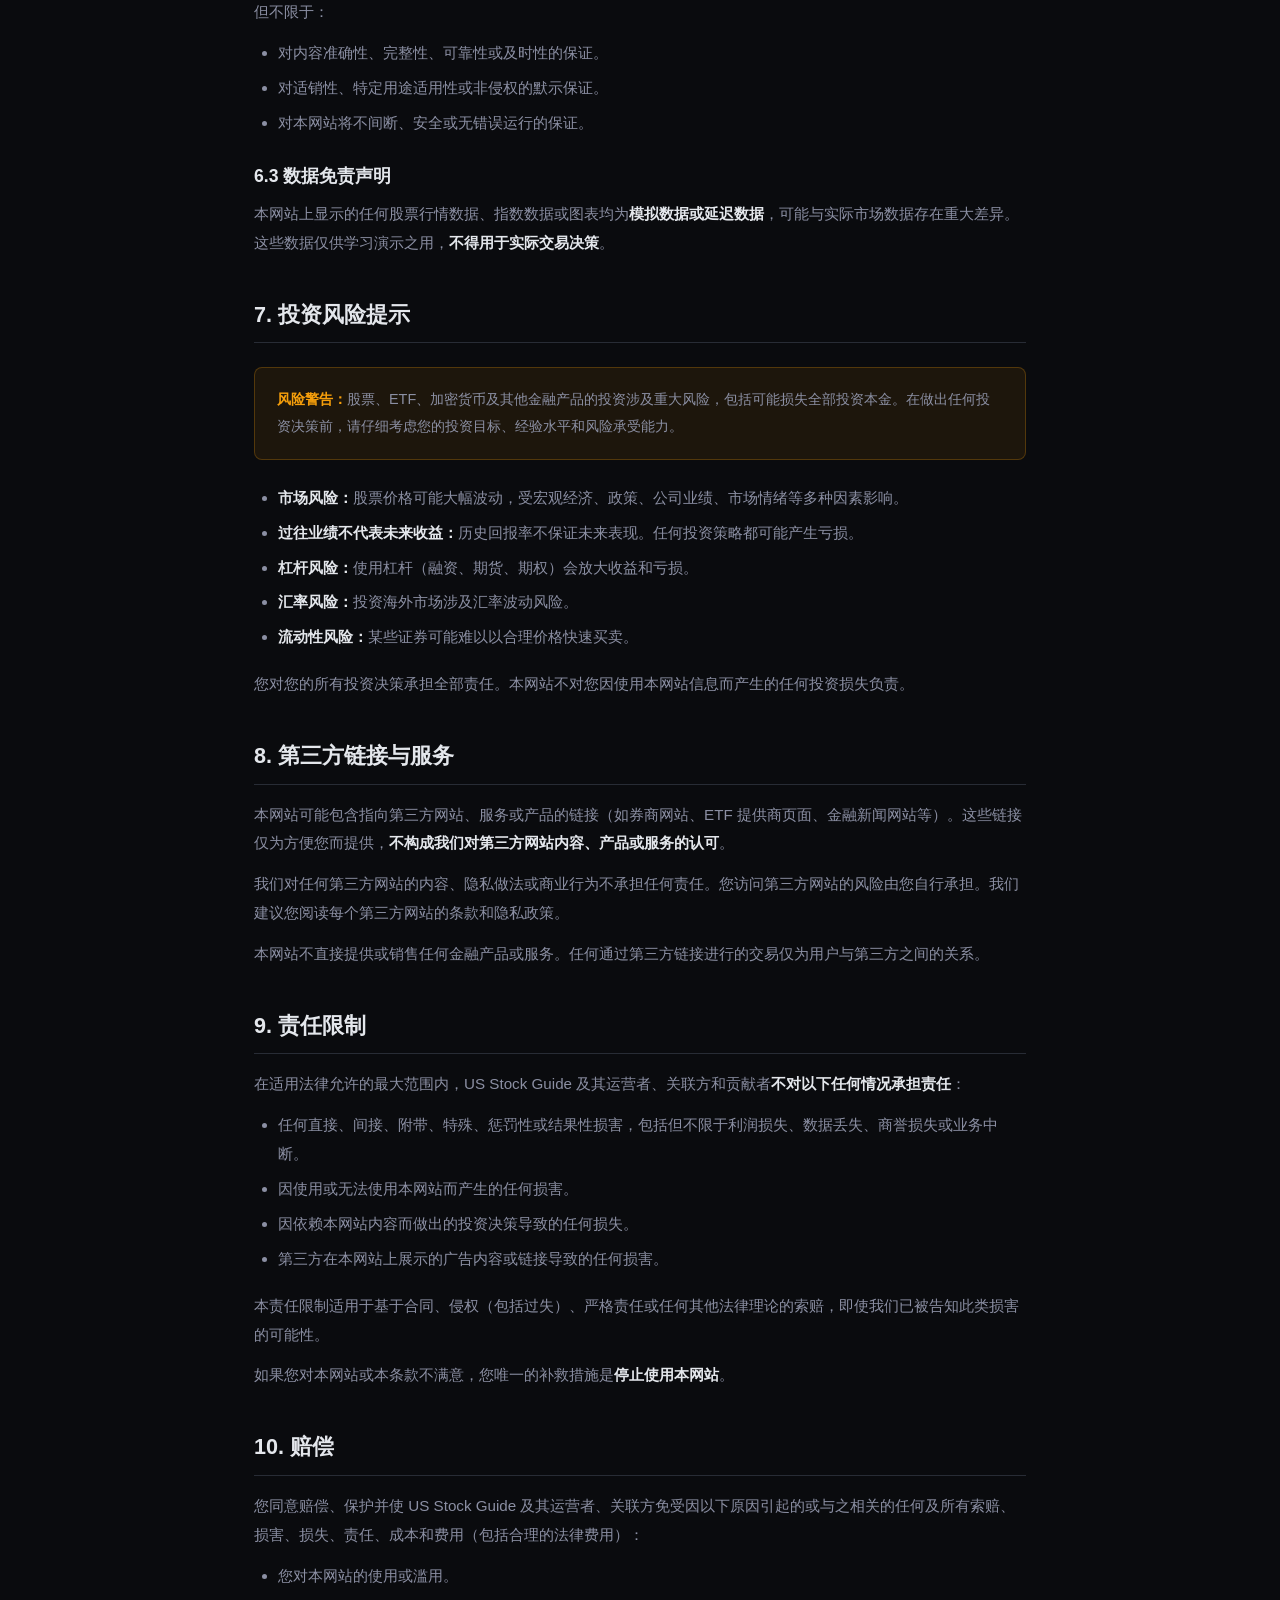
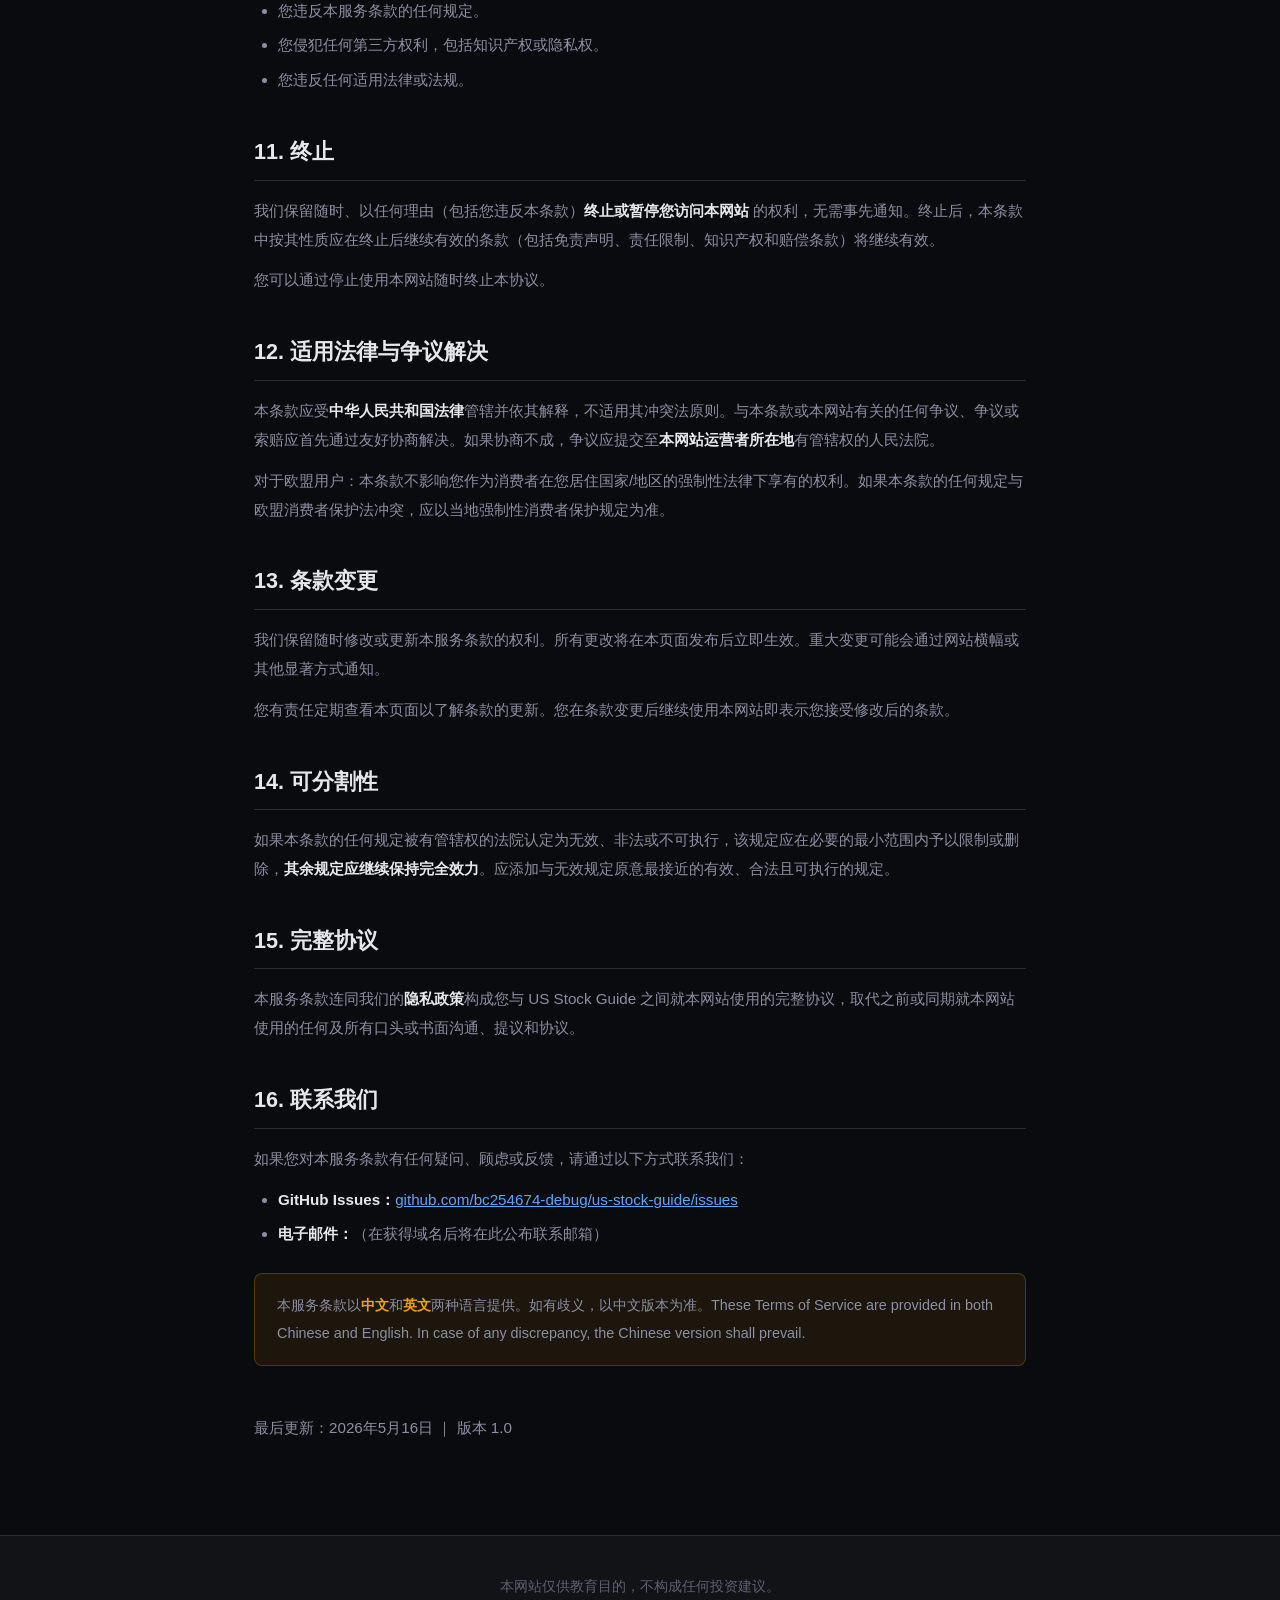
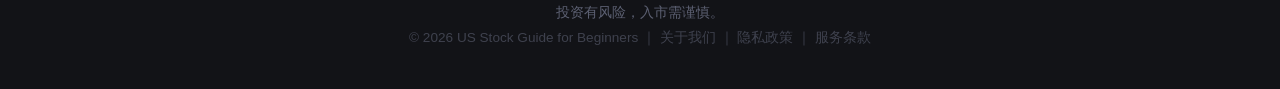
<file: terms.html>
<!DOCTYPE html>
<html lang="zh-CN">
<head>
  <meta charset="UTF-8">
  <meta name="viewport" content="width=device-width, initial-scale=1.0">
  <title>服务条款 — US Stock Guide</title>
  <meta name="description" content="US Stock Guide 服务条款 — 使用本网站即表示您同意以下条款和条件。">
  <link rel="stylesheet" href="styles.css">
  <style>
    .legal-page{background:var(--bg);min-height:100vh}
    .legal-hero{text-align:center;padding:100px 24px 48px;background:var(--bg-surface);border-bottom:1px solid var(--border)}
    .legal-hero h1{font-size:2.2rem;font-weight:800;color:var(--text)}
    .legal-hero .legal-date{color:var(--text-muted);font-size:0.88rem;margin-top:8px}
    .legal-body{max-width:820px;margin:0 auto;padding:40px 24px 80px}
    .legal-body h2{font-size:1.35rem;font-weight:700;color:var(--text);margin:40px 0 16px;padding-bottom:10px;border-bottom:1px solid var(--border)}
    .legal-body h2:first-of-type{margin-top:0}
    .legal-body h3{font-size:1.1rem;font-weight:600;color:var(--text);margin:24px 0 10px}
    .legal-body p,.legal-body li{font-size:0.95rem;color:var(--text-secondary);line-height:1.9;margin-bottom:12px}
    .legal-body ul,.legal-body ol{padding-left:24px;margin-bottom:18px}
    .legal-body li{margin-bottom:6px}
    .legal-body a{color:var(--accent-hover);text-decoration:underline}
    .legal-body strong{color:var(--text)}
    .legal-callout{background:rgba(245,158,11,0.08);border:1px solid rgba(245,158,11,0.25);border-radius:var(--radius-sm);padding:18px 22px;margin:24px 0}
    .legal-callout p{font-size:0.9rem;color:var(--text-secondary);margin:0}
    .legal-callout strong{color:var(--yellow)}
    .legal-toc{background:var(--bg-card);border:1px solid var(--border);border-radius:var(--radius);padding:22px 28px;margin-bottom:32px}
    .legal-toc h3{font-size:1rem;margin:0 0 12px;color:var(--text)}
    .legal-toc ol{font-size:0.9rem;color:var(--text-secondary);padding-left:20px;margin:0}
    .legal-toc li{margin-bottom:4px}
    .legal-toc a{color:var(--accent-hover);text-decoration:none}
  </style>
  <!-- PropellerAds Native Banner -->
  <script async="async" data-cfasync="false" src="https://pl29511778.effectivecpmnetwork.com/4834d9760d1434a067c4bfadfdc6c3fa/invoke.js"></script>
</head>
<body class="legal-page">
  <nav class="navbar" id="navbar">
    <div class="nav-container">
      <a href="home.html" class="nav-logo">US Stock Guide</a>
      <ul class="nav-links">
        <li><a href="home.html">← 返回首页</a></li>
      </ul>
    </div>
  </nav>

  <div class="legal-hero">
    <h1>服务条款</h1>
    <p class="legal-date">最后更新：2026年5月16日 ｜ 版本 1.0</p>
  </div>

  <div class="legal-body">

    <div class="legal-callout">
      <p><strong>重要提示：</strong>使用本网站即表示您同意本服务条款。如果您不同意这些条款，请停止使用本网站。本网站提供的所有内容仅供教育目的，<strong>不构成任何投资建议</strong>。</p>
    </div>

    <div class="legal-toc">
      <h3>目录</h3>
      <ol>
        <li><a href="#s1">接受条款</a></li>
        <li><a href="#s2">服务描述</a></li>
        <li><a href="#s3">用户资格</a></li>
        <li><a href="#s4">知识产权</a></li>
        <li><a href="#s5">用户行为规范</a></li>
        <li><a href="#s6">免责声明</a></li>
        <li><a href="#s7">投资风险提示</a></li>
        <li><a href="#s8">第三方链接与服务</a></li>
        <li><a href="#s9">责任限制</a></li>
        <li><a href="#s10">赔偿</a></li>
        <li><a href="#s11">终止</a></li>
        <li><a href="#s12">适用法律与争议解决</a></li>
        <li><a href="#s13">条款变更</a></li>
        <li><a href="#s14">可分割性</a></li>
        <li><a href="#s15">完整协议</a></li>
        <li><a href="#s16">联系我们</a></li>
      </ol>
    </div>

    <!-- PropellerAds Native Banner Ad -->
    <div id="container-4834d9760d1434a067c4bfadfdc6c3fa" style="max-width:100%;margin:24px auto;"></div>

    <h2 id="s1">1. 接受条款</h2>
    <p>欢迎访问 US Stock Guide（以下简称"本网站"、"我们"）。通过访问或使用本网站（meigubang.xyz 及其所有子页面），您（以下简称"用户"、"您"）确认已阅读、理解并同意受本服务条款（以下简称"条款"）以及我们的<strong>隐私政策</strong>的约束。</p>
    <p>如果您不同意本条款的任何部分，请勿访问或使用本网站。我们保留随时更新本条款的权利，更新后的条款将在本页面发布时生效。您在任何此类更改后继续使用本网站即构成对新条款的接受。</p>

    <h2 id="s2">2. 服务描述</h2>
    <p>US Stock Guide 是一个<strong>免费的在线教育平台</strong>，为中文用户提供以下内容和服务：</p>
    <ul>
      <li>美国股市基础知识教程（三大指数科普、K线图教学、投资术语解释）</li>
      <li>模拟股票行情数据展示（仅供学习参考，非实时交易数据）</li>
      <li>投资性格测试与 ETF 推荐工具（仅供娱乐和教育参考）</li>
      <li>复利计算器等互动教育工具</li>
    </ul>
    <p>我们提供的所有内容均为免费。本网站通过第三方广告（Google AdSense）获得收入以支持运营。</p>
    <p><strong>本网站不提供：</strong>真实股票交易服务、投资顾问服务、证券经纪服务、或任何需要金融牌照的活动。</p>

    <h2 id="s3">3. 用户资格</h2>
    <p>通过使用本网站，您声明并保证：</p>
    <ul>
      <li>您至少年满 <strong>16 周岁</strong>，或已达到您所在司法管辖区规定的可合法使用互联网服务的最低年龄。</li>
      <li>如果您未满 18 周岁，您已获得父母或法定监护人的同意使用本网站。</li>
      <li>您使用本网站的目的合法，不会违反任何适用法律或法规。</li>
      <li>您理解本网站的内容仅供教育目的，不会将其误解为投资建议。</li>
    </ul>

    <h2 id="s4">4. 知识产权</h2>
    <h3>4.1 我们的内容</h3>
    <p>本网站上的所有内容，包括但不限于文字、文章、图表、SVG 插图、教学材料、测验设计、网站布局和视觉设计（统称"内容"），均为本网站或其内容提供者的知识产权，受适用的著作权、商标和其他知识产权法保护。</p>
    <p>我们授予您<strong>有限的、非排他的、不可转让的</strong>许可，仅为您个人、非商业目的访问和使用本网站的内容。您不得：</p>
    <ul>
      <li>复制、分发、修改、展示或创作本网站内容的衍生作品（除非法律明确允许）。</li>
      <li>将本网站内容用于任何商业目的（包括在其他网站上重新发布）。</li>
      <li>删除或更改内容中的任何著作权声明或专有标记。</li>
      <li>使用数据挖掘、机器人或类似的数据收集方法提取本网站内容。</li>
    </ul>

    <h3>4.2 用户反馈</h3>
    <p>如果您向我们提供任何反馈、建议或想法（通过 GitHub Issues 或其他方式），您同意我们可以在不受限制、无需向您支付报酬的情况下使用这些反馈。</p>

    <h2 id="s5">5. 用户行为规范</h2>
    <p>在使用本网站时，您同意不从事以下行为：</p>
    <ul>
      <li>违反任何适用的国际、国家或地方法律法规。</li>
      <li>以任何方式干扰、破坏或损害本网站的正常运行，包括传播病毒、恶意软件或进行拒绝服务攻击。</li>
      <li>尝试未经授权访问本网站、服务器或任何相关系统。</li>
      <li>使用自动化方式（机器人、爬虫、脚本）访问本网站，除非遵守 robots.txt 中规定的爬取规则。</li>
      <li>冒充他人或虚假陈述您与个人或实体的关系。</li>
      <li>发布或传播非法、诽谤、骚扰、淫秽或其他令人反感的内容（如本网站提供此类功能）。</li>
    </ul>

    <h2 id="s6">6. 免责声明</h2>

    <h3>6.1 不构成投资建议</h3>
    <p><strong>本网站提供的所有内容仅供教育和信息目的。本网站上的任何内容均不构成：</strong></p>
    <ul>
      <li>购买或出售任何证券、ETF、加密货币或其他金融工具的建议或招揽。</li>
      <li>个性化的投资建议、财务规划或税务建议。</li>
      <li>对任何投资策略适合性或盈利能力的陈述或保证。</li>
    </ul>
    <p>在做出任何投资决定之前，您应进行独立的尽职调查，并考虑咨询持牌的专业投资顾问或财务规划师。</p>

    <h3>6.2 "按原样"提供</h3>
    <p>本网站及其所有内容均按<strong>"原样"(AS IS) 和"可用"(AS AVAILABLE)</strong> 的基础提供，不作任何明示或暗示的保证，包括但不限于：</p>
    <ul>
      <li>对内容准确性、完整性、可靠性或及时性的保证。</li>
      <li>对适销性、特定用途适用性或非侵权的默示保证。</li>
      <li>对本网站将不间断、安全或无错误运行的保证。</li>
    </ul>

    <h3>6.3 数据免责声明</h3>
    <p>本网站上显示的任何股票行情数据、指数数据或图表均为<strong>模拟数据或延迟数据</strong>，可能与实际市场数据存在重大差异。这些数据仅供学习演示之用，<strong>不得用于实际交易决策</strong>。</p>

    <h2 id="s7">7. 投资风险提示</h2>
    <div class="legal-callout">
      <p><strong>风险警告：</strong>股票、ETF、加密货币及其他金融产品的投资涉及重大风险，包括可能损失全部投资本金。在做出任何投资决策前，请仔细考虑您的投资目标、经验水平和风险承受能力。</p>
    </div>
    <ul>
      <li><strong>市场风险：</strong>股票价格可能大幅波动，受宏观经济、政策、公司业绩、市场情绪等多种因素影响。</li>
      <li><strong>过往业绩不代表未来收益：</strong>历史回报率不保证未来表现。任何投资策略都可能产生亏损。</li>
      <li><strong>杠杆风险：</strong>使用杠杆（融资、期货、期权）会放大收益和亏损。</li>
      <li><strong>汇率风险：</strong>投资海外市场涉及汇率波动风险。</li>
      <li><strong>流动性风险：</strong>某些证券可能难以以合理价格快速买卖。</li>
    </ul>
    <p>您对您的所有投资决策承担全部责任。本网站不对您因使用本网站信息而产生的任何投资损失负责。</p>

    <h2 id="s8">8. 第三方链接与服务</h2>
    <p>本网站可能包含指向第三方网站、服务或产品的链接（如券商网站、ETF 提供商页面、金融新闻网站等）。这些链接仅为方便您而提供，<strong>不构成我们对第三方网站内容、产品或服务的认可</strong>。</p>
    <p>我们对任何第三方网站的内容、隐私做法或商业行为不承担任何责任。您访问第三方网站的风险由您自行承担。我们建议您阅读每个第三方网站的条款和隐私政策。</p>
    <p>本网站不直接提供或销售任何金融产品或服务。任何通过第三方链接进行的交易仅为用户与第三方之间的关系。</p>

    <h2 id="s9">9. 责任限制</h2>
    <p>在适用法律允许的最大范围内，US Stock Guide 及其运营者、关联方和贡献者<strong>不对以下任何情况承担责任</strong>：</p>
    <ul>
      <li>任何直接、间接、附带、特殊、惩罚性或结果性损害，包括但不限于利润损失、数据丢失、商誉损失或业务中断。</li>
      <li>因使用或无法使用本网站而产生的任何损害。</li>
      <li>因依赖本网站内容而做出的投资决策导致的任何损失。</li>
      <li>第三方在本网站上展示的广告内容或链接导致的任何损害。</li>
    </ul>
    <p>本责任限制适用于基于合同、侵权（包括过失）、严格责任或任何其他法律理论的索赔，即使我们已被告知此类损害的可能性。</p>
    <p>如果您对本网站或本条款不满意，您唯一的补救措施是<strong>停止使用本网站</strong>。</p>

    <h2 id="s10">10. 赔偿</h2>
    <p>您同意赔偿、保护并使 US Stock Guide 及其运营者、关联方免受因以下原因引起的或与之相关的任何及所有索赔、损害、损失、责任、成本和费用（包括合理的法律费用）：</p>
    <ul>
      <li>您对本网站的使用或滥用。</li>
      <li>您违反本服务条款的任何规定。</li>
      <li>您侵犯任何第三方权利，包括知识产权或隐私权。</li>
      <li>您违反任何适用法律或法规。</li>
    </ul>

    <h2 id="s11">11. 终止</h2>
    <p>我们保留随时、以任何理由（包括您违反本条款）<strong>终止或暂停您访问本网站</strong> 的权利，无需事先通知。终止后，本条款中按其性质应在终止后继续有效的条款（包括免责声明、责任限制、知识产权和赔偿条款）将继续有效。</p>
    <p>您可以通过停止使用本网站随时终止本协议。</p>

    <h2 id="s12">12. 适用法律与争议解决</h2>
    <p>本条款应受<strong>中华人民共和国法律</strong>管辖并依其解释，不适用其冲突法原则。与本条款或本网站有关的任何争议、争议或索赔应首先通过友好协商解决。如果协商不成，争议应提交至<strong>本网站运营者所在地</strong>有管辖权的人民法院。</p>
    <p>对于欧盟用户：本条款不影响您作为消费者在您居住国家/地区的强制性法律下享有的权利。如果本条款的任何规定与欧盟消费者保护法冲突，应以当地强制性消费者保护规定为准。</p>

    <h2 id="s13">13. 条款变更</h2>
    <p>我们保留随时修改或更新本服务条款的权利。所有更改将在本页面发布后立即生效。重大变更可能会通过网站横幅或其他显著方式通知。</p>
    <p>您有责任定期查看本页面以了解条款的更新。您在条款变更后继续使用本网站即表示您接受修改后的条款。</p>

    <h2 id="s14">14. 可分割性</h2>
    <p>如果本条款的任何规定被有管辖权的法院认定为无效、非法或不可执行，该规定应在必要的最小范围内予以限制或删除，<strong>其余规定应继续保持完全效力</strong>。应添加与无效规定原意最接近的有效、合法且可执行的规定。</p>

    <h2 id="s15">15. 完整协议</h2>
    <p>本服务条款连同我们的<strong>隐私政策</strong>构成您与 US Stock Guide 之间就本网站使用的完整协议，取代之前或同期就本网站使用的任何及所有口头或书面沟通、提议和协议。</p>

    <h2 id="s16">16. 联系我们</h2>
    <p>如果您对本服务条款有任何疑问、顾虑或反馈，请通过以下方式联系我们：</p>
    <ul>
      <li><strong>GitHub Issues：</strong><a href="https://github.com/bc254674-debug/us-stock-guide/issues" target="_blank" rel="noopener">github.com/bc254674-debug/us-stock-guide/issues</a></li>
      <li><strong>电子邮件：</strong>（在获得域名后将在此公布联系邮箱）</li>
    </ul>

    <div class="legal-callout">
      <p>本服务条款以<strong>中文</strong>和<strong>英文</strong>两种语言提供。如有歧义，以中文版本为准。These Terms of Service are provided in both Chinese and English. In case of any discrepancy, the Chinese version shall prevail.</p>
    </div>

    <p class="legal-date" style="margin-top:48px;">最后更新：2026年5月16日 ｜ 版本 1.0</p>

  </div>

  <footer class="footer">
    <div class="container">
      <p>本网站仅供教育目的，不构成任何投资建议。</p>
      <p>投资有风险，入市需谨慎。</p>
      <p class="footer-copy">&copy; 2026 US Stock Guide for Beginners ｜ <a href="about.html" style="color:var(--text-muted)">关于我们</a> ｜ <a href="privacy.html" style="color:var(--text-muted)">隐私政策</a> ｜ <a href="terms.html" style="color:var(--text-muted)">服务条款</a></p>
    </div>
  </footer>
  <script src="cookie-banner.js"></script>
</body>
</html>
</file>
<file: styles.css>
/* ================================================================
   US Stock Guide — 统一暗色高级主题
   ================================================================ */

/* ---- 变量 ---- */
:root {
  --bg: #0a0b0e;
  --bg-surface: #121317;
  --bg-card: #181b20;
  --bg-card-hover: #1e2128;
  --bg-elevated: #1e2128;
  --border: #282c35;
  --border-light: #333841;
  --text: #e4e7ec;
  --text-secondary: #8b8fa3;
  --text-muted: #5c6072;
  --accent: #3b82f6;
  --accent-hover: #60a5fa;
  --accent-dim: rgba(59,130,246,0.12);
  --green: #10b981;
  --green-bg: rgba(16,185,129,0.1);
  --red: #ef4444;
  --red-bg: rgba(239,68,68,0.1);
  --yellow: #f59e0b;
  --purple: #8b5cf6;
  --nasdaq: #10b981;
  --sp500: #3b82f6;
  --dow: #8b5cf6;
  --shadow: 0 1px 3px rgba(0,0,0,0.3);
  --shadow-md: 0 4px 16px rgba(0,0,0,0.4);
  --shadow-lg: 0 8px 32px rgba(0,0,0,0.5);
  --radius: 14px;
  --radius-sm: 8px;
  --radius-xs: 6px;
  --transition: 0.25s cubic-bezier(0.4,0,0.2,1);
}

/* 滚动入场动画 */
.anim-in{opacity:0;transform:scale(0.85);transition:opacity 0.6s cubic-bezier(0.22,0.61,0.36,1),transform 0.6s cubic-bezier(0.22,0.61,0.36,1)}
.anim-in.revealed{opacity:1;transform:scale(1)}

/* 导航高亮 */
.nav-links a.nav-active{color:var(--accent-hover);background:var(--accent-dim)}

/* ---- Reset ---- */
*,*::before,*::after{box-sizing:border-box;margin:0;padding:0}
html{scroll-behavior:smooth}
body{
  font-family:-apple-system,BlinkMacSystemFont,"SF Pro Display","Segoe UI","Noto Sans SC",sans-serif;
  background:var(--bg);color:var(--text);line-height:1.6;font-size:16px;
  -webkit-font-smoothing:antialiased
}
a{color:var(--accent);text-decoration:none;transition:color var(--transition)}
a:hover{color:var(--accent-hover)}
img{max-width:100%}
::selection{background:var(--accent-dim);color:var(--text)}

.container{max-width:1120px;margin:0 auto;padding:0 24px}

/* ================================================================
   导航栏
   ================================================================ */
.navbar{
  position:fixed;top:0;left:0;right:0;z-index:1000;
  background:rgba(10,11,14,0.85);backdrop-filter:blur(16px) saturate(1.8);
  border-bottom:1px solid var(--border);
  transition:background var(--transition)
}
.nav-container{
  max-width:1120px;margin:0 auto;padding:0 24px;
  display:flex;align-items:center;justify-content:space-between;height:60px
}
.nav-logo{
  font-weight:700;font-size:1.15rem;background:linear-gradient(135deg,var(--accent),var(--purple));
  -webkit-background-clip:text;-webkit-text-fill-color:transparent;background-clip:text
}
.nav-links{display:flex;list-style:none;gap:4px}
.nav-links a{
  text-decoration:none;color:var(--text-secondary);font-size:0.88rem;
  padding:8px 16px;border-radius:20px;transition:all var(--transition);
  font-weight:500
}
.nav-links a:hover{color:var(--text);background:var(--accent-dim)}
.nav-toggle{display:none;background:none;border:none;font-size:1.5rem;cursor:pointer;color:var(--text)}

/* ================================================================
   首页英雄区
   ================================================================ */
.hero{
  min-height:100vh;display:flex;flex-direction:column;align-items:center;
  justify-content:center;text-align:center;padding:120px 24px 80px;
  position:relative;overflow:hidden
}
.hero::before{
  content:"";position:absolute;inset:0;
  background:
    radial-gradient(ellipse 600px 400px at 20% 30%, rgba(59,130,246,0.08) 0%, transparent 60%),
    radial-gradient(ellipse 500px 500px at 80% 70%, rgba(139,92,246,0.06) 0%, transparent 60%),
    radial-gradient(ellipse 300px 300px at 50% 50%, rgba(16,185,129,0.04) 0%, transparent 60%);
  pointer-events:none
}
.hero-content{position:relative;z-index:1}
.hero-badge{
  display:inline-block;background:var(--accent-dim);color:var(--accent-hover);
  padding:6px 16px;border-radius:20px;font-size:0.8rem;font-weight:600;
  margin-bottom:20px;border:1px solid rgba(59,130,246,0.2)
}
.hero-title{
  font-size:clamp(2.4rem,5.5vw,3.8rem);font-weight:800;letter-spacing:-0.03em;
  background:linear-gradient(135deg,var(--text) 40%,var(--accent-hover) 70%,var(--purple) 100%);
  -webkit-background-clip:text;-webkit-text-fill-color:transparent;background-clip:text;
  margin-bottom:16px;line-height:1.15
}
.hero-subtitle{
  font-size:clamp(1rem,2vw,1.25rem);color:var(--text-secondary);
  margin-bottom:10px;font-weight:400
}
.hero-desc{
  font-size:0.95rem;color:var(--text-muted);max-width:520px;
  margin:0 auto 36px;line-height:1.7
}
.hero-btn{
  display:inline-flex;align-items:center;gap:8px;
  background:var(--accent);color:#fff;text-decoration:none;
  padding:14px 36px;border-radius:30px;font-weight:600;font-size:1rem;
  transition:all var(--transition);box-shadow:0 4px 20px rgba(59,130,246,0.3)
}
.hero-btn:hover{background:var(--accent-hover);transform:translateY(-2px);box-shadow:0 6px 28px rgba(59,130,246,0.4);color:#fff}

/* ---- 实时牌价卡片 ---- */
.hero-tickers{
  display:grid;grid-template-columns:repeat(3,1fr);gap:20px;
  margin-top:52px;width:100%;max-width:920px;position:relative;z-index:1
}
.ticker-card{
  display:block;background:var(--bg-card);border-radius:var(--radius);
  padding:24px 22px;border:1px solid var(--border);
  transition:all var(--transition);text-decoration:none;color:inherit;
  position:relative;overflow:hidden
}
.ticker-card::before{
  content:"";position:absolute;top:0;left:0;right:0;height:2px
}
.ticker-card[data-index="nasdaq"]::before{background:linear-gradient(90deg,var(--nasdaq),rgba(16,185,129,0.3))}
.ticker-card[data-index="sp500"]::before{background:linear-gradient(90deg,var(--sp500),rgba(59,130,246,0.3))}
.ticker-card[data-index="dowjones"]::before{background:linear-gradient(90deg,var(--dow),rgba(139,92,246,0.3))}
.ticker-card:hover{
  transform:translateY(-6px);border-color:var(--border-light);
  background:var(--bg-card-hover);box-shadow:var(--shadow-lg)
}
.ticker-name{font-size:0.82rem;color:var(--text-muted);margin-bottom:10px;letter-spacing:0.3px;text-transform:uppercase;font-weight:600}
.ticker-value{font-size:2rem;font-weight:800;color:var(--text);margin-bottom:6px;letter-spacing:-1px}
.ticker-change{font-size:0.95rem;font-weight:600}
.ticker-change.up{color:var(--green)}
.ticker-change.down{color:var(--red)}

/* ---- 迷你走势图 ---- */
.ticker-sparkline{
  height:36px;margin-top:10px;display:flex;align-items:flex-end;gap:2px;opacity:0
}
.ticker-card:hover .ticker-sparkline{opacity:1;transition:opacity 0.3s ease}
.spark-bar{
  flex:1;border-radius:2px 2px 0 0;min-width:3px;
  transition:height 0.6s cubic-bezier(0.22,0.61,0.36,1)
}
.spark-bar.nasdaq{background:var(--green);opacity:0.7}
.spark-bar.sp500{background:var(--accent);opacity:0.7}
.spark-bar.dow{background:var(--purple);opacity:0.7}

/* ---- 行情卡片涨跌脉冲 ---- */
.ticker-card.pulse-up{animation:pulseUp 0.6s ease}
.ticker-card.pulse-down{animation:pulseDown 0.6s ease}
@keyframes pulseUp{0%{box-shadow:0 0 0 0 rgba(16,185,129,0.5)}70%{box-shadow:0 0 20px 8px rgba(16,185,129,0)}100%{box-shadow:0 0 0 0 rgba(16,185,129,0)}}
@keyframes pulseDown{0%{box-shadow:0 0 0 0 rgba(239,68,68,0.5)}70%{box-shadow:0 0 20px 8px rgba(239,68,68,0)}100%{box-shadow:0 0 0 0 rgba(239,68,68,0)}}

/* ---- 市场状态徽章 ---- */
.market-status{
  display:inline-flex;align-items:center;gap:6px;
  font-size:0.78rem;font-weight:600;padding:5px 14px;
  border-radius:16px;margin-bottom:14px
}
.market-status.open{background:rgba(16,185,129,0.12);color:var(--green);border:1px solid rgba(16,185,129,0.25)}
.market-status.closed{background:rgba(239,68,68,0.08);color:var(--red);border:1px solid rgba(239,68,68,0.2)}
.market-status .status-dot{width:8px;height:8px;border-radius:50%}
.market-status.open .status-dot{background:var(--green);animation:pulse 2s infinite}
.market-status.closed .status-dot{background:var(--red)}

/* ---- 投资性格测试 ---- */
.personality-quiz{
  max-width:700px;margin:0 auto;padding:28px;
  background:var(--bg-card);border:1px solid var(--border);
  border-radius:var(--radius)
}
.pq-question{margin-bottom:20px}
.pq-question:last-child{margin-bottom:0}
.pq-label{display:block;font-size:0.95rem;font-weight:600;color:var(--text);margin-bottom:10px}
.pq-opts{display:flex;gap:10px;flex-wrap:wrap}
.pq-opt{
  flex:1;min-width:100px;padding:12px 16px;text-align:center;
  border:1px solid var(--border);border-radius:var(--radius-sm);
  background:var(--bg-surface);color:var(--text-secondary);cursor:pointer;
  font-size:0.85rem;transition:all 0.25s ease;user-select:none
}
.pq-opt:hover{border-color:var(--border-light);color:var(--text);background:var(--bg-card)}
.pq-opt.selected{background:var(--accent);color:#fff;border-color:var(--accent);font-weight:600}
.pq-result{
  margin-top:24px;padding:20px 24px;border-radius:var(--radius-sm);
  background:var(--accent-dim);border:1px solid rgba(59,130,246,0.2);
  display:none;text-align:center
}
.pq-result.show{display:block;animation:fadeInUp 0.5s ease}
.pq-result-type{font-size:1.3rem;font-weight:800;color:var(--accent-hover);margin-bottom:4px}
.pq-result-desc{font-size:0.9rem;color:var(--text-secondary);line-height:1.6}
.pq-result-etf{margin-top:10px;font-size:0.9rem;color:var(--text);font-weight:600}
.pq-reset{margin-top:14px;font-size:0.8rem;color:var(--accent);cursor:pointer;background:none;border:none}

/* ---- 你知道吗旋转卡片 ---- */
.fact-rotator{
  position:relative;max-width:650px;margin:24px auto 0;height:120px;
  perspective:1000px
}
.fact-card{
  position:absolute;inset:0;
  background:var(--bg-card);border:1px solid var(--border);border-radius:var(--radius);
  padding:24px 28px;display:flex;align-items:center;gap:16px;
  backface-visibility:hidden;transition:all 0.6s cubic-bezier(0.4,0,0.2,1);
  opacity:0;transform:rotateX(15deg) translateY(10px);pointer-events:none
}
.fact-card.active{opacity:1;transform:rotateX(0) translateY(0);pointer-events:auto}
.fact-card.exit{opacity:0;transform:rotateX(-15deg) translateY(-10px)}
.fact-icon{font-size:2.4rem;flex-shrink:0}
.fact-text{flex:1}
.fact-text h4{font-size:0.95rem;font-weight:700;color:var(--text);margin-bottom:4px}
.fact-text p{font-size:0.85rem;color:var(--text-secondary);line-height:1.5}
.fact-dots{display:flex;justify-content:center;gap:8px;margin-top:12px}
.fact-dot{
  width:8px;height:8px;border-radius:50%;background:var(--border);
  cursor:pointer;transition:all 0.3s ease
}
.fact-dot.active{background:var(--accent);width:24px;border-radius:4px}

/* 实时新闻卡片 */
.news-grid{display:grid;grid-template-columns:repeat(3,1fr);gap:18px;max-width:960px;margin:0 auto}
.news-card{
  background:var(--bg-card);border:1px solid var(--border);border-radius:var(--radius);
  padding:22px;display:flex;flex-direction:column;gap:12px;
  transition:all var(--transition);text-decoration:none;color:inherit;
  position:relative;overflow:hidden
}
.news-card:hover{border-color:var(--border-light);background:var(--bg-card-hover);transform:translateY(-3px);box-shadow:var(--shadow-md)}
.news-card-source{
  display:inline-flex;align-items:center;gap:4px;
  font-size:0.72rem;font-weight:600;color:var(--accent-hover);
  text-transform:uppercase;letter-spacing:0.5px
}
.news-card-source::before{content:"";width:6px;height:6px;border-radius:50%;background:var(--accent);flex-shrink:0}
.news-card-title{
  font-size:0.95rem;font-weight:600;color:var(--text);line-height:1.5;
  display:-webkit-box;-webkit-line-clamp:3;-webkit-box-orient:vertical;overflow:hidden
}
.news-card-desc{
  font-size:0.82rem;color:var(--text-secondary);line-height:1.6;flex:1;
  display:-webkit-box;-webkit-line-clamp:3;-webkit-box-orient:vertical;overflow:hidden
}
.news-card-time{font-size:0.72rem;color:var(--text-muted);margin-top:auto}
.news-card-link{
  display:inline-block;margin-top:auto;font-size:0.8rem;color:var(--accent-hover);
  font-weight:600;transition:color var(--transition)
}
.news-card:hover .news-card-link{color:var(--accent)}
.news-spinner{
  width:40px;height:40px;border:3px solid var(--border);border-top-color:var(--accent);
  border-radius:50%;margin:0 auto;animation:spin 0.8s linear infinite
}
@keyframes spin{to{transform:rotate(360deg)}}
.news-error{text-align:center;padding:24px;color:var(--text-muted)}

@media (max-width:900px){.news-grid{grid-template-columns:repeat(2,1fr)}}
@media (max-width:600px){.news-grid{grid-template-columns:1fr;max-width:420px}}

/* ================================================================
   首页章节通用
   ================================================================ */
.section{padding:88px 0}
.section-alt{background:var(--bg-surface)}
.section-title{
  font-size:2rem;font-weight:700;margin-bottom:14px;text-align:center;
  display:flex;align-items:center;justify-content:center;gap:12px;flex-wrap:wrap;
  letter-spacing:-0.02em
}
.section-intro{text-align:center;color:var(--text-secondary);max-width:650px;margin:0 auto 44px;font-size:1rem;line-height:1.7}

.badge{
  font-size:0.7rem;font-weight:700;padding:4px 12px;border-radius:20px;
  text-transform:uppercase;letter-spacing:0.5px
}
.badge-tech{background:var(--green-bg);color:var(--green)}
.badge-benchmark{background:var(--accent-dim);color:var(--accent)}
.badge-old{background:rgba(139,92,246,0.1);color:var(--purple)}

/* ---- 信息卡片 ---- */
.cards-row{display:grid;grid-template-columns:repeat(3,1fr);gap:24px}
.info-card{
  display:block;background:var(--bg-card);border-radius:var(--radius);padding:32px 26px;
  border:1px solid var(--border);transition:all var(--transition);
  text-decoration:none;color:inherit
}
.info-card:hover{transform:translateY(-4px);border-color:var(--border-light);background:var(--bg-card-hover);box-shadow:var(--shadow-md)}
.info-card .card-icon{font-size:2.2rem;margin-bottom:14px;display:block}
.info-card h3{font-size:1.1rem;margin-bottom:10px;font-weight:600}
.info-card p{font-size:0.92rem;color:var(--text-secondary);margin-bottom:14px;line-height:1.65}
.info-card ul{list-style:none;font-size:0.87rem;color:var(--text-muted)}
.info-card ul li{padding:4px 0}
.info-card ul li::before{content:"•";color:var(--accent);margin-right:10px;font-weight:700}

/* ---- 详情布局 ---- */
.detail-layout{display:grid;grid-template-columns:1fr 280px;gap:48px;align-items:start}
.detail-text h3{font-size:1.1rem;margin:24px 0 10px;color:var(--text);font-weight:600}
.detail-text h3:first-child{margin-top:0}
.detail-text p{color:var(--text-secondary);font-size:0.95rem;margin-bottom:10px;line-height:1.7}
.detail-text strong{color:var(--text)}

.detail-visual{display:flex;flex-direction:column;gap:16px;position:sticky;top:80px}
.stat-box{
  background:var(--bg-card);border-radius:var(--radius);padding:22px;
  text-align:center;border:1px solid var(--border)
}
.stat-number{font-size:1.7rem;font-weight:700;color:var(--accent-hover)}
.stat-label{font-size:0.82rem;color:var(--text-muted);margin-top:4px}

/* ---- 公司列表 ---- */
.company-list{list-style:none;margin-top:10px}
.company-list li{padding:7px 0;font-size:0.92rem;border-bottom:1px solid var(--border);color:var(--text-secondary)}
.company-list li:last-child{border-bottom:none}
.company-icon{margin-right:8px}

.note-box{
  background:var(--accent-dim);border:1px solid rgba(59,130,246,0.2);
  border-radius:var(--radius-sm);padding:14px 18px;margin-top:18px;
  font-size:0.9rem;color:var(--accent-hover)
}

/* ---- 板块分布条 ---- */
.sector-bars{display:flex;flex-direction:column;gap:8px;margin-top:14px}
.sector-bar{
  display:flex;align-items:center;height:30px;border-radius:15px;
  overflow:hidden;background:var(--bg-surface);font-size:0.78rem
}
.sector-name{width:80px;text-align:right;padding-right:12px;color:var(--text-muted);font-weight:500;flex-shrink:0}
.sector-fill{
  background:var(--accent);color:#fff;padding-left:14px;
  display:flex;align-items:center;font-weight:600;height:100%;
  border-radius:0 15px 15px 0;min-width:fit-content;opacity:0.85
}

/* ---- 道指公司标签 ---- */
.dow-companies{display:flex;flex-wrap:wrap;gap:8px;margin-top:14px}
.dow-companies span{
  background:var(--bg-card);border:1px solid var(--border);border-radius:20px;
  padding:4px 14px;font-size:0.8rem;color:var(--text-muted);transition:all var(--transition)
}
.dow-companies span:hover{background:var(--bg-card-hover);color:var(--text);border-color:var(--border-light)}

.note-text{font-size:0.83rem;color:var(--text-muted);margin-top:14px;font-style:italic}

/* ---- 深读框 ---- */
.deep-box{
  background:var(--accent-dim);border:1px solid rgba(59,130,246,0.2);
  border-radius:var(--radius-sm);padding:16px 20px;margin-top:18px
}
.deep-box strong{display:block;margin-bottom:6px;color:var(--accent-hover)}
.deep-box p{color:var(--text-secondary);font-size:0.9rem;line-height:1.65;margin-bottom:0}

/* ---- 优缺点对比 ---- */
.pros-cons{display:grid;grid-template-columns:1fr 1fr;gap:14px;margin-top:18px}
.pros-cons-box{
  border-radius:var(--radius-sm);padding:18px 20px;border:1px solid var(--border)
}
.pros-cons-box h4{font-size:0.95rem;margin-bottom:10px;font-weight:600}
.pros-cons-box ul{list-style:none;font-size:0.87rem;color:var(--text-secondary)}
.pros-cons-box ul li{padding:3px 0}
.pros-cons-box.pros{background:rgba(16,185,129,0.06);border-color:rgba(16,185,129,0.2)}
.pros-cons-box.pros h4{color:var(--green)}
.pros-cons-box.cons{background:rgba(239,68,68,0.06);border-color:rgba(239,68,68,0.2)}
.pros-cons-box.cons h4{color:var(--red)}

/* ---- 适合人群条 ---- */
.suitability-bar{
  display:flex;align-items:center;flex-wrap:wrap;gap:8px;
  margin-top:18px;padding:14px 18px;
  background:var(--bg-surface);border-radius:var(--radius-sm);
  border:1px solid var(--border)
}
.suit-label{font-size:0.85rem;font-weight:600;color:var(--text);margin-right:4px}
.suit-item{
  font-size:0.8rem;padding:4px 12px;border-radius:16px;
  background:var(--bg-card);border:1px solid var(--border);color:var(--text-secondary)
}

/* ---- 时间线 ---- */
.timeline-box{
  display:flex;flex-direction:column;gap:6px;margin-top:14px
}
.tl-item{
  font-size:0.9rem;color:var(--text-secondary);padding:8px 14px;
  background:var(--bg-surface);border-radius:var(--radius-xs);
  border-left:3px solid var(--accent)
}
.tl-year{font-weight:700;color:var(--accent-hover);margin-right:8px}

/* ---- 对比总结框 ---- */
.summary-box{
  margin-top:24px;padding:20px 24px;
  background:var(--bg-card);border:1px solid var(--border-light);
  border-radius:var(--radius)
}
.summary-box h3{font-size:1.05rem;margin-bottom:10px;color:var(--text);font-weight:600}
.summary-box p{color:var(--text-secondary);font-size:0.92rem;line-height:1.7}

/* ---- 关键要点 ---- */
.key-points{display:grid;grid-template-columns:repeat(2,1fr);gap:10px;margin-top:14px}
.key-point{
  background:var(--bg-surface);border:1px solid var(--border);
  border-radius:var(--radius-sm);padding:12px 16px;
  font-size:0.88rem;color:var(--text-secondary);line-height:1.5
}
.key-point strong{color:var(--text)}

/* ---- 互动误区翻卡 ---- */
.myth-buster-grid{
  display:grid;grid-template-columns:repeat(3,1fr);gap:14px;
  max-width:900px;margin:32px auto 0
}
.myth-buster-col{display:flex;flex-direction:column;gap:14px}
.myth-buster-card{
  perspective:800px;height:150px;cursor:pointer
}
.myth-buster-inner{
  position:relative;width:100%;height:100%;
  transition:transform 0.6s cubic-bezier(0.4,0,0.2,1);
  transform-style:preserve-3d
}
.myth-buster-card.flipped .myth-buster-inner{transform:rotateY(180deg)}
.myth-front,.myth-back{
  position:absolute;inset:0;backface-visibility:hidden;
  border-radius:var(--radius-sm);padding:20px 18px;
  display:flex;flex-direction:column;align-items:center;justify-content:center;text-align:center
}
.myth-front{
  background:rgba(239,68,68,0.08);border:1px solid rgba(239,68,68,0.25);
  font-size:0.88rem;color:var(--text-secondary);line-height:1.5
}
.myth-front .myth-icon{font-size:1.5rem;display:block;margin-bottom:6px}
.myth-front .myth-tag{font-size:0.7rem;color:var(--red);margin-top:6px;opacity:0.7}
.myth-back{
  background:rgba(16,185,129,0.08);border:1px solid rgba(16,185,129,0.25);
  transform:rotateY(180deg);font-size:0.85rem;color:var(--text-secondary);line-height:1.5
}
.myth-back .myth-icon{font-size:1.5rem;display:block;margin-bottom:4px}
.myth-back strong{color:var(--green)}

/* ---- 互动风险确认 ---- */
.risk-acknowledge{
  max-width:600px;margin:28px auto 0;
  background:rgba(245,158,11,0.06);border:1px solid rgba(245,158,11,0.2);
  border-radius:var(--radius);overflow:hidden;transition:all 0.35s ease
}
.risk-acknowledge.acknowledged{
  background:rgba(16,185,129,0.05);border-color:rgba(16,185,129,0.2)
}
.risk-ack-header{
  display:flex;align-items:center;justify-content:space-between;gap:16px;
  padding:18px 22px;cursor:pointer;user-select:none
}
.risk-ack-header .risk-icon{font-size:1.5rem;animation:pulse 2s infinite}
@keyframes pulse{0%,100%{opacity:1}50%{opacity:0.5}}
.risk-ack-header strong{color:var(--yellow);font-size:0.95rem}
.risk-ack-body{
  max-height:0;overflow:hidden;transition:max-height 0.4s ease;
  padding:0 22px
}
.risk-acknowledge.expanded .risk-ack-body{max-height:300px;padding:0 22px 18px}
.risk-acknowledge.expanded .risk-icon{animation:none}
.risk-acknowledge .risk-ack-body p{color:var(--text-secondary);font-size:0.88rem;line-height:1.65}
.risk-ack-check{
  display:flex;align-items:center;gap:8px;margin-top:12px;
  font-size:0.85rem;color:var(--text-muted);cursor:pointer
}
.risk-ack-check input{accent-color:var(--green);width:18px;height:18px;cursor:pointer}
.risk-acknowledge.acknowledged .risk-icon{animation:none}
.risk-acknowledge.acknowledged .risk-ack-header strong{color:var(--green)}

/* ---- 投资者类型卡片 ---- */
.investor-cards{display:grid;grid-template-columns:repeat(3,1fr);gap:14px;margin-top:24px}
.investor-card{
  text-align:center;padding:20px 16px;
  border-radius:var(--radius);border:1px solid var(--border);
  background:var(--bg-card);transition:all var(--transition)
}
.investor-card:hover{border-color:var(--border-light);background:var(--bg-card-hover)}
.investor-card .inv-icon{font-size:2rem;display:block;margin-bottom:8px}
.investor-card h4{font-size:0.95rem;font-weight:600;margin-bottom:4px;color:var(--text)}
.investor-card p{font-size:0.82rem;color:var(--text-muted);line-height:1.5}

/* ---- 对比图表容器 ---- */
.compare-visuals{display:grid;grid-template-columns:1fr 1fr;gap:32px;margin-bottom:40px;align-items:start}
.compare-radar{background:var(--bg-card);border:1px solid var(--border);border-radius:var(--radius);height:440px;overflow:hidden}
.compare-bars-section{background:var(--bg-card);border:1px solid var(--border);border-radius:var(--radius);padding:28px 24px}
.compare-bars-title{font-size:1rem;font-weight:700;color:var(--text);margin-bottom:22px;text-align:center}

.compare-bar-group{margin-bottom:24px}
.compare-bar-group:last-child{margin-bottom:0}
.compare-bar-label{font-size:0.85rem;font-weight:600;color:var(--text-secondary);margin-bottom:8px;display:flex;justify-content:space-between}
.compare-bar-row{display:flex;align-items:center;gap:8px;margin-bottom:6px}
.compare-bar-name{font-size:0.78rem;color:var(--text-muted);width:72px;flex-shrink:0;text-align:right}
.compare-bar-track{flex:1;height:18px;background:var(--bg-surface);border-radius:9px;overflow:hidden;position:relative}
.compare-bar-fill{height:100%;border-radius:9px;transition:width 1.2s cubic-bezier(0.22,0.61,0.36,1)}
.compare-bar-fill.nasdaq{background:linear-gradient(90deg,rgba(16,185,129,0.7),var(--green))}
.compare-bar-fill.sp500{background:linear-gradient(90deg,rgba(59,130,246,0.7),var(--accent))}
.compare-bar-fill.dow{background:linear-gradient(90deg,rgba(139,92,246,0.7),var(--purple))}
.compare-bar-value{font-size:0.78rem;font-weight:700;color:var(--text);width:44px;flex-shrink:0;transition:opacity 0.3s ease}
/* 柱状图 hover 高亮/变暗 */
.compare-bar-row.dimmed .compare-bar-fill{opacity:0.15;transition:opacity 0.35s ease}
.compare-bar-row.dimmed .compare-bar-name{opacity:0.3;transition:opacity 0.35s ease}
.compare-bar-row.dimmed .compare-bar-value{opacity:0.25;transition:opacity 0.35s ease}
.compare-bar-row.highlight .compare-bar-fill{opacity:1;filter:brightness(1.25);transition:all 0.35s ease}
.compare-bar-row.highlight .compare-bar-value{font-size:0.85rem;transition:all 0.35s ease}

/* 柱状图动画初始状态 */
.compare-bar-fill{width:0 !important}
.compare-bar-fill.animated{width:var(--bar-w) !important}

/* 对比小贴士 */
.compare-tip{
  margin-top:20px;padding:14px 18px;
  background:var(--accent-dim);border:1px solid rgba(59,130,246,0.15);
  border-radius:var(--radius-sm);text-align:center
}
.compare-tip p{font-size:0.85rem;color:var(--text-secondary);margin:0}
.compare-tip strong{color:var(--accent-hover)}

/* 雷达图下方的图例 */
.compare-legend{display:flex;justify-content:center;gap:28px;margin-top:16px;flex-wrap:wrap}
.compare-legend-item{display:flex;align-items:center;gap:6px;font-size:0.82rem;color:var(--text-secondary)}
.compare-legend-dot{width:12px;height:12px;border-radius:50%;flex-shrink:0}
.compare-legend-dot.n{background:var(--green)}
.compare-legend-dot.s{background:var(--accent)}
.compare-legend-dot.d{background:var(--purple)}

/* 对比数字亮点卡 */
.compare-highlights{display:grid;grid-template-columns:repeat(3,1fr);gap:14px;margin-bottom:40px}
.compare-highlight{
  background:var(--bg-card);border:1px solid var(--border);border-radius:var(--radius);
  padding:22px 18px;text-align:center;transition:all var(--transition);
  position:relative;overflow:hidden
}
.compare-highlight::before{content:"";position:absolute;top:0;left:0;right:0;height:3px}
.compare-highlight.nasdaq-hl::before{background:linear-gradient(90deg,var(--green),rgba(16,185,129,0.3))}
.compare-highlight.sp500-hl::before{background:linear-gradient(90deg,var(--accent),rgba(59,130,246,0.3))}
.compare-highlight.dow-hl::before{background:linear-gradient(90deg,var(--purple),rgba(139,92,246,0.3))}
.compare-highlight:hover{transform:translateY(-4px);border-color:var(--border-light);box-shadow:var(--shadow-md)}
.compare-highlight .hl-icon{font-size:2rem;display:block;margin-bottom:6px}
.compare-highlight .hl-name{font-size:0.9rem;font-weight:600;color:var(--text);margin-bottom:12px}
.compare-highlight .hl-metric{margin-bottom:6px}
.compare-highlight .hl-value{font-size:1.6rem;font-weight:800;letter-spacing:-0.02em}
.compare-highlight .hl-label{font-size:0.75rem;color:var(--text-muted)}
.compare-highlight .hl-sub{font-size:0.78rem;color:var(--text-muted);margin-top:4px}
.compare-highlight .hl-value.green{color:var(--green)}
.compare-highlight .hl-value.blue{color:var(--accent-hover)}
.compare-highlight .hl-value.purple{color:var(--purple)}

/* ---- 对比表格 ---- */
.table-wrapper{
  overflow-x:auto;border-radius:var(--radius);
  border:1px solid var(--border);background:var(--bg-card)
}
.compare-table{width:100%;border-collapse:collapse}
.compare-table thead th{
  background:var(--bg-surface);padding:14px 18px;text-align:left;
  font-weight:600;font-size:0.9rem;border-bottom:1px solid var(--border);
  white-space:nowrap;color:var(--text-secondary)
}
.compare-table td{
  padding:12px 18px;border-bottom:1px solid var(--border);
  font-size:0.9rem;color:var(--text-secondary)
}
.compare-table tbody tr:last-child td{border-bottom:none}
.compare-table tbody tr:hover{background:var(--bg-card-hover)}
.compare-table td:first-child{font-weight:600;color:var(--text);white-space:nowrap}
.col-nasdaq{color:var(--nasdaq)!important}
.col-sp500{color:var(--sp500)!important}
.col-dow{color:var(--dow)!important}

/* ---- 互动步骤器 ---- */
.beginner-stepper{display:flex;justify-content:center;align-items:center;gap:0;margin-bottom:40px;flex-wrap:wrap}
.stepper-node{display:flex;align-items:center;gap:0}
.stepper-dot{
  width:48px;height:48px;border-radius:50%;
  display:flex;align-items:center;justify-content:center;
  font-weight:700;font-size:1.1rem;cursor:pointer;
  background:var(--bg-card);border:2px solid var(--border);
  color:var(--text-muted);transition:all 0.35s ease;
  flex-shrink:0;position:relative;z-index:1
}
.stepper-dot:hover{border-color:var(--border-light);color:var(--text-secondary)}
.stepper-dot.active{background:var(--accent);border-color:var(--accent);color:#fff;box-shadow:0 4px 16px rgba(59,130,246,0.35)}
.stepper-dot.done{background:var(--green);border-color:var(--green);color:#fff}
.stepper-line{width:48px;height:2px;background:var(--border);flex-shrink:0;transition:background 0.35s ease}
.stepper-line.done{background:var(--green)}

/* ---- 互动步骤卡片 ---- */
.interactive-steps{max-width:800px;margin:0 auto 40px;display:flex;flex-direction:column;gap:16px}
.istep{
  background:var(--bg-card);border:1px solid var(--border);border-radius:var(--radius);
  overflow:hidden;transition:all var(--transition);cursor:pointer
}
.istep:hover{border-color:var(--border-light)}
.istep.open{border-color:var(--accent);box-shadow:0 4px 20px rgba(59,130,246,0.12)}
.istep-header{
  display:flex;align-items:center;gap:16px;padding:20px 24px;
  user-select:none
}
.istep-num{
  width:40px;height:40px;border-radius:50%;flex-shrink:0;
  display:flex;align-items:center;justify-content:center;
  font-weight:700;font-size:1rem;
  background:linear-gradient(135deg,var(--accent),var(--purple));
  color:#fff;box-shadow:0 2px 8px rgba(59,130,246,0.3)
}
.istep-title{font-size:1.05rem;font-weight:600;color:var(--text);flex:1}
.istep-arrow{font-size:0.8rem;color:var(--text-muted);transition:transform 0.35s ease}
.istep.open .istep-arrow{transform:rotate(180deg)}
.istep-body{
  max-height:0;overflow:hidden;transition:max-height 0.5s cubic-bezier(0.4,0,0.2,1)
}
.istep.open .istep-body{max-height:2000px}
.istep-inner{padding:0 24px 24px}

/* ---- 术语翻转卡 ---- */
.term-flip-grid{display:grid;grid-template-columns:repeat(2,1fr);gap:12px;margin-top:14px}
.term-flip-card{perspective:800px;height:140px;cursor:pointer}
.term-flip-inner{
  position:relative;width:100%;height:100%;
  transition:transform 0.6s cubic-bezier(0.4,0,0.2,1);
  transform-style:preserve-3d
}
.term-flip-card.flipped .term-flip-inner{transform:rotateY(180deg)}
.term-front,.term-back{
  position:absolute;inset:0;backface-visibility:hidden;
  border-radius:var(--radius-sm);padding:18px 16px;
  display:flex;flex-direction:column;align-items:center;justify-content:center;text-align:center
}
.term-front{
  background:var(--bg-surface);border:1px solid var(--border);
  font-weight:600;font-size:0.95rem;color:var(--text)
}
.term-front .term-icon{font-size:1.6rem;display:block;margin-bottom:6px}
.term-back{
  background:var(--accent-dim);border:1px solid rgba(59,130,246,0.2);
  transform:rotateY(180deg);font-size:0.85rem;color:var(--text-secondary);line-height:1.5
}
.term-back strong{color:var(--accent-hover)}

/* ---- ETF 推荐问答 ---- */
.etf-quiz{padding:20px;background:var(--bg-surface);border-radius:var(--radius-sm);border:1px solid var(--border);margin-top:14px}
.etf-quiz-q{margin-bottom:16px}
.etf-quiz-q:last-child{margin-bottom:0}
.etf-quiz-label{font-size:0.9rem;font-weight:600;color:var(--text);margin-bottom:8px;display:block}
.etf-quiz-opts{display:flex;gap:8px;flex-wrap:wrap}
.etf-quiz-opt{
  padding:8px 18px;border:1px solid var(--border);border-radius:20px;
  background:var(--bg-card);color:var(--text-secondary);cursor:pointer;
  font-size:0.85rem;transition:all 0.25s ease;user-select:none
}
.etf-quiz-opt:hover{border-color:var(--border-light);color:var(--text)}
.etf-quiz-opt.selected{background:var(--accent);color:#fff;border-color:var(--accent)}
.etf-quiz-result{
  margin-top:18px;padding:16px 20px;border-radius:var(--radius-sm);
  background:var(--accent-dim);border:1px solid rgba(59,130,246,0.2);
  display:none
}
.etf-quiz-result.show{display:block;animation:fadeInUp 0.4s ease}
.etf-quiz-result .result-etf{font-size:1.5rem;font-weight:800;color:var(--accent-hover)}
.etf-quiz-result .result-reason{font-size:0.9rem;color:var(--text-secondary);margin-top:4px;line-height:1.5}
@keyframes fadeInUp{from{opacity:0;transform:translateY(10px)}to{opacity:1;transform:translateY(0)}}

/* ---- 复利计算器 ---- */
.compound-calc{
  padding:24px;background:var(--bg-surface);border-radius:var(--radius);
  border:1px solid var(--border);margin-top:14px
}
.calc-row{display:flex;align-items:center;gap:16px;margin-bottom:18px;flex-wrap:wrap}
.calc-label{font-size:0.85rem;font-weight:600;color:var(--text);width:100px;flex-shrink:0}
.calc-slider{flex:1;min-width:180px;-webkit-appearance:none;appearance:none;height:6px;border-radius:3px;background:var(--border);outline:none}
.calc-slider::-webkit-slider-thumb{-webkit-appearance:none;width:22px;height:22px;border-radius:50%;background:var(--accent);cursor:pointer;border:2px solid #fff;box-shadow:0 2px 6px rgba(0,0,0,0.3)}
.calc-value{
  font-size:1.1rem;font-weight:700;color:var(--accent-hover);
  min-width:100px;text-align:right
}
.calc-result{
  display:grid;grid-template-columns:repeat(3,1fr);gap:12px;margin-top:20px;padding-top:18px;border-top:1px solid var(--border)
}
.calc-result-item{text-align:center}
.calc-result-val{font-size:1.4rem;font-weight:800;color:var(--text);letter-spacing:-0.02em}
.calc-result-val.green{color:var(--green)}
.calc-result-label{font-size:0.75rem;color:var(--text-muted);margin-top:2px}
.calc-chart{height:200px;margin-top:16px;background:var(--bg-card);border-radius:var(--radius-sm)}

/* ---- 步骤 ---- */
.steps{display:flex;flex-direction:column;gap:20px;max-width:750px;margin:0 auto 44px}
.step{display:flex;gap:20px;align-items:flex-start}
.step-number{
  flex-shrink:0;width:44px;height:44px;background:linear-gradient(135deg,var(--accent),var(--purple));
  color:#fff;border-radius:50%;display:flex;align-items:center;justify-content:center;
  font-weight:700;font-size:1.1rem;
  box-shadow:0 4px 12px rgba(59,130,246,0.3)
}
.step-content{
  background:var(--bg-card);border-radius:var(--radius);padding:22px 26px;
  flex:1;border:1px solid var(--border);transition:border-color var(--transition)
}
.step-content:hover{border-color:var(--border-light)}
.step-content h3{font-size:1.05rem;margin-bottom:8px;font-weight:600}
.step-content p{color:var(--text-secondary);font-size:0.92rem;line-height:1.65}

.etf-recs{display:flex;flex-direction:column;gap:8px;margin-top:10px}
.etf-item{
  font-size:0.88rem;color:var(--text-secondary);padding:10px 14px;
  background:var(--bg-surface);border-radius:var(--radius-sm);
  border-left:3px solid var(--accent);border:1px solid var(--border);border-left-color:var(--accent)
}

.warning-box{
  max-width:750px;margin:0 auto;background:rgba(245,158,11,0.08);
  border:1px solid rgba(245,158,11,0.25);border-radius:var(--radius);
  padding:20px 24px
}
.warning-box strong{color:var(--yellow)}
.warning-box p{color:var(--text-secondary);font-size:0.88rem;margin-top:6px}

/* ---- 悬停详情面板 ---- */
.hover-detail{
  margin-top:8px;border-radius:var(--radius);
  border:1px solid var(--border);background:var(--bg-card);
  overflow:hidden;
  transition:all 0.4s ease;
  opacity:0.35;
}
.hover-detail.active{
  opacity:1;
  border-color:var(--border-light);
  box-shadow:var(--shadow-md);
}
.hover-detail-inner{
  padding:32px 30px;
  transition:opacity 0.3s ease;
}
.hover-detail-placeholder{
  text-align:center;padding:20px 0;
  color:var(--text-muted);font-size:0.95rem
}
.hover-detail-placeholder .placeholder-icon{
  font-size:2rem;display:block;margin-bottom:10px
}
/* 详情面板内标题颜色微调 */
.hover-detail .detail-text h3:first-child{margin-top:0}

/* ---- FAQ ---- */
.faq-list{max-width:750px;margin:0 auto;display:flex;flex-direction:column;gap:10px}
.faq-item{border:1px solid var(--border);border-radius:var(--radius);overflow:hidden;background:var(--bg-card);transition:border-color var(--transition)}
.faq-item:hover{border-color:var(--border-light)}
.faq-question{
  width:100%;text-align:left;background:none;border:none;padding:18px 22px;
  font-size:1rem;font-weight:600;color:var(--text);cursor:pointer;
  display:flex;justify-content:space-between;align-items:center;gap:12px
}
.faq-question:hover{background:var(--bg-card-hover)}
.faq-icon{font-size:1.2rem;color:var(--accent);transition:transform 0.3s}
.faq-item.active .faq-icon{transform:rotate(45deg)}
.faq-answer{
  max-height:0;overflow:hidden;transition:max-height 0.35s ease,padding 0.35s ease;
  padding:0 22px
}
.faq-item.active .faq-answer{max-height:300px;padding:0 22px 18px}
.faq-answer p{color:var(--text-secondary);font-size:0.92rem;line-height:1.65}

/* ---- 快速步骤（首页新手引导） ---- */
.quick-steps{display:flex;flex-direction:column;gap:18px;max-width:750px;margin:0 auto 36px}
.qstep{display:flex;gap:20px;align-items:flex-start;background:var(--bg-card);border:1px solid var(--border);border-radius:var(--radius);padding:24px 28px;transition:all var(--transition)}
.qstep:hover{border-color:var(--border-light);transform:translateX(4px);box-shadow:var(--shadow-md)}
.qstep-icon{flex-shrink:0;width:48px;height:48px;display:flex;align-items:center;justify-content:center;font-size:1.6rem;background:var(--bg-surface);border-radius:50%;border:1px solid var(--border)}
.qstep-body{flex:1}
.qstep-body h3{font-size:1.05rem;font-weight:600;color:var(--text);margin-bottom:6px}
.qstep-body p{font-size:0.9rem;color:var(--text-secondary);line-height:1.65}
.beginner-cta-btn{text-align:center;margin-top:8px}

/* ================================================================
   首页页脚
   ================================================================ */
.footer{
  background:var(--bg-surface);border-top:1px solid var(--border);
  text-align:center;padding:36px 24px;color:var(--text-muted);font-size:0.85rem
}
.footer p{margin:4px 0}
.footer-copy{margin-top:12px;color:var(--text-muted);opacity:0.6}

/* ================================================================
   交易看板 (Dashboard) — 暗色主题
   ================================================================ */
.dashboard-body{background:var(--bg);color:var(--text);min-height:100vh}

.detail-link{
  display:inline-block;margin-top:18px;padding:10px 24px;
  background:var(--accent);color:#fff;text-decoration:none;
  border-radius:24px;font-size:0.88rem;font-weight:600;
  transition:all var(--transition)
}
.detail-link:hover{background:var(--accent-hover);transform:translateY(-2px);box-shadow:0 4px 16px rgba(59,130,246,0.3);color:#fff}

/* ---- 看板顶栏 ---- */
.dash-header{
  display:flex;justify-content:space-between;align-items:center;
  padding:14px 28px;background:var(--bg-surface);
  border-bottom:1px solid var(--border);flex-wrap:wrap;gap:12px
}
.dash-header-left{display:flex;align-items:center;gap:20px}
.back-btn{
  color:var(--text-muted);text-decoration:none;font-size:0.85rem;
  padding:6px 14px;border:1px solid var(--border);border-radius:var(--radius-xs);
  transition:all var(--transition);white-space:nowrap
}
.back-btn:hover{color:var(--text);border-color:var(--border-light);background:var(--bg-card)}
.dash-title{font-size:1.1rem;font-weight:700;color:var(--text)}
.dash-header-right{display:flex;align-items:center;gap:16px}
.update-time{font-size:0.8rem;color:var(--text-muted)}

/* ---- 指数切换标签 ---- */
.index-tabs{display:flex;gap:4px;padding:20px 28px 0;background:var(--bg)}
.index-tab{
  flex:1;max-width:300px;padding:14px 20px;border:1px solid var(--border);
  background:var(--bg-surface);color:var(--text-muted);cursor:pointer;
  border-radius:var(--radius-sm) var(--radius-sm) 0 0;text-align:center;
  transition:all var(--transition);border-bottom:none
}
.index-tab:hover{color:var(--text-secondary);background:var(--bg-card)}
.index-tab.active{
  background:var(--bg-card);color:var(--text);
  border-color:var(--accent);box-shadow:0 -2px 12px rgba(59,130,246,0.1)
}
.tab-name{display:block;font-size:1rem;font-weight:600;margin-bottom:2px}
.tab-symbol{display:block;font-size:0.75rem;color:var(--text-muted)}
.index-tab.active .tab-symbol{color:var(--accent-hover)}

/* ---- 实时报价条 ---- */
.price-strip{
  display:flex;align-items:center;justify-content:space-between;
  padding:20px 28px;background:var(--bg-card);
  border:1px solid var(--border);border-top:2px solid var(--accent);
  margin:0 28px;border-radius:var(--radius);margin-top:20px;
  flex-wrap:wrap;gap:16px
}
.price-main{display:flex;align-items:baseline;gap:16px}
.price-current{font-size:2.2rem;font-weight:800;color:#fff;letter-spacing:-1px}
.price-change,.price-change-pct{font-size:1.05rem;font-weight:600}
.price-change.up,.price-change-pct.up{color:var(--green)}
.price-change.down,.price-change-pct.down{color:var(--red)}
.price-details{display:flex;flex-wrap:wrap;gap:24px}
.price-item{display:flex;flex-direction:column;align-items:center;min-width:72px}
.price-label{font-size:0.72rem;color:var(--text-muted);text-transform:uppercase;margin-bottom:2px;letter-spacing:0.5px}
.price-value{font-size:0.92rem;font-weight:600;color:var(--text-secondary)}
.price-value.high{color:var(--green)}
.price-value.low{color:var(--red)}

/* ---- 时间周期 ---- */
.timeframe-bar{
  display:flex;align-items:center;gap:8px;padding:16px 28px;flex-wrap:wrap
}
.timeframe-label{font-size:0.82rem;color:var(--text-muted);margin-right:6px}
.tf-btn{
  padding:6px 16px;border:1px solid var(--border);background:var(--bg-surface);
  color:var(--text-muted);cursor:pointer;border-radius:20px;
  font-size:0.82rem;font-weight:500;transition:all var(--transition)
}
.tf-btn:hover{border-color:var(--border-light);color:var(--text-secondary);background:var(--bg-card)}
.tf-btn.active{background:var(--accent);color:#fff;border-color:var(--accent)}
.ma-toggles{
  display:flex;gap:14px;margin-left:auto;padding-left:16px;
  border-left:1px solid var(--border)
}
.ma-toggle{
  display:flex;align-items:center;gap:4px;font-size:0.8rem;
  color:var(--text-muted);cursor:pointer;white-space:nowrap
}
.ma-toggle input{accent-color:var(--accent);cursor:pointer}

/* ---- 图表容器 ---- */
.chart-container{
  margin:0 28px 8px;height:480px;
  background:var(--bg-card);border:1px solid var(--border);
  border-radius:var(--radius);overflow:hidden
}
.chart-volume{height:160px}

/* ---- 统计卡片 ---- */
.stats-grid{
  display:grid;grid-template-columns:repeat(3,1fr);gap:14px;margin:20px 28px
}
.stat-card{
  background:var(--bg-card);border:1px solid var(--border);
  border-radius:var(--radius);padding:18px 20px;text-align:center;
  transition:all var(--transition)
}
.stat-card:hover{border-color:var(--border-light);background:var(--bg-card-hover)}
.stat-card-label{
  font-size:0.75rem;color:var(--text-muted);text-transform:uppercase;
  margin-bottom:6px;letter-spacing:0.5px
}
.stat-card-value{font-size:1.2rem;font-weight:700;color:var(--text)}
.stat-card-value.high{color:var(--green)}
.stat-card-value.low{color:var(--red)}
.stat-card-date{font-size:0.75rem;color:var(--text-muted);margin-top:4px}

/* ---- 成分股 ---- */
.constituents-section{margin:28px 28px}
.section-heading{font-size:1.1rem;font-weight:700;color:var(--text);margin-bottom:14px;padding-left:4px}
.constituents-table-wrap{
  background:var(--bg-card);border:1px solid var(--border);
  border-radius:var(--radius);overflow-x:auto
}
.constituents-table{width:100%;border-collapse:collapse;font-size:0.88rem}
.constituents-table thead th{
  text-align:left;padding:12px 16px;background:var(--bg-surface);
  color:var(--text-muted);font-weight:600;font-size:0.78rem;
  text-transform:uppercase;letter-spacing:0.5px;border-bottom:1px solid var(--border);
  white-space:nowrap
}
.constituents-table tbody td{
  padding:10px 16px;border-bottom:1px solid var(--border);
  color:var(--text-secondary);white-space:nowrap
}
.constituents-table tbody tr:hover{background:var(--bg-card-hover)}
.constituents-table tbody tr:last-child td{border-bottom:none}
.ct-ticker{font-weight:700;color:var(--accent-hover)}
.constituents-table .up{color:var(--green);font-weight:600}
.constituents-table .down{color:var(--red);font-weight:600}

/* ---- 看板页脚 ---- */
.dash-footer{
  text-align:center;padding:24px;color:var(--text-muted);
  font-size:0.8rem;border-top:1px solid var(--border);
  margin:20px 28px 0
}
.dash-footer p{margin:3px 0}

/* ================================================================
   响应式
   ================================================================ */
@media (max-width: 900px){
  .compare-visuals{grid-template-columns:1fr}
  .compare-radar{height:360px}
  .compare-highlights{grid-template-columns:1fr;max-width:400px;margin-left:auto;margin-right:auto}
  .hero-tickers{grid-template-columns:1fr;max-width:400px}
  .cards-row{grid-template-columns:1fr;max-width:500px;margin:0 auto}
  .detail-layout{grid-template-columns:1fr}
  .detail-visual{flex-direction:row;flex-wrap:wrap;position:static}
  .stat-box{flex:1;min-width:120px}
  .price-strip{flex-direction:column;align-items:flex-start;margin:0 16px}
  .price-details{gap:12px}
  .price-item{min-width:55px}
  .price-current{font-size:1.6rem}
  .stats-grid{grid-template-columns:repeat(2,1fr);margin:16px}
  .chart-container{height:350px;margin:0 16px 6px}
  .index-tabs{padding:16px 16px 0}
  .index-tab{padding:10px 14px}
  .tab-name{font-size:0.85rem}
  .timeframe-bar{padding:12px 16px}
}

@media (max-width: 768px){
  .navbar{backdrop-filter:none;background:var(--bg-surface)}
  .nav-links{display:none}
  .nav-links.open{
    display:flex;flex-direction:column;position:absolute;top:60px;left:0;right:0;
    background:var(--bg-surface);border-bottom:1px solid var(--border);
    padding:12px 20px;gap:4px
  }
  .nav-toggle{display:block}
  .section{padding:64px 0}
  .container{padding:0 18px}
  .section-title{font-size:1.5rem}
  .step{flex-direction:column;gap:10px}
  .dow-companies span{font-size:0.75rem;padding:3px 10px}
  .term-flip-grid{grid-template-columns:1fr}
  .stepper-line{width:24px}
  .calc-row{flex-direction:column;align-items:stretch;gap:8px}
  .calc-label{width:auto}
  .myth-buster-grid{grid-template-columns:1fr;max-width:400px;margin-left:auto;margin-right:auto}
  .pq-opt{min-width:80px;padding:10px 12px;font-size:0.8rem}
  .fact-rotator{height:150px}
}

@media (max-width: 600px){
  .compare-visuals{grid-template-columns:1fr}
  .compare-radar{height:300px}
  .compare-bar-name{width:52px;font-size:0.72rem}
  .compare-bar-value{width:36px;font-size:0.72rem}
  .dash-header{padding:10px 16px}
  .dash-header-left{gap:10px}
  .dash-title{font-size:0.95rem}
  .index-tabs{flex-direction:column;gap:4px;padding:12px 12px 0}
  .index-tab{max-width:none;border-radius:var(--radius-sm);border-bottom:1px solid var(--border)}
  .index-tab.active{border-radius:var(--radius-sm);border-bottom:1px solid var(--accent)}
  .price-strip{padding:14px 16px;margin:0 12px}
  .ma-toggles{margin-left:0;padding-left:0;border-left:none;width:100%;margin-top:8px}
  .stats-grid{grid-template-columns:1fr;margin:12px}
  .chart-container{height:280px;margin:0 8px 4px}
  .chart-volume{height:120px}
  .constituents-section{margin:20px 12px}
  .dash-footer{margin:16px 12px 0}
  .hero{min-height:auto;padding:100px 18px 60px}
  .hero-title{font-size:1.8rem}
  .detail-visual{flex-direction:column}
  .stat-box{min-width:auto}
  .compare-table td,.compare-table th{padding:8px 12px;font-size:0.8rem}
  .section-title{font-size:1.3rem}
}

/* ================================================================
   新手入门选择弹窗 (暗色主题)
   ================================================================ */
.modal-overlay{
  position:fixed;inset:0;background:rgba(0,0,0,0.65);
  z-index:2000;display:flex;align-items:center;justify-content:center;
  animation:fadeIn 0.25s ease;backdrop-filter:blur(4px)
}
@keyframes fadeIn{from{opacity:0}to{opacity:1}}
.modal-container{
  background:var(--bg-card);border-radius:var(--radius);padding:36px 32px;
  max-width:560px;width:90vw;border:1px solid var(--border-light);
  box-shadow:var(--shadow-lg);position:relative;
  animation:scaleIn 0.25s ease
}
@keyframes scaleIn{from{opacity:0;transform:scale(0.95)}to{opacity:1;transform:scale(1)}}
.modal-close{
  position:absolute;top:14px;right:14px;width:34px;height:34px;
  border:none;background:var(--bg-surface);border-radius:50%;
  font-size:1rem;cursor:pointer;display:flex;align-items:center;justify-content:center;
  color:var(--text-muted);border:1px solid var(--border);
  transition:background var(--transition),color var(--transition),border-color var(--transition)
}
.modal-close:hover{background:var(--bg-card-hover);color:var(--text);border-color:var(--border-light)}
.modal-title{font-size:1.4rem;text-align:center;margin-bottom:8px;color:var(--text);font-weight:700}
.modal-desc{text-align:center;color:var(--text-secondary);font-size:0.9rem;margin-bottom:28px}
.modal-options{display:grid;grid-template-columns:1fr 1fr;gap:16px}
.modal-option-card{
  background:var(--bg-surface);border:1px solid var(--border);border-radius:var(--radius-sm);
  padding:28px 22px;text-align:center;cursor:pointer;position:relative;
  transition:background var(--transition),border-color var(--transition),transform var(--transition),box-shadow var(--transition)
}
.modal-option-card:hover{
  border-color:var(--accent);background:var(--accent-dim);
  transform:translateY(-3px);box-shadow:var(--shadow-md)
}
.modal-option-icon{font-size:2.4rem;margin-bottom:12px;display:block}
.modal-option-card h3{font-size:1.05rem;margin-bottom:8px;color:var(--text);font-weight:600}
.modal-option-card p{font-size:0.85rem;color:var(--text-secondary);line-height:1.5}
.modal-option-badge{
  display:inline-block;margin-top:12px;padding:4px 14px;
  background:rgba(245,158,11,0.15);color:var(--yellow);
  border-radius:12px;font-size:0.78rem;font-weight:600;
  border:1px solid rgba(245,158,11,0.25)
}

/* ================================================================
   教学页面 (teaching.html) — 暗色主题
   ================================================================ */
.teaching-page{background:var(--bg);color:var(--text);min-height:100vh}

.teaching-hero{
  text-align:center;padding:100px 24px 56px;
  background:var(--bg-surface);border-bottom:1px solid var(--border);
  position:relative;overflow:hidden
}
.teaching-hero::before{
  content:"";position:absolute;inset:0;
  background:radial-gradient(ellipse 500px 300px at 50% 50%,rgba(59,130,246,0.06) 0%,transparent 60%);
  pointer-events:none
}
.teaching-hero h1{
  font-size:clamp(1.8rem,4vw,2.6rem);font-weight:800;color:var(--text);
  letter-spacing:-0.02em;position:relative;z-index:1
}
.teaching-hero .hero-subtitle{
  color:var(--text-secondary);font-size:1rem;margin-top:10px;position:relative;z-index:1
}

.teaching-body{max-width:860px;margin:0 auto;padding:48px 24px 64px}

.teaching-section{margin-bottom:44px}
.teaching-section > h3{
  font-size:1.35rem;font-weight:700;color:var(--text);margin-bottom:18px;
  display:flex;align-items:center;gap:10px
}
.teaching-section > h3::after{
  content:"";flex:1;height:1px;background:var(--border)
}

.teaching-card{
  background:var(--bg-card);border:1px solid var(--border);
  border-radius:var(--radius);padding:28px;transition:border-color var(--transition)
}
.teaching-card:hover{border-color:var(--border-light)}
.teaching-card > p{
  font-size:0.95rem;color:var(--text-secondary);line-height:1.85;margin-bottom:14px
}
.teaching-card > p:last-child{margin-bottom:0}
.teaching-card strong{color:var(--text)}

.teaching-card-icon{font-size:1.8rem;margin-bottom:8px;display:block}

.teaching-card h4{font-size:1.05rem;margin-bottom:8px;color:var(--text);font-weight:600}

.teaching-grid{
  display:grid;grid-template-columns:repeat(auto-fill,minmax(260px,1fr));gap:16px
}
.teaching-grid .teaching-card{border-left:3px solid var(--accent)}

.teaching-tip{
  margin-top:14px;padding:12px 16px;background:rgba(245,158,11,0.08);
  border:1px solid rgba(245,158,11,0.2);border-radius:var(--radius-sm);
  font-size:0.88rem;color:var(--yellow);line-height:1.6
}
.teaching-tip strong{color:var(--yellow)}

.teaching-list{
  padding-left:20px;font-size:0.92rem;color:var(--text-secondary);line-height:1.9
}
.teaching-list li{margin-bottom:8px}
.teaching-list li strong{color:var(--text)}

/* K线图可视化 */
.kline-demo{
  display:flex;gap:56px;justify-content:center;margin:28px 0;flex-wrap:wrap
}
.kline-bull,.kline-bear{text-align:center}
.kline-label{font-weight:700;font-size:1rem;margin-bottom:14px}
.kline-label.bull{color:var(--red)}
.kline-label.bear{color:var(--green)}
.kline-visual{
  display:flex;flex-direction:column;align-items:center;margin-bottom:14px
}
.kline-visual.bull .kline-body{
  width:28px;height:56px;background:var(--red);border-radius:3px
}
.kline-visual.bear .kline-body{
  width:28px;height:56px;background:var(--green);border-radius:3px
}
.kline-wick{width:2px;height:22px;background:var(--text-muted)}
.kline-wick-bottom{width:2px;height:22px;background:var(--text-muted)}
.kline-prices{
  display:flex;flex-direction:column;gap:5px;
  font-size:0.82rem;color:var(--text-muted)
}

/* 公式框 */
.formula-box{
  margin:14px 0;padding:14px 20px;
  background:var(--accent-dim);border:1px solid rgba(59,130,246,0.2);
  border-left:3px solid var(--accent);border-radius:var(--radius-xs)
}
.formula{
  font-size:0.95rem;font-weight:600;color:var(--accent-hover);
  text-align:center;font-family:"SF Mono","Fira Code","Consolas",monospace
}

/* MA5/MA10 */
.ma-demo{display:grid;grid-template-columns:1fr 1fr;gap:20px;margin:22px 0}
.ma-item{background:var(--bg-surface);border-radius:var(--radius-sm);padding:22px;border:1px solid var(--border)}
.ma-badge{
  display:inline-block;padding:5px 16px;border-radius:18px;
  font-size:0.85rem;font-weight:700;color:#fff;margin-bottom:14px
}
.ma-badge.ma5{background:var(--accent)}
.ma-badge.ma10{background:var(--purple)}
.ma-item h4{margin-bottom:8px;font-size:1rem;color:var(--text)}
.ma-item p{font-size:0.9rem;color:var(--text-secondary);line-height:1.7}

.teaching-subsection{margin-top:24px}
.teaching-subsection > h4{font-size:1.1rem;margin-bottom:14px;color:var(--text);font-weight:600}

/* 交易信号 */
.signal-bull{border-left-color:var(--red) !important}
.signal-bear{border-left-color:var(--green) !important}
.signal-bull h4{color:var(--red)}
.signal-bear h4{color:var(--green)}

/* 教学步骤 */
.teaching-steps{padding-left:24px}
.teaching-steps li{
  margin-bottom:18px;font-size:0.95rem;color:var(--text);position:relative;padding-left:4px
}
.teaching-steps li strong{color:var(--accent-hover)}
.teaching-steps li p{
  font-size:0.88rem;color:var(--text-secondary);margin-top:4px;line-height:1.6
}

/* 教学页 Footer */
.teaching-footer{text-align:center;margin:48px 0 20px}
.teaching-footer .btn-primary{
  display:inline-flex;align-items:center;gap:8px;
  background:var(--accent);color:#fff;text-decoration:none;
  padding:14px 36px;border-radius:30px;font-weight:600;font-size:1rem;
  box-shadow:0 4px 20px rgba(59,130,246,0.3);border:none;cursor:pointer;
  transition:background var(--transition),transform var(--transition),box-shadow var(--transition)
}
.teaching-footer .btn-primary:hover{
  background:var(--accent-hover);transform:translateY(-2px);
  box-shadow:0 6px 28px rgba(59,130,246,0.4);color:#fff
}

.btn-back-teaching{
  display:inline-flex;align-items:center;gap:6px;
  color:var(--text-muted);text-decoration:none;font-size:0.9rem;
  padding:8px 18px;border:1px solid var(--border);border-radius:20px;
  margin-bottom:24px;
  transition:background var(--transition),color var(--transition),border-color var(--transition)
}
.btn-back-teaching:hover{color:var(--text);border-color:var(--border-light);background:var(--bg-card)}

/* 教学页 SVG 可视化图表 */
.visual-chart{
  margin:24px 0;padding:20px;
  background:var(--bg-surface);border:1px solid var(--border);
  border-radius:var(--radius-sm);text-align:center;overflow-x:auto
}
.visual-chart svg{max-width:100%;height:auto}
.visual-chart-caption{
  margin-top:12px;font-size:0.82rem;color:var(--text-muted);text-align:center
}

/* 价格阶梯图 */
.price-ladder{display:flex;justify-content:center;gap:28px;margin:24px 0;flex-wrap:wrap}
.price-ladder-col{
  display:flex;flex-direction:column;align-items:center;gap:6px;
  padding:16px 20px;background:var(--bg-surface);border-radius:var(--radius-sm);
  border:1px solid var(--border);min-width:120px
}
.price-ladder-col .pl-price{font-size:1.3rem;font-weight:700;color:var(--text)}
.price-ladder-col .pl-label{font-size:0.78rem;color:var(--text-muted)}
.price-ladder-col .pl-arrow{font-size:1.2rem}
.price-ladder-col.highlight{border-color:var(--accent);background:var(--accent-dim)}

/* 成交量对比可视化 */
.volume-viz-grid{display:grid;grid-template-columns:1fr 1fr;gap:16px;margin:20px 0}
.volume-viz-card{
  background:var(--bg-surface);border:1px solid var(--border);
  border-radius:var(--radius-sm);padding:18px;text-align:center;
  transition:all var(--transition)
}
.volume-viz-card:hover{border-color:var(--border-light)}

/* MA 交叉动画图表 */
.ma-cross-chart{margin:20px 0}
.ma-cross-legend{display:flex;justify-content:center;gap:24px;margin-top:12px;flex-wrap:wrap}
.ma-cross-legend-item{display:flex;align-items:center;gap:6px;font-size:0.82rem;color:var(--text-secondary)}
.ma-cross-legend-dot{width:12px;height:3px;border-radius:2px}
.ma-cross-legend-dot.ma5-dot{background:var(--accent)}
.ma-cross-legend-dot.ma10-dot{background:var(--purple)}
.ma-cross-legend-dot.price-dot{background:var(--text-muted);height:2px;border-radius:1px;width:12px}

/* K线形态图 */
.pattern-grid{display:grid;grid-template-columns:repeat(3,1fr);gap:14px;margin:20px 0}
.pattern-card{
  background:var(--bg-surface);border:1px solid var(--border);
  border-radius:var(--radius-sm);padding:18px 14px;text-align:center;
  transition:all var(--transition)
}
.pattern-card:hover{border-color:var(--border-light);transform:translateY(-2px)}
.pattern-card .pattern-icon{font-size:2rem;margin-bottom:6px}
.pattern-card .pattern-name{font-weight:600;color:var(--text);font-size:0.9rem;margin-bottom:4px}
.pattern-card .pattern-desc{font-size:0.8rem;color:var(--text-muted);line-height:1.5}

/* 趋势示意图 */
.trend-row{display:flex;gap:20px;margin:20px 0;justify-content:center;flex-wrap:wrap}
.trend-box{
  flex:1;min-width:180px;max-width:280px;text-align:center;
  background:var(--bg-surface);border:1px solid var(--border);
  border-radius:var(--radius-sm);padding:18px
}
.trend-box h4{font-size:0.95rem;margin:10px 0 6px;color:var(--text)}

/* 教学页响应式 */
@media (max-width:768px){
  .modal-options{grid-template-columns:1fr}
  .modal-container{padding:24px 20px}
  .teaching-grid{grid-template-columns:1fr}
  .ma-demo{grid-template-columns:1fr}
  .kline-demo{gap:32px}
  .teaching-hero{padding:80px 18px 40px}
  .teaching-body{padding:32px 18px 48px}
  .price-ladder{flex-direction:column;align-items:center}
  .volume-viz-grid{grid-template-columns:1fr}
  .pattern-grid{grid-template-columns:1fr}
  .trend-row{flex-direction:column;align-items:center}
  #cookieBanner{padding:16px 18px}
  .cookie-banner-container{flex-direction:column;gap:14px}
  .cookie-banner-btns{flex-direction:column;width:100%}
  .cookie-btn{width:100%}
}

/* ================================================================
   GDPR Cookie Consent Banner
   ================================================================ */
#cookieBanner{
  position:fixed;bottom:0;left:0;right:0;z-index:3000;
  background:var(--bg-card);border-top:1px solid var(--border-light);
  box-shadow:0 -4px 24px rgba(0,0,0,0.4);padding:20px 24px;
  display:none;animation:cookieSlideUp 0.4s ease;
  transition:opacity 0.3s ease,transform 0.3s ease
}
@keyframes cookieSlideUp{from{transform:translateY(100%)}to{transform:translateY(0)}}
.cookie-banner-container{
  max-width:1100px;margin:0 auto;display:flex;align-items:center;
  justify-content:space-between;gap:24px
}
.cookie-banner-text{flex:1;min-width:0}
.cookie-banner-text strong{color:var(--text);font-size:0.95rem;display:block;margin-bottom:4px}
.cookie-banner-text p{color:var(--text-secondary);font-size:0.84rem;line-height:1.6;margin:0}
.cookie-link{color:var(--accent-hover);font-size:0.82rem;text-decoration:underline}
.cookie-link:hover{color:var(--accent)}
.cookie-banner-btns{display:flex;gap:10px;flex-shrink:0}
.cookie-btn{
  padding:10px 22px;border-radius:22px;font-size:0.85rem;font-weight:600;
  cursor:pointer;transition:all var(--transition);white-space:nowrap
}
.cookie-btn-accept{
  background:var(--accent);color:#fff;border:none;
  box-shadow:0 2px 12px rgba(59,130,246,0.3)
}
.cookie-btn-accept:hover{background:var(--accent-hover);box-shadow:0 4px 18px rgba(59,130,246,0.4)}
.cookie-btn-settings{
  background:transparent;color:var(--text-secondary);border:1px solid var(--border)
}
.cookie-btn-settings:hover{color:var(--text);border-color:var(--border-light);background:var(--bg-card-hover)}

/* ================================================================
   投资小学堂 — 模拟交易 (dark theme)
   ================================================================ */
.invest-page{background:var(--bg);min-height:100vh}

/* 顶部资产栏 */
.invest-topbar{
  background:var(--bg-surface);border-bottom:1px solid var(--border);
  padding:20px 24px;margin-top:60px
}
.invest-topbar-inner{
  max-width:1120px;margin:0 auto;display:grid;
  grid-template-columns:repeat(4,1fr);gap:16px;text-align:center
}
.invest-balance-item{display:flex;flex-direction:column;gap:4px}
.inv-label{font-size:0.78rem;color:var(--text-muted);text-transform:uppercase;letter-spacing:0.5px}
.inv-value{font-size:1.5rem;font-weight:700;color:var(--text)}
.inv-value.highlight{color:var(--accent-hover)}
.inv-value.price-up{color:var(--green)}
.inv-value.price-down{color:var(--red)}

/* 主布局 */
.invest-main{
  max-width:1120px;margin:0 auto;padding:24px;
  display:grid;grid-template-columns:1fr 380px;gap:24px;align-items:start
}

/* 通用区块 */
.invest-section{
  background:var(--bg-card);border:1px solid var(--border);
  border-radius:var(--radius);margin-bottom:20px;overflow:hidden
}
.invest-section-header{
  display:flex;align-items:center;justify-content:space-between;
  padding:18px 20px;border-bottom:1px solid var(--border)
}
.invest-section-header h3{font-size:1rem;font-weight:600;color:var(--text)}
.invest-section-title{font-size:1rem;font-weight:600;color:var(--text);padding:18px 20px;border-bottom:1px solid var(--border)}
.invest-search{
  padding:8px 14px;border:1px solid var(--border);border-radius:20px;
  background:var(--bg-surface);color:var(--text);font-size:0.85rem;
  width:200px;transition:border-color var(--transition)
}
.invest-search:focus{outline:none;border-color:var(--accent)}
.invest-search::placeholder{color:var(--text-muted)}

/* 表格 */
.invest-table-wrap{overflow-x:auto}
.invest-table{width:100%;border-collapse:collapse;font-size:0.88rem}
.invest-table thead th{
  padding:12px 16px;text-align:left;background:var(--bg-surface);
  color:var(--text-muted);font-weight:600;font-size:0.78rem;
  text-transform:uppercase;letter-spacing:0.3px;border-bottom:1px solid var(--border);
  white-space:nowrap
}
.invest-table tbody td{
  padding:11px 16px;border-bottom:1px solid var(--border);
  color:var(--text-secondary);white-space:nowrap
}
.invest-table tbody tr:last-child td{border-bottom:none}
.invest-table tbody tr:hover{background:var(--bg-card-hover)}

.stock-row-click{cursor:pointer;transition:background var(--transition)}
.price-up{color:var(--green);font-weight:600}
.price-down{color:var(--red);font-weight:600}
.sector-tag{
  display:inline-block;font-size:0.7rem;background:var(--bg-surface);
  color:var(--text-muted);padding:2px 8px;border-radius:10px;margin-left:6px;
  border:1px solid var(--border)
}
.empty-cell{text-align:center;padding:32px 16px;color:var(--text-muted);font-size:0.88rem}

.btn-trade-sm{
  padding:5px 14px;border:1px solid var(--accent);background:transparent;
  color:var(--accent-hover);border-radius:14px;font-size:0.8rem;font-weight:600;
  cursor:pointer;transition:all var(--transition)
}
.btn-trade-sm:hover{background:var(--accent);color:#fff}
.invest-btn-close{
  width:28px;height:28px;border:none;background:var(--bg-surface);
  border-radius:50%;font-size:0.85rem;cursor:pointer;color:var(--text-muted);
  display:flex;align-items:center;justify-content:center;transition:all var(--transition);
  border:1px solid var(--border)
}
.invest-btn-close:hover{color:var(--text);border-color:var(--border-light)}

/* 交易面板 */
.trade-tabs{display:flex;gap:0;border-bottom:1px solid var(--border)}
.trade-tab{
  flex:1;padding:12px;border:none;background:transparent;
  color:var(--text-muted);font-size:0.9rem;font-weight:600;
  cursor:pointer;transition:all var(--transition);
  border-bottom:2px solid transparent
}
.trade-tab:hover{color:var(--text)}
.trade-tab.active{color:var(--accent-hover);border-bottom-color:var(--accent)}
.trade-form{padding:20px;display:flex;flex-direction:column;gap:16px}
.form-row{display:flex;flex-direction:column;gap:5px}
.form-row label{font-size:0.8rem;font-weight:600;color:var(--text-muted);text-transform:uppercase;letter-spacing:0.3px}
.form-stock-display{
  padding:10px 14px;background:var(--bg-surface);border-radius:var(--radius-xs);
  font-size:0.92rem;font-weight:600;color:var(--text);border:1px solid var(--border)
}
.form-price-display{
  padding:10px 14px;background:var(--bg-surface);border-radius:var(--radius-xs);
  font-size:1rem;font-weight:600;color:var(--text);border:1px solid var(--border)
}
.form-price-display.highlight{background:var(--accent-dim);color:var(--accent-hover);font-size:1.15rem}
.invest-input{
  padding:10px 14px;border:1px solid var(--border);border-radius:var(--radius-xs);
  background:var(--bg-surface);color:var(--text);font-size:0.92rem;transition:border-color var(--transition)
}
.invest-input:focus{outline:none;border-color:var(--accent)}
.form-hint{font-size:0.75rem;color:var(--text-muted)}

.invest-btn-primary{
  padding:12px;border:none;border-radius:var(--radius-xs);font-size:0.95rem;
  font-weight:600;cursor:pointer;background:var(--accent);color:#fff;
  transition:all var(--transition);box-shadow:0 2px 12px rgba(59,130,246,0.3)
}
.invest-btn-primary:hover{background:var(--accent-hover);box-shadow:0 4px 20px rgba(59,130,246,0.4)}
.invest-btn-primary.btn-sell{background:var(--red);box-shadow:0 2px 12px rgba(239,68,68,0.3)}
.invest-btn-primary.btn-sell:hover{background:#dc2626}

/* 交易记录 */
.trade-history-list{max-height:400px;overflow-y:auto}
.history-item{
  padding:14px 20px;border-bottom:1px solid var(--border);
  font-size:0.85rem;color:var(--text-secondary);line-height:1.6
}
.history-item:last-child{border-bottom:none}
.history-date{font-size:0.75rem;color:var(--text-muted);margin-top:4px}
.trade-tag{display:inline-block;padding:2px 10px;border-radius:8px;font-size:0.72rem;font-weight:600;margin-right:6px}
.trade-tag.tag-buy{background:rgba(239,68,68,0.12);color:var(--red)}
.trade-tag.tag-sell{background:rgba(16,185,129,0.12);color:var(--green)}

.invest-btn-reset{
  padding:10px 24px;border:1px solid var(--border);background:var(--bg-card);
  color:var(--text-muted);font-size:0.85rem;border-radius:20px;
  cursor:pointer;transition:all var(--transition)
}
.invest-btn-reset:hover{border-color:var(--red);color:var(--red)}

/* Toast */
.invest-toast{
  position:fixed;top:80px;left:50%;transform:translateX(-50%);
  padding:12px 26px;border-radius:10px;font-size:0.9rem;font-weight:600;
  z-index:4000;box-shadow:0 4px 16px rgba(0,0,0,0.4);animation:toastIn 0.3s ease;
  transition:opacity 0.3s ease,transform 0.3s ease
}
.invest-toast.out{opacity:0;transform:translateX(-50%) translateY(-10px)}
.invest-toast-success{background:var(--green);color:#fff}
.invest-toast-error{background:var(--red);color:#fff}
.invest-toast-info{background:var(--accent);color:#fff}
@keyframes toastIn{from{opacity:0;transform:translateX(-50%) translateY(-12px)}to{opacity:1;transform:translateX(-50%) translateY(0)}}

/* 响应式 */
@media (max-width:900px){
  .invest-main{grid-template-columns:1fr}
  .invest-topbar-inner{grid-template-columns:repeat(2,1fr);gap:12px}
  .inv-value{font-size:1.2rem}
}
@media (max-width:600px){
  .invest-topbar-inner{grid-template-columns:1fr 1fr}
  .invest-main{padding:16px}
  .invest-section-header{flex-direction:column;gap:10px;align-items:stretch}
  .invest-search{width:100%}
  .invest-table thead th,.invest-table tbody td{padding:8px 10px;font-size:0.78rem}
}

/* ================================================================
   投资小学堂 — 使用教程
   ================================================================ */
.tutorial-wrapper{
  max-width:1120px;margin:0 auto;padding:0 24px
}
.tutorial-toggle-bar{text-align:center;margin-bottom:8px}
.tutorial-toggle-btn{
  background:var(--bg-card);border:1px solid var(--border);border-radius:var(--radius-sm);
  color:var(--text);font-size:0.95rem;font-weight:600;cursor:pointer;
  padding:14px 28px;width:100%;display:flex;align-items:center;justify-content:center;gap:10px;
  transition:all var(--transition)
}
.tutorial-toggle-btn:hover{border-color:var(--accent);color:var(--accent-hover);background:var(--accent-dim)}
.tutorial-arrow{font-size:0.75rem;color:var(--text-muted);transition:transform 0.3s ease}
.tutorial-wrapper.open .tutorial-arrow{transform:rotate(180deg)}
.tutorial-wrapper.open .tutorial-toggle-btn{border-bottom-left-radius:0;border-bottom-right-radius:0;border-bottom-color:transparent}

.tutorial-body{
  background:var(--bg-card);border:1px solid var(--border);border-top:none;
  border-radius:0 0 var(--radius-sm) var(--radius-sm);padding:0 28px 24px;
  max-height:0;overflow:hidden;transition:max-height 0.5s cubic-bezier(0.4,0,0.2,1),padding 0.5s ease
}
.tutorial-wrapper.open .tutorial-body{max-height:2000px;padding:8px 28px 24px}

.tutorial-steps{display:flex;flex-direction:column;gap:0}
.tut-step{display:flex;gap:18px;padding:20px 0;border-bottom:1px solid var(--border);align-items:flex-start}
.tut-step:last-child{border-bottom:none}
.tut-step-num{
  flex-shrink:0;width:42px;height:42px;border-radius:50%;
  background:linear-gradient(135deg,var(--accent),var(--purple));
  color:#fff;display:flex;align-items:center;justify-content:center;
  font-weight:700;font-size:1.1rem;box-shadow:0 3px 10px rgba(59,130,246,0.3)
}
.tut-step-content{flex:1}
.tut-step-content h4{font-size:1rem;font-weight:600;color:var(--text);margin-bottom:6px}
.tut-step-content p{font-size:0.9rem;color:var(--text-secondary);line-height:1.75}
.tut-step-content strong{color:var(--text)}
.tut-highlight{
  margin-top:10px;padding:10px 16px;background:var(--accent-dim);
  border:1px solid rgba(59,130,246,0.2);border-radius:var(--radius-xs);
  font-size:0.85rem;color:var(--accent-hover);line-height:1.6
}

.tut-close-btn{
  padding:8px 24px;border:1px solid var(--border);background:var(--bg-surface);
  color:var(--text-muted);font-size:0.85rem;border-radius:20px;
  cursor:pointer;transition:all var(--transition)
}
.tut-close-btn:hover{color:var(--text);border-color:var(--border-light)}

@media (max-width:768px){
  .tutorial-body{padding:0 18px 18px}
  .tutorial-wrapper.open .tutorial-body{padding:8px 18px 18px}
  .tut-step{gap:12px}
  .tut-step-num{width:36px;height:36px;font-size:0.95rem}
}
</file>
